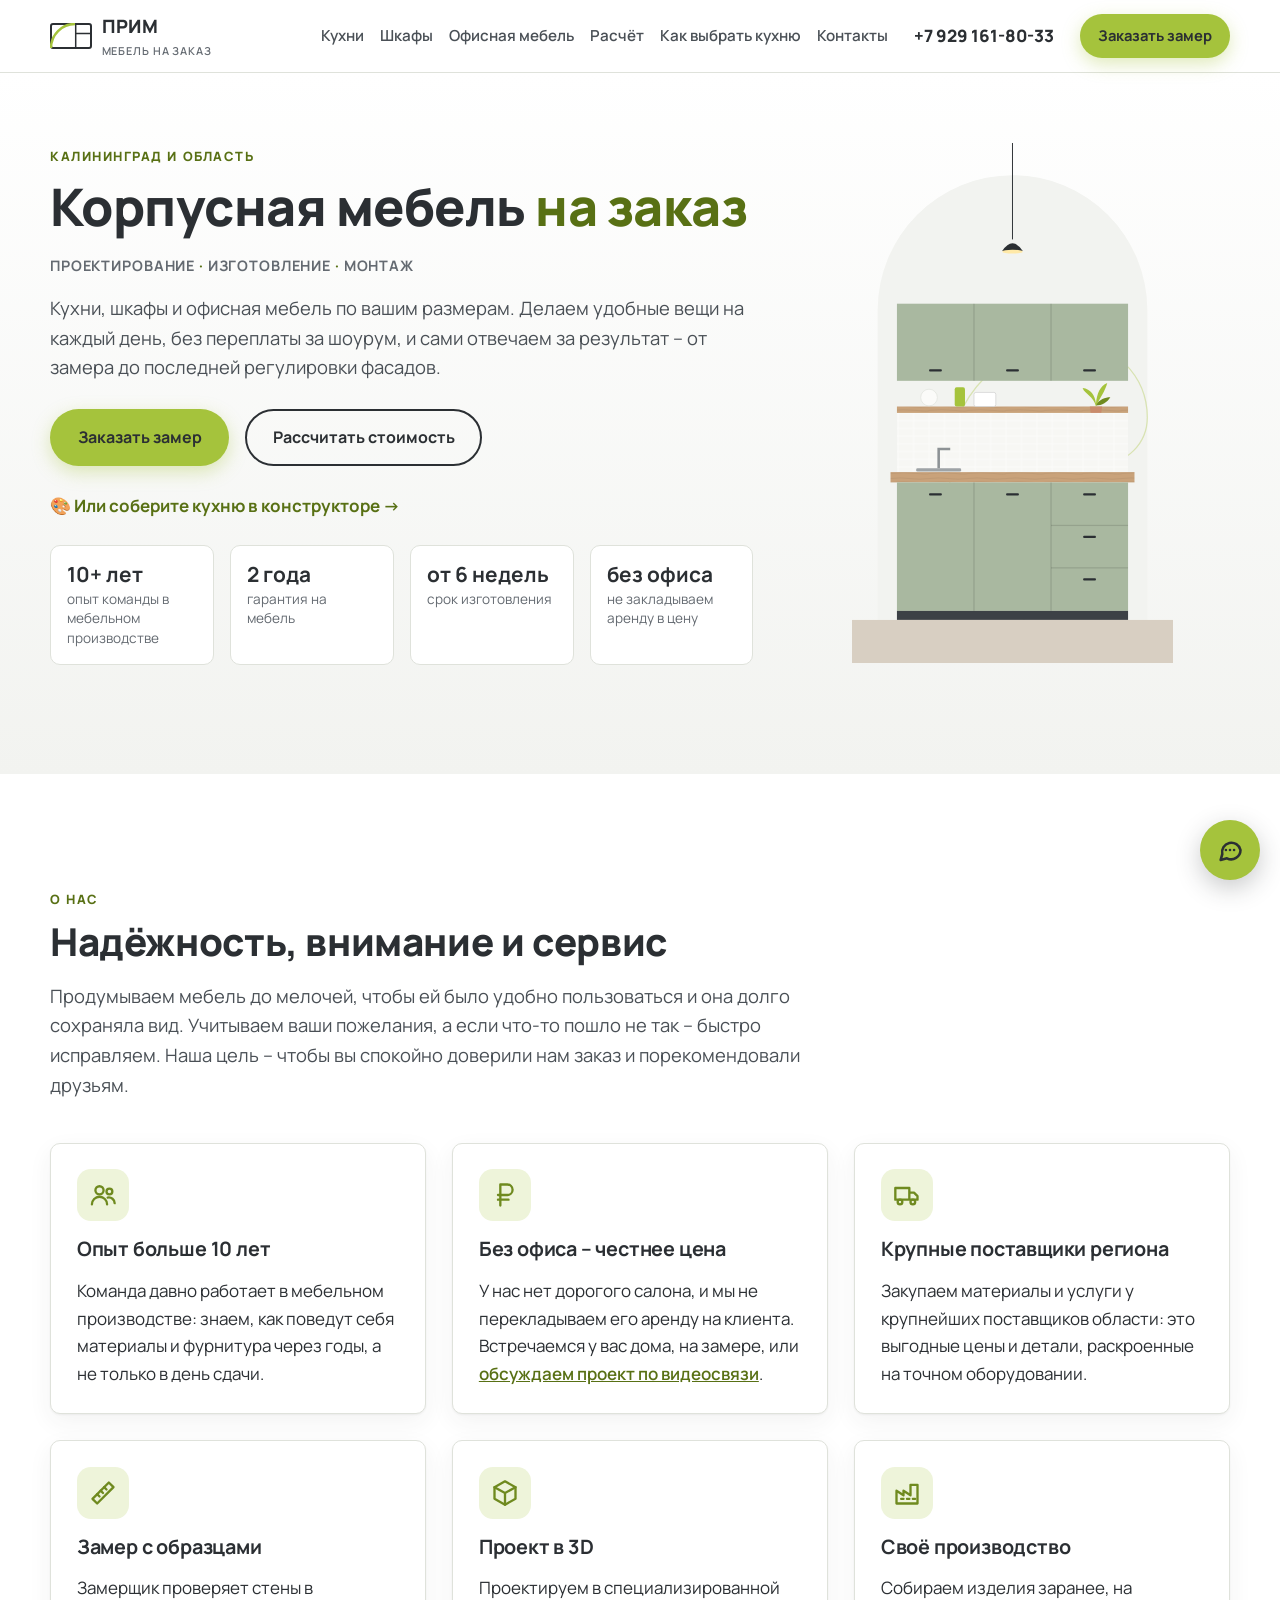
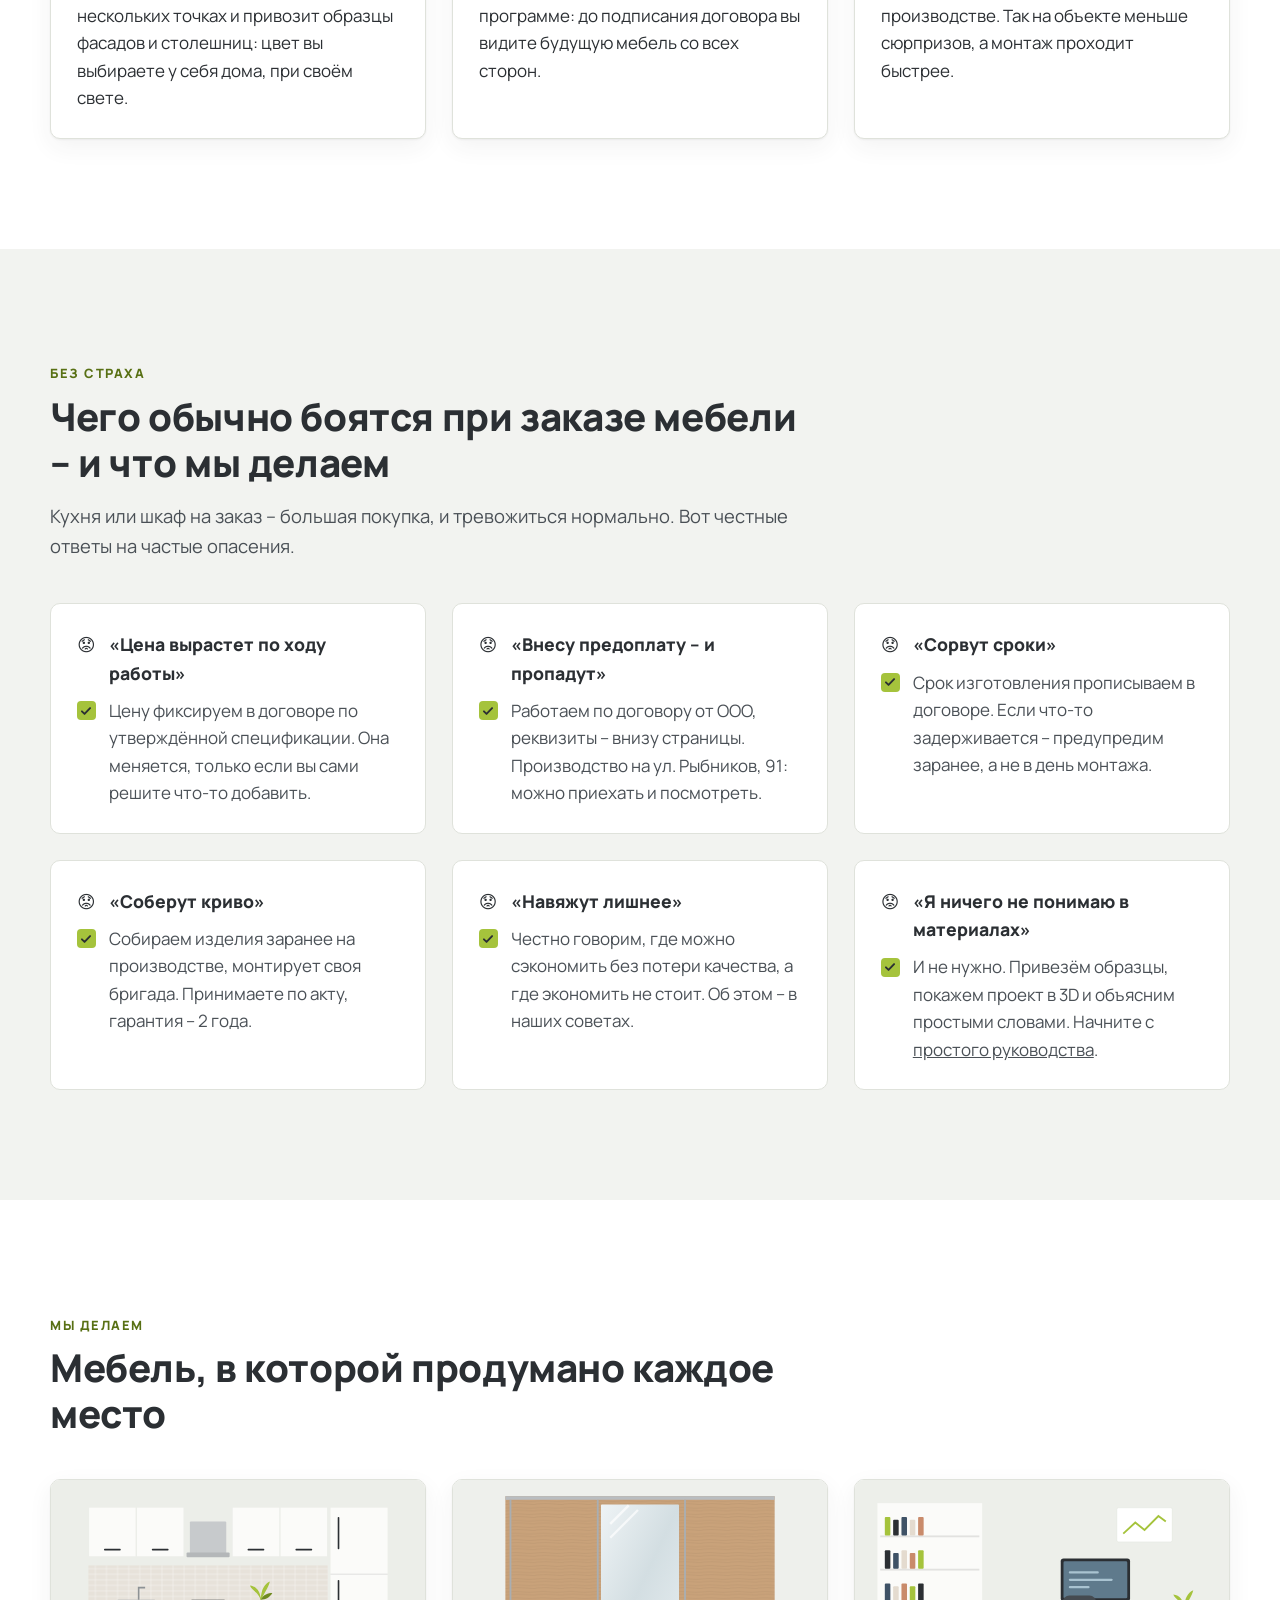
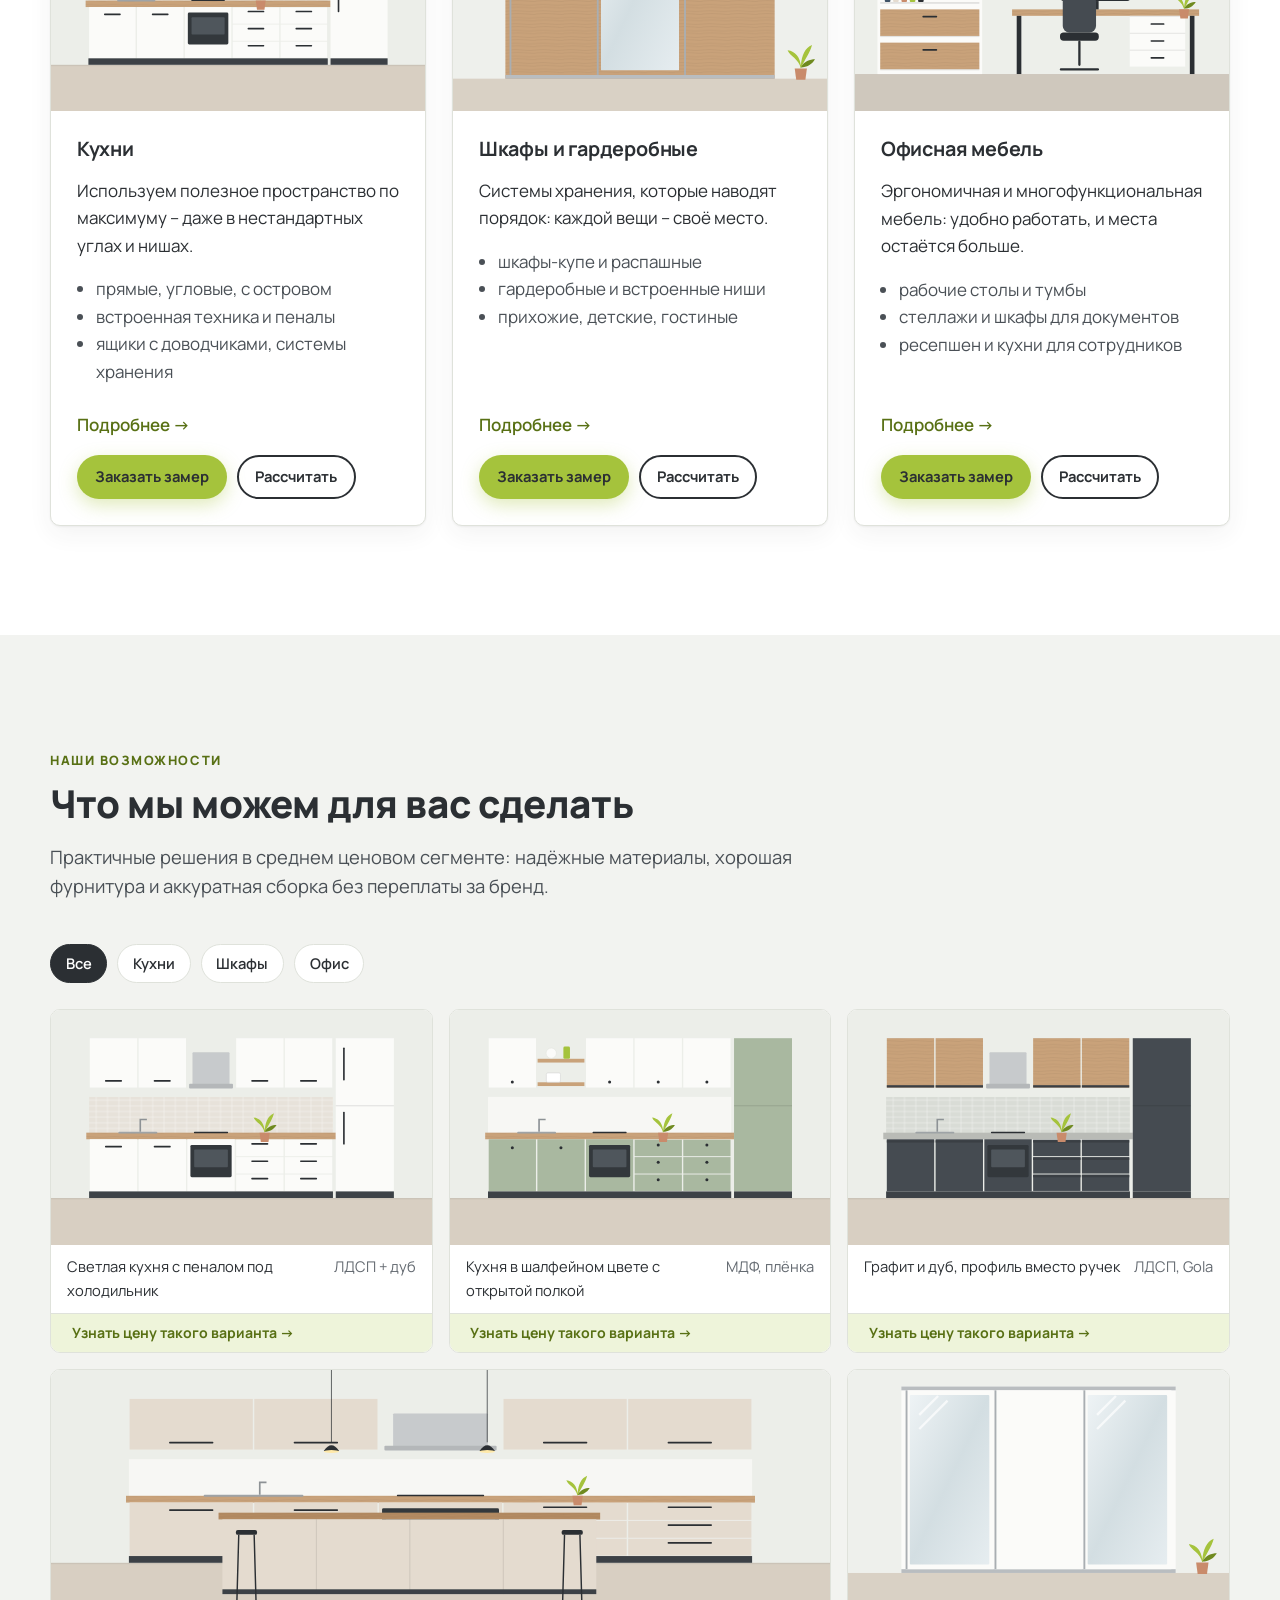
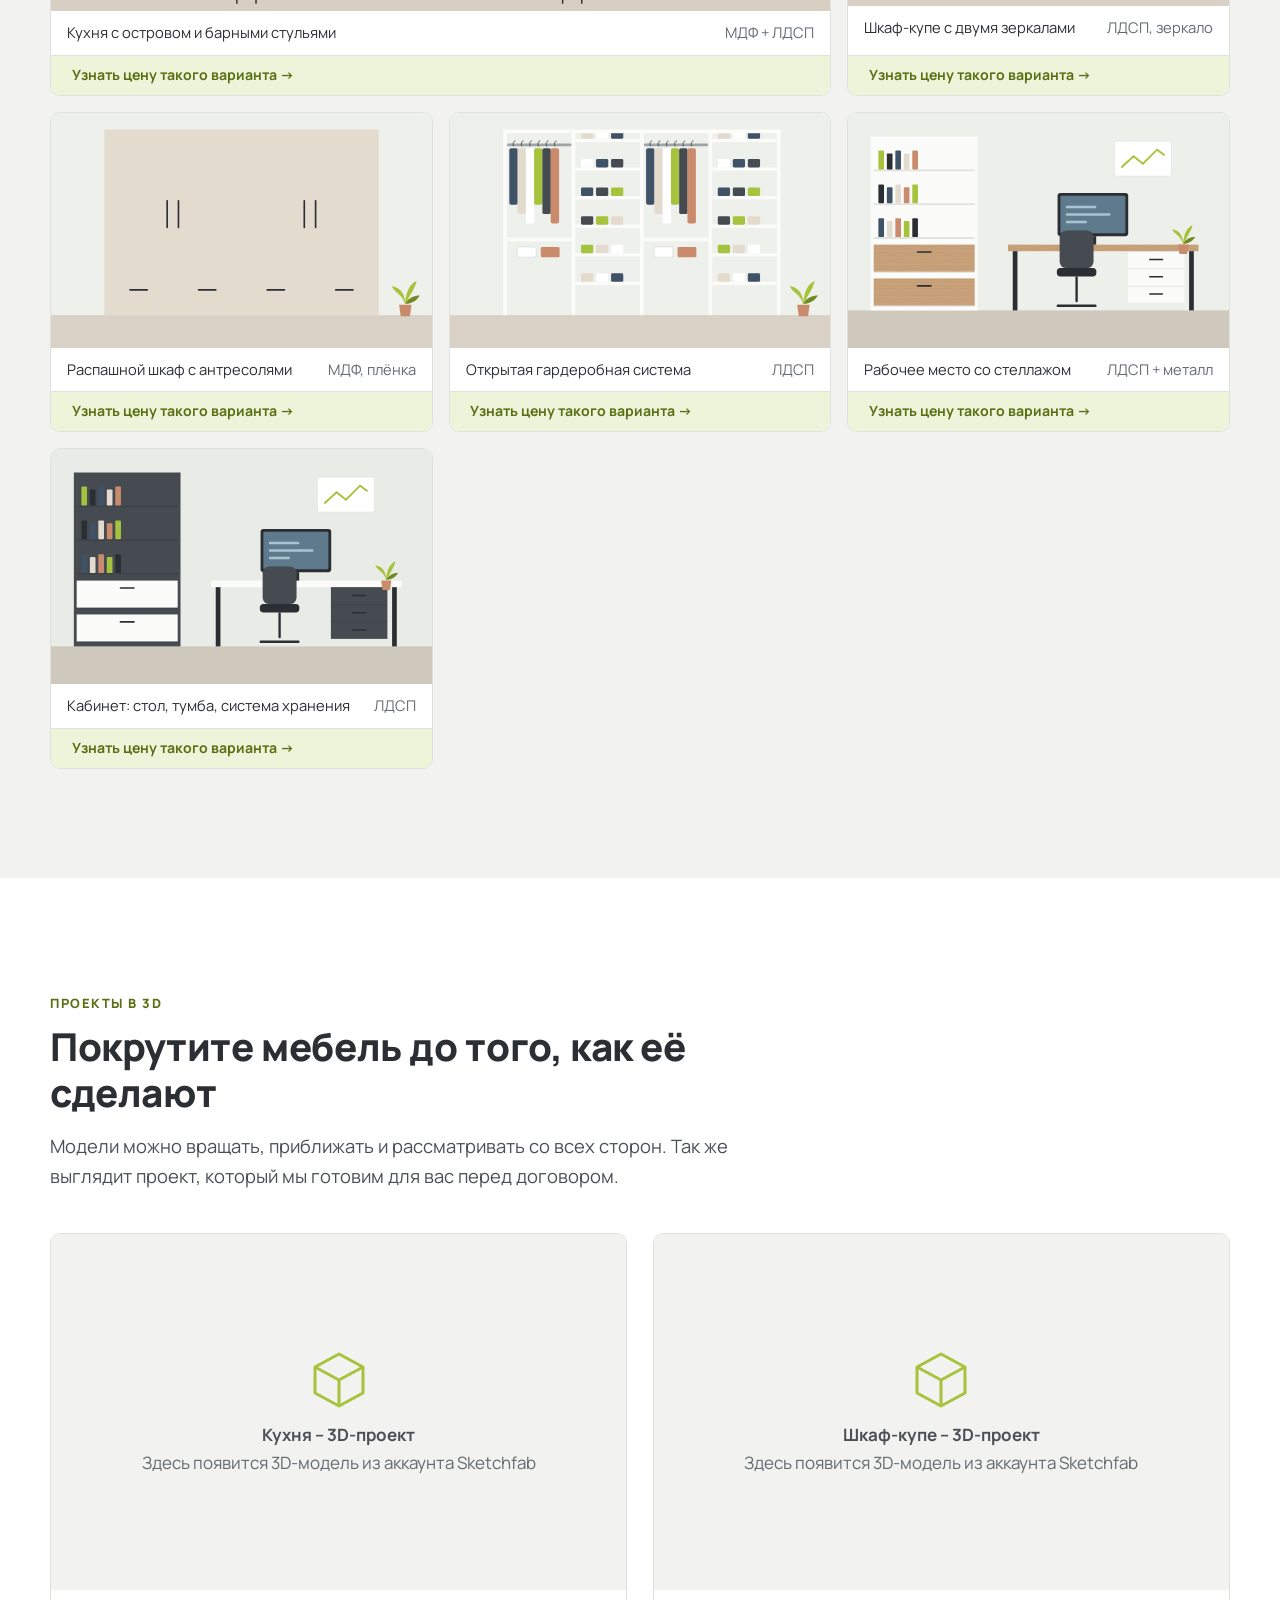
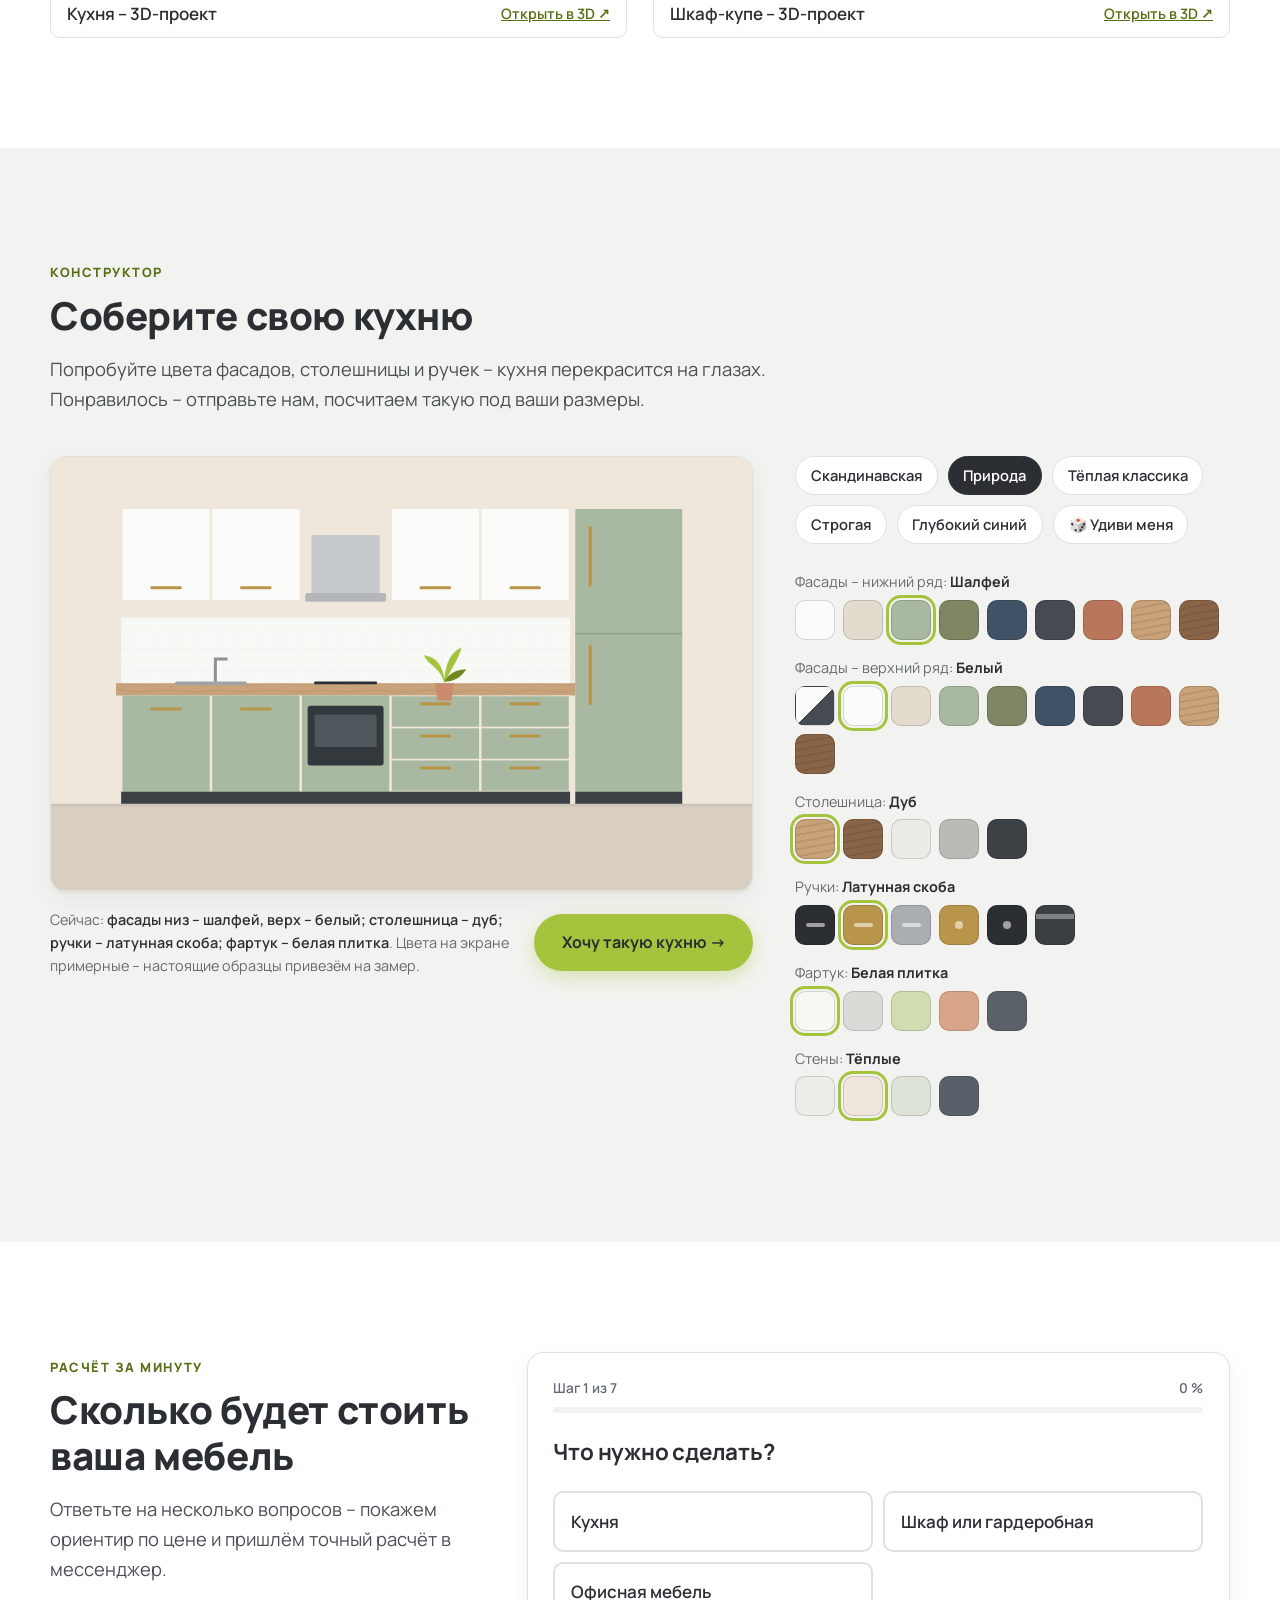
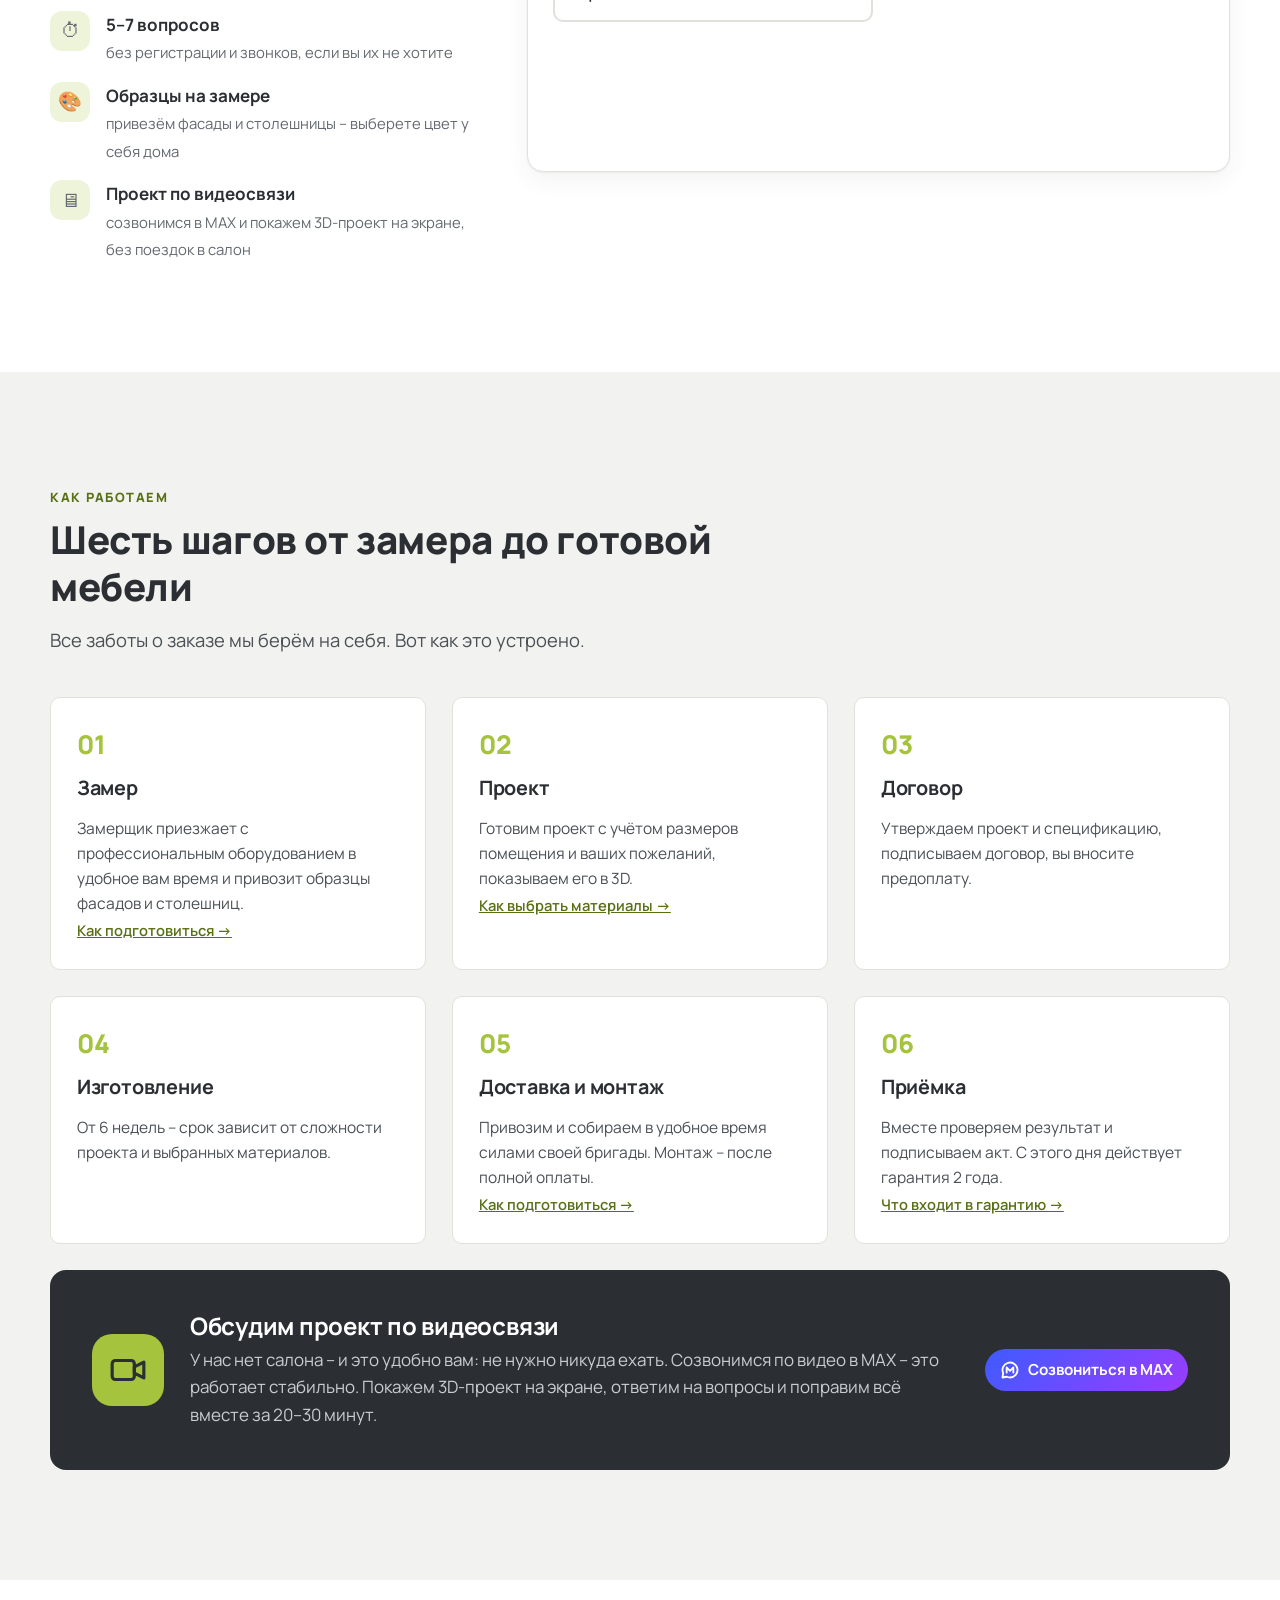
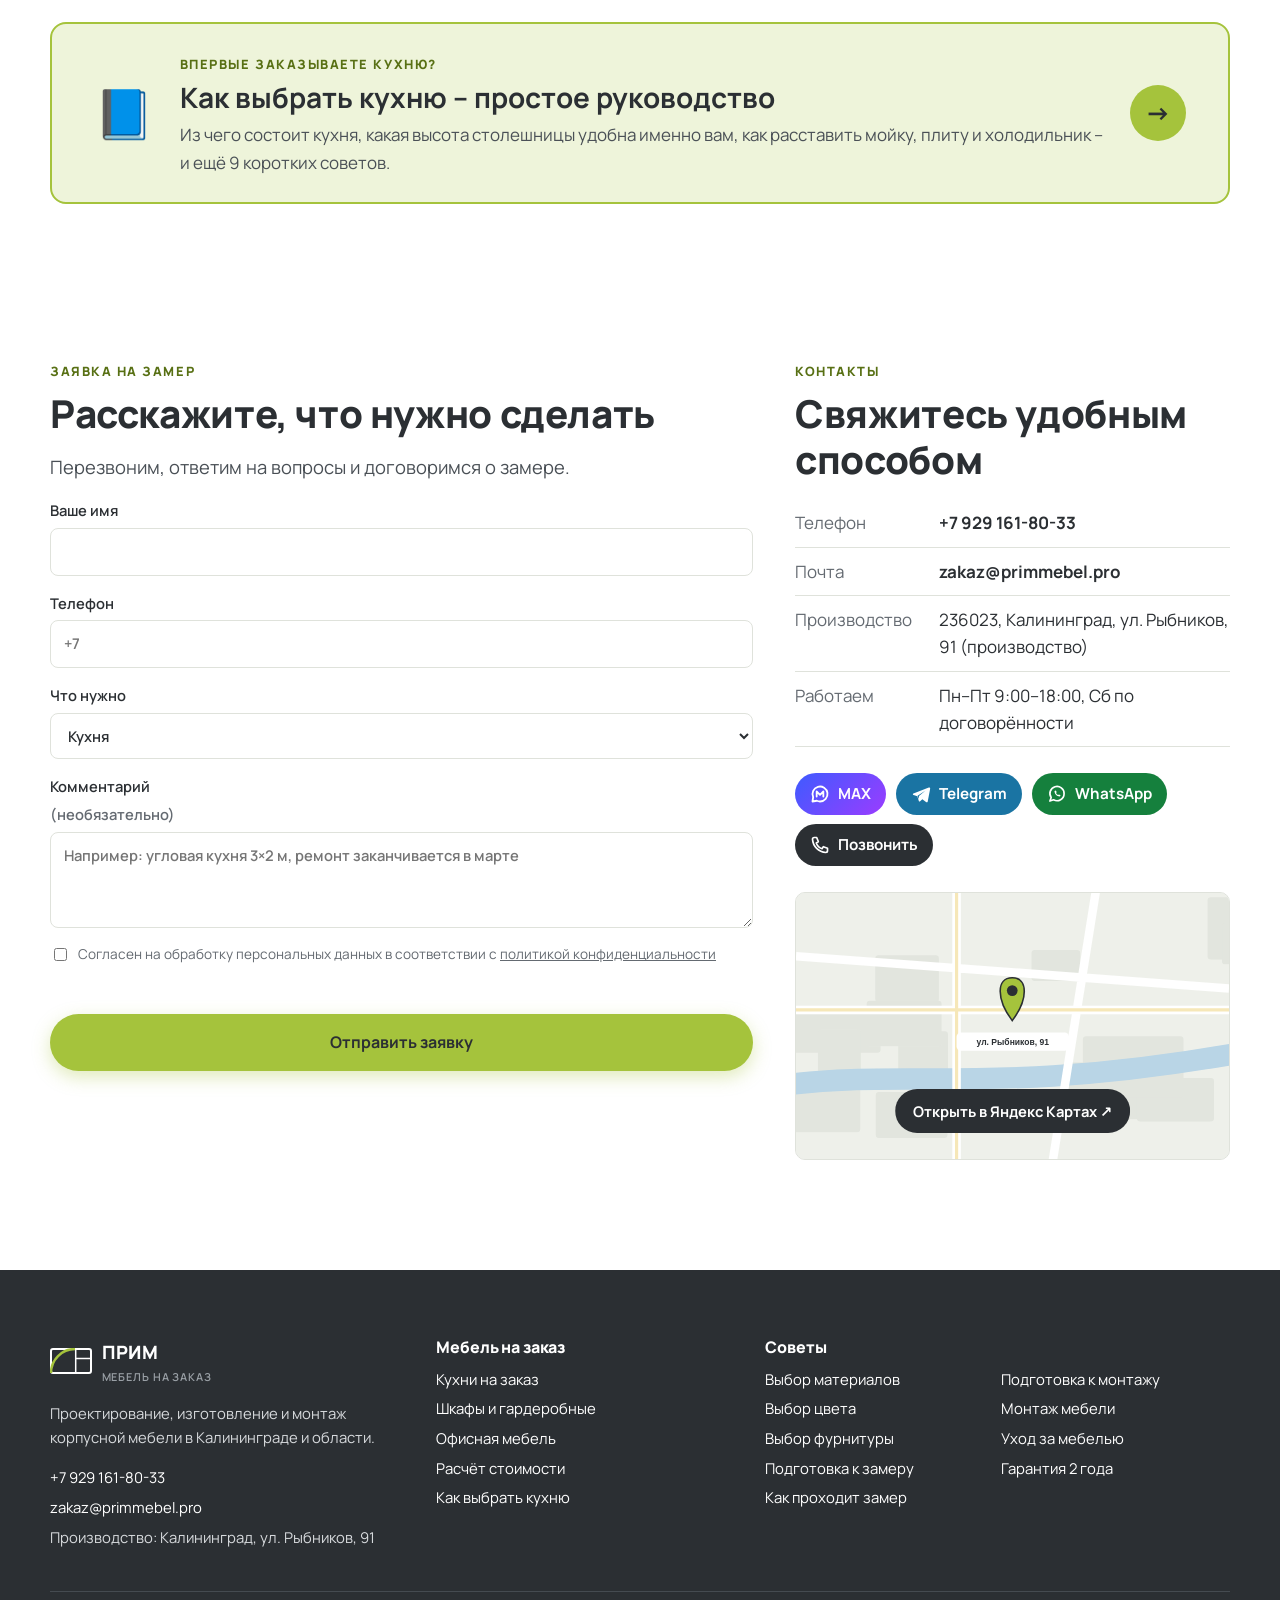
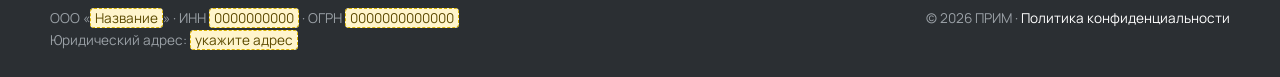
<file: index.html>
<!DOCTYPE html>
<html lang="ru">
<head>
<meta charset="utf-8">
<meta name="viewport" content="width=device-width, initial-scale=1">
<title>Кухни и шкафы на заказ в Калининграде – ПРИМ, корпусная мебель от производителя</title>
<meta name="description" content="Проектирование, изготовление и монтаж корпусной мебели в Калининграде и области: кухни, шкафы-купе, гардеробные, офисная мебель. Замер, 3D-проект, гарантия 2 года.">
<link rel="canonical" href="https://primmebel.pro/">
<meta property="og:type" content="website">
<meta property="og:locale" content="ru_RU">
<meta property="og:title" content="Кухни и шкафы на заказ в Калининграде – ПРИМ, корпусная мебель от производителя">
<meta property="og:description" content="Проектирование, изготовление и монтаж корпусной мебели в Калининграде и области: кухни, шкафы-купе, гардеробные, офисная мебель. Замер, 3D-проект, гарантия 2 года.">
<meta property="og:url" content="https://primmebel.pro/">
<meta name="theme-color" content="#A5C33C">
<!-- Подтверждение прав в Яндекс Вебмастере: <meta name="yandex-verification" content="КОД"> -->
<link rel="icon" href="img/favicon.svg" type="image/svg+xml">
<link rel="preconnect" href="https://fonts.googleapis.com">
<link rel="preconnect" href="https://fonts.gstatic.com" crossorigin>
<link href="https://fonts.googleapis.com/css2?family=Manrope:wght@400;600;700;800&display=swap" rel="stylesheet">
<link rel="stylesheet" href="css/style.css?v=b181d864">
<script type="application/ld+json">{"@context": "https://schema.org", "@type": "FurnitureStore", "name": "ПРИМ – мебель на заказ", "url": "https://primmebel.pro/", "telephone": "+7 929 161-80-33", "email": "zakaz@primmebel.pro", "description": "Проектирование, изготовление и монтаж корпусной мебели на заказ: кухни, шкафы, офисная мебель.", "address": {"@type": "PostalAddress", "streetAddress": "ул. Рыбников, 91", "addressLocality": "Калининград", "postalCode": "236023", "addressCountry": "RU"}, "areaServed": ["Калининград", "Калининградская область"], "sameAs": ["https://t.me/primmpro"]}</script>
</head>
<body>
<a class="skip" href="#main">Перейти к содержимому</a>
<header class="header">
  <div class="container">
    <a class="logo" href="index.html"><svg viewBox="0 0 42 26" aria-hidden="true"><rect x="1" y="1" width="40" height="24" rx="2" fill="none" stroke="#2B2F33" stroke-width="2"/><path d="M25.7 1v24M25.7 10.5h15.3" stroke="#2B2F33" stroke-width="1.5"/><path d="M1 25A24 24 0 0 1 25 1" fill="none" stroke="#A5C33C" stroke-width="2.5"/></svg><span>ПРИМ<small>мебель на заказ</small></span></a>
    <nav class="nav" id="nav" aria-label="Основное меню"><a href="kuhni.html">Кухни</a><a href="shkafy.html">Шкафы</a><a href="ofisnaya-mebel.html">Офисная мебель</a><a href="#raschet">Расчёт</a><a href="kak-vybrat-kuhnyu.html">Как выбрать кухню</a><a href="#kontakty">Контакты</a></nav>
    <a class="header-phone" data-phone href="tel:+79291618033">+7 929 161-80-33</a>
    <a class="btn btn-primary btn-sm" href="#zayavka" data-goal="zamer_click">Заказать замер</a>
    <button class="burger" type="button" aria-label="Меню" aria-expanded="false" aria-controls="nav"><span></span><span></span><span></span></button>
  </div>
</header>

<main id="main">
<section class="hero">
  <div class="container">
    <div class="hero-grid">
      <div>
        <span class="eyebrow">Калининград и область</span>
        <h1>Корпусная мебель <span>на заказ</span></h1>
        <p class="tagline">Проектирование <b>·</b> Изготовление <b>·</b> Монтаж</p>
        <p class="lead">Кухни, шкафы и офисная мебель по вашим размерам. Делаем удобные вещи на каждый день, без переплаты за шоурум, и сами отвечаем за результат – от замера до последней регулировки фасадов.</p>
        <div class="hero-actions">
          <a class="btn btn-primary" href="#zayavka" data-product="Кухня">Заказать замер</a>
          <a class="btn btn-ghost" href="#raschet" data-quiz='{"product":"kitchen"}'>Рассчитать стоимость</a>
        </div>
        <p class="hero-play"><a href="#konstruktor">🎨 Или соберите кухню в конструкторе →</a></p>
        <div class="facts">
          <div class="fact"><b>10+ лет</b><span>опыт команды в мебельном производстве</span></div>
          <div class="fact"><b>2 года</b><span>гарантия на мебель</span></div>
          <div class="fact"><b>от 6 недель</b><span>срок изготовления</span></div>
          <div class="fact"><b>без офиса</b><span>не закладываем аренду в цену</span></div>
        </div>
      </div>
      <div class="hero-art"><img src="img/hero.svg" alt="Кухня в шалфейном цвете с дубовой столешницей"></div>
    </div>
  </div>
</section>

<section class="section" id="o-nas">
  <div class="container">
    <div class="section-head">
      <span class="eyebrow">О нас</span>
      <h2>Надёжность, внимание и сервис</h2>
      <p class="lead">Продумываем мебель до мелочей, чтобы ей было удобно пользоваться и она долго сохраняла вид. Учитываем ваши пожелания, а если что-то пошло не так – быстро исправляем. Наша цель – чтобы вы спокойно доверили нам заказ и порекомендовали друзьям.</p>
    </div>
    <div class="grid-3">
      <div class="card"><div class="icon"><svg viewBox="0 0 24 24" fill="none" stroke="#6F8A1F" stroke-width="2" stroke-linecap="round" stroke-linejoin="round" aria-hidden="true"><circle cx="9" cy="8" r="3.5"/><path d="M2.5 20a6.5 6.5 0 0 1 13 0"/><circle cx="17.5" cy="9" r="2.5"/><path d="M16 14.2a5 5 0 0 1 6 4.8"/></svg></div><h3>Опыт больше 10 лет</h3><p>Команда давно работает в мебельном производстве: знаем, как поведут себя материалы и фурнитура через годы, а не только в день сдачи.</p></div>
      <div class="card"><div class="icon"><svg viewBox="0 0 24 24" fill="none" stroke="#6F8A1F" stroke-width="2" stroke-linecap="round" stroke-linejoin="round" aria-hidden="true"><path d="M8 21V3h6a4.5 4.5 0 0 1 0 9H6M6 16h9"/></svg></div><h3>Без офиса – честнее цена</h3><p>У нас нет дорогого салона, и мы не перекладываем его аренду на клиента. Встречаемся у вас дома, на замере, или <a href="#video">обсуждаем проект по видеосвязи</a>.</p></div>
      <div class="card"><div class="icon"><svg viewBox="0 0 24 24" fill="none" stroke="#6F8A1F" stroke-width="2" stroke-linecap="round" stroke-linejoin="round" aria-hidden="true"><path d="M2 6h12v10H2zM14 10h4l3 3v3h-7"/><circle cx="6" cy="18" r="2"/><circle cx="17" cy="18" r="2"/></svg></div><h3>Крупные поставщики региона</h3><p>Закупаем материалы и услуги у крупнейших поставщиков области: это выгодные цены и детали, раскроенные на точном оборудовании.</p></div>
      <div class="card"><div class="icon"><svg viewBox="0 0 24 24" fill="none" stroke="#6F8A1F" stroke-width="2" stroke-linecap="round" stroke-linejoin="round" aria-hidden="true"><path d="M3 17 17 3l4 4L7 21z"/><path d="M7 13l2 2M10 10l2 2M13 7l2 2"/></svg></div><h3>Замер с образцами</h3><p>Замерщик проверяет стены в нескольких точках и привозит образцы фасадов и столешниц: цвет вы выбираете у себя дома, при своём свете.</p></div>
      <div class="card"><div class="icon"><svg viewBox="0 0 24 24" fill="none" stroke="#6F8A1F" stroke-width="2" stroke-linecap="round" stroke-linejoin="round" aria-hidden="true"><path d="M12 2 21 7v10l-9 5-9-5V7z"/><path d="M3 7l9 5 9-5M12 12v10"/></svg></div><h3>Проект в 3D</h3><p>Проектируем в специализированной программе: до подписания договора вы видите будущую мебель со всех сторон.</p></div>
      <div class="card"><div class="icon"><svg viewBox="0 0 24 24" fill="none" stroke="#6F8A1F" stroke-width="2" stroke-linecap="round" stroke-linejoin="round" aria-hidden="true"><path d="M3 21V10l6 4V10l6 4V5h6v16z"/><path d="M7 17h2M12 17h2M17 17h2"/></svg></div><h3>Своё производство</h3><p>Собираем изделия заранее, на производстве. Так на объекте меньше сюрпризов, а монтаж проходит быстрее.</p></div>
    </div>
  </div>
</section>

<section class="section alt" id="bez-straha">
  <div class="container">
    <div class="section-head">
      <span class="eyebrow">Без страха</span>
      <h2>Чего обычно боятся при заказе мебели – и что мы делаем</h2>
      <p class="lead">Кухня или шкаф на заказ – большая покупка, и тревожиться нормально. Вот честные ответы на частые опасения.</p>
    </div>
    <div class="fears"><div class="fear"><p class="fear-q">«Цена вырастет по ходу работы»</p><p class="fear-a">Цену фиксируем в договоре по утверждённой спецификации. Она меняется, только если вы сами решите что-то добавить.</p></div><div class="fear"><p class="fear-q">«Внесу предоплату – и пропадут»</p><p class="fear-a">Работаем по договору от ООО, реквизиты – внизу страницы. Производство на ул. Рыбников, 91: можно приехать и посмотреть.</p></div><div class="fear"><p class="fear-q">«Сорвут сроки»</p><p class="fear-a">Срок изготовления прописываем в договоре. Если что-то задерживается – предупредим заранее, а не в день монтажа.</p></div><div class="fear"><p class="fear-q">«Соберут криво»</p><p class="fear-a">Собираем изделия заранее на производстве, монтирует своя бригада. Принимаете по акту, гарантия – 2 года.</p></div><div class="fear"><p class="fear-q">«Навяжут лишнее»</p><p class="fear-a">Честно говорим, где можно сэкономить без потери качества, а где экономить не стоит. Об этом – в наших советах.</p></div><div class="fear"><p class="fear-q">«Я ничего не понимаю в материалах»</p><p class="fear-a">И не нужно. Привезём образцы, покажем проект в 3D и объясним простыми словами. Начните с <a href="kak-vybrat-kuhnyu.html">простого руководства</a>.</p></div></div>
  </div>
</section>

<section class="section" id="my-delaem">
  <div class="container">
    <div class="section-head">
      <span class="eyebrow">Мы делаем</span>
      <h2>Мебель, в которой продумано каждое место</h2>
    </div>
    <div class="grid-3">
      <article class="card product">
        <div class="pic"><img src="img/kuhni.svg" alt="Кухня на заказ" loading="lazy"></div>
        <div class="body"><h3>Кухни</h3>
          <p>Используем полезное пространство по максимуму – даже в нестандартных углах и нишах.</p>
          <ul><li>прямые, угловые, с островом</li><li>встроенная техника и пеналы</li><li>ящики с доводчиками, системы хранения</li></ul>
          <p class="more-wrap"><a class="more" href="kuhni.html">Подробнее →</a></p><div class="actions"><a class="btn btn-primary btn-sm" href="#zayavka" data-product="Кухня">Заказать замер</a><a class="btn btn-ghost btn-sm" href="#raschet" data-quiz='{"product":"kitchen"}'>Рассчитать</a></div></div>
      </article>
      <article class="card product">
        <div class="pic"><img src="img/shkafy.svg" alt="Шкаф-купе на заказ" loading="lazy"></div>
        <div class="body"><h3>Шкафы и гардеробные</h3>
          <p>Системы хранения, которые наводят порядок: каждой вещи – своё место.</p>
          <ul><li>шкафы-купе и распашные</li><li>гардеробные и встроенные ниши</li><li>прихожие, детские, гостиные</li></ul>
          <p class="more-wrap"><a class="more" href="shkafy.html">Подробнее →</a></p><div class="actions"><a class="btn btn-primary btn-sm" href="#zayavka" data-product="Шкаф или гардеробная">Заказать замер</a><a class="btn btn-ghost btn-sm" href="#raschet" data-quiz='{"product":"wardrobe"}'>Рассчитать</a></div></div>
      </article>
      <article class="card product">
        <div class="pic"><img src="img/ofis.svg" alt="Офисная мебель на заказ" loading="lazy"></div>
        <div class="body"><h3>Офисная мебель</h3>
          <p>Эргономичная и многофункциональная мебель: удобно работать, и места остаётся больше.</p>
          <ul><li>рабочие столы и тумбы</li><li>стеллажи и шкафы для документов</li><li>ресепшен и кухни для сотрудников</li></ul>
          <p class="more-wrap"><a class="more" href="ofisnaya-mebel.html">Подробнее →</a></p><div class="actions"><a class="btn btn-primary btn-sm" href="#zayavka" data-product="Офисная мебель">Заказать замер</a><a class="btn btn-ghost btn-sm" href="#raschet" data-quiz='{"product":"office"}'>Рассчитать</a></div></div>
      </article>
    </div>
  </div>
</section>

<section class="section alt" id="vozmozhnosti">
  <div class="container">
    <div class="section-head">
      <span class="eyebrow">Наши возможности</span>
      <h2>Что мы можем для вас сделать</h2>
      <p class="lead">Практичные решения в среднем ценовом сегменте: надёжные материалы, хорошая фурнитура и аккуратная сборка без переплаты за бренд.</p>
    </div>
    <div class="filters" role="group" aria-label="Фильтр">
      <button class="chip" type="button" data-filter="all" aria-pressed="true">Все</button>
      <button class="chip" type="button" data-filter="kitchen" aria-pressed="false">Кухни</button>
      <button class="chip" type="button" data-filter="wardrobe" aria-pressed="false">Шкафы</button>
      <button class="chip" type="button" data-filter="office" aria-pressed="false">Офис</button>
    </div>
    <!-- Иллюстрации можно заменить фотографиями: положите .jpg в img/ и поменяйте src -->
    <div class="gallery"><figure data-cat="kitchen"><div class="ph"><img src="img/v-kuhnya-1.svg" alt="Светлая кухня с пеналом под холодильник" loading="lazy"></div><figcaption><span class="cap">Светлая кухня с пеналом под холодильник<span>ЛДСП + дуб</span></span><button type="button" class="est" data-estimate="{&quot;product&quot;: &quot;kitchen&quot;, &quot;shape&quot;: &quot;straight&quot;, &quot;length&quot;: 3.2, &quot;facade&quot;: &quot;ldsp&quot;, &quot;worktop&quot;: &quot;ldsp&quot;}"><u>Узнать цену такого варианта →</u></button></figcaption></figure><figure data-cat="kitchen"><div class="ph"><img src="img/v-kuhnya-2.svg" alt="Кухня в шалфейном цвете с открытой полкой" loading="lazy"></div><figcaption><span class="cap">Кухня в шалфейном цвете с открытой полкой<span>МДФ, плёнка</span></span><button type="button" class="est" data-estimate="{&quot;product&quot;: &quot;kitchen&quot;, &quot;shape&quot;: &quot;straight&quot;, &quot;length&quot;: 3.2, &quot;facade&quot;: &quot;mdf_film&quot;, &quot;worktop&quot;: &quot;ldsp&quot;}"><u>Узнать цену такого варианта →</u></button></figcaption></figure><figure data-cat="kitchen"><div class="ph"><img src="img/v-kuhnya-3.svg" alt="Графит и дуб, профиль вместо ручек" loading="lazy"></div><figcaption><span class="cap">Графит и дуб, профиль вместо ручек<span>ЛДСП, Gola</span></span><button type="button" class="est" data-estimate="{&quot;product&quot;: &quot;kitchen&quot;, &quot;shape&quot;: &quot;straight&quot;, &quot;length&quot;: 3.2, &quot;facade&quot;: &quot;ldsp&quot;, &quot;worktop&quot;: &quot;hpl&quot;}"><u>Узнать цену такого варианта →</u></button></figcaption></figure><figure data-cat="kitchen" class="wide"><div class="ph"><img src="img/v-kuhnya-4.svg" alt="Кухня с островом и барными стульями" loading="lazy"></div><figcaption><span class="cap">Кухня с островом и барными стульями<span>МДФ + ЛДСП</span></span><button type="button" class="est" data-estimate="{&quot;product&quot;: &quot;kitchen&quot;, &quot;shape&quot;: &quot;island&quot;, &quot;length&quot;: 4.5, &quot;facade&quot;: &quot;mdf_film&quot;, &quot;worktop&quot;: &quot;ldsp&quot;}"><u>Узнать цену такого варианта →</u></button></figcaption></figure><figure data-cat="wardrobe"><div class="ph"><img src="img/v-shkaf-1.svg" alt="Шкаф-купе с двумя зеркалами" loading="lazy"></div><figcaption><span class="cap">Шкаф-купе с двумя зеркалами<span>ЛДСП, зеркало</span></span><button type="button" class="est" data-estimate="{&quot;product&quot;: &quot;wardrobe&quot;, &quot;wtype&quot;: &quot;kupe&quot;, &quot;width&quot;: 2.4, &quot;facade&quot;: &quot;mirror&quot;}"><u>Узнать цену такого варианта →</u></button></figcaption></figure><figure data-cat="wardrobe"><div class="ph"><img src="img/v-shkaf-2.svg" alt="Распашной шкаф с антресолями" loading="lazy"></div><figcaption><span class="cap">Распашной шкаф с антресолями<span>МДФ, плёнка</span></span><button type="button" class="est" data-estimate="{&quot;product&quot;: &quot;wardrobe&quot;, &quot;wtype&quot;: &quot;swing&quot;, &quot;width&quot;: 2.4, &quot;facade&quot;: &quot;mdf_film&quot;}"><u>Узнать цену такого варианта →</u></button></figcaption></figure><figure data-cat="wardrobe"><div class="ph"><img src="img/v-shkaf-3.svg" alt="Открытая гардеробная система" loading="lazy"></div><figcaption><span class="cap">Открытая гардеробная система<span>ЛДСП</span></span><button type="button" class="est" data-estimate="{&quot;product&quot;: &quot;wardrobe&quot;, &quot;wtype&quot;: &quot;walkin&quot;, &quot;width&quot;: 3.0, &quot;facade&quot;: &quot;ldsp&quot;}"><u>Узнать цену такого варианта →</u></button></figcaption></figure><figure data-cat="office"><div class="ph"><img src="img/v-ofis-1.svg" alt="Рабочее место со стеллажом" loading="lazy"></div><figcaption><span class="cap">Рабочее место со стеллажом<span>ЛДСП + металл</span></span><button type="button" class="est" data-estimate="{&quot;product&quot;: &quot;office&quot;, &quot;items&quot;: [&quot;desks&quot;, &quot;docs&quot;]}"><u>Узнать цену такого варианта →</u></button></figcaption></figure><figure data-cat="office"><div class="ph"><img src="img/v-ofis-2.svg" alt="Кабинет: стол, тумба, система хранения" loading="lazy"></div><figcaption><span class="cap">Кабинет: стол, тумба, система хранения<span>ЛДСП</span></span><button type="button" class="est" data-estimate="{&quot;product&quot;: &quot;office&quot;, &quot;items&quot;: [&quot;desks&quot;, &quot;pedestals&quot;, &quot;docs&quot;]}"><u>Узнать цену такого варианта →</u></button></figcaption></figure></div>
  </div>
</section>

<section class="section" id="proekty-3d">
  <div class="container">
    <div class="section-head">
      <span class="eyebrow">Проекты в 3D</span>
      <h2>Покрутите мебель до того, как её сделают</h2>
      <p class="lead">Модели можно вращать, приближать и рассматривать со всех сторон. Так же выглядит проект, который мы готовим для вас перед договором.</p>
    </div>
    <div class="models" id="models"></div>
  </div>
</section>

<section class="section alt" id="konstruktor">
  <div class="container">
    <div class="section-head">
      <span class="eyebrow">Конструктор</span>
      <h2>Соберите свою кухню</h2>
      <p class="lead">Попробуйте цвета фасадов, столешницы и ручек – кухня перекрасится на глазах. Понравилось – отправьте нам, посчитаем такую под ваши размеры.</p>
    </div>
    <div class="cfg" id="cfg">
      <div>
        <div class="cfg-art" data-h="bar"><svg class="cfg-svg" role="img" aria-label="Кухня, которую вы собираете" xmlns="http://www.w3.org/2000/svg" viewBox="0 0 809 500"><defs><pattern id="cfgwood" width="60" height="14" patternUnits="userSpaceOnUse"><path d="M0 4 Q15 2 30 4 T60 4 M0 10 Q20 8 40 10 T60 10" stroke="#000" stroke-opacity=".07" fill="none" stroke-width="1.2"/></pattern><pattern id="cfgtile" width="24" height="12" patternUnits="userSpaceOnUse"><rect width="24" height="12" fill="none" stroke="#fff" stroke-opacity=".7" stroke-width="1"/></pattern><linearGradient id="cfgglass" x1="0" y1="0" x2="1" y2="1"><stop offset="0" stop-color="#E8F0F2"/><stop offset="1" stop-color="#C9D6DA"/></linearGradient><linearGradient id="cfgmirror" x1="0" y1="0" x2="1" y2="1"><stop offset="0" stop-color="#EEF3F5"/><stop offset=".5" stop-color="#D3DEE2"/><stop offset="1" stop-color="#E6EDF0"/></linearGradient></defs><rect x="0.0" y="0.0" width="809.0" height="500.0" rx="0" data-v="cf-wall" style="fill:var(--cf-wall)" /><rect x="0.0" y="400.0" width="809.0" height="100.0" rx="0" fill="#D8CFC2" /><rect x="0.0" y="400.0" width="809.0" height="3.0" rx="0" fill="#000" fill-opacity=".06"/><rect x="80.9" y="185.0" width="517.8" height="90.0" rx="0" data-v="cf-bs" style="fill:var(--cf-bs)" /><rect x="80.9" y="185.0" width="517.8" height="90.0" rx="0" fill="url(#cfgtile)" /><rect x="82.4" y="60.0" width="100.6" height="105.0" rx="0" data-v="cf-up" style="fill:var(--cf-up)" /><rect x="82.4" y="60.0" width="100.6" height="105.0" rx="0" fill="url(#cfgwood)" style="opacity:var(--cf-up-wood,0)"/><g class="h-bar"><rect x="114.6" y="149.0" width="36.2" height="3.5" rx="1.5" data-v="cf-h" style="fill:var(--cf-h)" /></g><g class="h-knob"><circle cx="132.7" cy="153.0" r="3.4" style="fill:var(--cf-h)"/></g><g class="h-profile"><rect x="82.4" y="160.0" width="100.6" height="5.0" rx="0" fill="#3A3F44" /></g><rect x="186.0" y="60.0" width="100.6" height="105.0" rx="0" data-v="cf-up" style="fill:var(--cf-up)" /><rect x="186.0" y="60.0" width="100.6" height="105.0" rx="0" fill="url(#cfgwood)" style="opacity:var(--cf-up-wood,0)"/><g class="h-bar"><rect x="218.1" y="149.0" width="36.2" height="3.5" rx="1.5" data-v="cf-h" style="fill:var(--cf-h)" /></g><g class="h-knob"><circle cx="236.2" cy="153.0" r="3.4" style="fill:var(--cf-h)"/></g><g class="h-profile"><rect x="186.0" y="160.0" width="100.6" height="5.0" rx="0" fill="#3A3F44" /></g><rect x="300.4" y="90.0" width="78.7" height="75.0" rx="2" fill="#C7CACC" /><rect x="293.2" y="157.0" width="93.2" height="10.0" rx="2" fill="#B4B7B9" /><rect x="393.1" y="60.0" width="100.6" height="105.0" rx="0" data-v="cf-up" style="fill:var(--cf-up)" /><rect x="393.1" y="60.0" width="100.6" height="105.0" rx="0" fill="url(#cfgwood)" style="opacity:var(--cf-up-wood,0)"/><g class="h-bar"><rect x="425.2" y="149.0" width="36.2" height="3.5" rx="1.5" data-v="cf-h" style="fill:var(--cf-h)" /></g><g class="h-knob"><circle cx="443.3" cy="153.0" r="3.4" style="fill:var(--cf-h)"/></g><g class="h-profile"><rect x="393.1" y="160.0" width="100.6" height="5.0" rx="0" fill="#3A3F44" /></g><rect x="496.6" y="60.0" width="100.6" height="105.0" rx="0" data-v="cf-up" style="fill:var(--cf-up)" /><rect x="496.6" y="60.0" width="100.6" height="105.0" rx="0" fill="url(#cfgwood)" style="opacity:var(--cf-up-wood,0)"/><g class="h-bar"><rect x="528.8" y="149.0" width="36.2" height="3.5" rx="1.5" data-v="cf-h" style="fill:var(--cf-h)" /></g><g class="h-knob"><circle cx="546.9" cy="153.0" r="3.4" style="fill:var(--cf-h)"/></g><g class="h-profile"><rect x="496.6" y="160.0" width="100.6" height="5.0" rx="0" fill="#3A3F44" /></g><rect x="74.9" y="261.0" width="529.8" height="14.0" rx="0" data-v="cf-top" style="fill:var(--cf-top)" /><rect x="74.9" y="261.0" width="529.8" height="14.0" rx="0" fill="url(#cfgwood)" style="opacity:var(--cf-top-wood,0)"/><rect x="143.0" y="259.0" width="82.8" height="4.0" rx="2" fill="#9EA3A6" /><path d="M189.6 259.0 v-26 h14" stroke="#8D9295" stroke-width="3.5" fill="none"/><rect x="303.5" y="259.0" width="72.5" height="3.0" rx="1" fill="#2B2F33" /><rect x="82.4" y="275.0" width="100.6" height="111.0" rx="0" data-v="cf-low" style="fill:var(--cf-low)" /><rect x="82.4" y="275.0" width="100.6" height="111.0" rx="0" fill="url(#cfgwood)" style="opacity:var(--cf-low-wood,0)"/><g class="h-bar"><rect x="114.6" y="289.0" width="36.2" height="3.5" rx="1.5" data-v="cf-h" style="fill:var(--cf-h)" /></g><g class="h-knob"><circle cx="132.7" cy="293.0" r="3.4" style="fill:var(--cf-h)"/></g><g class="h-profile"><rect x="82.4" y="277.0" width="100.6" height="5.0" rx="0" fill="#3A3F44" /></g><rect x="186.0" y="275.0" width="100.6" height="111.0" rx="0" data-v="cf-low" style="fill:var(--cf-low)" /><rect x="186.0" y="275.0" width="100.6" height="111.0" rx="0" fill="url(#cfgwood)" style="opacity:var(--cf-low-wood,0)"/><g class="h-bar"><rect x="218.1" y="289.0" width="36.2" height="3.5" rx="1.5" data-v="cf-h" style="fill:var(--cf-h)" /></g><g class="h-knob"><circle cx="236.2" cy="293.0" r="3.4" style="fill:var(--cf-h)"/></g><g class="h-profile"><rect x="186.0" y="277.0" width="100.6" height="5.0" rx="0" fill="#3A3F44" /></g><rect x="289.5" y="275.0" width="100.6" height="111.0" rx="0" data-v="cf-low" style="fill:var(--cf-low)" /><rect x="289.5" y="275.0" width="100.6" height="111.0" rx="0" fill="url(#cfgwood)" style="opacity:var(--cf-low-wood,0)"/><rect x="296.0" y="287.0" width="87.6" height="68.8" rx="3" fill="#33383C" /><rect x="304.0" y="297.0" width="71.6" height="37.5" rx="2" fill="#4F565C" /><rect x="393.1" y="276.0" width="100.6" height="35.0" rx="0" data-v="cf-low" style="fill:var(--cf-low)" /><rect x="393.1" y="276.0" width="100.6" height="35.0" rx="0" fill="url(#cfgwood)" style="opacity:var(--cf-low-wood,0)"/><g class="h-bar"><rect x="425.2" y="283.0" width="36.2" height="3.5" rx="1.5" data-v="cf-h" style="fill:var(--cf-h)" /></g><g class="h-knob"><circle cx="443.3" cy="287.0" r="3.4" style="fill:var(--cf-h)"/></g><g class="h-profile"><rect x="393.1" y="277.0" width="100.6" height="5.0" rx="0" fill="#3A3F44" /></g><rect x="393.1" y="313.0" width="100.6" height="35.0" rx="0" data-v="cf-low" style="fill:var(--cf-low)" /><rect x="393.1" y="313.0" width="100.6" height="35.0" rx="0" fill="url(#cfgwood)" style="opacity:var(--cf-low-wood,0)"/><g class="h-bar"><rect x="425.2" y="320.0" width="36.2" height="3.5" rx="1.5" data-v="cf-h" style="fill:var(--cf-h)" /></g><g class="h-knob"><circle cx="443.3" cy="324.0" r="3.4" style="fill:var(--cf-h)"/></g><g class="h-profile"><rect x="393.1" y="314.0" width="100.6" height="5.0" rx="0" fill="#3A3F44" /></g><rect x="393.1" y="350.0" width="100.6" height="35.0" rx="0" data-v="cf-low" style="fill:var(--cf-low)" /><rect x="393.1" y="350.0" width="100.6" height="35.0" rx="0" fill="url(#cfgwood)" style="opacity:var(--cf-low-wood,0)"/><g class="h-bar"><rect x="425.2" y="357.0" width="36.2" height="3.5" rx="1.5" data-v="cf-h" style="fill:var(--cf-h)" /></g><g class="h-knob"><circle cx="443.3" cy="361.0" r="3.4" style="fill:var(--cf-h)"/></g><g class="h-profile"><rect x="393.1" y="351.0" width="100.6" height="5.0" rx="0" fill="#3A3F44" /></g><rect x="496.6" y="276.0" width="100.6" height="35.0" rx="0" data-v="cf-low" style="fill:var(--cf-low)" /><rect x="496.6" y="276.0" width="100.6" height="35.0" rx="0" fill="url(#cfgwood)" style="opacity:var(--cf-low-wood,0)"/><g class="h-bar"><rect x="528.8" y="283.0" width="36.2" height="3.5" rx="1.5" data-v="cf-h" style="fill:var(--cf-h)" /></g><g class="h-knob"><circle cx="546.9" cy="287.0" r="3.4" style="fill:var(--cf-h)"/></g><g class="h-profile"><rect x="496.6" y="277.0" width="100.6" height="5.0" rx="0" fill="#3A3F44" /></g><rect x="496.6" y="313.0" width="100.6" height="35.0" rx="0" data-v="cf-low" style="fill:var(--cf-low)" /><rect x="496.6" y="313.0" width="100.6" height="35.0" rx="0" fill="url(#cfgwood)" style="opacity:var(--cf-low-wood,0)"/><g class="h-bar"><rect x="528.8" y="320.0" width="36.2" height="3.5" rx="1.5" data-v="cf-h" style="fill:var(--cf-h)" /></g><g class="h-knob"><circle cx="546.9" cy="324.0" r="3.4" style="fill:var(--cf-h)"/></g><g class="h-profile"><rect x="496.6" y="314.0" width="100.6" height="5.0" rx="0" fill="#3A3F44" /></g><rect x="496.6" y="350.0" width="100.6" height="35.0" rx="0" data-v="cf-low" style="fill:var(--cf-low)" /><rect x="496.6" y="350.0" width="100.6" height="35.0" rx="0" fill="url(#cfgwood)" style="opacity:var(--cf-low-wood,0)"/><g class="h-bar"><rect x="528.8" y="357.0" width="36.2" height="3.5" rx="1.5" data-v="cf-h" style="fill:var(--cf-h)" /></g><g class="h-knob"><circle cx="546.9" cy="361.0" r="3.4" style="fill:var(--cf-h)"/></g><g class="h-profile"><rect x="496.6" y="351.0" width="100.6" height="5.0" rx="0" fill="#3A3F44" /></g><rect x="80.9" y="386.0" width="517.8" height="14.0" rx="0" fill="#3C4146" /><rect x="604.7" y="60.0" width="123.4" height="326.0" rx="0" data-v="cf-low" style="fill:var(--cf-low)" /><rect x="604.7" y="60.0" width="123.4" height="326.0" rx="0" fill="url(#cfgwood)" style="opacity:var(--cf-low-wood,0)"/><rect x="604.7" y="202.8" width="123.4" height="2.0" rx="0" fill="#000" fill-opacity=".12"/><g class="h-bar"><rect x="620.2" y="80.0" width="3.5" height="70.0" rx="1.5" data-v="cf-h" style="fill:var(--cf-h)" /></g><g class="h-knob"><circle cx="622.2" cy="115.0" r="3.4" style="fill:var(--cf-h)"/></g><g class="h-bar"><rect x="620.2" y="216.4" width="3.5" height="70.0" rx="1.5" data-v="cf-h" style="fill:var(--cf-h)" /></g><g class="h-knob"><circle cx="622.2" cy="251.4" r="3.4" style="fill:var(--cf-h)"/></g><rect x="604.7" y="386.0" width="123.4" height="14.0" rx="0" fill="#3C4146" /><g transform="translate(453.68719999999996,261.0) scale(0.9)"><path d="M-12 0 h24 l-3 22 h-18z" fill="#C98B6B"/><path d="M0 0 C-4 -20 -22 -24 -26 -36 C-10 -34 -2 -22 0 -6 C2 -26 8 -40 22 -46 C18 -30 8 -18 0 0z" fill="#A5C33C"/><path d="M0 -2 C6 -14 18 -18 28 -18 C22 -8 12 -2 0 -2z" fill="#6F8A1F"/></g></svg></div>
        <div class="cfg-bottom">
          <p class="cfg-note">Сейчас: <span class="cfg-sum"></span>. Цвета на экране примерные – настоящие образцы привезём на замер.</p>
          <button type="button" class="btn btn-primary cfg-want">Хочу такую кухню →</button>
        </div>
      </div>
      <div class="cfg-ctrl"><noscript>Конструктор работает с включённым JavaScript.</noscript></div>
    </div>
  </div>
</section>

<section class="section" id="raschet">
  <div class="container quiz-wrap">
    <div>
      <span class="eyebrow">Расчёт за минуту</span>
      <h2>Сколько будет стоить ваша мебель</h2>
      <p class="lead">Ответьте на несколько вопросов – покажем ориентир по цене и пришлём точный расчёт в мессенджер.</p>
      <ul class="quiz-perks">
        <li><span class="ico">⏱</span><div><b>5–7 вопросов</b><span>без регистрации и звонков, если вы их не хотите</span></div></li>
        <li><span class="ico">🎨</span><div><b>Образцы на замере</b><span>привезём фасады и столешницы – выберете цвет у себя дома</span></div></li>
        <li><span class="ico">🖥</span><div><b>Проект по видеосвязи</b><span>созвонимся в MAX и покажем 3D-проект на экране, без поездок в салон</span></div></li>
      </ul>
    </div>
    <div class="quiz" id="quiz" aria-live="polite">
      <noscript>Для расчёта включите JavaScript или позвоните: +7 929 161-80-33</noscript>
    </div>
  </div>
</section>

<section class="section alt" id="etapy">
  <div class="container">
    <div class="section-head">
      <span class="eyebrow">Как работаем</span>
      <h2>Шесть шагов от замера до готовой мебели</h2>
      <p class="lead">Все заботы о заказе мы берём на себя. Вот как это устроено.</p>
    </div>
    <ol class="steps">
      <li><h3>Замер</h3><p>Замерщик приезжает с профессиональным оборудованием в удобное вам время и привозит образцы фасадов и столешниц.</p><a href="sovety/podgotovka-k-zameru.html">Как подготовиться →</a></li>
      <li><h3>Проект</h3><p>Готовим проект с учётом размеров помещения и ваших пожеланий, показываем его в 3D.</p><a href="sovety/vybor-materialov.html">Как выбрать материалы →</a></li>
      <li><h3>Договор</h3><p>Утверждаем проект и спецификацию, подписываем договор, вы вносите предоплату.</p></li>
      <li><h3>Изготовление</h3><p>От 6 недель – срок зависит от сложности проекта и выбранных материалов.</p></li>
      <li><h3>Доставка и монтаж</h3><p>Привозим и собираем в удобное время силами своей бригады. Монтаж – после полной оплаты.</p><a href="sovety/podgotovka-k-montazhu.html">Как подготовиться →</a></li>
      <li><h3>Приёмка</h3><p>Вместе проверяем результат и подписываем акт. С этого дня действует гарантия 2 года.</p><a href="sovety/garantiya.html">Что входит в гарантию →</a></li>
    </ol>
  <div class="mt"><div class="video-band" id="video">
      <div class="cam"><svg viewBox="0 0 24 24" fill="none" stroke="#2B2F33" stroke-width="2" stroke-linecap="round" stroke-linejoin="round" aria-hidden="true"><rect x="2" y="6" width="14" height="12" rx="2"/><path d="m16 10 6-3v10l-6-3z"/></svg></div>
      <div>
        <h3>Обсудим проект по видеосвязи</h3>
        <p>У нас нет салона – и это удобно вам: не нужно никуда ехать. Созвонимся по видео в MAX – это работает стабильно. Покажем 3D-проект на экране, ответим на вопросы и поправим всё вместе за 20–30 минут.</p>
      </div>
      <div class="messengers">
        <a class="mbtn max" target="_blank" rel="noopener" data-goal="video_call" data-icon="max" data-link="max" href="https://max.ru/">Созвониться в MAX</a>
      </div>
    </div>
  </div>
  </div>
</section>

<section class="section guide-band" id="rukovodstvo">
  <div class="container">
    <a class="guide-card" href="kak-vybrat-kuhnyu.html">
      <span class="guide-ico" aria-hidden="true">📘</span>
      <span class="guide-txt"><span class="eyebrow">Впервые заказываете кухню?</span>
        <b>Как выбрать кухню – простое руководство</b>
        <span>Из чего состоит кухня, какая высота столешницы удобна именно вам, как расставить мойку, плиту и холодильник – и ещё 9 коротких советов.</span></span>
      <span class="guide-go" aria-hidden="true">→</span>
    </a>
  </div>
</section>

<section class="section" id="kontakty">
  <div class="container grid-2">
    <div id="zayavka">
      <span class="eyebrow">Заявка на замер</span>
      <h2>Расскажите, что нужно сделать</h2>
      <p class="lead">Перезвоним, ответим на вопросы и договоримся о замере.</p>
      <form class="form" id="lead-form" novalidate>
        <label>Ваше имя<input name="name" type="text" autocomplete="name" required></label>
        <label>Телефон<input name="phone" type="tel" autocomplete="tel" inputmode="tel" placeholder="+7" required></label>
        <label>Что нужно
          <select name="product"><option>Кухня</option><option>Шкаф или гардеробная</option><option>Офисная мебель</option><option>Другое</option></select>
        </label>
        <label>Комментарий <span class="muted">(необязательно)</span><textarea name="comment" placeholder="Например: угловая кухня 3×2 м, ремонт заканчивается в марте"></textarea></label>
        <label class="agree"><input type="checkbox" name="agree"> <span>Согласен на обработку персональных данных в соответствии с <a href="politika.html">политикой конфиденциальности</a></span></label>
        <p class="error" role="alert"></p>
        <button class="btn btn-primary" type="submit">Отправить заявку</button>
      </form>
      <div class="form-result" id="form-result" aria-live="polite">
        <b class="r-title"></b>
        <div class="r-messengers">
          <div class="messengers">
            <a class="mbtn wa r-wa" href="#" target="_blank" rel="noopener" data-icon="wa" data-goal="messenger_click">WhatsApp</a>
            <a class="mbtn tg" href="https://t.me/primmpro" data-link="telegram" target="_blank" rel="noopener" data-icon="tg" data-goal="messenger_click">Telegram</a>
            <a class="mbtn max" href="https://max.ru/" data-link="max" target="_blank" rel="noopener" data-icon="max" data-goal="messenger_click">MAX</a>
          </div>
          <p class="muted mt">В WhatsApp текст заявки подставится сам. Для Telegram и MAX скопируйте его:</p>
          <pre class="r-text" style="white-space:pre-wrap;font:inherit;background:#fff;padding:.6rem;border-radius:8px;margin:0 0 .6rem"></pre>
          <button class="btn btn-ghost btn-sm" type="button" id="copy-text">Скопировать текст</button>
        </div>
      </div>
    </div>
    <div>
      <span class="eyebrow">Контакты</span>
      <h2>Свяжитесь удобным способом</h2>
      <ul class="contact-list">
        <li><span>Телефон</span><a data-phone href="tel:+79291618033">+7 929 161-80-33</a></li>
        <li><span>Почта</span><a data-email href="mailto:zakaz@primmebel.pro">zakaz@primmebel.pro</a></li>
        <li><span>Производство</span><span data-text="addressFull">236023, Калининград, ул. Рыбников, 91</span></li>
        <li><span>Работаем</span><span data-text="workHours">Пн–Пт 9:00–18:00</span></li>
      </ul>
      <div class="messengers">
        <a class="mbtn max" href="https://max.ru/" data-link="max" target="_blank" rel="noopener" data-icon="max" data-goal="messenger_click">MAX</a>
        <a class="mbtn tg" href="https://t.me/primmpro" data-link="telegram" target="_blank" rel="noopener" data-icon="tg" data-goal="messenger_click">Telegram</a>
        <a class="mbtn wa" href="https://wa.me/79291618033" data-link="whatsapp" target="_blank" rel="noopener" data-icon="wa" data-goal="messenger_click">WhatsApp</a>
        <a class="mbtn ph" data-icon="ph" href="tel:+79291618033">Позвонить</a>
      </div>
      <div class="map" id="map">
        <div class="map-fallback"><img src="img/map.svg" alt="Схема проезда: Калининград, ул. Рыбников, 91" loading="lazy">
          <a class="btn btn-dark btn-sm" href="https://yandex.ru/maps/?text=%D0%9A%D0%B0%D0%BB%D0%B8%D0%BD%D0%B8%D0%BD%D0%B3%D1%80%D0%B0%D0%B4%2C%20%D1%83%D0%BB%D0%B8%D1%86%D0%B0%20%D0%A0%D1%8B%D0%B1%D0%BD%D0%B8%D0%BA%D0%BE%D0%B2%2C%2091" target="_blank" rel="noopener">Открыть в Яндекс Картах ↗</a></div>
      </div>
    </div>
  </div>
</section>
</main>
<footer class="footer">
  <div class="container">
    <div class="footer-grid">
      <div>
        <a class="logo" href="index.html"><svg viewBox="0 0 42 26" aria-hidden="true"><rect x="1" y="1" width="40" height="24" rx="2" fill="none" stroke="#FFFFFF" stroke-width="2"/><path d="M25.7 1v24M25.7 10.5h15.3" stroke="#FFFFFF" stroke-width="1.5"/><path d="M1 25A24 24 0 0 1 25 1" fill="none" stroke="#A5C33C" stroke-width="2.5"/></svg><span>ПРИМ<small>мебель на заказ</small></span></a>
        <p>Проектирование, изготовление и монтаж корпусной мебели в Калининграде и области.</p>
        <ul>
          <li><a data-phone href="tel:+79291618033">+7 929 161-80-33</a></li>
          <li><a data-email href="mailto:zakaz@primmebel.pro">zakaz@primmebel.pro</a></li>
          <li>Производство: <span data-text="address">Калининград, ул. Рыбников, 91</span></li>
        </ul>
      </div>
      <div><h2 class="footer-h">Мебель на заказ</h2><ul>
        <li><a href="kuhni.html">Кухни на заказ</a></li>
        <li><a href="shkafy.html">Шкафы и гардеробные</a></li>
        <li><a href="ofisnaya-mebel.html">Офисная мебель</a></li>
        <li><a href="#raschet">Расчёт стоимости</a></li>
        <li><a href="kak-vybrat-kuhnyu.html">Как выбрать кухню</a></li>
      </ul></div>
      <div><h2 class="footer-h">Советы</h2><ul class="footer-tips"><li><a href="sovety/vybor-materialov.html">Выбор материалов</a></li><li><a href="sovety/vybor-cveta.html">Выбор цвета</a></li><li><a href="sovety/vybor-furnitury.html">Выбор фурнитуры</a></li><li><a href="sovety/podgotovka-k-zameru.html">Подготовка к замеру</a></li><li><a href="sovety/zamer.html">Как проходит замер</a></li><li><a href="sovety/podgotovka-k-montazhu.html">Подготовка к монтажу</a></li><li><a href="sovety/montazh.html">Монтаж мебели</a></li><li><a href="sovety/uhod.html">Уход за мебелью</a></li><li><a href="sovety/garantiya.html">Гарантия 2 года</a></li></ul></div>
    </div>
    <div class="legal">
      <!-- ДАННЫЕ ООО: заполните реквизиты (обязательно для рекламы в Яндекс Директе) -->
      <div class="requisites">ООО «<span class="todo">Название</span>» · ИНН <span class="todo">0000000000</span> · ОГРН <span class="todo">0000000000000</span>
Юридический адрес: <span class="todo">укажите адрес</span></div>
      <div>© <span data-year>2026</span> ПРИМ · <a href="politika.html">Политика конфиденциальности</a></div>
    </div>
  </div>
</footer>
<script src="js/config.js?v=bb22349b"></script>
<script src="js/main.js?v=8854fcb7"></script>
<script src="js/quiz.js?v=50b12201"></script><script src="js/konfig.js?v=7b988159"></script>
</body>
</html>
</file>
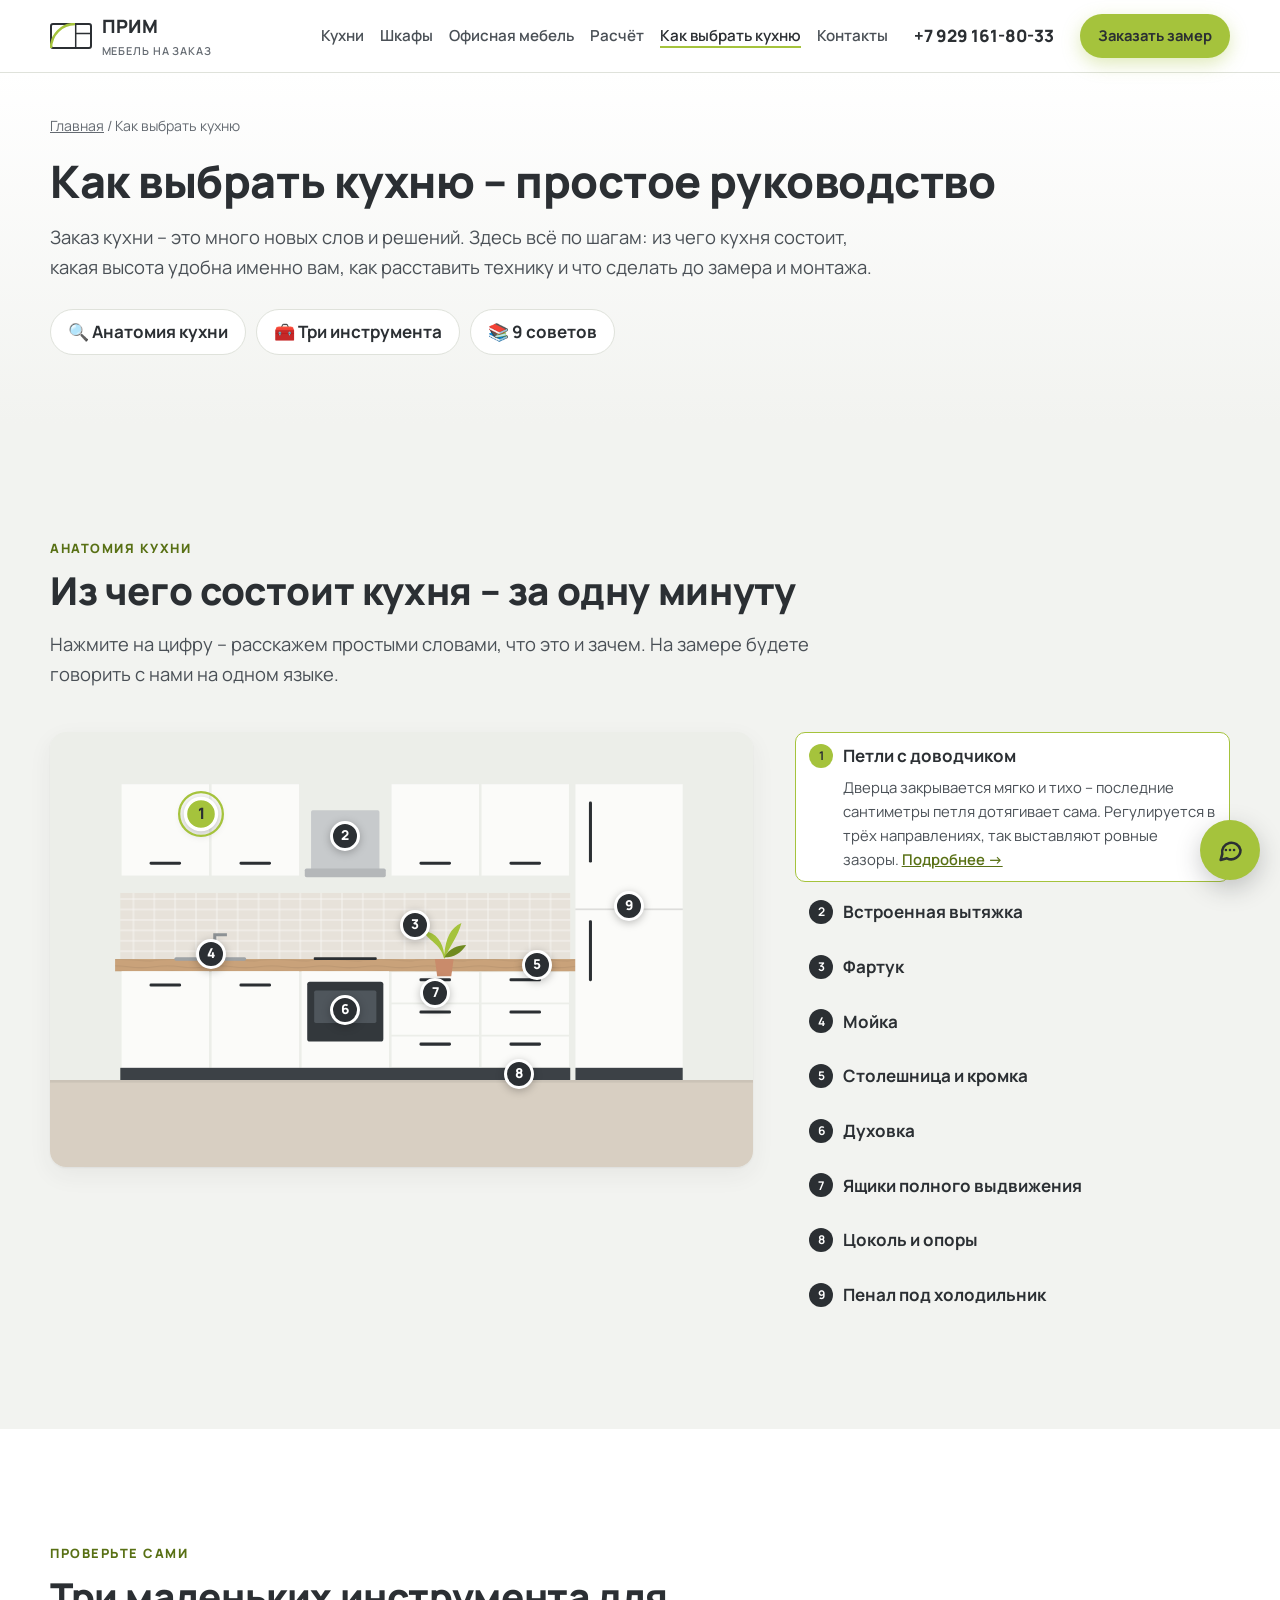
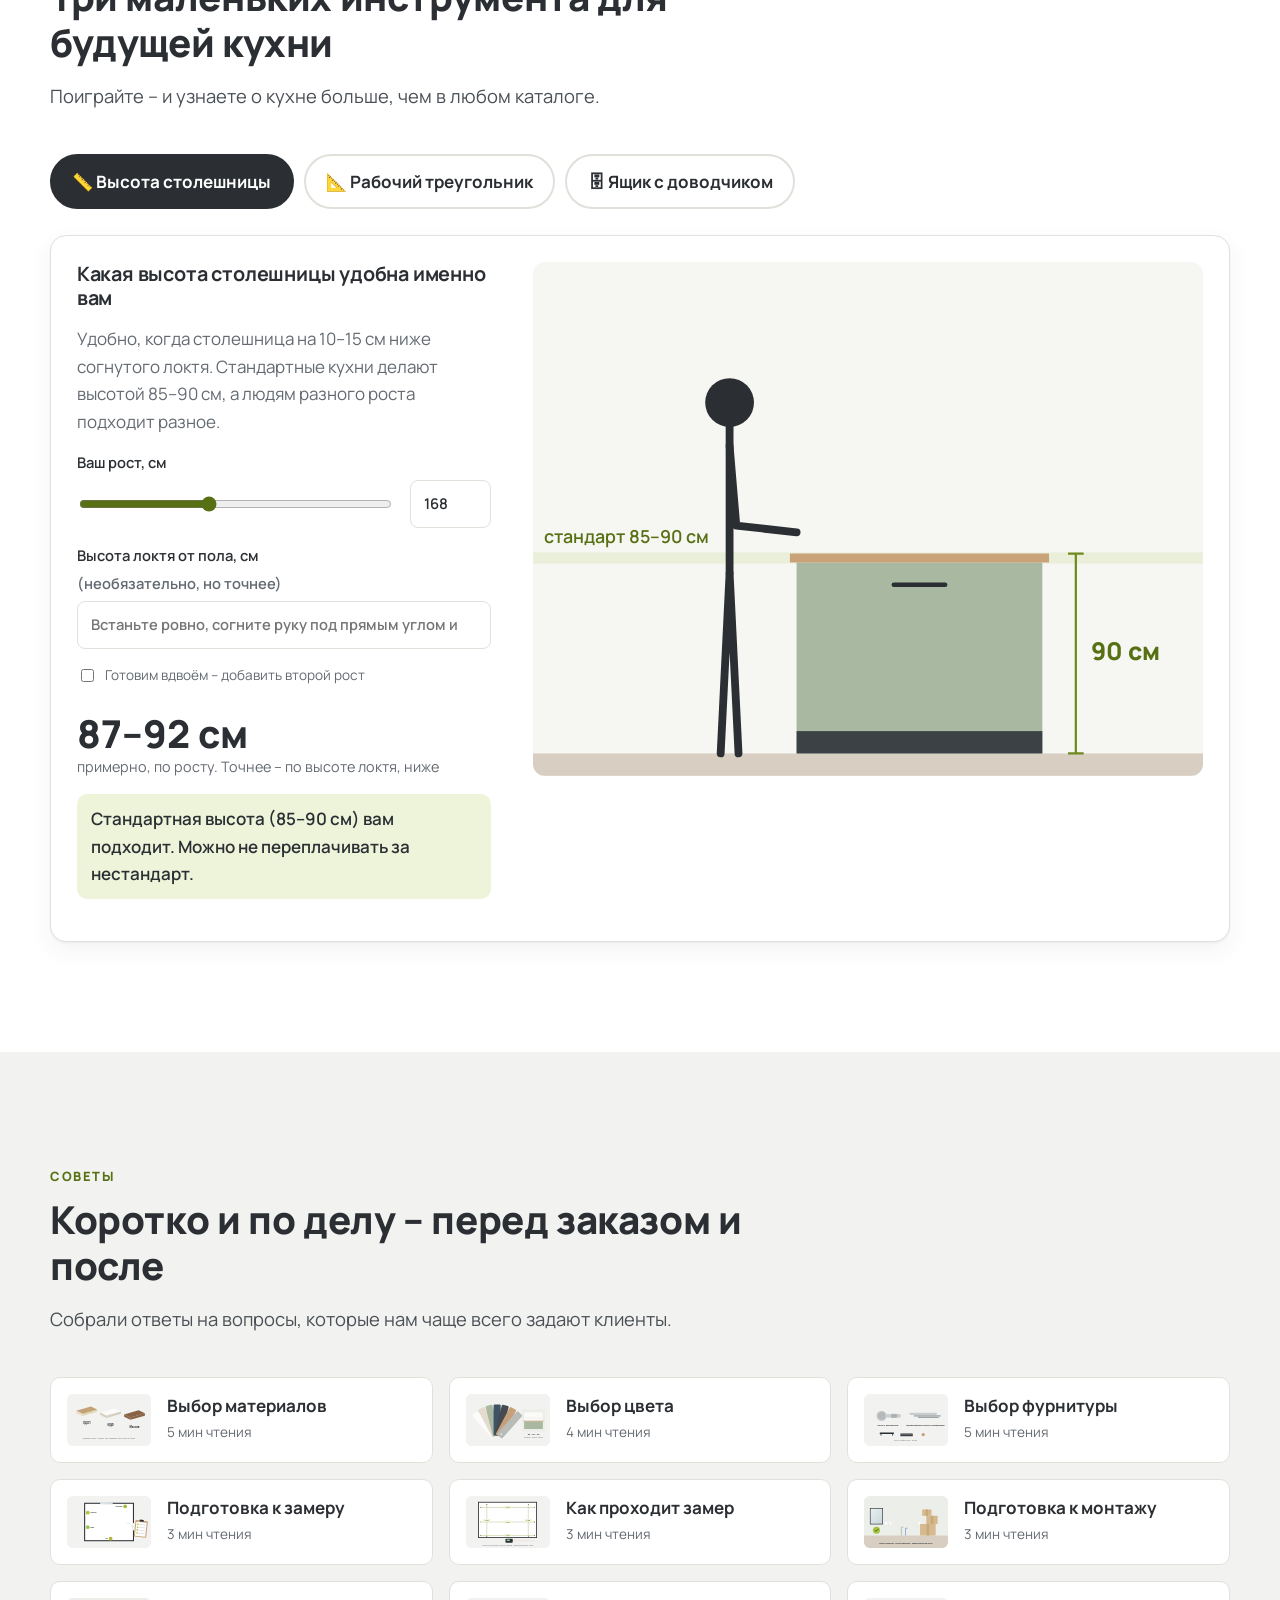
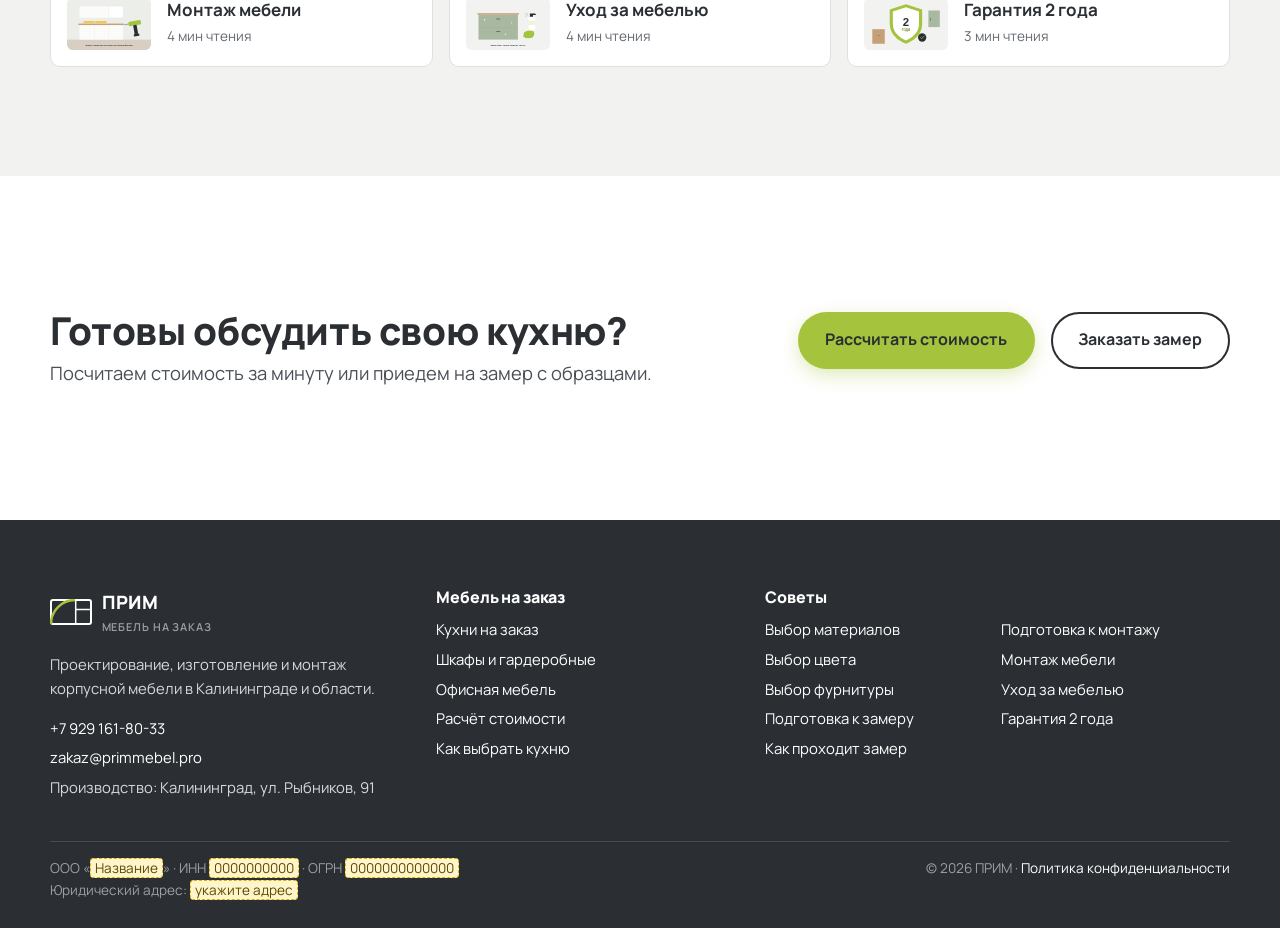
<file: kak-vybrat-kuhnyu.html>
<!DOCTYPE html>
<html lang="ru">
<head>
<meta charset="utf-8">
<meta name="viewport" content="width=device-width, initial-scale=1">
<title>Как выбрать кухню: простое руководство с инструментами – ПРИМ, Калининград</title>
<meta name="description" content="Из чего состоит кухня, какая высота столешницы удобна именно вам, как расставить мойку, плиту и холодильник. Интерактивные инструменты и 9 коротких советов перед заказом мебели.">
<link rel="canonical" href="https://primmebel.pro/kak-vybrat-kuhnyu.html">
<meta property="og:type" content="website">
<meta property="og:locale" content="ru_RU">
<meta property="og:title" content="Как выбрать кухню: простое руководство с инструментами – ПРИМ, Калининград">
<meta property="og:description" content="Из чего состоит кухня, какая высота столешницы удобна именно вам, как расставить мойку, плиту и холодильник. Интерактивные инструменты и 9 коротких советов перед заказом мебели.">
<meta property="og:url" content="https://primmebel.pro/kak-vybrat-kuhnyu.html">
<meta name="theme-color" content="#A5C33C">
<!-- Подтверждение прав в Яндекс Вебмастере: <meta name="yandex-verification" content="КОД"> -->
<link rel="icon" href="img/favicon.svg" type="image/svg+xml">
<link rel="preconnect" href="https://fonts.googleapis.com">
<link rel="preconnect" href="https://fonts.gstatic.com" crossorigin>
<link href="https://fonts.googleapis.com/css2?family=Manrope:wght@400;600;700;800&display=swap" rel="stylesheet">
<link rel="stylesheet" href="css/style.css?v=b181d864">

</head>
<body>
<a class="skip" href="#main">Перейти к содержимому</a>
<header class="header">
  <div class="container">
    <a class="logo" href="index.html"><svg viewBox="0 0 42 26" aria-hidden="true"><rect x="1" y="1" width="40" height="24" rx="2" fill="none" stroke="#2B2F33" stroke-width="2"/><path d="M25.7 1v24M25.7 10.5h15.3" stroke="#2B2F33" stroke-width="1.5"/><path d="M1 25A24 24 0 0 1 25 1" fill="none" stroke="#A5C33C" stroke-width="2.5"/></svg><span>ПРИМ<small>мебель на заказ</small></span></a>
    <nav class="nav" id="nav" aria-label="Основное меню"><a href="kuhni.html">Кухни</a><a href="shkafy.html">Шкафы</a><a href="ofisnaya-mebel.html">Офисная мебель</a><a href="index.html#raschet">Расчёт</a><a href="kak-vybrat-kuhnyu.html" aria-current="page">Как выбрать кухню</a><a href="index.html#kontakty">Контакты</a></nav>
    <a class="header-phone" data-phone href="tel:+79291618033">+7 929 161-80-33</a>
    <a class="btn btn-primary btn-sm" href="index.html#zayavka" data-goal="zamer_click">Заказать замер</a>
    <button class="burger" type="button" aria-label="Меню" aria-expanded="false" aria-controls="nav"><span></span><span></span><span></span></button>
  </div>
</header>

<main id="main">
<section class="hero page-hero">
  <div class="container">
    <p class="crumbs"><a href="index.html">Главная</a> / Как выбрать кухню</p>
    <h1>Как выбрать кухню – простое руководство</h1>
    <p class="lead">Заказ кухни – это много новых слов и решений. Здесь всё по шагам: из чего кухня состоит, какая высота удобна именно вам, как расставить технику и что сделать до замера и монтажа.</p>
    <nav class="guide-toc" aria-label="На этой странице"><a href="#anatomiya">🔍 Анатомия кухни</a><a href="#instrumenty">🧰 Три инструмента</a><a href="#sovety">📚 9 советов</a></nav>
  </div>
</section>
<section class="section alt" id="anatomiya">
  <div class="container">
    <div class="section-head">
      <span class="eyebrow">Анатомия кухни</span>
      <h2>Из чего состоит кухня – за одну минуту</h2>
      <p class="lead">Нажмите на цифру – расскажем простыми словами, что это и зачем. На замере будете говорить с нами на одном языке.</p>
    </div>
    <div class="anat">
      <div class="an-pic"><img src="img/v-kuhnya-1.svg" alt="Кухня с отмеченными частями" loading="lazy"><button type="button" class="an-dot" data-n="1" style="left:21.5%;top:19%" aria-label="1. Петли с доводчиком">1</button><button type="button" class="an-dot" data-n="2" style="left:41.9%;top:24%" aria-label="2. Встроенная вытяжка">2</button><button type="button" class="an-dot" data-n="3" style="left:51.9%;top:44.4%" aria-label="3. Фартук">3</button><button type="button" class="an-dot" data-n="4" style="left:22.9%;top:51%" aria-label="4. Мойка">4</button><button type="button" class="an-dot" data-n="5" style="left:69.2%;top:53.6%" aria-label="5. Столешница и кромка">5</button><button type="button" class="an-dot" data-n="6" style="left:41.9%;top:64%" aria-label="6. Духовка">6</button><button type="button" class="an-dot" data-n="7" style="left:54.8%;top:60%" aria-label="7. Ящики полного выдвижения">7</button><button type="button" class="an-dot" data-n="8" style="left:66.7%;top:78.6%" aria-label="8. Цоколь и опоры">8</button><button type="button" class="an-dot" data-n="9" style="left:82.3%;top:40%" aria-label="9. Пенал под холодильник">9</button></div>
      <ol class="an-list"><li data-n="1"><b><i>1</i>Петли с доводчиком</b><p>Дверца закрывается мягко и тихо – последние сантиметры петля дотягивает сама. Регулируется в трёх направлениях, так выставляют ровные зазоры. <a href="sovety/vybor-furnitury.html#petli">Подробнее →</a></p></li><li data-n="2"><b><i>2</i>Встроенная вытяжка</b><p>Прячется в шкафу за фасадом. Включайте её, когда готовите: пар со временем портит верхние шкафы. <a href="sovety/uhod.html#voda">Подробнее →</a></p></li><li data-n="3"><b><i>3</i>Фартук</b><p>Стена между столешницей и верхними шкафами. Плитку обычно кладут после монтажа кухни – по месту. <a href="sovety/podgotovka-k-montazhu.html#remont">Подробнее →</a></p></li><li data-n="4"><b><i>4</i>Мойка</b><p>Самое «мокрое» место. Вырез под мойку обязательно герметизируют, иначе вода попадёт в плиту столешницы. <a href="sovety/montazh.html#poryadok">Подробнее →</a></p></li><li data-n="5"><b><i>5</i>Столешница и кромка</b><p>Рабочая поверхность кухни. Кромка защищает срез от влаги, поэтому на видимых торцах она толще. <a href="sovety/vybor-materialov.html#stoleshnica">Подробнее →</a></p></li><li data-n="6"><b><i>6</i>Духовка</b><p>Встраивается в нижний модуль. Рядом с фасадами в плёнке ставят термоэкран, чтобы покрытие не страдало от жара. <a href="sovety/vybor-materialov.html#fasady">Подробнее →</a></p></li><li data-n="7"><b><i>7</i>Ящики полного выдвижения</b><p>Открываются целиком – видно всё, что внутри. В нижнем ряду они удобнее полок: не нужно наклоняться. <a href="sovety/vybor-furnitury.html#yashchiki">Подробнее →</a></p></li><li data-n="8"><b><i>8</i>Цоколь и опоры</b><p>Планка внизу закрывает регулируемые ножки. Ножками кухню выставляют по уровню, даже если пол неровный. <a href="sovety/montazh.html#poryadok">Подробнее →</a></p></li><li data-n="9"><b><i>9</i>Пенал под холодильник</b><p>Высокий шкаф до потолка: встроенный холодильник прячется за фасадом, и кухня выглядит цельной.</p></li></ol>
    </div>
  </div>
</section>
<section class="section" id="instrumenty">
  <div class="container">
    <div class="section-head">
      <span class="eyebrow">Проверьте сами</span>
      <h2>Три маленьких инструмента для будущей кухни</h2>
      <p class="lead">Поиграйте – и узнаете о кухне больше, чем в любом каталоге.</p>
    </div>
    <div class="tool-tabs" role="tablist" aria-label="Инструменты">
      <button type="button" class="tool-tab" role="tab" id="tab-height" data-tab="height" aria-controls="tool-height" aria-selected="true">📏 Высота столешницы</button>
      <button type="button" class="tool-tab" role="tab" id="tab-triangle" data-tab="triangle" aria-controls="tool-triangle" aria-selected="false" tabindex="-1">📐 Рабочий треугольник</button>
      <button type="button" class="tool-tab" role="tab" id="tab-drawer" data-tab="drawer" aria-controls="tool-drawer" aria-selected="false" tabindex="-1">🗄 Ящик с доводчиком</button>
    </div>

    <div class="tool-panel" id="tool-height" role="tabpanel" aria-labelledby="tab-height">
      <div class="tool-grid">
        <div>
          <h3>Какая высота столешницы удобна именно вам</h3>
          <p class="muted">Удобно, когда столешница на 10–15 см ниже согнутого локтя. Стандартные кухни делают высотой 85–90 см, а людям разного роста подходит разное.</p>
          <div class="form">
            <div class="h-field"><label for="h1">Ваш рост, см</label>
              <div class="h-row"><input type="range" name="h1r" min="140" max="210" step="1" value="168" aria-label="Рост, ползунок"><input id="h1" name="h1" type="number" inputmode="numeric" min="140" max="210" value="168"></div>
            </div>
            <label>Высота локтя от пола, см <span class="muted">(необязательно, но точнее)</span>
              <input name="elbow" type="number" inputmode="numeric" min="80" max="140" placeholder="Встаньте ровно, согните руку под прямым углом и измерьте до пола">
            </label>
            <label class="agree"><input type="checkbox" name="two"> <span>Готовим вдвоём – добавить второй рост</span></label>
            <label class="h2-wrap" hidden>Рост второго человека, см<input name="h2" type="number" inputmode="numeric" min="140" max="210" value="160"></label>
          </div>
          <div class="height-out" aria-live="polite"></div>
        </div>
        <div class="height-art"></div>
      </div>
    </div>

    <div class="tool-panel" id="tool-triangle" role="tabpanel" aria-labelledby="tab-triangle" hidden>
      <div class="tool-grid">
        <div class="tri-plan">
          <svg viewBox="-20 -20 440 360" role="application" aria-label="План кухни: перетаскивайте мойку, плиту и холодильник вдоль столешницы">
            <rect x="0" y="0" width="400" height="320" fill="#FBFBF9"/>
            <path d="M0 0 H400 V320 H0 Z" fill="none" stroke="#2B2F33" stroke-width="8"/>
            <rect x="150" y="-6" width="120" height="12" fill="#CFE0EA" stroke="#2B2F33" stroke-width="2"/>
            <text x="210" y="-10" text-anchor="middle" class="tri-note">окно</text>
            <path d="M400 230 a80 80 0 0 0 -80 80" fill="none" stroke="#9AA0A6" stroke-width="2" stroke-dasharray="5 5"/>
            <rect x="396" y="230" width="8" height="80" fill="#FBFBF9"/>
            <text x="360" y="300" text-anchor="middle" class="tri-note">дверь</text>
            <path d="M0 0 H400 V60 H60 V320 H0 Z" fill="#E9E2D8" stroke="#C9BBA8" stroke-width="1.5"/>
            
            <g class="tri-legs"></g><g class="tri-items"></g>
          </svg>
          <p class="tri-legend"><span><i style="background:#5B8FC9"></i>Мойка</span><span><i style="background:#E07B39"></i>Плита</span><span><i style="background:#6F8A1F"></i>Холодильник</span></p><p class="muted tri-kb">Перетаскивайте технику вдоль столешницы. С клавиатуры: Tab – выбрать, стрелки – двигать.</p>
        </div>
        <div>
          <h3>Мойка, плита, холодильник</h3>
          <p class="muted">Правило проектировщиков: между этими тремя точками – от 1,2 до 2,7 м, а всего – не больше 7,9 м. Ближе – тесно, дальше – много лишних шагов.</p>
          <div class="tri-info" aria-live="polite"></div>
          <div class="tri-actions"><button type="button" class="btn btn-ghost btn-sm tri-good">Показать удачный вариант</button><button type="button" class="btn btn-ghost btn-sm tri-reset">Сначала</button></div>
          <p class="mt"><a class="btn btn-primary btn-sm" href="index.html#raschet">Спроектируем вашу кухню →</a></p>
        </div>
      </div>
    </div>

    <div class="tool-panel" id="tool-drawer" role="tabpanel" aria-labelledby="tab-drawer" hidden>
      <h3>Откройте и закройте – почувствуйте разницу</h3>
      <p class="muted">Слева обычный ящик, справа – с доводчиком: последние сантиметры он дотягивает сам, мягко и тихо. <button type="button" class="linkish dr-sound" aria-pressed="false">🔈 Включить звук</button></p>
      <div class="dr-row">
        <div class="dr" data-kind="slam">
          <p class="dr-title">Обычный ящик</p>
          <div class="dr-stage"><div class="dr-cab"></div><div class="dr-drawer" aria-hidden="true"><i class="plate p1"></i><i class="plate p2"></i><i class="cup"></i><span class="dr-knob"></span></div><span class="dr-said" aria-live="polite"></span></div>
          <button type="button" class="btn btn-ghost btn-sm dr-btn" aria-label="Открыть обычный ящик">Открыть</button>
        </div>
        <div class="dr" data-kind="soft">
          <p class="dr-title">С доводчиком</p>
          <div class="dr-stage"><div class="dr-cab"></div><div class="dr-drawer" aria-hidden="true"><i class="plate p1"></i><i class="plate p2"></i><i class="cup"></i><span class="dr-knob"></span></div><span class="dr-said" aria-live="polite"></span></div>
          <button type="button" class="btn btn-primary btn-sm dr-btn" aria-label="Открыть ящик с доводчиком">Открыть</button>
        </div>
      </div>
      <p class="muted center mt">Доводчики на ящиках и петлях – в каждой нашей кухне. <a href="sovety/vybor-furnitury.html">Подробнее о фурнитуре →</a></p>
    </div>
  </div>
</section>
<section class="section alt" id="sovety">
  <div class="container">
    <div class="section-head">
      <span class="eyebrow">Советы</span>
      <h2>Коротко и по делу – перед заказом и после</h2>
      <p class="lead">Собрали ответы на вопросы, которые нам чаще всего задают клиенты.</p>
    </div>
    <div class="tips"><a class="tip" href="sovety/vybor-materialov.html"><img src="img/s-materialy.svg" alt="" loading="lazy"><div><b>Выбор материалов</b><span>5 мин чтения</span></div></a><a class="tip" href="sovety/vybor-cveta.html"><img src="img/s-cvet.svg" alt="" loading="lazy"><div><b>Выбор цвета</b><span>4 мин чтения</span></div></a><a class="tip" href="sovety/vybor-furnitury.html"><img src="img/s-furnitura.svg" alt="" loading="lazy"><div><b>Выбор фурнитуры</b><span>5 мин чтения</span></div></a><a class="tip" href="sovety/podgotovka-k-zameru.html"><img src="img/s-podgotovka-k-zameru.svg" alt="" loading="lazy"><div><b>Подготовка к замеру</b><span>3 мин чтения</span></div></a><a class="tip" href="sovety/zamer.html"><img src="img/s-zamer.svg" alt="" loading="lazy"><div><b>Как проходит замер</b><span>3 мин чтения</span></div></a><a class="tip" href="sovety/podgotovka-k-montazhu.html"><img src="img/s-podgotovka-k-montazhu.svg" alt="" loading="lazy"><div><b>Подготовка к монтажу</b><span>3 мин чтения</span></div></a><a class="tip" href="sovety/montazh.html"><img src="img/s-montazh.svg" alt="" loading="lazy"><div><b>Монтаж мебели</b><span>4 мин чтения</span></div></a><a class="tip" href="sovety/uhod.html"><img src="img/s-uhod.svg" alt="" loading="lazy"><div><b>Уход за мебелью</b><span>4 мин чтения</span></div></a><a class="tip" href="sovety/garantiya.html"><img src="img/s-garantiya.svg" alt="" loading="lazy"><div><b>Гарантия 2 года</b><span>3 мин чтения</span></div></a></div>
  </div>
</section>
<section class="section">
  <div class="container contact-strip">
    <div><h2>Готовы обсудить свою кухню?</h2><p class="lead">Посчитаем стоимость за минуту или приедем на замер с образцами.</p></div>
    <div class="hero-actions"><a class="btn btn-primary" href="index.html#raschet">Рассчитать стоимость</a><a class="btn btn-ghost" href="index.html#zayavka">Заказать замер</a></div>
  </div>
</section>
</main>
<footer class="footer">
  <div class="container">
    <div class="footer-grid">
      <div>
        <a class="logo" href="index.html"><svg viewBox="0 0 42 26" aria-hidden="true"><rect x="1" y="1" width="40" height="24" rx="2" fill="none" stroke="#FFFFFF" stroke-width="2"/><path d="M25.7 1v24M25.7 10.5h15.3" stroke="#FFFFFF" stroke-width="1.5"/><path d="M1 25A24 24 0 0 1 25 1" fill="none" stroke="#A5C33C" stroke-width="2.5"/></svg><span>ПРИМ<small>мебель на заказ</small></span></a>
        <p>Проектирование, изготовление и монтаж корпусной мебели в Калининграде и области.</p>
        <ul>
          <li><a data-phone href="tel:+79291618033">+7 929 161-80-33</a></li>
          <li><a data-email href="mailto:zakaz@primmebel.pro">zakaz@primmebel.pro</a></li>
          <li>Производство: <span data-text="address">Калининград, ул. Рыбников, 91</span></li>
        </ul>
      </div>
      <div><h2 class="footer-h">Мебель на заказ</h2><ul>
        <li><a href="kuhni.html">Кухни на заказ</a></li>
        <li><a href="shkafy.html">Шкафы и гардеробные</a></li>
        <li><a href="ofisnaya-mebel.html">Офисная мебель</a></li>
        <li><a href="index.html#raschet">Расчёт стоимости</a></li>
        <li><a href="kak-vybrat-kuhnyu.html">Как выбрать кухню</a></li>
      </ul></div>
      <div><h2 class="footer-h">Советы</h2><ul class="footer-tips"><li><a href="sovety/vybor-materialov.html">Выбор материалов</a></li><li><a href="sovety/vybor-cveta.html">Выбор цвета</a></li><li><a href="sovety/vybor-furnitury.html">Выбор фурнитуры</a></li><li><a href="sovety/podgotovka-k-zameru.html">Подготовка к замеру</a></li><li><a href="sovety/zamer.html">Как проходит замер</a></li><li><a href="sovety/podgotovka-k-montazhu.html">Подготовка к монтажу</a></li><li><a href="sovety/montazh.html">Монтаж мебели</a></li><li><a href="sovety/uhod.html">Уход за мебелью</a></li><li><a href="sovety/garantiya.html">Гарантия 2 года</a></li></ul></div>
    </div>
    <div class="legal">
      <!-- ДАННЫЕ ООО: заполните реквизиты (обязательно для рекламы в Яндекс Директе) -->
      <div class="requisites">ООО «<span class="todo">Название</span>» · ИНН <span class="todo">0000000000</span> · ОГРН <span class="todo">0000000000000</span>
Юридический адрес: <span class="todo">укажите адрес</span></div>
      <div>© <span data-year>2026</span> ПРИМ · <a href="politika.html">Политика конфиденциальности</a></div>
    </div>
  </div>
</footer>
<script src="js/config.js?v=bb22349b"></script>
<script src="js/main.js?v=8854fcb7"></script>
<script src="js/anat.js?v=122bb084"></script><script src="js/tools.js?v=f73c2b1b"></script>
</body>
</html>
</file>
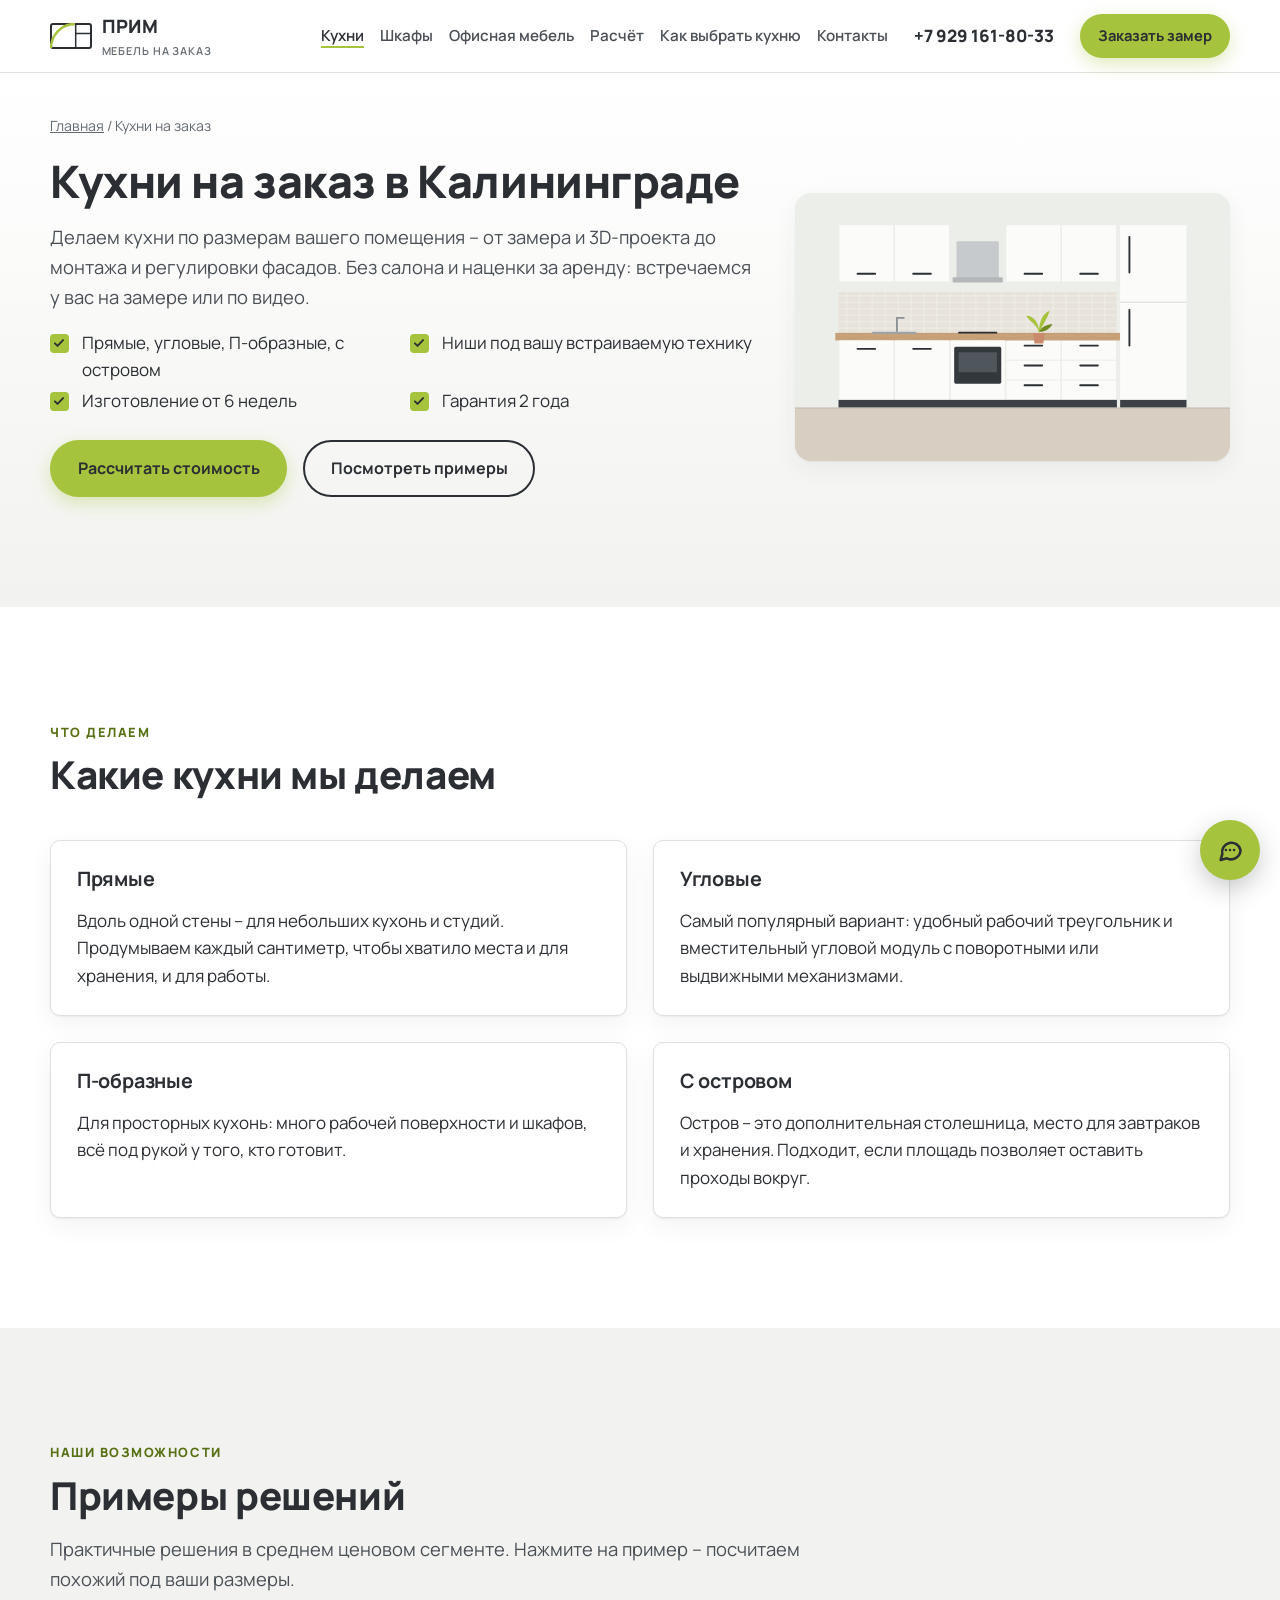
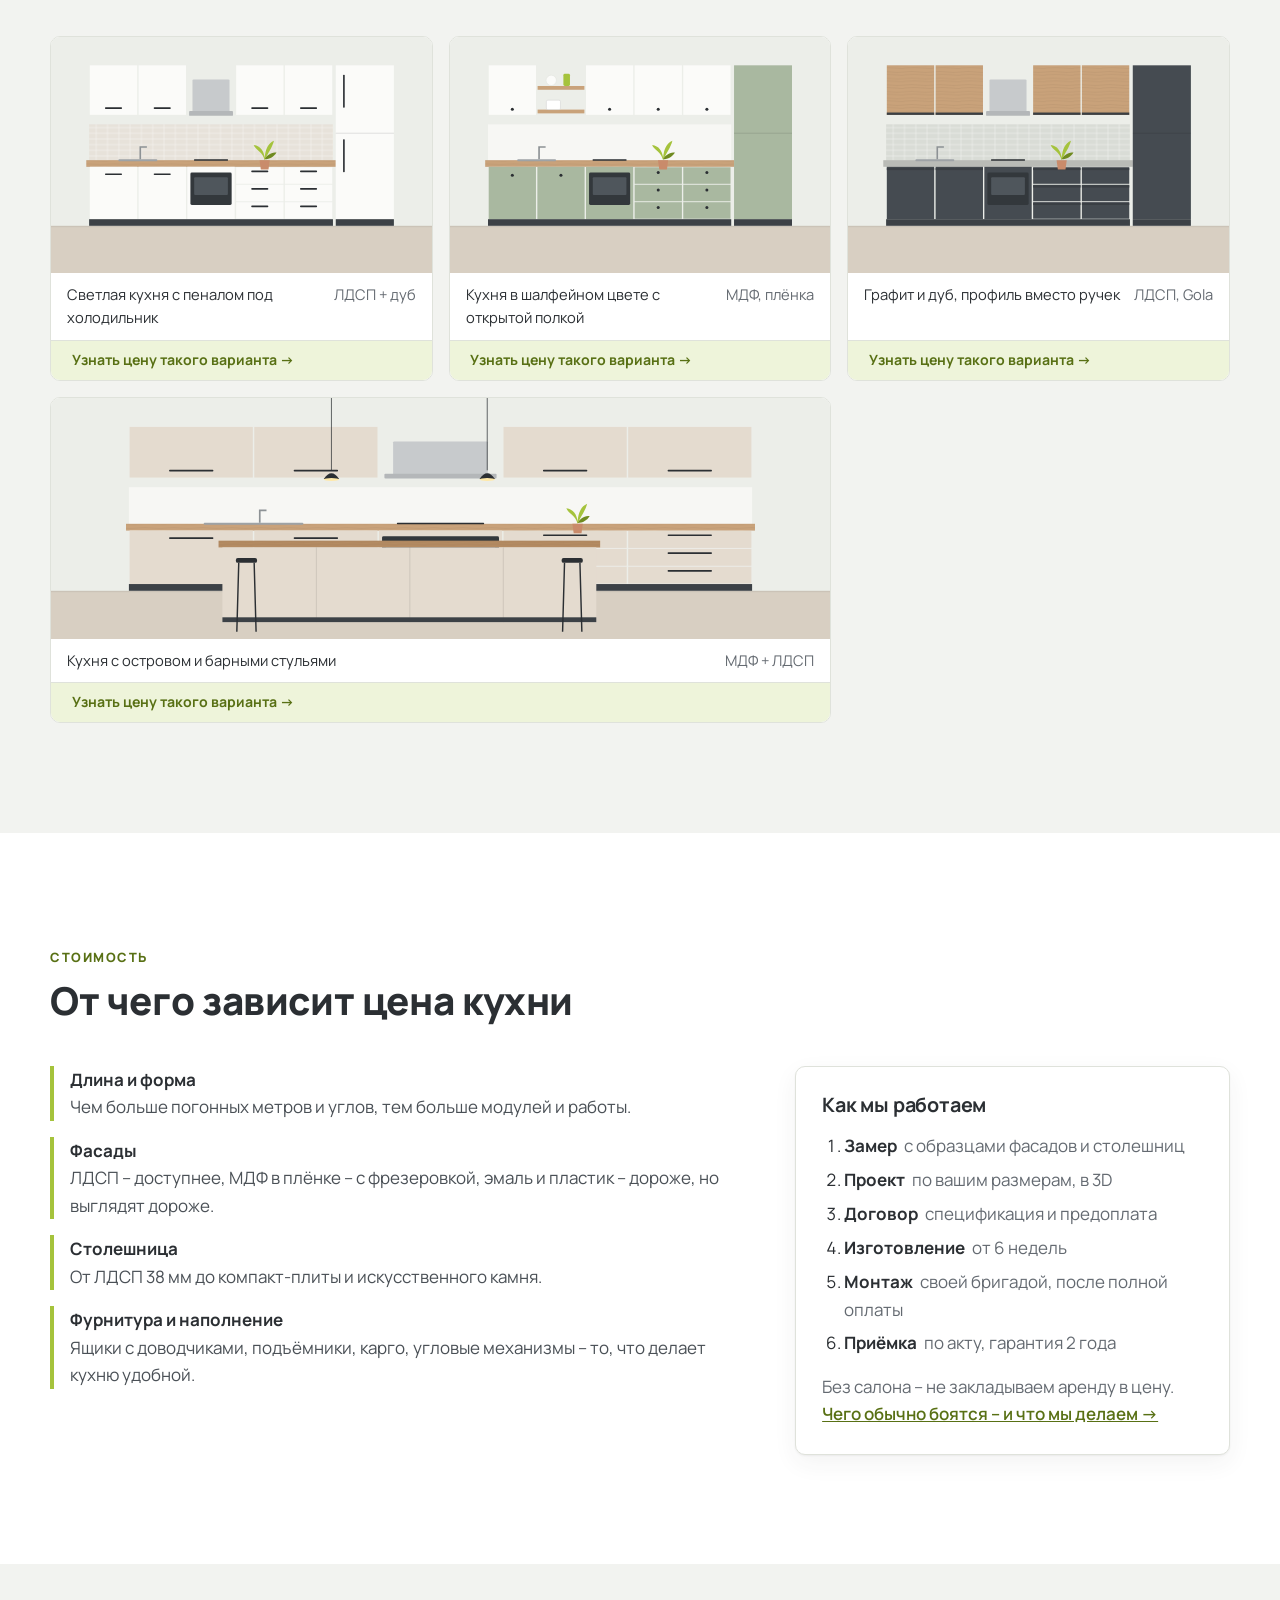
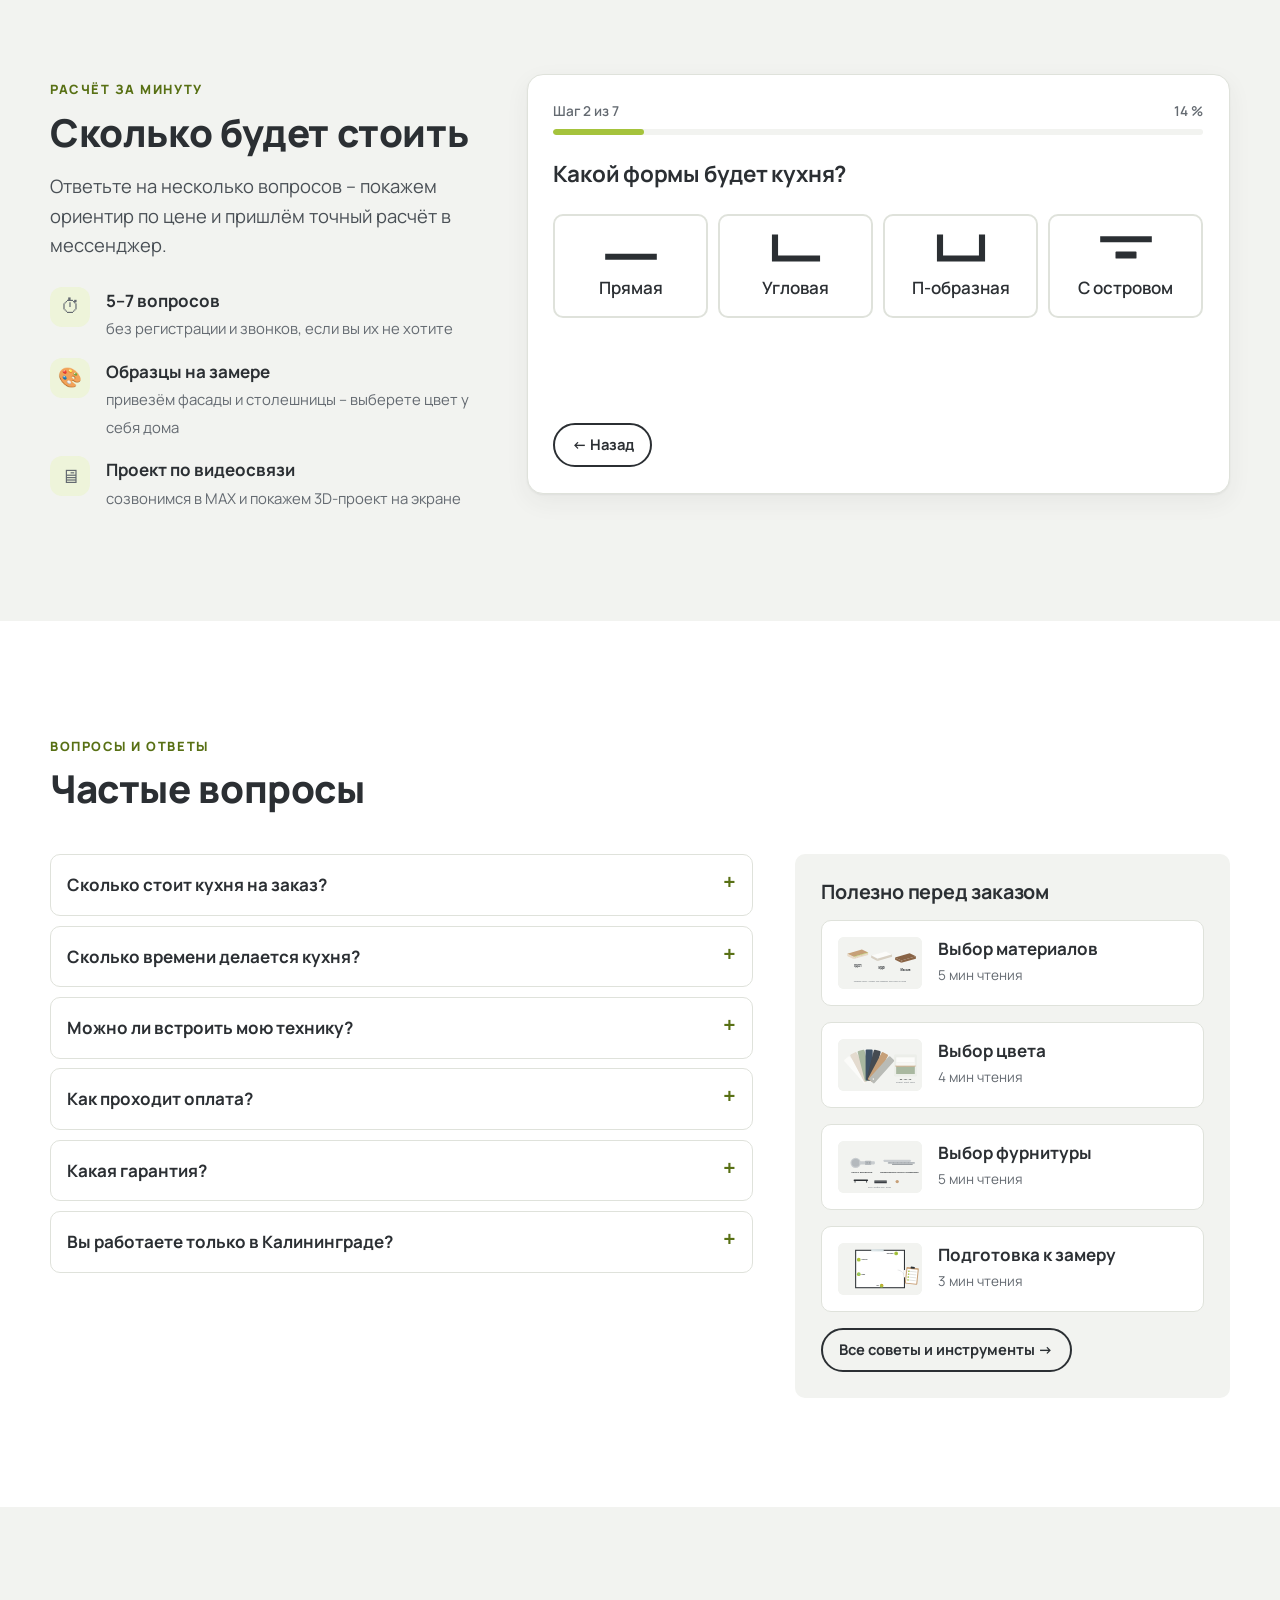
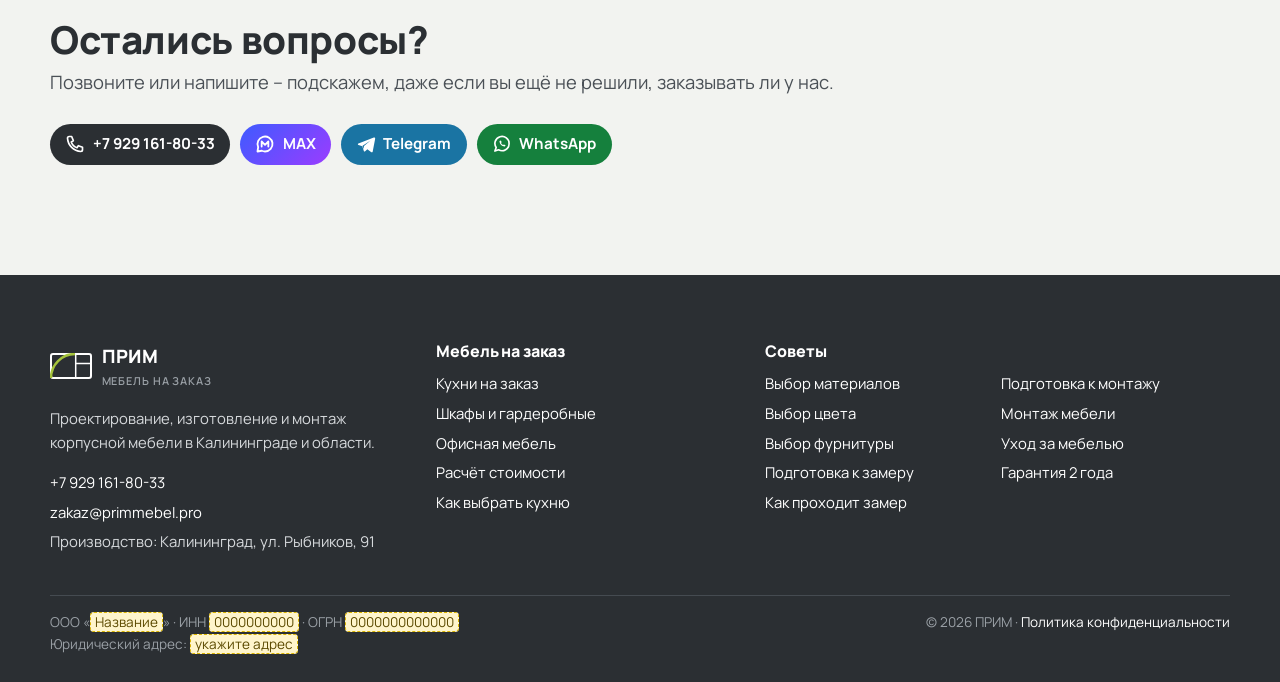
<file: kuhni.html>
<!DOCTYPE html>
<html lang="ru">
<head>
<meta charset="utf-8">
<meta name="viewport" content="width=device-width, initial-scale=1">
<title>Кухни на заказ в Калининграде – по вашим размерам, от производителя | ПРИМ</title>
<meta name="description" content="Кухни на заказ в Калининграде и области: прямые, угловые, П-образные и с островом. Замер с образцами, 3D-проект, своё производство, монтаж, гарантия 2 года. Рассчитайте стоимость онлайн.">
<link rel="canonical" href="https://primmebel.pro/kuhni.html">
<meta property="og:type" content="website">
<meta property="og:locale" content="ru_RU">
<meta property="og:title" content="Кухни на заказ в Калининграде – по вашим размерам, от производителя | ПРИМ">
<meta property="og:description" content="Кухни на заказ в Калининграде и области: прямые, угловые, П-образные и с островом. Замер с образцами, 3D-проект, своё производство, монтаж, гарантия 2 года. Рассчитайте стоимость онлайн.">
<meta property="og:url" content="https://primmebel.pro/kuhni.html">
<meta name="theme-color" content="#A5C33C">
<!-- Подтверждение прав в Яндекс Вебмастере: <meta name="yandex-verification" content="КОД"> -->
<link rel="icon" href="img/favicon.svg" type="image/svg+xml">
<link rel="preconnect" href="https://fonts.googleapis.com">
<link rel="preconnect" href="https://fonts.gstatic.com" crossorigin>
<link href="https://fonts.googleapis.com/css2?family=Manrope:wght@400;600;700;800&display=swap" rel="stylesheet">
<link rel="stylesheet" href="css/style.css?v=b181d864">
<script type="application/ld+json">{"@context": "https://schema.org", "@type": "FAQPage", "mainEntity": [{"@type": "Question", "name": "Сколько стоит кухня на заказ?", "acceptedAnswer": {"@type": "Answer", "text": "Цена зависит от длины кухни, материала фасадов и столешницы, фурнитуры. Ориентир можно получить за минуту в расчёте на этой странице, а точную цену назовём после замера – по вашим размерам."}}, {"@type": "Question", "name": "Сколько времени делается кухня?", "acceptedAnswer": {"@type": "Answer", "text": "Изготовление – от 6 недель. Срок зависит от сложности проекта и выбранных материалов и прописывается в договоре."}}, {"@type": "Question", "name": "Можно ли встроить мою технику?", "acceptedAnswer": {"@type": "Answer", "text": "Да. Проектируем ниши под конкретные модели духовки, посудомойки, холодильника и варочной панели – поэтому технику лучше выбрать до замера. Объём работ по установке техники согласуем заранее."}}, {"@type": "Question", "name": "Как проходит оплата?", "acceptedAnswer": {"@type": "Answer", "text": "При подписании договора вносится предоплата, оставшаяся сумма – перед доставкой и монтажом."}}, {"@type": "Question", "name": "Какая гарантия?", "acceptedAnswer": {"@type": "Answer", "text": "2 года с даты подписания акта приёмки. Что входит в гарантию – в отдельном совете."}}, {"@type": "Question", "name": "Вы работаете только в Калининграде?", "acceptedAnswer": {"@type": "Answer", "text": "Нет, делаем кухни для Калининграда и Калининградской области."}}]}</script><script type="application/ld+json">{"@context": "https://schema.org", "@type": "BreadcrumbList", "itemListElement": [{"@type": "ListItem", "position": 1, "name": "Главная", "item": "https://primmebel.pro/"}, {"@type": "ListItem", "position": 2, "name": "Кухни на заказ в Калининграде", "item": "https://primmebel.pro/kuhni.html"}]}</script>
</head>
<body>
<a class="skip" href="#main">Перейти к содержимому</a>
<header class="header">
  <div class="container">
    <a class="logo" href="index.html"><svg viewBox="0 0 42 26" aria-hidden="true"><rect x="1" y="1" width="40" height="24" rx="2" fill="none" stroke="#2B2F33" stroke-width="2"/><path d="M25.7 1v24M25.7 10.5h15.3" stroke="#2B2F33" stroke-width="1.5"/><path d="M1 25A24 24 0 0 1 25 1" fill="none" stroke="#A5C33C" stroke-width="2.5"/></svg><span>ПРИМ<small>мебель на заказ</small></span></a>
    <nav class="nav" id="nav" aria-label="Основное меню"><a href="kuhni.html" aria-current="page">Кухни</a><a href="shkafy.html">Шкафы</a><a href="ofisnaya-mebel.html">Офисная мебель</a><a href="index.html#raschet">Расчёт</a><a href="kak-vybrat-kuhnyu.html">Как выбрать кухню</a><a href="index.html#kontakty">Контакты</a></nav>
    <a class="header-phone" data-phone href="tel:+79291618033">+7 929 161-80-33</a>
    <a class="btn btn-primary btn-sm" href="index.html#zayavka" data-goal="zamer_click">Заказать замер</a>
    <button class="burger" type="button" aria-label="Меню" aria-expanded="false" aria-controls="nav"><span></span><span></span><span></span></button>
  </div>
</header>

<main id="main">
<section class="hero page-hero">
  <div class="container hero-grid">
    <div>
      <p class="crumbs"><a href="index.html">Главная</a> / Кухни на заказ</p>
      <h1>Кухни на заказ в Калининграде</h1>
      <p class="lead">Делаем кухни по размерам вашего помещения – от замера и 3D-проекта до монтажа и регулировки фасадов. Без салона и наценки за аренду: встречаемся у вас на замере или по видео.</p>
      <ul class="checklist hero-list"><li>Прямые, угловые, П-образные, с островом</li><li>Ниши под вашу встраиваемую технику</li><li>Изготовление от 6 недель</li><li>Гарантия 2 года</li></ul>
      <div class="hero-actions">
        <a class="btn btn-primary" href="#raschet">Рассчитать стоимость</a>
        <a class="btn btn-ghost" href="#primery">Посмотреть примеры</a>
      </div>
    </div>
    <div class="page-hero-art"><img src="img/kuhni.svg" alt="Кухни на заказ в Калининграде"></div>
  </div>
</section>

<section class="section" id="vidy">
  <div class="container">
    <div class="section-head"><span class="eyebrow">Что делаем</span><h2>Какие кухни мы делаем</h2></div>
    <div class="grid-2x2"><div class="card"><h3>Прямые</h3><p>Вдоль одной стены – для небольших кухонь и студий. Продумываем каждый сантиметр, чтобы хватило места и для хранения, и для работы.</p></div><div class="card"><h3>Угловые</h3><p>Самый популярный вариант: удобный рабочий треугольник и вместительный угловой модуль с поворотными или выдвижными механизмами.</p></div><div class="card"><h3>П-образные</h3><p>Для просторных кухонь: много рабочей поверхности и шкафов, всё под рукой у того, кто готовит.</p></div><div class="card"><h3>С островом</h3><p>Остров – это дополнительная столешница, место для завтраков и хранения. Подходит, если площадь позволяет оставить проходы вокруг.</p></div></div>
  </div>
</section>

<section class="section alt" id="primery">
  <div class="container">
    <div class="section-head"><span class="eyebrow">Наши возможности</span><h2>Примеры решений</h2>
      <p class="lead">Практичные решения в среднем ценовом сегменте. Нажмите на пример – посчитаем похожий под ваши размеры.</p></div>
    <div class="gallery"><figure data-cat="kitchen"><div class="ph"><img src="img/v-kuhnya-1.svg" alt="Светлая кухня с пеналом под холодильник" loading="lazy"></div><figcaption><span class="cap">Светлая кухня с пеналом под холодильник<span>ЛДСП + дуб</span></span><button type="button" class="est" data-estimate="{&quot;product&quot;: &quot;kitchen&quot;, &quot;shape&quot;: &quot;straight&quot;, &quot;length&quot;: 3.2, &quot;facade&quot;: &quot;ldsp&quot;, &quot;worktop&quot;: &quot;ldsp&quot;}"><u>Узнать цену такого варианта →</u></button></figcaption></figure><figure data-cat="kitchen"><div class="ph"><img src="img/v-kuhnya-2.svg" alt="Кухня в шалфейном цвете с открытой полкой" loading="lazy"></div><figcaption><span class="cap">Кухня в шалфейном цвете с открытой полкой<span>МДФ, плёнка</span></span><button type="button" class="est" data-estimate="{&quot;product&quot;: &quot;kitchen&quot;, &quot;shape&quot;: &quot;straight&quot;, &quot;length&quot;: 3.2, &quot;facade&quot;: &quot;mdf_film&quot;, &quot;worktop&quot;: &quot;ldsp&quot;}"><u>Узнать цену такого варианта →</u></button></figcaption></figure><figure data-cat="kitchen"><div class="ph"><img src="img/v-kuhnya-3.svg" alt="Графит и дуб, профиль вместо ручек" loading="lazy"></div><figcaption><span class="cap">Графит и дуб, профиль вместо ручек<span>ЛДСП, Gola</span></span><button type="button" class="est" data-estimate="{&quot;product&quot;: &quot;kitchen&quot;, &quot;shape&quot;: &quot;straight&quot;, &quot;length&quot;: 3.2, &quot;facade&quot;: &quot;ldsp&quot;, &quot;worktop&quot;: &quot;hpl&quot;}"><u>Узнать цену такого варианта →</u></button></figcaption></figure><figure data-cat="kitchen" class="wide"><div class="ph"><img src="img/v-kuhnya-4.svg" alt="Кухня с островом и барными стульями" loading="lazy"></div><figcaption><span class="cap">Кухня с островом и барными стульями<span>МДФ + ЛДСП</span></span><button type="button" class="est" data-estimate="{&quot;product&quot;: &quot;kitchen&quot;, &quot;shape&quot;: &quot;island&quot;, &quot;length&quot;: 4.5, &quot;facade&quot;: &quot;mdf_film&quot;, &quot;worktop&quot;: &quot;ldsp&quot;}"><u>Узнать цену такого варианта →</u></button></figcaption></figure></div>
  </div>
</section>

<section class="section" id="cena">
  <div class="container">
    <div class="section-head"><span class="eyebrow">Стоимость</span><h2>От чего зависит цена кухни</h2></div>
    <div class="grid-2 align-stretch">
    <ul class="price-factors"><li><b>Длина и форма</b><span>Чем больше погонных метров и углов, тем больше модулей и работы.</span></li><li><b>Фасады</b><span>ЛДСП – доступнее, МДФ в плёнке – с фрезеровкой, эмаль и пластик – дороже, но выглядят дороже.</span></li><li><b>Столешница</b><span>От ЛДСП 38 мм до компакт-плиты и искусственного камня.</span></li><li><b>Фурнитура и наполнение</b><span>Ящики с доводчиками, подъёмники, карго, угловые механизмы – то, что делает кухню удобной.</span></li></ul>
    <div class="card">
      <h3>Как мы работаем</h3>
      <ol class="steps-short"><li><b>Замер</b><span>с образцами фасадов и столешниц</span></li><li><b>Проект</b><span>по вашим размерам, в 3D</span></li><li><b>Договор</b><span>спецификация и предоплата</span></li><li><b>Изготовление</b><span>от 6 недель</span></li><li><b>Монтаж</b><span>своей бригадой, после полной оплаты</span></li><li><b>Приёмка</b><span>по акту, гарантия 2 года</span></li></ol>
      <p class="muted">Без салона – не закладываем аренду в цену. <a href="index.html#bez-straha">Чего обычно боятся – и что мы делаем →</a></p>
    </div>
    </div>
  </div>
</section>

<section class="section alt" id="raschet">
  <div class="container quiz-wrap">
    <div>
      <span class="eyebrow">Расчёт за минуту</span>
      <h2>Сколько будет стоить</h2>
      <p class="lead">Ответьте на несколько вопросов – покажем ориентир по цене и пришлём точный расчёт в мессенджер.</p>
      <ul class="quiz-perks">
        <li><span class="ico">⏱</span><div><b>5–7 вопросов</b><span>без регистрации и звонков, если вы их не хотите</span></div></li>
        <li><span class="ico">🎨</span><div><b>Образцы на замере</b><span>привезём фасады и столешницы – выберете цвет у себя дома</span></div></li>
        <li><span class="ico">🖥</span><div><b>Проект по видеосвязи</b><span>созвонимся в MAX и покажем 3D-проект на экране</span></div></li>
      </ul>
    </div>
    <div class="quiz" id="quiz" data-pre='{"product": "kitchen"}' aria-live="polite"><noscript>Для расчёта включите JavaScript или позвоните: +7 929 161-80-33</noscript></div>
  </div>
</section>

<section class="section" id="voprosy">
  <div class="container">
    <div class="section-head"><span class="eyebrow">Вопросы и ответы</span><h2>Частые вопросы</h2></div>
    <div class="grid-2 align-stretch">
      <div class="faqs"><details class="faq"><summary>Сколько стоит кухня на заказ?</summary><p>Цена зависит от длины кухни, материала фасадов и столешницы, фурнитуры. Ориентир можно получить за минуту в расчёте на этой странице, а точную цену назовём после замера – по вашим размерам.</p></details><details class="faq"><summary>Сколько времени делается кухня?</summary><p>Изготовление – от 6 недель. Срок зависит от сложности проекта и выбранных материалов и прописывается в договоре.</p></details><details class="faq"><summary>Можно ли встроить мою технику?</summary><p>Да. Проектируем ниши под конкретные модели духовки, посудомойки, холодильника и варочной панели – поэтому технику лучше выбрать до замера. Объём работ по установке техники согласуем заранее.</p></details><details class="faq"><summary>Как проходит оплата?</summary><p>При подписании договора вносится предоплата, оставшаяся сумма – перед доставкой и монтажом.</p></details><details class="faq"><summary>Какая гарантия?</summary><p>2 года с даты подписания акта приёмки. Что входит в гарантию – в отдельном совете.</p></details><details class="faq"><summary>Вы работаете только в Калининграде?</summary><p>Нет, делаем кухни для Калининграда и Калининградской области.</p></details></div>
      <aside class="side-card">
        <h3>Полезно перед заказом</h3>
        <div class="tips tips-col"><a class="tip" href="sovety/vybor-materialov.html"><img src="img/s-materialy.svg" alt="" loading="lazy"><div><b>Выбор материалов</b><span>5 мин чтения</span></div></a><a class="tip" href="sovety/vybor-cveta.html"><img src="img/s-cvet.svg" alt="" loading="lazy"><div><b>Выбор цвета</b><span>4 мин чтения</span></div></a><a class="tip" href="sovety/vybor-furnitury.html"><img src="img/s-furnitura.svg" alt="" loading="lazy"><div><b>Выбор фурнитуры</b><span>5 мин чтения</span></div></a><a class="tip" href="sovety/podgotovka-k-zameru.html"><img src="img/s-podgotovka-k-zameru.svg" alt="" loading="lazy"><div><b>Подготовка к замеру</b><span>3 мин чтения</span></div></a></div>
        <a class="btn btn-ghost btn-sm" href="kak-vybrat-kuhnyu.html">Все советы и инструменты →</a>
      </aside>
    </div>
  </div>
</section>

<section class="section alt" id="kontakty">
  <div class="container contact-strip">
    <div><h2>Остались вопросы?</h2><p class="lead">Позвоните или напишите – подскажем, даже если вы ещё не решили, заказывать ли у нас.</p></div>
    <div class="messengers">
      <a class="mbtn ph" data-icon="ph" data-phone href="tel:+79291618033">+7 929 161-80-33</a>
      <a class="mbtn max" href="https://max.ru/" data-link="max" target="_blank" rel="noopener" data-icon="max" data-goal="messenger_click">MAX</a>
      <a class="mbtn tg" href="https://t.me/primmpro" data-link="telegram" target="_blank" rel="noopener" data-icon="tg" data-goal="messenger_click">Telegram</a>
      <a class="mbtn wa" href="https://wa.me/79291618033" data-link="whatsapp" target="_blank" rel="noopener" data-icon="wa" data-goal="messenger_click">WhatsApp</a>
    </div>
  </div>
</section>
</main>
<footer class="footer">
  <div class="container">
    <div class="footer-grid">
      <div>
        <a class="logo" href="index.html"><svg viewBox="0 0 42 26" aria-hidden="true"><rect x="1" y="1" width="40" height="24" rx="2" fill="none" stroke="#FFFFFF" stroke-width="2"/><path d="M25.7 1v24M25.7 10.5h15.3" stroke="#FFFFFF" stroke-width="1.5"/><path d="M1 25A24 24 0 0 1 25 1" fill="none" stroke="#A5C33C" stroke-width="2.5"/></svg><span>ПРИМ<small>мебель на заказ</small></span></a>
        <p>Проектирование, изготовление и монтаж корпусной мебели в Калининграде и области.</p>
        <ul>
          <li><a data-phone href="tel:+79291618033">+7 929 161-80-33</a></li>
          <li><a data-email href="mailto:zakaz@primmebel.pro">zakaz@primmebel.pro</a></li>
          <li>Производство: <span data-text="address">Калининград, ул. Рыбников, 91</span></li>
        </ul>
      </div>
      <div><h2 class="footer-h">Мебель на заказ</h2><ul>
        <li><a href="kuhni.html">Кухни на заказ</a></li>
        <li><a href="shkafy.html">Шкафы и гардеробные</a></li>
        <li><a href="ofisnaya-mebel.html">Офисная мебель</a></li>
        <li><a href="index.html#raschet">Расчёт стоимости</a></li>
        <li><a href="kak-vybrat-kuhnyu.html">Как выбрать кухню</a></li>
      </ul></div>
      <div><h2 class="footer-h">Советы</h2><ul class="footer-tips"><li><a href="sovety/vybor-materialov.html">Выбор материалов</a></li><li><a href="sovety/vybor-cveta.html">Выбор цвета</a></li><li><a href="sovety/vybor-furnitury.html">Выбор фурнитуры</a></li><li><a href="sovety/podgotovka-k-zameru.html">Подготовка к замеру</a></li><li><a href="sovety/zamer.html">Как проходит замер</a></li><li><a href="sovety/podgotovka-k-montazhu.html">Подготовка к монтажу</a></li><li><a href="sovety/montazh.html">Монтаж мебели</a></li><li><a href="sovety/uhod.html">Уход за мебелью</a></li><li><a href="sovety/garantiya.html">Гарантия 2 года</a></li></ul></div>
    </div>
    <div class="legal">
      <!-- ДАННЫЕ ООО: заполните реквизиты (обязательно для рекламы в Яндекс Директе) -->
      <div class="requisites">ООО «<span class="todo">Название</span>» · ИНН <span class="todo">0000000000</span> · ОГРН <span class="todo">0000000000000</span>
Юридический адрес: <span class="todo">укажите адрес</span></div>
      <div>© <span data-year>2026</span> ПРИМ · <a href="politika.html">Политика конфиденциальности</a></div>
    </div>
  </div>
</footer>
<script src="js/config.js?v=bb22349b"></script>
<script src="js/main.js?v=8854fcb7"></script>
<script src="js/quiz.js?v=50b12201"></script>
</body>
</html>
</file>
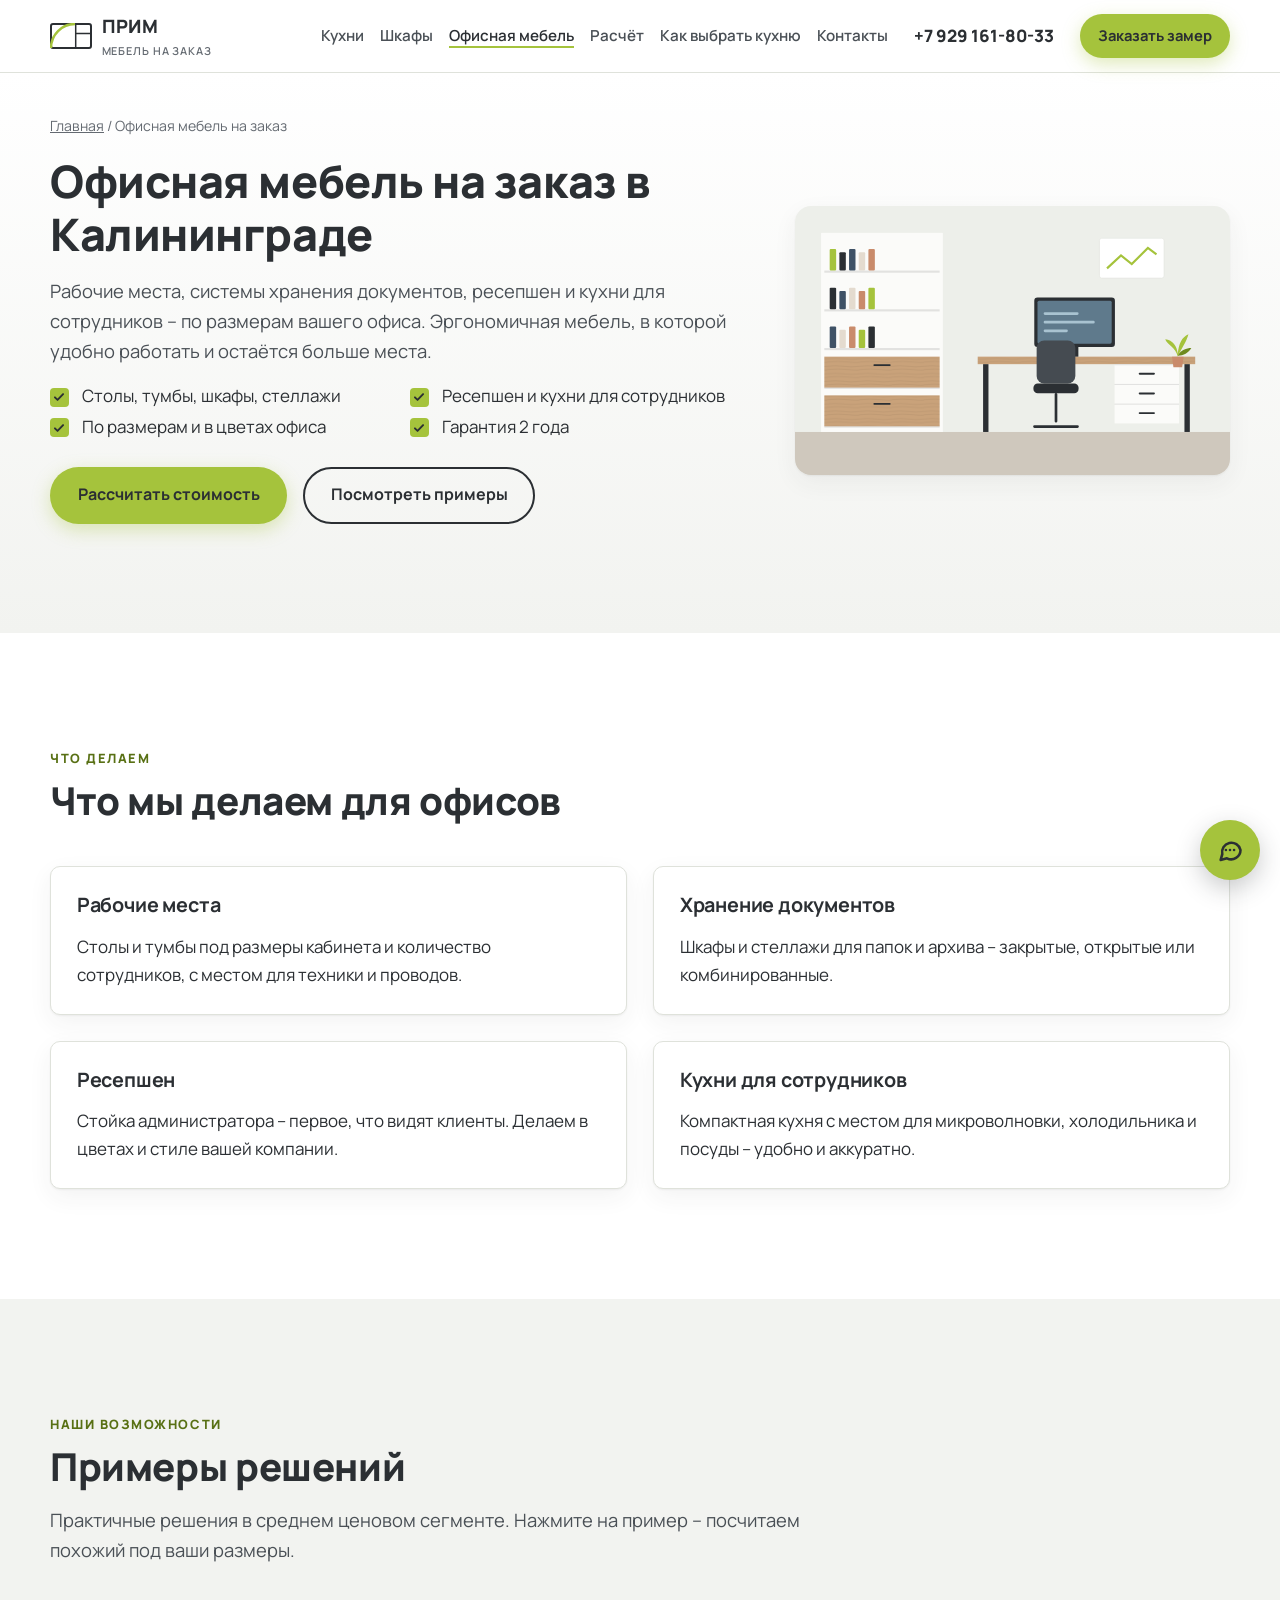
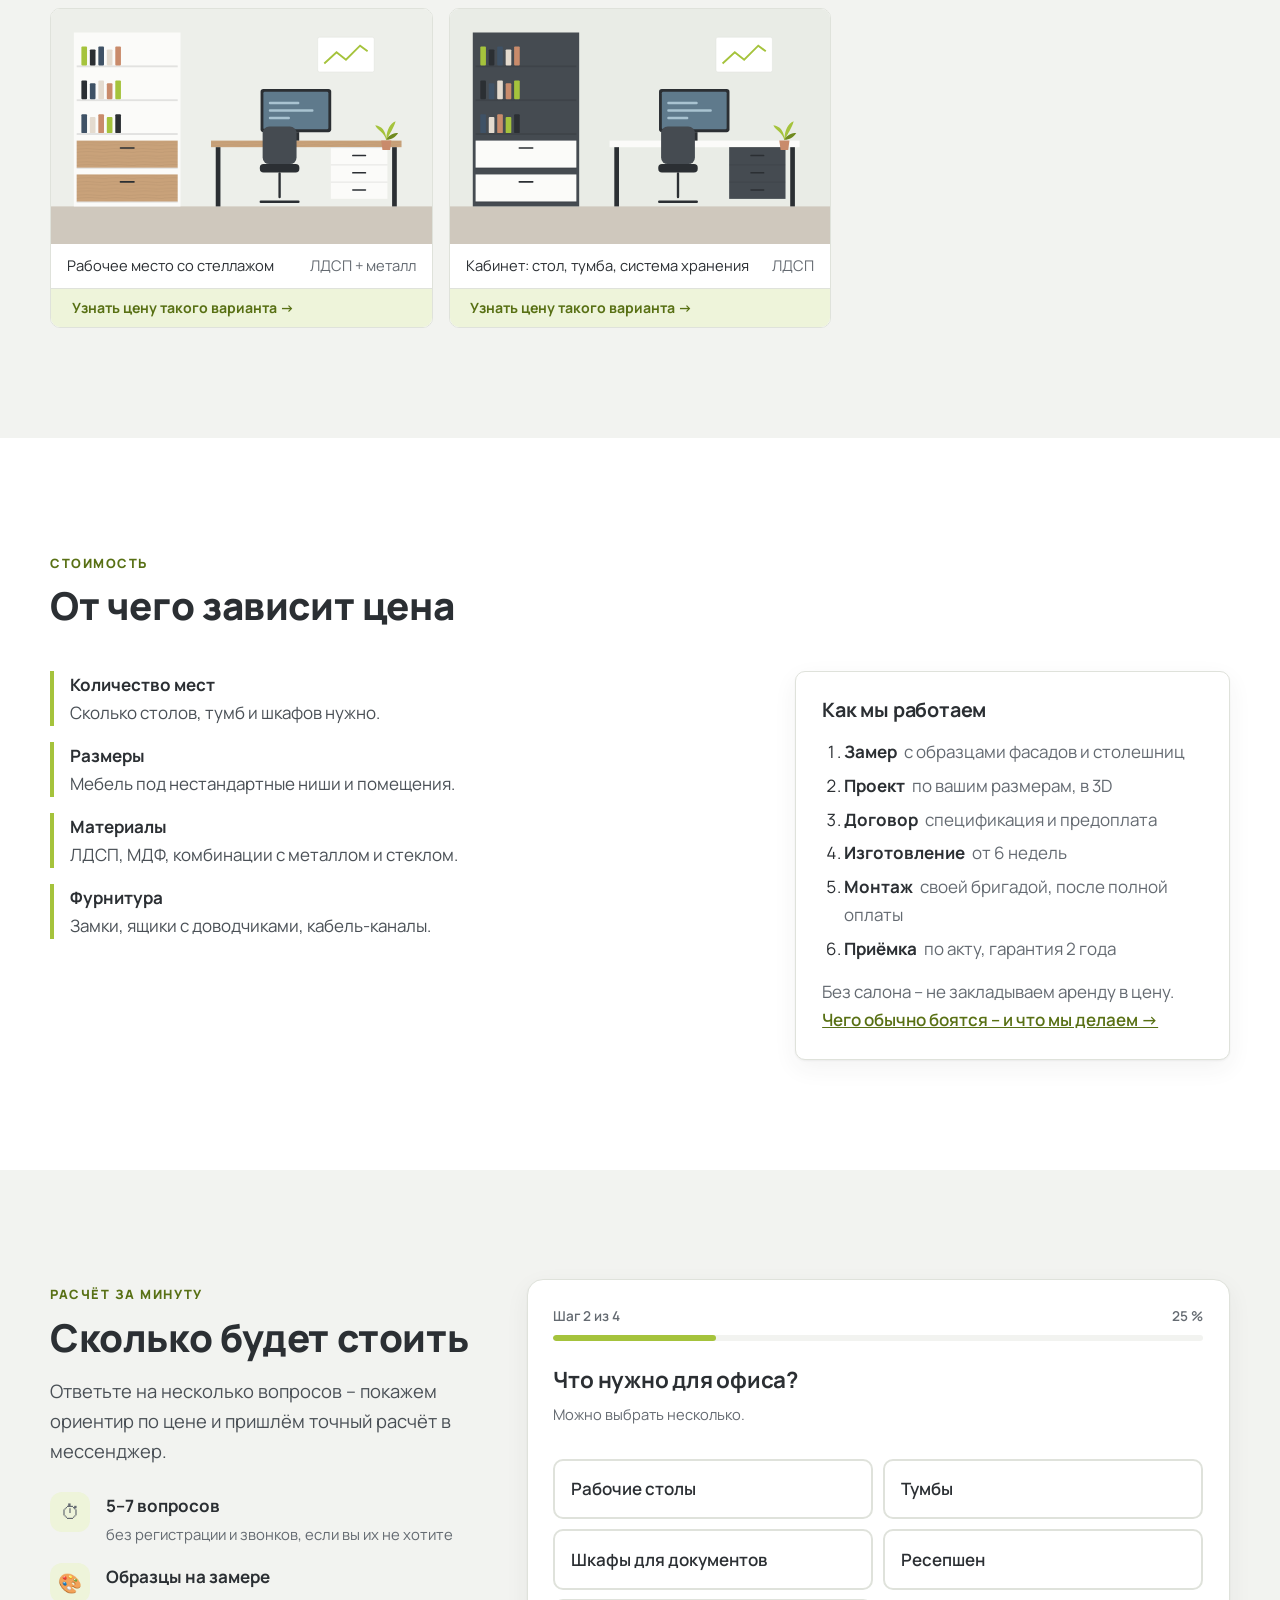
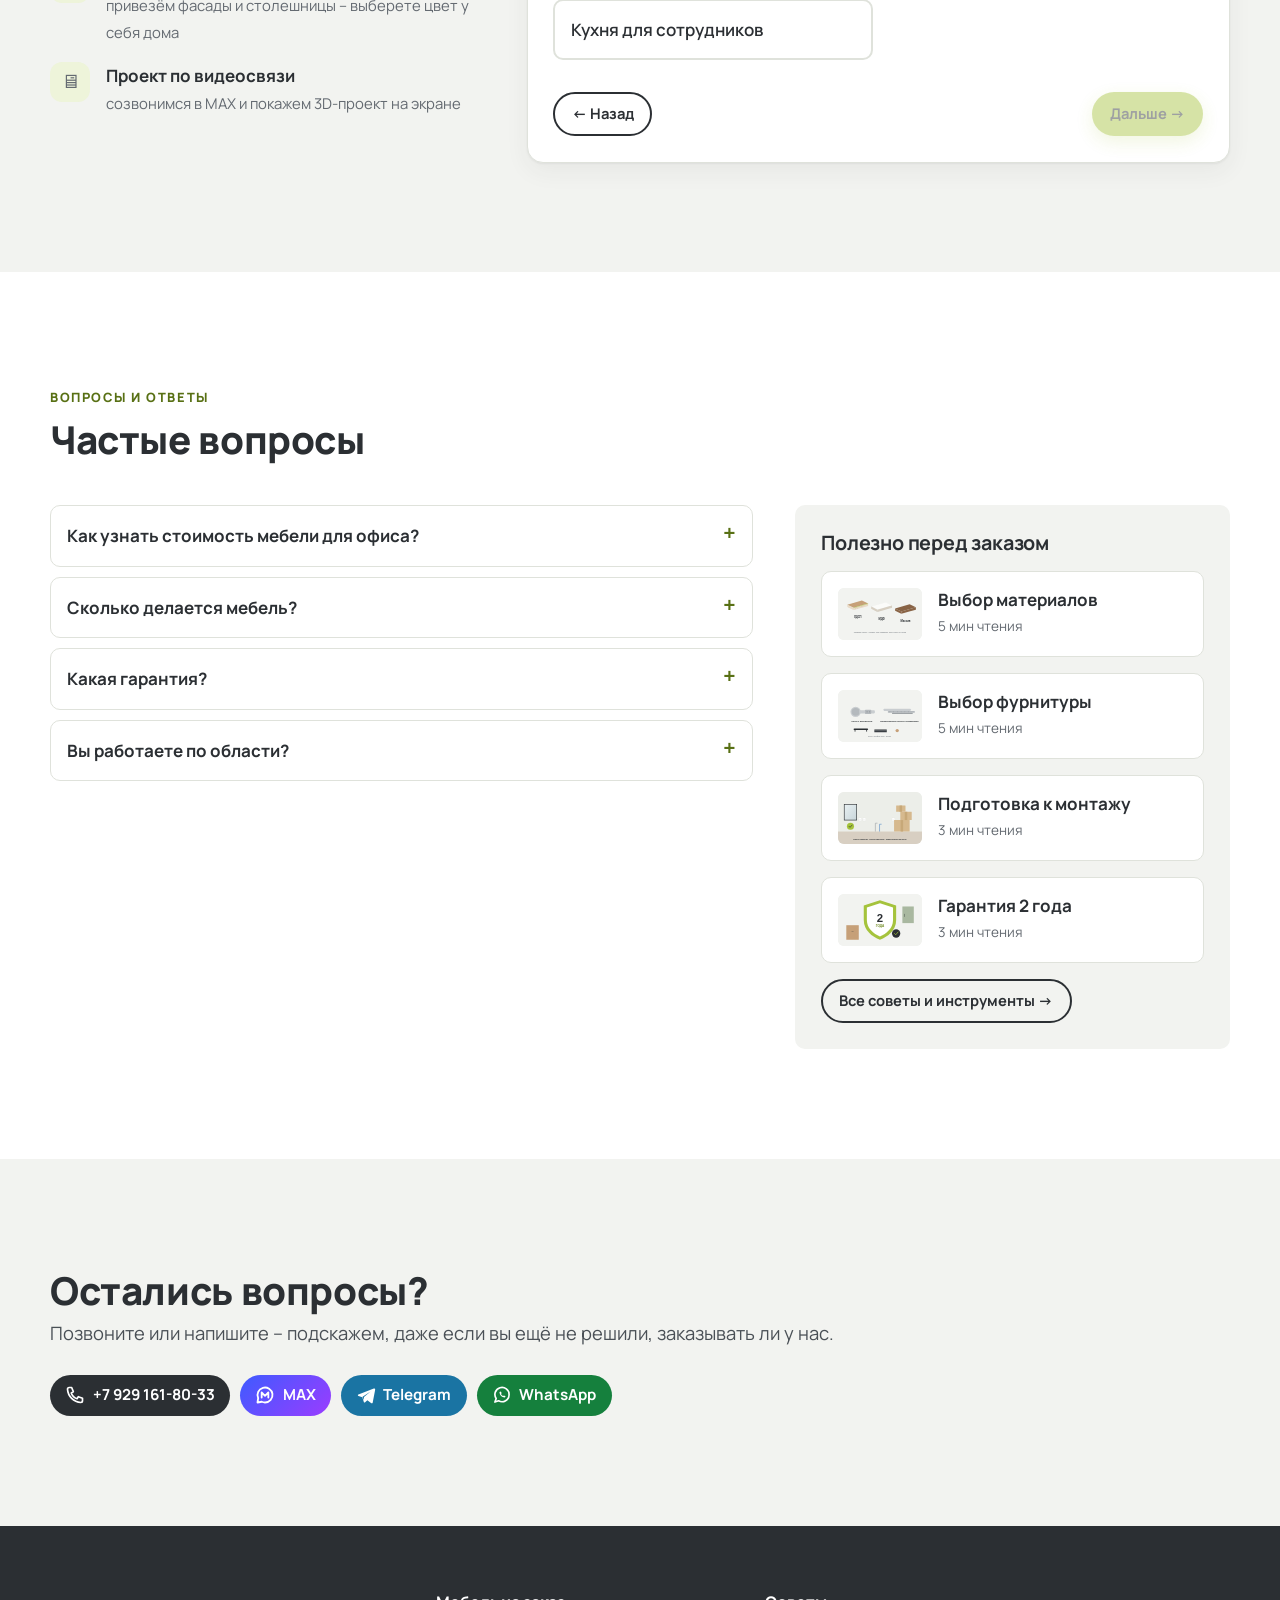
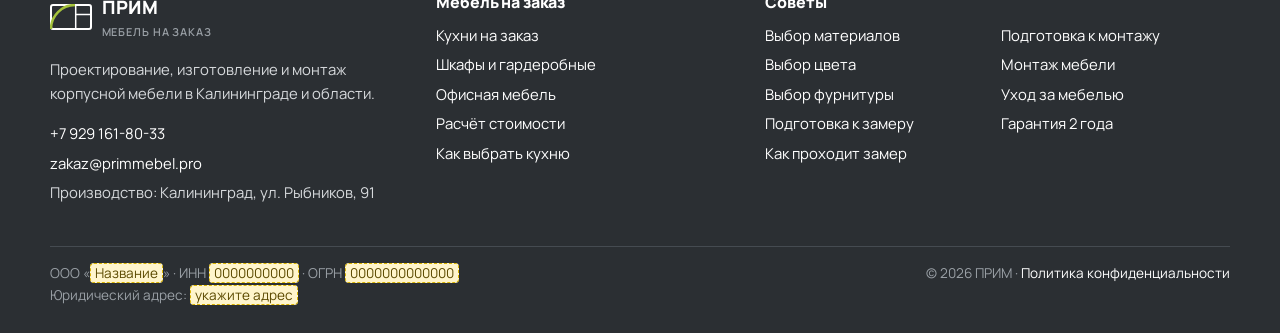
<file: ofisnaya-mebel.html>
<!DOCTYPE html>
<html lang="ru">
<head>
<meta charset="utf-8">
<meta name="viewport" content="width=device-width, initial-scale=1">
<title>Офисная мебель на заказ в Калининграде – столы, шкафы, ресепшен | ПРИМ</title>
<meta name="description" content="Офисная мебель на заказ в Калининграде и области: рабочие столы, тумбы, шкафы для документов, стеллажи, ресепшен и кухни для сотрудников. По размерам офиса, с монтажом и гарантией 2 года.">
<link rel="canonical" href="https://primmebel.pro/ofisnaya-mebel.html">
<meta property="og:type" content="website">
<meta property="og:locale" content="ru_RU">
<meta property="og:title" content="Офисная мебель на заказ в Калининграде – столы, шкафы, ресепшен | ПРИМ">
<meta property="og:description" content="Офисная мебель на заказ в Калининграде и области: рабочие столы, тумбы, шкафы для документов, стеллажи, ресепшен и кухни для сотрудников. По размерам офиса, с монтажом и гарантией 2 года.">
<meta property="og:url" content="https://primmebel.pro/ofisnaya-mebel.html">
<meta name="theme-color" content="#A5C33C">
<!-- Подтверждение прав в Яндекс Вебмастере: <meta name="yandex-verification" content="КОД"> -->
<link rel="icon" href="img/favicon.svg" type="image/svg+xml">
<link rel="preconnect" href="https://fonts.googleapis.com">
<link rel="preconnect" href="https://fonts.gstatic.com" crossorigin>
<link href="https://fonts.googleapis.com/css2?family=Manrope:wght@400;600;700;800&display=swap" rel="stylesheet">
<link rel="stylesheet" href="css/style.css?v=b181d864">
<script type="application/ld+json">{"@context": "https://schema.org", "@type": "FAQPage", "mainEntity": [{"@type": "Question", "name": "Как узнать стоимость мебели для офиса?", "acceptedAnswer": {"@type": "Answer", "text": "Офисную мебель считаем по списку: пришлите, что нужно и сколько рабочих мест, – или пройдите расчёт на этой странице. Точную цену назовём после замера."}}, {"@type": "Question", "name": "Сколько делается мебель?", "acceptedAnswer": {"@type": "Answer", "text": "Изготовление – от 6 недель, срок зависит от объёма и прописывается в договоре."}}, {"@type": "Question", "name": "Какая гарантия?", "acceptedAnswer": {"@type": "Answer", "text": "2 года с даты подписания акта приёмки."}}, {"@type": "Question", "name": "Вы работаете по области?", "acceptedAnswer": {"@type": "Answer", "text": "Да, по Калининграду и Калининградской области."}}]}</script><script type="application/ld+json">{"@context": "https://schema.org", "@type": "BreadcrumbList", "itemListElement": [{"@type": "ListItem", "position": 1, "name": "Главная", "item": "https://primmebel.pro/"}, {"@type": "ListItem", "position": 2, "name": "Офисная мебель на заказ в Калининграде", "item": "https://primmebel.pro/ofisnaya-mebel.html"}]}</script>
</head>
<body>
<a class="skip" href="#main">Перейти к содержимому</a>
<header class="header">
  <div class="container">
    <a class="logo" href="index.html"><svg viewBox="0 0 42 26" aria-hidden="true"><rect x="1" y="1" width="40" height="24" rx="2" fill="none" stroke="#2B2F33" stroke-width="2"/><path d="M25.7 1v24M25.7 10.5h15.3" stroke="#2B2F33" stroke-width="1.5"/><path d="M1 25A24 24 0 0 1 25 1" fill="none" stroke="#A5C33C" stroke-width="2.5"/></svg><span>ПРИМ<small>мебель на заказ</small></span></a>
    <nav class="nav" id="nav" aria-label="Основное меню"><a href="kuhni.html">Кухни</a><a href="shkafy.html">Шкафы</a><a href="ofisnaya-mebel.html" aria-current="page">Офисная мебель</a><a href="index.html#raschet">Расчёт</a><a href="kak-vybrat-kuhnyu.html">Как выбрать кухню</a><a href="index.html#kontakty">Контакты</a></nav>
    <a class="header-phone" data-phone href="tel:+79291618033">+7 929 161-80-33</a>
    <a class="btn btn-primary btn-sm" href="index.html#zayavka" data-goal="zamer_click">Заказать замер</a>
    <button class="burger" type="button" aria-label="Меню" aria-expanded="false" aria-controls="nav"><span></span><span></span><span></span></button>
  </div>
</header>

<main id="main">
<section class="hero page-hero">
  <div class="container hero-grid">
    <div>
      <p class="crumbs"><a href="index.html">Главная</a> / Офисная мебель на заказ</p>
      <h1>Офисная мебель на заказ в Калининграде</h1>
      <p class="lead">Рабочие места, системы хранения документов, ресепшен и кухни для сотрудников – по размерам вашего офиса. Эргономичная мебель, в которой удобно работать и остаётся больше места.</p>
      <ul class="checklist hero-list"><li>Столы, тумбы, шкафы, стеллажи</li><li>Ресепшен и кухни для сотрудников</li><li>По размерам и в цветах офиса</li><li>Гарантия 2 года</li></ul>
      <div class="hero-actions">
        <a class="btn btn-primary" href="#raschet">Рассчитать стоимость</a>
        <a class="btn btn-ghost" href="#primery">Посмотреть примеры</a>
      </div>
    </div>
    <div class="page-hero-art"><img src="img/ofis.svg" alt="Офисная мебель на заказ в Калининграде"></div>
  </div>
</section>

<section class="section" id="vidy">
  <div class="container">
    <div class="section-head"><span class="eyebrow">Что делаем</span><h2>Что мы делаем для офисов</h2></div>
    <div class="grid-2x2"><div class="card"><h3>Рабочие места</h3><p>Столы и тумбы под размеры кабинета и количество сотрудников, с местом для техники и проводов.</p></div><div class="card"><h3>Хранение документов</h3><p>Шкафы и стеллажи для папок и архива – закрытые, открытые или комбинированные.</p></div><div class="card"><h3>Ресепшен</h3><p>Стойка администратора – первое, что видят клиенты. Делаем в цветах и стиле вашей компании.</p></div><div class="card"><h3>Кухни для сотрудников</h3><p>Компактная кухня с местом для микроволновки, холодильника и посуды – удобно и аккуратно.</p></div></div>
  </div>
</section>

<section class="section alt" id="primery">
  <div class="container">
    <div class="section-head"><span class="eyebrow">Наши возможности</span><h2>Примеры решений</h2>
      <p class="lead">Практичные решения в среднем ценовом сегменте. Нажмите на пример – посчитаем похожий под ваши размеры.</p></div>
    <div class="gallery"><figure data-cat="office"><div class="ph"><img src="img/v-ofis-1.svg" alt="Рабочее место со стеллажом" loading="lazy"></div><figcaption><span class="cap">Рабочее место со стеллажом<span>ЛДСП + металл</span></span><button type="button" class="est" data-estimate="{&quot;product&quot;: &quot;office&quot;, &quot;items&quot;: [&quot;desks&quot;, &quot;docs&quot;]}"><u>Узнать цену такого варианта →</u></button></figcaption></figure><figure data-cat="office"><div class="ph"><img src="img/v-ofis-2.svg" alt="Кабинет: стол, тумба, система хранения" loading="lazy"></div><figcaption><span class="cap">Кабинет: стол, тумба, система хранения<span>ЛДСП</span></span><button type="button" class="est" data-estimate="{&quot;product&quot;: &quot;office&quot;, &quot;items&quot;: [&quot;desks&quot;, &quot;pedestals&quot;, &quot;docs&quot;]}"><u>Узнать цену такого варианта →</u></button></figcaption></figure></div>
  </div>
</section>

<section class="section" id="cena">
  <div class="container">
    <div class="section-head"><span class="eyebrow">Стоимость</span><h2>От чего зависит цена</h2></div>
    <div class="grid-2 align-stretch">
    <ul class="price-factors"><li><b>Количество мест</b><span>Сколько столов, тумб и шкафов нужно.</span></li><li><b>Размеры</b><span>Мебель под нестандартные ниши и помещения.</span></li><li><b>Материалы</b><span>ЛДСП, МДФ, комбинации с металлом и стеклом.</span></li><li><b>Фурнитура</b><span>Замки, ящики с доводчиками, кабель-каналы.</span></li></ul>
    <div class="card">
      <h3>Как мы работаем</h3>
      <ol class="steps-short"><li><b>Замер</b><span>с образцами фасадов и столешниц</span></li><li><b>Проект</b><span>по вашим размерам, в 3D</span></li><li><b>Договор</b><span>спецификация и предоплата</span></li><li><b>Изготовление</b><span>от 6 недель</span></li><li><b>Монтаж</b><span>своей бригадой, после полной оплаты</span></li><li><b>Приёмка</b><span>по акту, гарантия 2 года</span></li></ol>
      <p class="muted">Без салона – не закладываем аренду в цену. <a href="index.html#bez-straha">Чего обычно боятся – и что мы делаем →</a></p>
    </div>
    </div>
  </div>
</section>

<section class="section alt" id="raschet">
  <div class="container quiz-wrap">
    <div>
      <span class="eyebrow">Расчёт за минуту</span>
      <h2>Сколько будет стоить</h2>
      <p class="lead">Ответьте на несколько вопросов – покажем ориентир по цене и пришлём точный расчёт в мессенджер.</p>
      <ul class="quiz-perks">
        <li><span class="ico">⏱</span><div><b>5–7 вопросов</b><span>без регистрации и звонков, если вы их не хотите</span></div></li>
        <li><span class="ico">🎨</span><div><b>Образцы на замере</b><span>привезём фасады и столешницы – выберете цвет у себя дома</span></div></li>
        <li><span class="ico">🖥</span><div><b>Проект по видеосвязи</b><span>созвонимся в MAX и покажем 3D-проект на экране</span></div></li>
      </ul>
    </div>
    <div class="quiz" id="quiz" data-pre='{"product": "office"}' aria-live="polite"><noscript>Для расчёта включите JavaScript или позвоните: +7 929 161-80-33</noscript></div>
  </div>
</section>

<section class="section" id="voprosy">
  <div class="container">
    <div class="section-head"><span class="eyebrow">Вопросы и ответы</span><h2>Частые вопросы</h2></div>
    <div class="grid-2 align-stretch">
      <div class="faqs"><details class="faq"><summary>Как узнать стоимость мебели для офиса?</summary><p>Офисную мебель считаем по списку: пришлите, что нужно и сколько рабочих мест, – или пройдите расчёт на этой странице. Точную цену назовём после замера.</p></details><details class="faq"><summary>Сколько делается мебель?</summary><p>Изготовление – от 6 недель, срок зависит от объёма и прописывается в договоре.</p></details><details class="faq"><summary>Какая гарантия?</summary><p>2 года с даты подписания акта приёмки.</p></details><details class="faq"><summary>Вы работаете по области?</summary><p>Да, по Калининграду и Калининградской области.</p></details></div>
      <aside class="side-card">
        <h3>Полезно перед заказом</h3>
        <div class="tips tips-col"><a class="tip" href="sovety/vybor-materialov.html"><img src="img/s-materialy.svg" alt="" loading="lazy"><div><b>Выбор материалов</b><span>5 мин чтения</span></div></a><a class="tip" href="sovety/vybor-furnitury.html"><img src="img/s-furnitura.svg" alt="" loading="lazy"><div><b>Выбор фурнитуры</b><span>5 мин чтения</span></div></a><a class="tip" href="sovety/podgotovka-k-montazhu.html"><img src="img/s-podgotovka-k-montazhu.svg" alt="" loading="lazy"><div><b>Подготовка к монтажу</b><span>3 мин чтения</span></div></a><a class="tip" href="sovety/garantiya.html"><img src="img/s-garantiya.svg" alt="" loading="lazy"><div><b>Гарантия 2 года</b><span>3 мин чтения</span></div></a></div>
        <a class="btn btn-ghost btn-sm" href="kak-vybrat-kuhnyu.html">Все советы и инструменты →</a>
      </aside>
    </div>
  </div>
</section>

<section class="section alt" id="kontakty">
  <div class="container contact-strip">
    <div><h2>Остались вопросы?</h2><p class="lead">Позвоните или напишите – подскажем, даже если вы ещё не решили, заказывать ли у нас.</p></div>
    <div class="messengers">
      <a class="mbtn ph" data-icon="ph" data-phone href="tel:+79291618033">+7 929 161-80-33</a>
      <a class="mbtn max" href="https://max.ru/" data-link="max" target="_blank" rel="noopener" data-icon="max" data-goal="messenger_click">MAX</a>
      <a class="mbtn tg" href="https://t.me/primmpro" data-link="telegram" target="_blank" rel="noopener" data-icon="tg" data-goal="messenger_click">Telegram</a>
      <a class="mbtn wa" href="https://wa.me/79291618033" data-link="whatsapp" target="_blank" rel="noopener" data-icon="wa" data-goal="messenger_click">WhatsApp</a>
    </div>
  </div>
</section>
</main>
<footer class="footer">
  <div class="container">
    <div class="footer-grid">
      <div>
        <a class="logo" href="index.html"><svg viewBox="0 0 42 26" aria-hidden="true"><rect x="1" y="1" width="40" height="24" rx="2" fill="none" stroke="#FFFFFF" stroke-width="2"/><path d="M25.7 1v24M25.7 10.5h15.3" stroke="#FFFFFF" stroke-width="1.5"/><path d="M1 25A24 24 0 0 1 25 1" fill="none" stroke="#A5C33C" stroke-width="2.5"/></svg><span>ПРИМ<small>мебель на заказ</small></span></a>
        <p>Проектирование, изготовление и монтаж корпусной мебели в Калининграде и области.</p>
        <ul>
          <li><a data-phone href="tel:+79291618033">+7 929 161-80-33</a></li>
          <li><a data-email href="mailto:zakaz@primmebel.pro">zakaz@primmebel.pro</a></li>
          <li>Производство: <span data-text="address">Калининград, ул. Рыбников, 91</span></li>
        </ul>
      </div>
      <div><h2 class="footer-h">Мебель на заказ</h2><ul>
        <li><a href="kuhni.html">Кухни на заказ</a></li>
        <li><a href="shkafy.html">Шкафы и гардеробные</a></li>
        <li><a href="ofisnaya-mebel.html">Офисная мебель</a></li>
        <li><a href="index.html#raschet">Расчёт стоимости</a></li>
        <li><a href="kak-vybrat-kuhnyu.html">Как выбрать кухню</a></li>
      </ul></div>
      <div><h2 class="footer-h">Советы</h2><ul class="footer-tips"><li><a href="sovety/vybor-materialov.html">Выбор материалов</a></li><li><a href="sovety/vybor-cveta.html">Выбор цвета</a></li><li><a href="sovety/vybor-furnitury.html">Выбор фурнитуры</a></li><li><a href="sovety/podgotovka-k-zameru.html">Подготовка к замеру</a></li><li><a href="sovety/zamer.html">Как проходит замер</a></li><li><a href="sovety/podgotovka-k-montazhu.html">Подготовка к монтажу</a></li><li><a href="sovety/montazh.html">Монтаж мебели</a></li><li><a href="sovety/uhod.html">Уход за мебелью</a></li><li><a href="sovety/garantiya.html">Гарантия 2 года</a></li></ul></div>
    </div>
    <div class="legal">
      <!-- ДАННЫЕ ООО: заполните реквизиты (обязательно для рекламы в Яндекс Директе) -->
      <div class="requisites">ООО «<span class="todo">Название</span>» · ИНН <span class="todo">0000000000</span> · ОГРН <span class="todo">0000000000000</span>
Юридический адрес: <span class="todo">укажите адрес</span></div>
      <div>© <span data-year>2026</span> ПРИМ · <a href="politika.html">Политика конфиденциальности</a></div>
    </div>
  </div>
</footer>
<script src="js/config.js?v=bb22349b"></script>
<script src="js/main.js?v=8854fcb7"></script>
<script src="js/quiz.js?v=50b12201"></script>
</body>
</html>
</file>
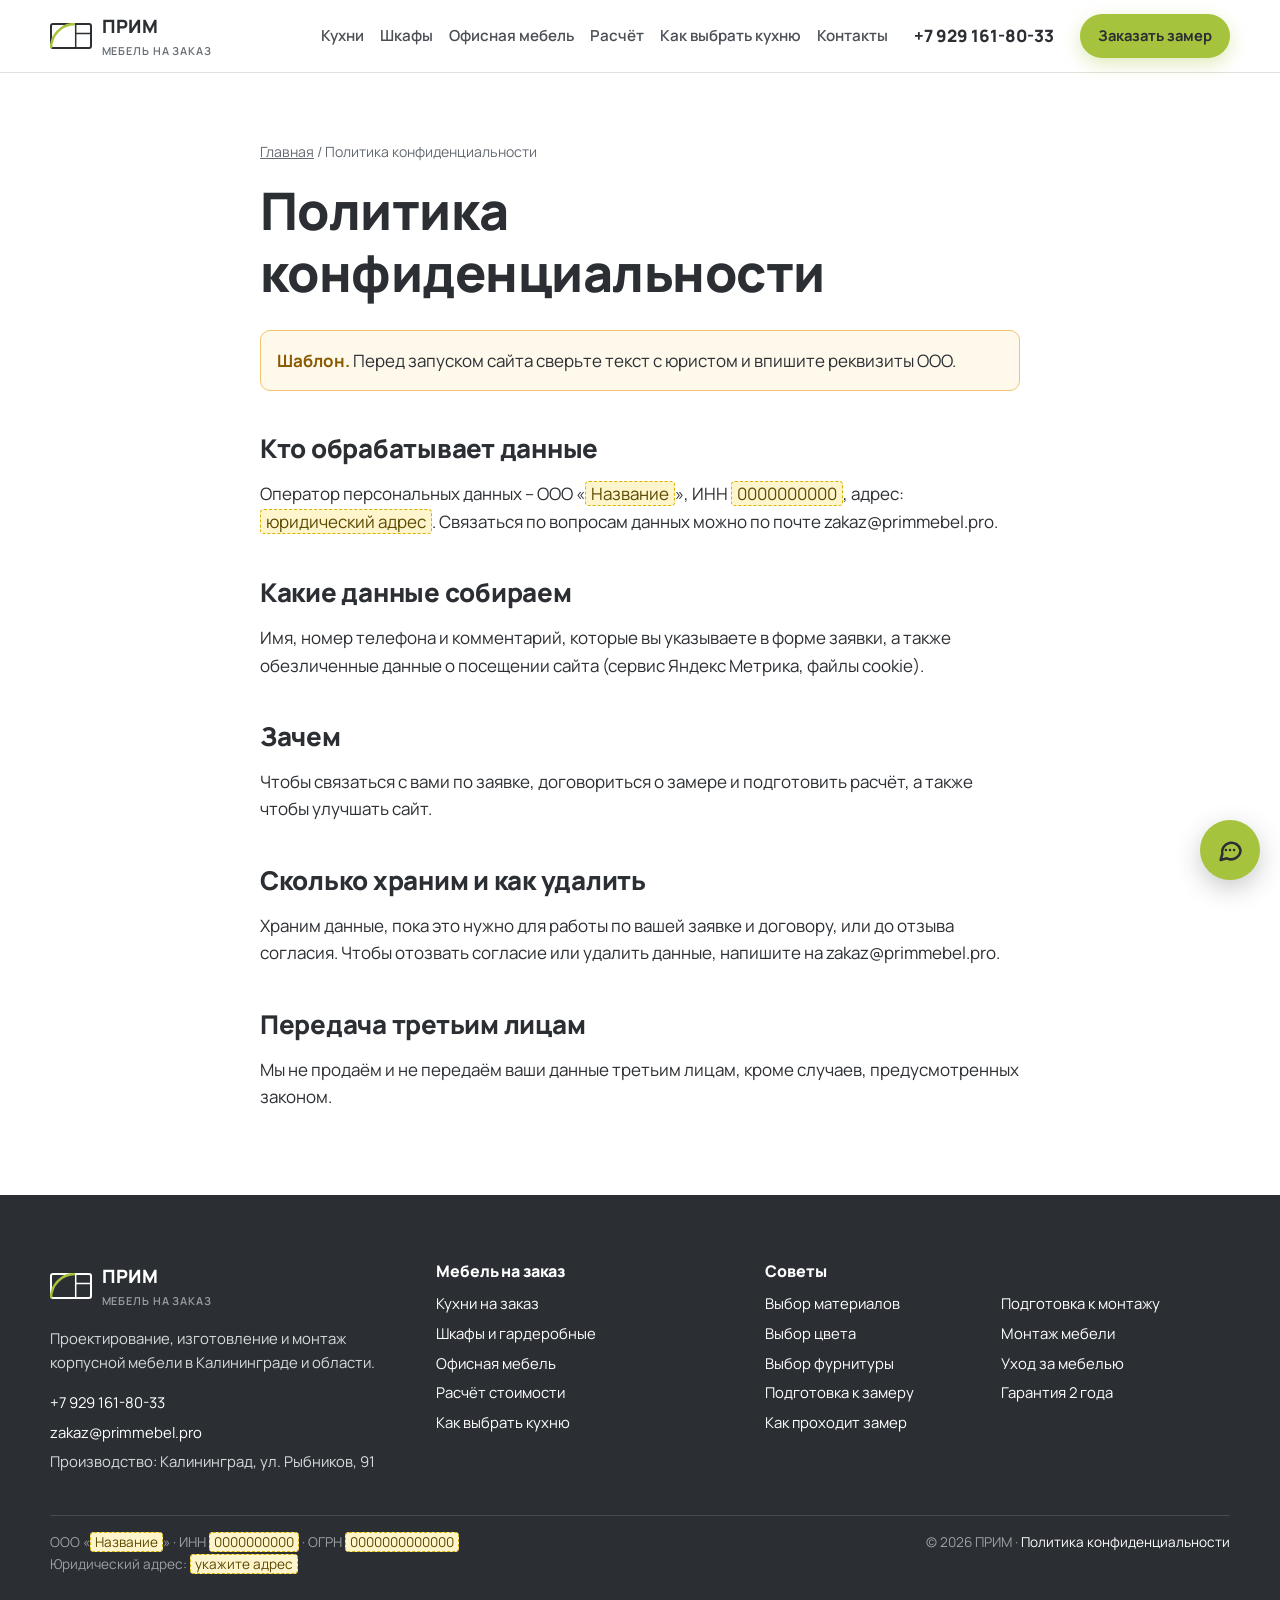
<file: politika.html>
<!DOCTYPE html>
<html lang="ru">
<head>
<meta charset="utf-8">
<meta name="viewport" content="width=device-width, initial-scale=1">
<title>Политика конфиденциальности – ПРИМ</title>
<meta name="description" content="Как ПРИМ обрабатывает персональные данные посетителей сайта.">
<link rel="canonical" href="https://primmebel.pro/politika.html">
<meta property="og:type" content="website">
<meta property="og:locale" content="ru_RU">
<meta property="og:title" content="Политика конфиденциальности – ПРИМ">
<meta property="og:description" content="Как ПРИМ обрабатывает персональные данные посетителей сайта.">
<meta property="og:url" content="https://primmebel.pro/politika.html">
<meta name="theme-color" content="#A5C33C">
<!-- Подтверждение прав в Яндекс Вебмастере: <meta name="yandex-verification" content="КОД"> -->
<link rel="icon" href="img/favicon.svg" type="image/svg+xml">
<link rel="preconnect" href="https://fonts.googleapis.com">
<link rel="preconnect" href="https://fonts.gstatic.com" crossorigin>
<link href="https://fonts.googleapis.com/css2?family=Manrope:wght@400;600;700;800&display=swap" rel="stylesheet">
<link rel="stylesheet" href="css/style.css?v=b181d864">

</head>
<body>
<a class="skip" href="#main">Перейти к содержимому</a>
<header class="header">
  <div class="container">
    <a class="logo" href="index.html"><svg viewBox="0 0 42 26" aria-hidden="true"><rect x="1" y="1" width="40" height="24" rx="2" fill="none" stroke="#2B2F33" stroke-width="2"/><path d="M25.7 1v24M25.7 10.5h15.3" stroke="#2B2F33" stroke-width="1.5"/><path d="M1 25A24 24 0 0 1 25 1" fill="none" stroke="#A5C33C" stroke-width="2.5"/></svg><span>ПРИМ<small>мебель на заказ</small></span></a>
    <nav class="nav" id="nav" aria-label="Основное меню"><a href="kuhni.html">Кухни</a><a href="shkafy.html">Шкафы</a><a href="ofisnaya-mebel.html">Офисная мебель</a><a href="index.html#raschet">Расчёт</a><a href="kak-vybrat-kuhnyu.html">Как выбрать кухню</a><a href="index.html#kontakty">Контакты</a></nav>
    <a class="header-phone" data-phone href="tel:+79291618033">+7 929 161-80-33</a>
    <a class="btn btn-primary btn-sm" href="index.html#zayavka" data-goal="zamer_click">Заказать замер</a>
    <button class="burger" type="button" aria-label="Меню" aria-expanded="false" aria-controls="nav"><span></span><span></span><span></span></button>
  </div>
</header>

<main id="main"><section class="article"><div class="container article-body">
<p class="crumbs"><a href="index.html">Главная</a> / Политика конфиденциальности</p>
<h1>Политика конфиденциальности</h1>
<p class="note warn"><span><b>Шаблон.</b> Перед запуском сайта сверьте текст с юристом и впишите реквизиты ООО.</span></p>
<h2 id="kto">Кто обрабатывает данные</h2>
<p>Оператор персональных данных – ООО «<span class="todo">Название</span>», ИНН <span class="todo">0000000000</span>, адрес: <span class="todo">юридический адрес</span>. Связаться по вопросам данных можно по почте zakaz@primmebel.pro.</p>
<h2 id="chto">Какие данные собираем</h2>
<p>Имя, номер телефона и комментарий, которые вы указываете в форме заявки, а также обезличенные данные о посещении сайта (сервис Яндекс Метрика, файлы cookie).</p>
<h2 id="zachem">Зачем</h2>
<p>Чтобы связаться с вами по заявке, договориться о замере и подготовить расчёт, а также чтобы улучшать сайт.</p>
<h2 id="srok">Сколько храним и как удалить</h2>
<p>Храним данные, пока это нужно для работы по вашей заявке и договору, или до отзыва согласия. Чтобы отозвать согласие или удалить данные, напишите на zakaz@primmebel.pro.</p>
<h2 id="peredacha">Передача третьим лицам</h2>
<p>Мы не продаём и не передаём ваши данные третьим лицам, кроме случаев, предусмотренных законом.</p>
</div></section></main>
<footer class="footer">
  <div class="container">
    <div class="footer-grid">
      <div>
        <a class="logo" href="index.html"><svg viewBox="0 0 42 26" aria-hidden="true"><rect x="1" y="1" width="40" height="24" rx="2" fill="none" stroke="#FFFFFF" stroke-width="2"/><path d="M25.7 1v24M25.7 10.5h15.3" stroke="#FFFFFF" stroke-width="1.5"/><path d="M1 25A24 24 0 0 1 25 1" fill="none" stroke="#A5C33C" stroke-width="2.5"/></svg><span>ПРИМ<small>мебель на заказ</small></span></a>
        <p>Проектирование, изготовление и монтаж корпусной мебели в Калининграде и области.</p>
        <ul>
          <li><a data-phone href="tel:+79291618033">+7 929 161-80-33</a></li>
          <li><a data-email href="mailto:zakaz@primmebel.pro">zakaz@primmebel.pro</a></li>
          <li>Производство: <span data-text="address">Калининград, ул. Рыбников, 91</span></li>
        </ul>
      </div>
      <div><h2 class="footer-h">Мебель на заказ</h2><ul>
        <li><a href="kuhni.html">Кухни на заказ</a></li>
        <li><a href="shkafy.html">Шкафы и гардеробные</a></li>
        <li><a href="ofisnaya-mebel.html">Офисная мебель</a></li>
        <li><a href="index.html#raschet">Расчёт стоимости</a></li>
        <li><a href="kak-vybrat-kuhnyu.html">Как выбрать кухню</a></li>
      </ul></div>
      <div><h2 class="footer-h">Советы</h2><ul class="footer-tips"><li><a href="sovety/vybor-materialov.html">Выбор материалов</a></li><li><a href="sovety/vybor-cveta.html">Выбор цвета</a></li><li><a href="sovety/vybor-furnitury.html">Выбор фурнитуры</a></li><li><a href="sovety/podgotovka-k-zameru.html">Подготовка к замеру</a></li><li><a href="sovety/zamer.html">Как проходит замер</a></li><li><a href="sovety/podgotovka-k-montazhu.html">Подготовка к монтажу</a></li><li><a href="sovety/montazh.html">Монтаж мебели</a></li><li><a href="sovety/uhod.html">Уход за мебелью</a></li><li><a href="sovety/garantiya.html">Гарантия 2 года</a></li></ul></div>
    </div>
    <div class="legal">
      <!-- ДАННЫЕ ООО: заполните реквизиты (обязательно для рекламы в Яндекс Директе) -->
      <div class="requisites">ООО «<span class="todo">Название</span>» · ИНН <span class="todo">0000000000</span> · ОГРН <span class="todo">0000000000000</span>
Юридический адрес: <span class="todo">укажите адрес</span></div>
      <div>© <span data-year>2026</span> ПРИМ · <a href="politika.html">Политика конфиденциальности</a></div>
    </div>
  </div>
</footer>
<script src="js/config.js?v=bb22349b"></script>
<script src="js/main.js?v=8854fcb7"></script>

</body>
</html>
</file>
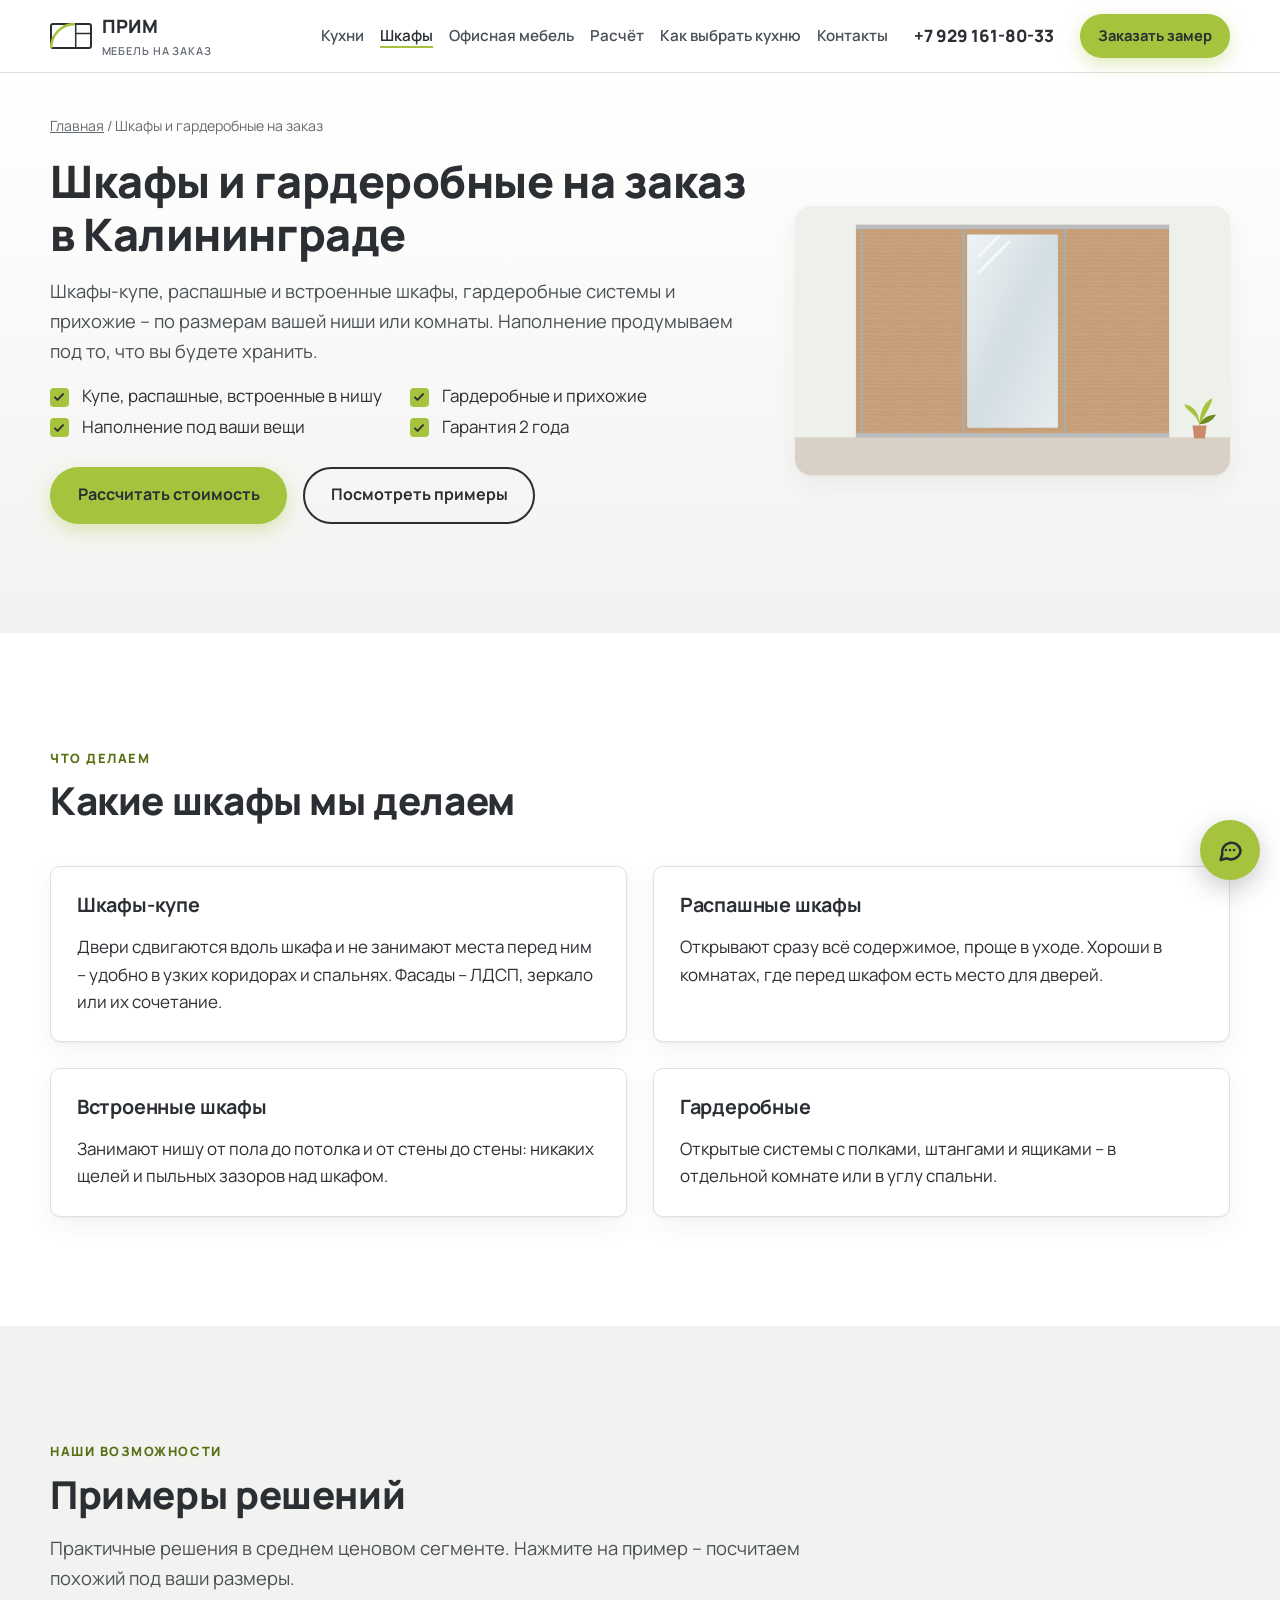
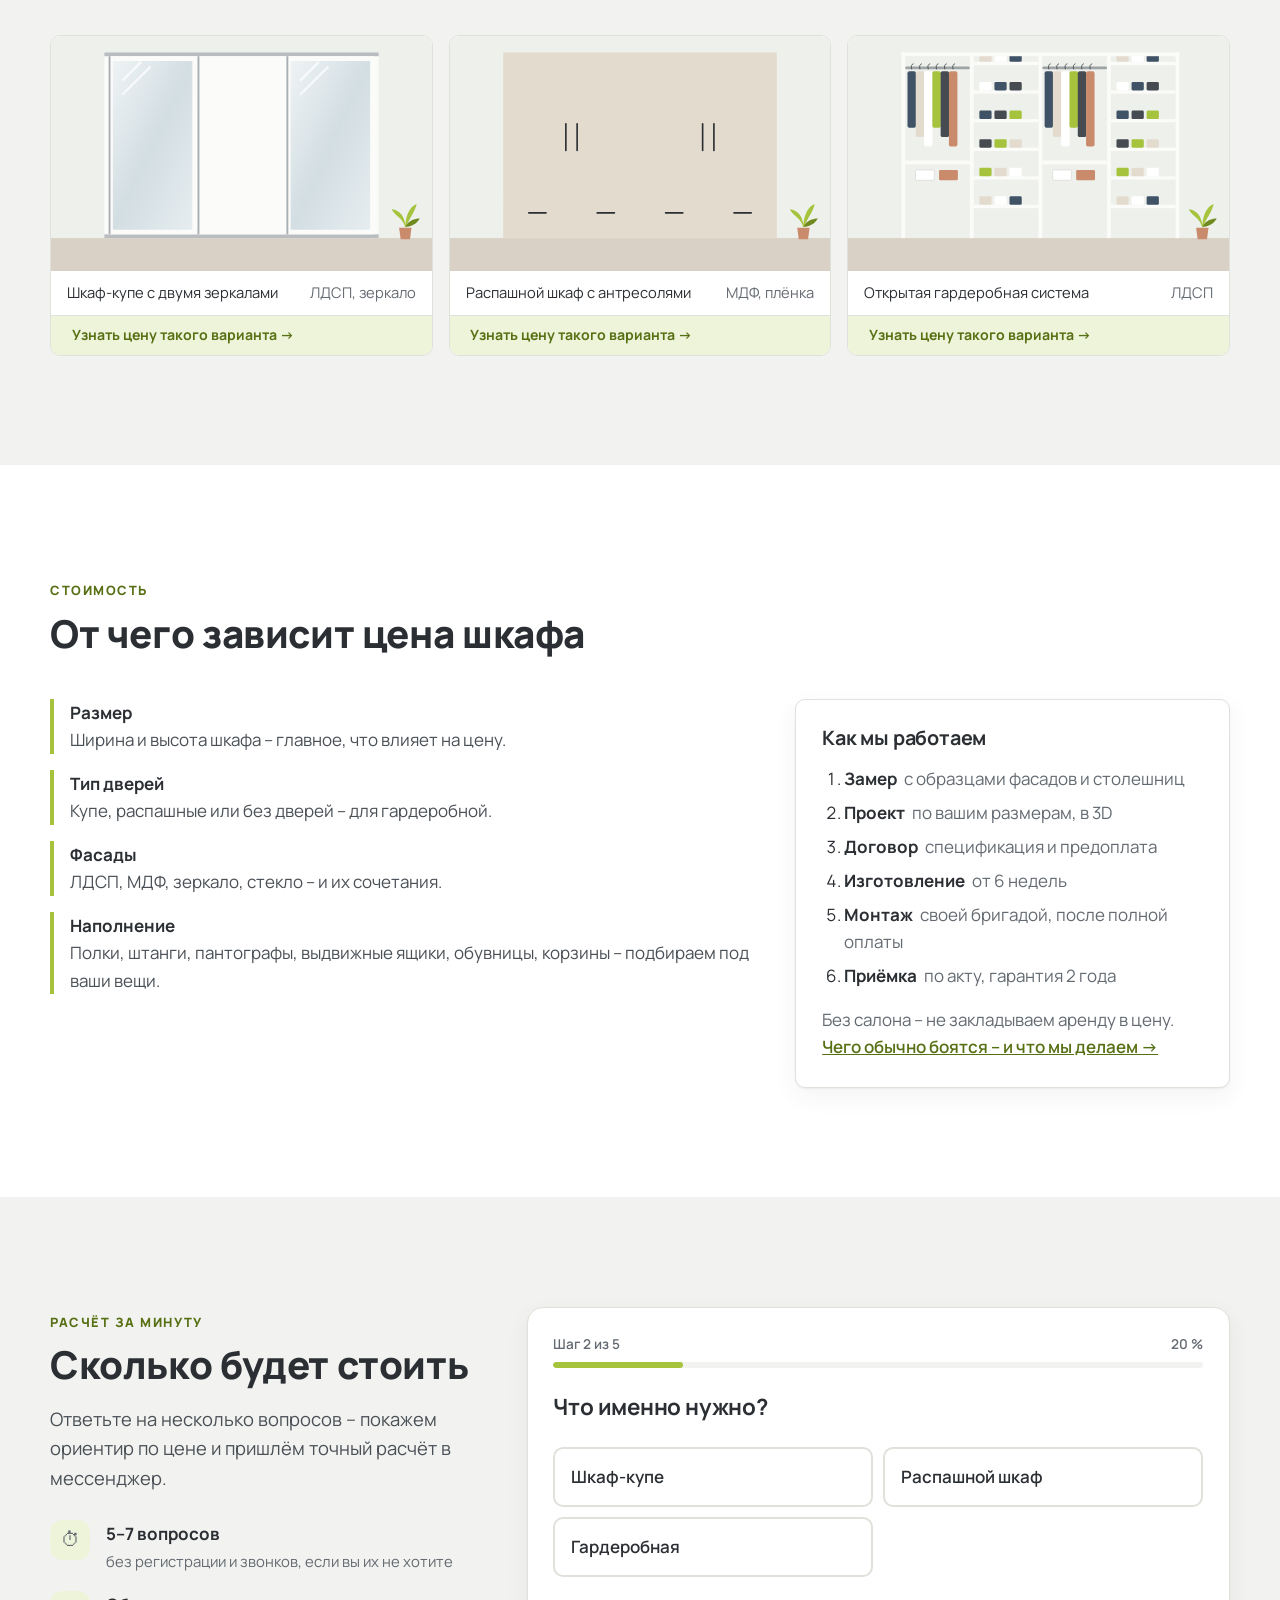
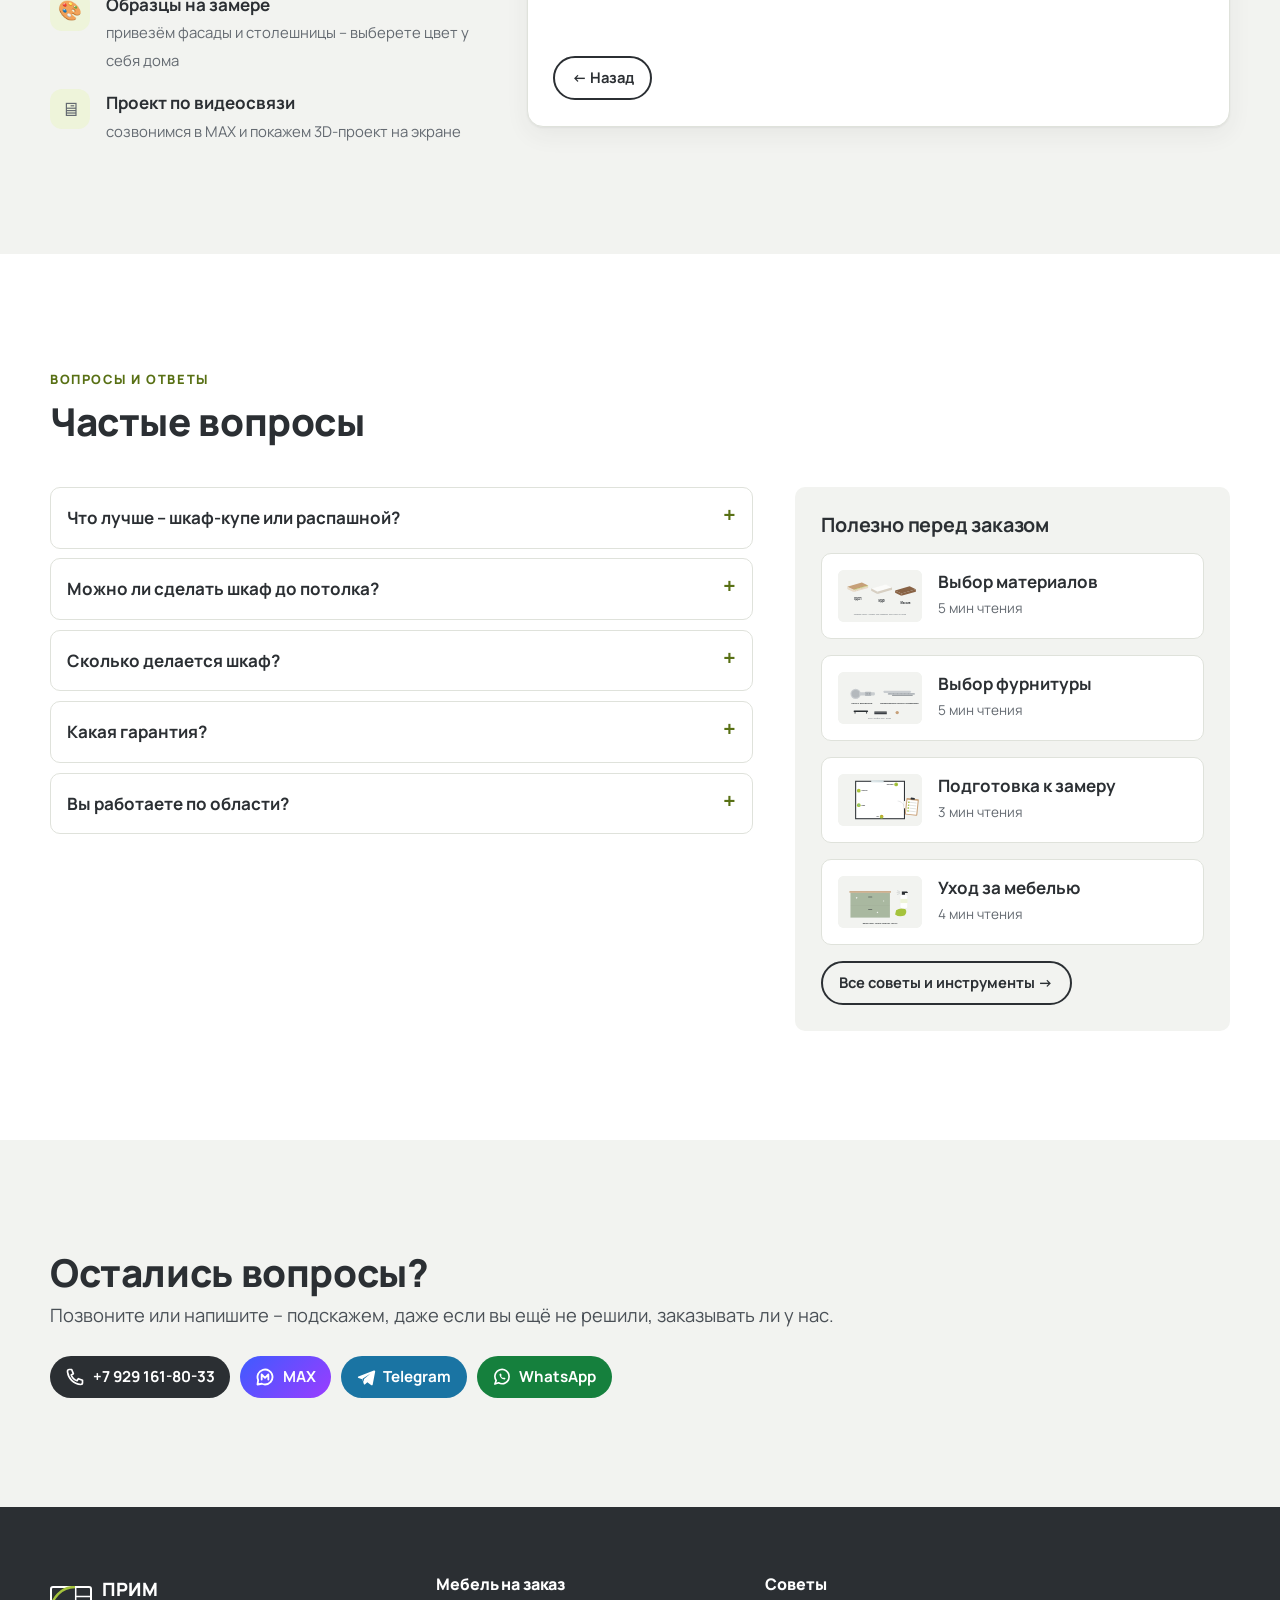
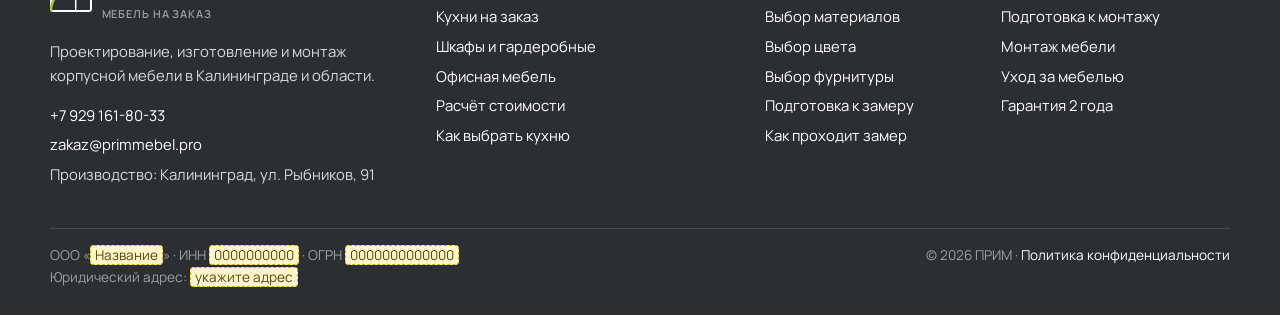
<file: shkafy.html>
<!DOCTYPE html>
<html lang="ru">
<head>
<meta charset="utf-8">
<meta name="viewport" content="width=device-width, initial-scale=1">
<title>Шкафы-купе и гардеробные на заказ в Калининграде – встроенные и корпусные | ПРИМ</title>
<meta name="description" content="Шкафы-купе, распашные и встроенные шкафы, гардеробные и прихожие на заказ в Калининграде и области. Наполнение под ваши вещи, замер, 3D-проект, монтаж, гарантия 2 года.">
<link rel="canonical" href="https://primmebel.pro/shkafy.html">
<meta property="og:type" content="website">
<meta property="og:locale" content="ru_RU">
<meta property="og:title" content="Шкафы-купе и гардеробные на заказ в Калининграде – встроенные и корпусные | ПРИМ">
<meta property="og:description" content="Шкафы-купе, распашные и встроенные шкафы, гардеробные и прихожие на заказ в Калининграде и области. Наполнение под ваши вещи, замер, 3D-проект, монтаж, гарантия 2 года.">
<meta property="og:url" content="https://primmebel.pro/shkafy.html">
<meta name="theme-color" content="#A5C33C">
<!-- Подтверждение прав в Яндекс Вебмастере: <meta name="yandex-verification" content="КОД"> -->
<link rel="icon" href="img/favicon.svg" type="image/svg+xml">
<link rel="preconnect" href="https://fonts.googleapis.com">
<link rel="preconnect" href="https://fonts.gstatic.com" crossorigin>
<link href="https://fonts.googleapis.com/css2?family=Manrope:wght@400;600;700;800&display=swap" rel="stylesheet">
<link rel="stylesheet" href="css/style.css?v=b181d864">
<script type="application/ld+json">{"@context": "https://schema.org", "@type": "FAQPage", "mainEntity": [{"@type": "Question", "name": "Что лучше – шкаф-купе или распашной?", "acceptedAnswer": {"@type": "Answer", "text": "Купе экономит место перед шкафом – его двери едут вдоль фасада. Распашной открывает всё содержимое сразу. В узком коридоре обычно выигрывает купе, в просторной спальне – по вкусу."}}, {"@type": "Question", "name": "Можно ли сделать шкаф до потолка?", "acceptedAnswer": {"@type": "Answer", "text": "Да, встроенный шкаф от пола до потолка – одно из главных преимуществ мебели на заказ. На замере проверим высоту потолка в нескольких точках."}}, {"@type": "Question", "name": "Сколько делается шкаф?", "acceptedAnswer": {"@type": "Answer", "text": "Изготовление – от 6 недель, точный срок зависит от проекта и прописывается в договоре."}}, {"@type": "Question", "name": "Какая гарантия?", "acceptedAnswer": {"@type": "Answer", "text": "2 года с даты подписания акта приёмки."}}, {"@type": "Question", "name": "Вы работаете по области?", "acceptedAnswer": {"@type": "Answer", "text": "Да, по Калининграду и Калининградской области."}}]}</script><script type="application/ld+json">{"@context": "https://schema.org", "@type": "BreadcrumbList", "itemListElement": [{"@type": "ListItem", "position": 1, "name": "Главная", "item": "https://primmebel.pro/"}, {"@type": "ListItem", "position": 2, "name": "Шкафы и гардеробные на заказ в Калининграде", "item": "https://primmebel.pro/shkafy.html"}]}</script>
</head>
<body>
<a class="skip" href="#main">Перейти к содержимому</a>
<header class="header">
  <div class="container">
    <a class="logo" href="index.html"><svg viewBox="0 0 42 26" aria-hidden="true"><rect x="1" y="1" width="40" height="24" rx="2" fill="none" stroke="#2B2F33" stroke-width="2"/><path d="M25.7 1v24M25.7 10.5h15.3" stroke="#2B2F33" stroke-width="1.5"/><path d="M1 25A24 24 0 0 1 25 1" fill="none" stroke="#A5C33C" stroke-width="2.5"/></svg><span>ПРИМ<small>мебель на заказ</small></span></a>
    <nav class="nav" id="nav" aria-label="Основное меню"><a href="kuhni.html">Кухни</a><a href="shkafy.html" aria-current="page">Шкафы</a><a href="ofisnaya-mebel.html">Офисная мебель</a><a href="index.html#raschet">Расчёт</a><a href="kak-vybrat-kuhnyu.html">Как выбрать кухню</a><a href="index.html#kontakty">Контакты</a></nav>
    <a class="header-phone" data-phone href="tel:+79291618033">+7 929 161-80-33</a>
    <a class="btn btn-primary btn-sm" href="index.html#zayavka" data-goal="zamer_click">Заказать замер</a>
    <button class="burger" type="button" aria-label="Меню" aria-expanded="false" aria-controls="nav"><span></span><span></span><span></span></button>
  </div>
</header>

<main id="main">
<section class="hero page-hero">
  <div class="container hero-grid">
    <div>
      <p class="crumbs"><a href="index.html">Главная</a> / Шкафы и гардеробные на заказ</p>
      <h1>Шкафы и гардеробные на заказ в Калининграде</h1>
      <p class="lead">Шкафы-купе, распашные и встроенные шкафы, гардеробные системы и прихожие – по размерам вашей ниши или комнаты. Наполнение продумываем под то, что вы будете хранить.</p>
      <ul class="checklist hero-list"><li>Купе, распашные, встроенные в нишу</li><li>Гардеробные и прихожие</li><li>Наполнение под ваши вещи</li><li>Гарантия 2 года</li></ul>
      <div class="hero-actions">
        <a class="btn btn-primary" href="#raschet">Рассчитать стоимость</a>
        <a class="btn btn-ghost" href="#primery">Посмотреть примеры</a>
      </div>
    </div>
    <div class="page-hero-art"><img src="img/shkafy.svg" alt="Шкафы и гардеробные на заказ в Калининграде"></div>
  </div>
</section>

<section class="section" id="vidy">
  <div class="container">
    <div class="section-head"><span class="eyebrow">Что делаем</span><h2>Какие шкафы мы делаем</h2></div>
    <div class="grid-2x2"><div class="card"><h3>Шкафы-купе</h3><p>Двери сдвигаются вдоль шкафа и не занимают места перед ним – удобно в узких коридорах и спальнях. Фасады – ЛДСП, зеркало или их сочетание.</p></div><div class="card"><h3>Распашные шкафы</h3><p>Открывают сразу всё содержимое, проще в уходе. Хороши в комнатах, где перед шкафом есть место для дверей.</p></div><div class="card"><h3>Встроенные шкафы</h3><p>Занимают нишу от пола до потолка и от стены до стены: никаких щелей и пыльных зазоров над шкафом.</p></div><div class="card"><h3>Гардеробные</h3><p>Открытые системы с полками, штангами и ящиками – в отдельной комнате или в углу спальни.</p></div></div>
  </div>
</section>

<section class="section alt" id="primery">
  <div class="container">
    <div class="section-head"><span class="eyebrow">Наши возможности</span><h2>Примеры решений</h2>
      <p class="lead">Практичные решения в среднем ценовом сегменте. Нажмите на пример – посчитаем похожий под ваши размеры.</p></div>
    <div class="gallery"><figure data-cat="wardrobe"><div class="ph"><img src="img/v-shkaf-1.svg" alt="Шкаф-купе с двумя зеркалами" loading="lazy"></div><figcaption><span class="cap">Шкаф-купе с двумя зеркалами<span>ЛДСП, зеркало</span></span><button type="button" class="est" data-estimate="{&quot;product&quot;: &quot;wardrobe&quot;, &quot;wtype&quot;: &quot;kupe&quot;, &quot;width&quot;: 2.4, &quot;facade&quot;: &quot;mirror&quot;}"><u>Узнать цену такого варианта →</u></button></figcaption></figure><figure data-cat="wardrobe"><div class="ph"><img src="img/v-shkaf-2.svg" alt="Распашной шкаф с антресолями" loading="lazy"></div><figcaption><span class="cap">Распашной шкаф с антресолями<span>МДФ, плёнка</span></span><button type="button" class="est" data-estimate="{&quot;product&quot;: &quot;wardrobe&quot;, &quot;wtype&quot;: &quot;swing&quot;, &quot;width&quot;: 2.4, &quot;facade&quot;: &quot;mdf_film&quot;}"><u>Узнать цену такого варианта →</u></button></figcaption></figure><figure data-cat="wardrobe"><div class="ph"><img src="img/v-shkaf-3.svg" alt="Открытая гардеробная система" loading="lazy"></div><figcaption><span class="cap">Открытая гардеробная система<span>ЛДСП</span></span><button type="button" class="est" data-estimate="{&quot;product&quot;: &quot;wardrobe&quot;, &quot;wtype&quot;: &quot;walkin&quot;, &quot;width&quot;: 3.0, &quot;facade&quot;: &quot;ldsp&quot;}"><u>Узнать цену такого варианта →</u></button></figcaption></figure></div>
  </div>
</section>

<section class="section" id="cena">
  <div class="container">
    <div class="section-head"><span class="eyebrow">Стоимость</span><h2>От чего зависит цена шкафа</h2></div>
    <div class="grid-2 align-stretch">
    <ul class="price-factors"><li><b>Размер</b><span>Ширина и высота шкафа – главное, что влияет на цену.</span></li><li><b>Тип дверей</b><span>Купе, распашные или без дверей – для гардеробной.</span></li><li><b>Фасады</b><span>ЛДСП, МДФ, зеркало, стекло – и их сочетания.</span></li><li><b>Наполнение</b><span>Полки, штанги, пантографы, выдвижные ящики, обувницы, корзины – подбираем под ваши вещи.</span></li></ul>
    <div class="card">
      <h3>Как мы работаем</h3>
      <ol class="steps-short"><li><b>Замер</b><span>с образцами фасадов и столешниц</span></li><li><b>Проект</b><span>по вашим размерам, в 3D</span></li><li><b>Договор</b><span>спецификация и предоплата</span></li><li><b>Изготовление</b><span>от 6 недель</span></li><li><b>Монтаж</b><span>своей бригадой, после полной оплаты</span></li><li><b>Приёмка</b><span>по акту, гарантия 2 года</span></li></ol>
      <p class="muted">Без салона – не закладываем аренду в цену. <a href="index.html#bez-straha">Чего обычно боятся – и что мы делаем →</a></p>
    </div>
    </div>
  </div>
</section>

<section class="section alt" id="raschet">
  <div class="container quiz-wrap">
    <div>
      <span class="eyebrow">Расчёт за минуту</span>
      <h2>Сколько будет стоить</h2>
      <p class="lead">Ответьте на несколько вопросов – покажем ориентир по цене и пришлём точный расчёт в мессенджер.</p>
      <ul class="quiz-perks">
        <li><span class="ico">⏱</span><div><b>5–7 вопросов</b><span>без регистрации и звонков, если вы их не хотите</span></div></li>
        <li><span class="ico">🎨</span><div><b>Образцы на замере</b><span>привезём фасады и столешницы – выберете цвет у себя дома</span></div></li>
        <li><span class="ico">🖥</span><div><b>Проект по видеосвязи</b><span>созвонимся в MAX и покажем 3D-проект на экране</span></div></li>
      </ul>
    </div>
    <div class="quiz" id="quiz" data-pre='{"product": "wardrobe"}' aria-live="polite"><noscript>Для расчёта включите JavaScript или позвоните: +7 929 161-80-33</noscript></div>
  </div>
</section>

<section class="section" id="voprosy">
  <div class="container">
    <div class="section-head"><span class="eyebrow">Вопросы и ответы</span><h2>Частые вопросы</h2></div>
    <div class="grid-2 align-stretch">
      <div class="faqs"><details class="faq"><summary>Что лучше – шкаф-купе или распашной?</summary><p>Купе экономит место перед шкафом – его двери едут вдоль фасада. Распашной открывает всё содержимое сразу. В узком коридоре обычно выигрывает купе, в просторной спальне – по вкусу.</p></details><details class="faq"><summary>Можно ли сделать шкаф до потолка?</summary><p>Да, встроенный шкаф от пола до потолка – одно из главных преимуществ мебели на заказ. На замере проверим высоту потолка в нескольких точках.</p></details><details class="faq"><summary>Сколько делается шкаф?</summary><p>Изготовление – от 6 недель, точный срок зависит от проекта и прописывается в договоре.</p></details><details class="faq"><summary>Какая гарантия?</summary><p>2 года с даты подписания акта приёмки.</p></details><details class="faq"><summary>Вы работаете по области?</summary><p>Да, по Калининграду и Калининградской области.</p></details></div>
      <aside class="side-card">
        <h3>Полезно перед заказом</h3>
        <div class="tips tips-col"><a class="tip" href="sovety/vybor-materialov.html"><img src="img/s-materialy.svg" alt="" loading="lazy"><div><b>Выбор материалов</b><span>5 мин чтения</span></div></a><a class="tip" href="sovety/vybor-furnitury.html"><img src="img/s-furnitura.svg" alt="" loading="lazy"><div><b>Выбор фурнитуры</b><span>5 мин чтения</span></div></a><a class="tip" href="sovety/podgotovka-k-zameru.html"><img src="img/s-podgotovka-k-zameru.svg" alt="" loading="lazy"><div><b>Подготовка к замеру</b><span>3 мин чтения</span></div></a><a class="tip" href="sovety/uhod.html"><img src="img/s-uhod.svg" alt="" loading="lazy"><div><b>Уход за мебелью</b><span>4 мин чтения</span></div></a></div>
        <a class="btn btn-ghost btn-sm" href="kak-vybrat-kuhnyu.html">Все советы и инструменты →</a>
      </aside>
    </div>
  </div>
</section>

<section class="section alt" id="kontakty">
  <div class="container contact-strip">
    <div><h2>Остались вопросы?</h2><p class="lead">Позвоните или напишите – подскажем, даже если вы ещё не решили, заказывать ли у нас.</p></div>
    <div class="messengers">
      <a class="mbtn ph" data-icon="ph" data-phone href="tel:+79291618033">+7 929 161-80-33</a>
      <a class="mbtn max" href="https://max.ru/" data-link="max" target="_blank" rel="noopener" data-icon="max" data-goal="messenger_click">MAX</a>
      <a class="mbtn tg" href="https://t.me/primmpro" data-link="telegram" target="_blank" rel="noopener" data-icon="tg" data-goal="messenger_click">Telegram</a>
      <a class="mbtn wa" href="https://wa.me/79291618033" data-link="whatsapp" target="_blank" rel="noopener" data-icon="wa" data-goal="messenger_click">WhatsApp</a>
    </div>
  </div>
</section>
</main>
<footer class="footer">
  <div class="container">
    <div class="footer-grid">
      <div>
        <a class="logo" href="index.html"><svg viewBox="0 0 42 26" aria-hidden="true"><rect x="1" y="1" width="40" height="24" rx="2" fill="none" stroke="#FFFFFF" stroke-width="2"/><path d="M25.7 1v24M25.7 10.5h15.3" stroke="#FFFFFF" stroke-width="1.5"/><path d="M1 25A24 24 0 0 1 25 1" fill="none" stroke="#A5C33C" stroke-width="2.5"/></svg><span>ПРИМ<small>мебель на заказ</small></span></a>
        <p>Проектирование, изготовление и монтаж корпусной мебели в Калининграде и области.</p>
        <ul>
          <li><a data-phone href="tel:+79291618033">+7 929 161-80-33</a></li>
          <li><a data-email href="mailto:zakaz@primmebel.pro">zakaz@primmebel.pro</a></li>
          <li>Производство: <span data-text="address">Калининград, ул. Рыбников, 91</span></li>
        </ul>
      </div>
      <div><h2 class="footer-h">Мебель на заказ</h2><ul>
        <li><a href="kuhni.html">Кухни на заказ</a></li>
        <li><a href="shkafy.html">Шкафы и гардеробные</a></li>
        <li><a href="ofisnaya-mebel.html">Офисная мебель</a></li>
        <li><a href="index.html#raschet">Расчёт стоимости</a></li>
        <li><a href="kak-vybrat-kuhnyu.html">Как выбрать кухню</a></li>
      </ul></div>
      <div><h2 class="footer-h">Советы</h2><ul class="footer-tips"><li><a href="sovety/vybor-materialov.html">Выбор материалов</a></li><li><a href="sovety/vybor-cveta.html">Выбор цвета</a></li><li><a href="sovety/vybor-furnitury.html">Выбор фурнитуры</a></li><li><a href="sovety/podgotovka-k-zameru.html">Подготовка к замеру</a></li><li><a href="sovety/zamer.html">Как проходит замер</a></li><li><a href="sovety/podgotovka-k-montazhu.html">Подготовка к монтажу</a></li><li><a href="sovety/montazh.html">Монтаж мебели</a></li><li><a href="sovety/uhod.html">Уход за мебелью</a></li><li><a href="sovety/garantiya.html">Гарантия 2 года</a></li></ul></div>
    </div>
    <div class="legal">
      <!-- ДАННЫЕ ООО: заполните реквизиты (обязательно для рекламы в Яндекс Директе) -->
      <div class="requisites">ООО «<span class="todo">Название</span>» · ИНН <span class="todo">0000000000</span> · ОГРН <span class="todo">0000000000000</span>
Юридический адрес: <span class="todo">укажите адрес</span></div>
      <div>© <span data-year>2026</span> ПРИМ · <a href="politika.html">Политика конфиденциальности</a></div>
    </div>
  </div>
</footer>
<script src="js/config.js?v=bb22349b"></script>
<script src="js/main.js?v=8854fcb7"></script>
<script src="js/quiz.js?v=50b12201"></script>
</body>
</html>
</file>
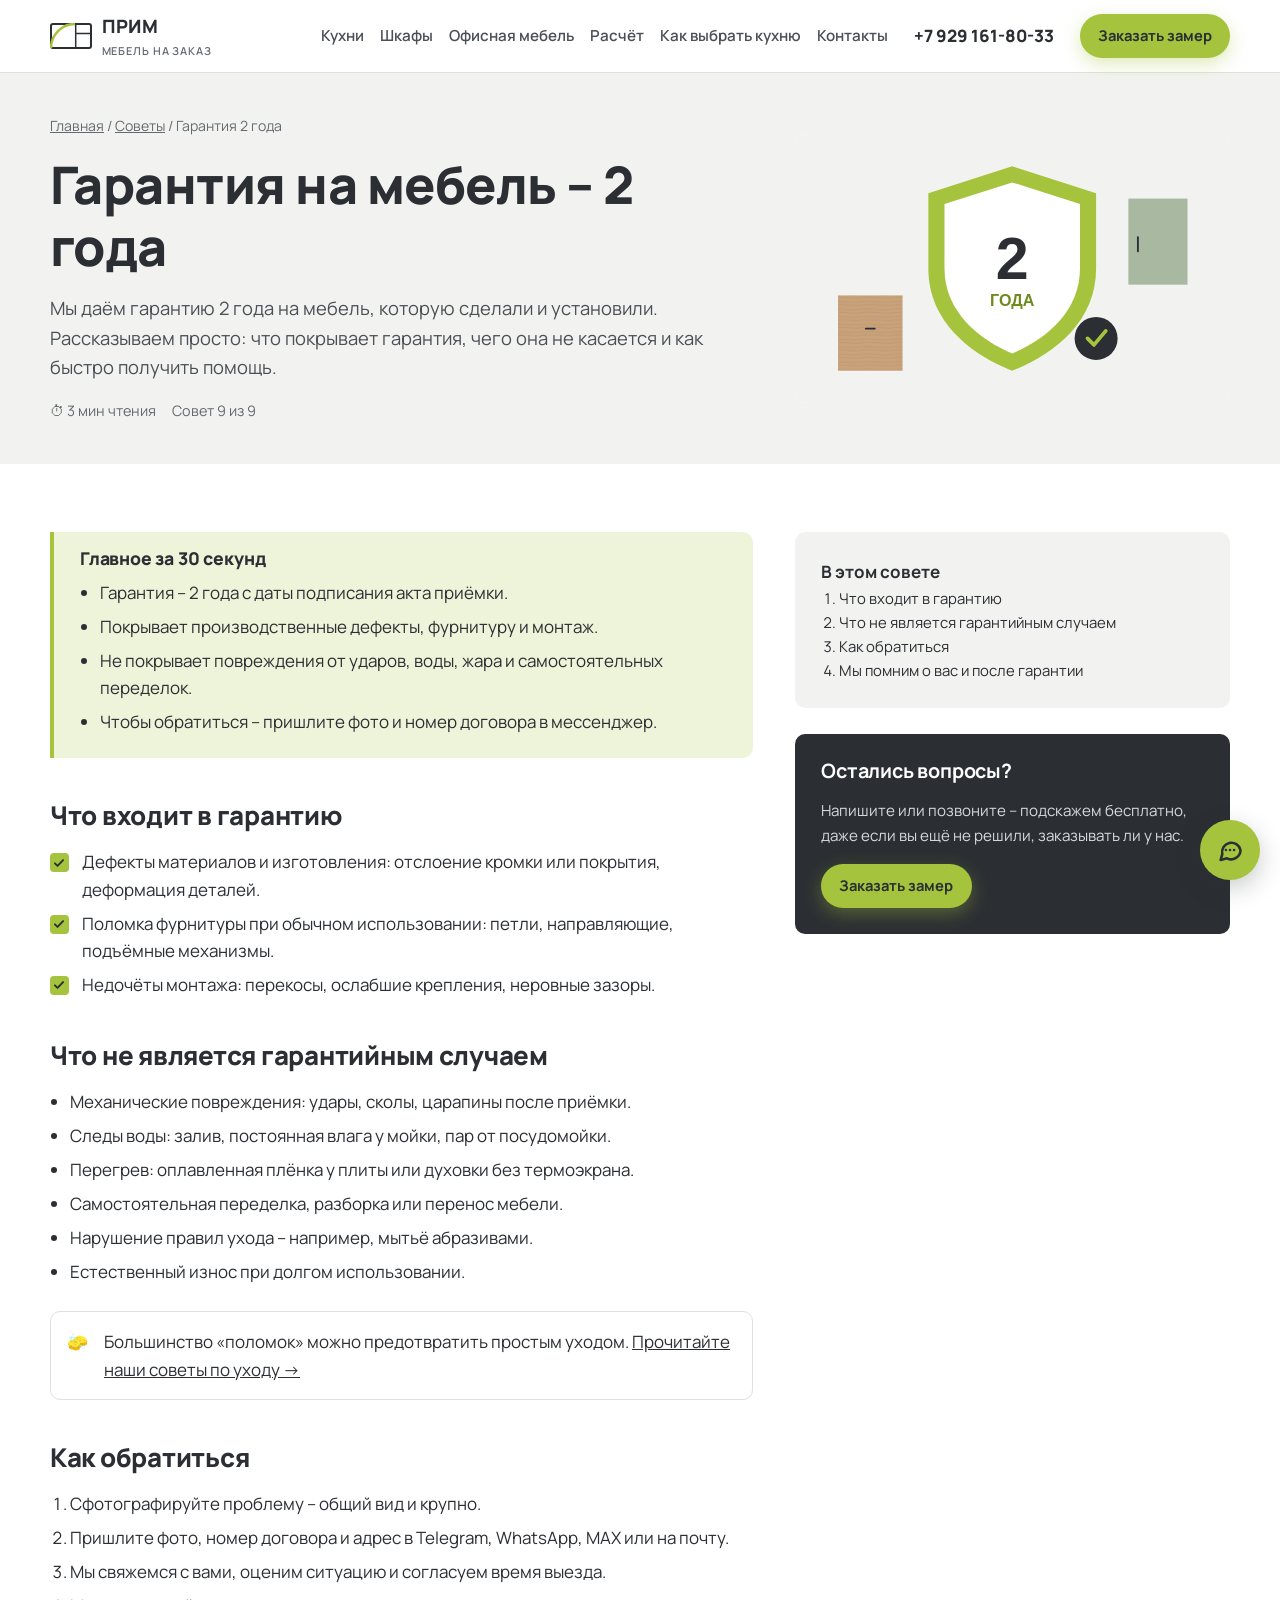
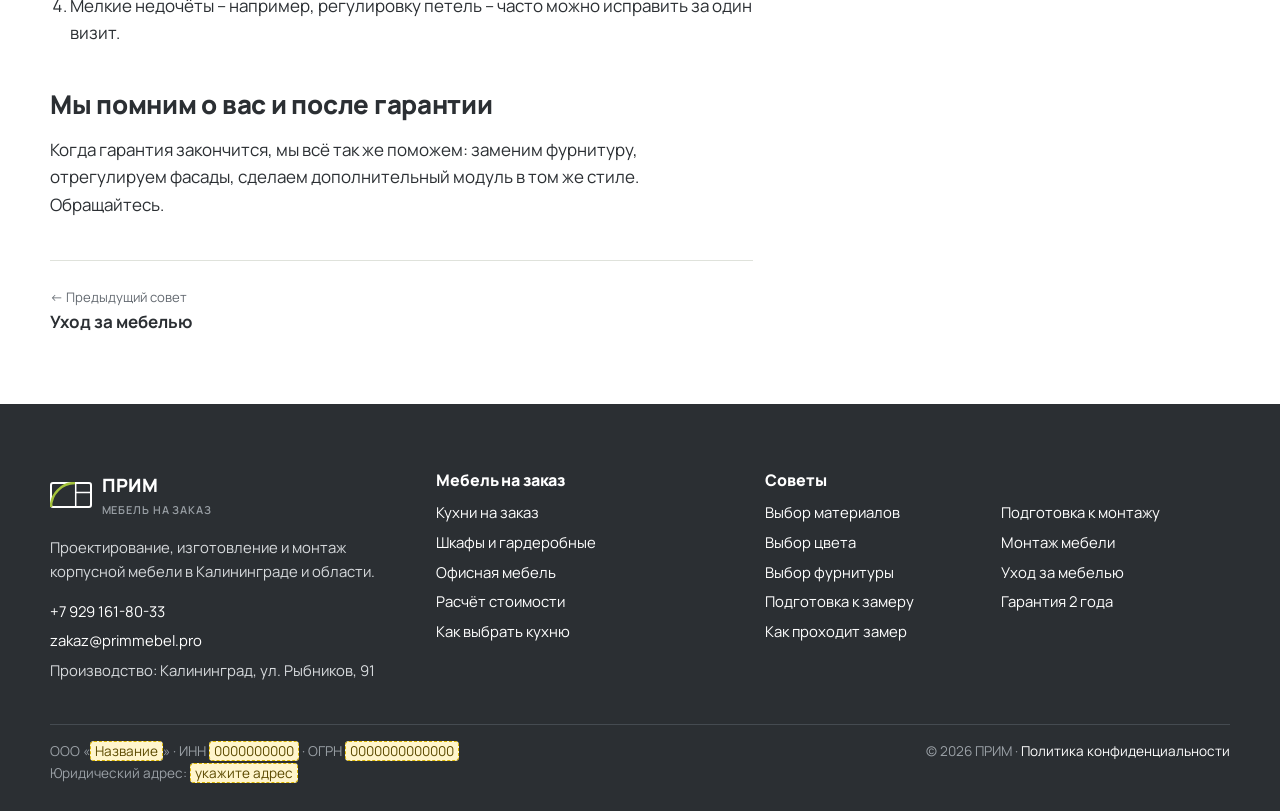
<file: sovety/garantiya.html>
<!DOCTYPE html>
<html lang="ru">
<head>
<meta charset="utf-8">
<meta name="viewport" content="width=device-width, initial-scale=1">
<title>Гарантия на мебель – 2 года – советы ПРИМ</title>
<meta name="description" content="Что входит в гарантию ПРИМ на корпусную мебель, когда она начинается, что не считается гарантийным случаем и как к нам обратиться.">
<link rel="canonical" href="https://primmebel.pro/sovety/garantiya.html">
<meta property="og:type" content="website">
<meta property="og:locale" content="ru_RU">
<meta property="og:title" content="Гарантия на мебель – 2 года – советы ПРИМ">
<meta property="og:description" content="Что входит в гарантию ПРИМ на корпусную мебель, когда она начинается, что не считается гарантийным случаем и как к нам обратиться.">
<meta property="og:url" content="https://primmebel.pro/sovety/garantiya.html">
<meta name="theme-color" content="#A5C33C">
<!-- Подтверждение прав в Яндекс Вебмастере: <meta name="yandex-verification" content="КОД"> -->
<link rel="icon" href="../img/favicon.svg" type="image/svg+xml">
<link rel="preconnect" href="https://fonts.googleapis.com">
<link rel="preconnect" href="https://fonts.gstatic.com" crossorigin>
<link href="https://fonts.googleapis.com/css2?family=Manrope:wght@400;600;700;800&display=swap" rel="stylesheet">
<link rel="stylesheet" href="../css/style.css?v=b181d864">

</head>
<body>
<a class="skip" href="#main">Перейти к содержимому</a>
<header class="header">
  <div class="container">
    <a class="logo" href="../index.html"><svg viewBox="0 0 42 26" aria-hidden="true"><rect x="1" y="1" width="40" height="24" rx="2" fill="none" stroke="#2B2F33" stroke-width="2"/><path d="M25.7 1v24M25.7 10.5h15.3" stroke="#2B2F33" stroke-width="1.5"/><path d="M1 25A24 24 0 0 1 25 1" fill="none" stroke="#A5C33C" stroke-width="2.5"/></svg><span>ПРИМ<small>мебель на заказ</small></span></a>
    <nav class="nav" id="nav" aria-label="Основное меню"><a href="../kuhni.html">Кухни</a><a href="../shkafy.html">Шкафы</a><a href="../ofisnaya-mebel.html">Офисная мебель</a><a href="../index.html#raschet">Расчёт</a><a href="../kak-vybrat-kuhnyu.html">Как выбрать кухню</a><a href="../index.html#kontakty">Контакты</a></nav>
    <a class="header-phone" data-phone href="tel:+79291618033">+7 929 161-80-33</a>
    <a class="btn btn-primary btn-sm" href="../index.html#zayavka" data-goal="zamer_click">Заказать замер</a>
    <button class="burger" type="button" aria-label="Меню" aria-expanded="false" aria-controls="nav"><span></span><span></span><span></span></button>
  </div>
</header>

<main id="main">
<section class="article-hero">
  <div class="container grid-2">
    <div>
      <p class="crumbs"><a href="../index.html">Главная</a> / <a href="../kak-vybrat-kuhnyu.html#sovety">Советы</a> / Гарантия 2 года</p>
      <h1>Гарантия на мебель – 2 года</h1>
      <p class="lead">Мы даём гарантию 2 года на мебель, которую сделали и установили. Рассказываем просто: что покрывает гарантия, чего она не касается и как быстро получить помощь.</p>
      <div class="meta"><span>⏱ 3 мин чтения</span><span>Совет 9 из 9</span></div>
    </div>
    <div class="pic"><img src="../img/s-garantiya.svg" alt="Щит с надписью «2 года»"></div>
  </div>
</section>
<section class="article">
  <div class="container article-layout">
    <article class="article-body">
      <div class="tldr"><h2>Главное за 30 секунд</h2><ul><li>Гарантия – 2 года с даты подписания акта приёмки.</li><li>Покрывает производственные дефекты, фурнитуру и монтаж.</li><li>Не покрывает повреждения от ударов, воды, жара и самостоятельных переделок.</li><li>Чтобы обратиться – пришлите фото и номер договора в мессенджер.</li></ul></div>
      
<h2 id="vhodit">Что входит в гарантию</h2>
<ul class="checklist">
  <li>Дефекты материалов и изготовления: отслоение кромки или покрытия, деформация деталей.</li>
  <li>Поломка фурнитуры при обычном использовании: петли, направляющие, подъёмные механизмы.</li>
  <li>Недочёты монтажа: перекосы, ослабшие крепления, неровные зазоры.</li>
</ul>

<h2 id="ne-vhodit">Что не является гарантийным случаем</h2>
<ul>
  <li>Механические повреждения: удары, сколы, царапины после приёмки.</li>
  <li>Следы воды: залив, постоянная влага у мойки, пар от посудомойки.</li>
  <li>Перегрев: оплавленная плёнка у плиты или духовки без термоэкрана.</li>
  <li>Самостоятельная переделка, разборка или перенос мебели.</li>
  <li>Нарушение правил ухода – например, мытьё абразивами.</li>
  <li>Естественный износ при долгом использовании.</li>
</ul>
<div class="note"><span>🧽</span><span>Большинство «поломок» можно предотвратить простым уходом. <a href="uhod.html">Прочитайте наши советы по уходу →</a></span></div>

<h2 id="kak-obratitsya">Как обратиться</h2>
<ol>
  <li>Сфотографируйте проблему – общий вид и крупно.</li>
  <li>Пришлите фото, номер договора и адрес в Telegram, WhatsApp, MAX или на почту.</li>
  <li>Мы свяжемся с вами, оценим ситуацию и согласуем время выезда.</li>
  <li>Мелкие недочёты – например, регулировку петель – часто можно исправить за один визит.</li>
</ol>

<h2 id="pomnim">Мы помним о вас и после гарантии</h2>
<p>Когда гарантия закончится, мы всё так же поможем: заменим фурнитуру, отрегулируем фасады, сделаем дополнительный модуль в том же стиле. Обращайтесь.</p>

      <nav class="pager" aria-label="Другие советы"><a href="uhod.html"><span>← Предыдущий совет</span><b>Уход за мебелью</b></a><span></span></nav>
    </article>
    <aside class="article-side">
      <div class="toc"><b>В этом совете</b><ol><li><a href="#vhodit">Что входит в гарантию</a></li><li><a href="#ne-vhodit">Что не является гарантийным случаем</a></li><li><a href="#kak-obratitsya">Как обратиться</a></li><li><a href="#pomnim">Мы помним о вас и после гарантии</a></li></ol></div>
      <div class="cta-box">
        <h3>Остались вопросы?</h3>
        <p>Напишите или позвоните – подскажем бесплатно, даже если вы ещё не решили, заказывать ли у нас.</p>
        <a class="btn btn-primary btn-sm" href="../index.html#zayavka" data-goal="zamer_click">Заказать замер</a>
      </div>
    </aside>
  </div>
</section>
</main>
<footer class="footer">
  <div class="container">
    <div class="footer-grid">
      <div>
        <a class="logo" href="../index.html"><svg viewBox="0 0 42 26" aria-hidden="true"><rect x="1" y="1" width="40" height="24" rx="2" fill="none" stroke="#FFFFFF" stroke-width="2"/><path d="M25.7 1v24M25.7 10.5h15.3" stroke="#FFFFFF" stroke-width="1.5"/><path d="M1 25A24 24 0 0 1 25 1" fill="none" stroke="#A5C33C" stroke-width="2.5"/></svg><span>ПРИМ<small>мебель на заказ</small></span></a>
        <p>Проектирование, изготовление и монтаж корпусной мебели в Калининграде и области.</p>
        <ul>
          <li><a data-phone href="tel:+79291618033">+7 929 161-80-33</a></li>
          <li><a data-email href="mailto:zakaz@primmebel.pro">zakaz@primmebel.pro</a></li>
          <li>Производство: <span data-text="address">Калининград, ул. Рыбников, 91</span></li>
        </ul>
      </div>
      <div><h2 class="footer-h">Мебель на заказ</h2><ul>
        <li><a href="../kuhni.html">Кухни на заказ</a></li>
        <li><a href="../shkafy.html">Шкафы и гардеробные</a></li>
        <li><a href="../ofisnaya-mebel.html">Офисная мебель</a></li>
        <li><a href="../index.html#raschet">Расчёт стоимости</a></li>
        <li><a href="../kak-vybrat-kuhnyu.html">Как выбрать кухню</a></li>
      </ul></div>
      <div><h2 class="footer-h">Советы</h2><ul class="footer-tips"><li><a href="../sovety/vybor-materialov.html">Выбор материалов</a></li><li><a href="../sovety/vybor-cveta.html">Выбор цвета</a></li><li><a href="../sovety/vybor-furnitury.html">Выбор фурнитуры</a></li><li><a href="../sovety/podgotovka-k-zameru.html">Подготовка к замеру</a></li><li><a href="../sovety/zamer.html">Как проходит замер</a></li><li><a href="../sovety/podgotovka-k-montazhu.html">Подготовка к монтажу</a></li><li><a href="../sovety/montazh.html">Монтаж мебели</a></li><li><a href="../sovety/uhod.html">Уход за мебелью</a></li><li><a href="../sovety/garantiya.html">Гарантия 2 года</a></li></ul></div>
    </div>
    <div class="legal">
      <!-- ДАННЫЕ ООО: заполните реквизиты (обязательно для рекламы в Яндекс Директе) -->
      <div class="requisites">ООО «<span class="todo">Название</span>» · ИНН <span class="todo">0000000000</span> · ОГРН <span class="todo">0000000000000</span>
Юридический адрес: <span class="todo">укажите адрес</span></div>
      <div>© <span data-year>2026</span> ПРИМ · <a href="../politika.html">Политика конфиденциальности</a></div>
    </div>
  </div>
</footer>
<script src="../js/config.js?v=bb22349b"></script>
<script src="../js/main.js?v=8854fcb7"></script>

</body>
</html>
</file>
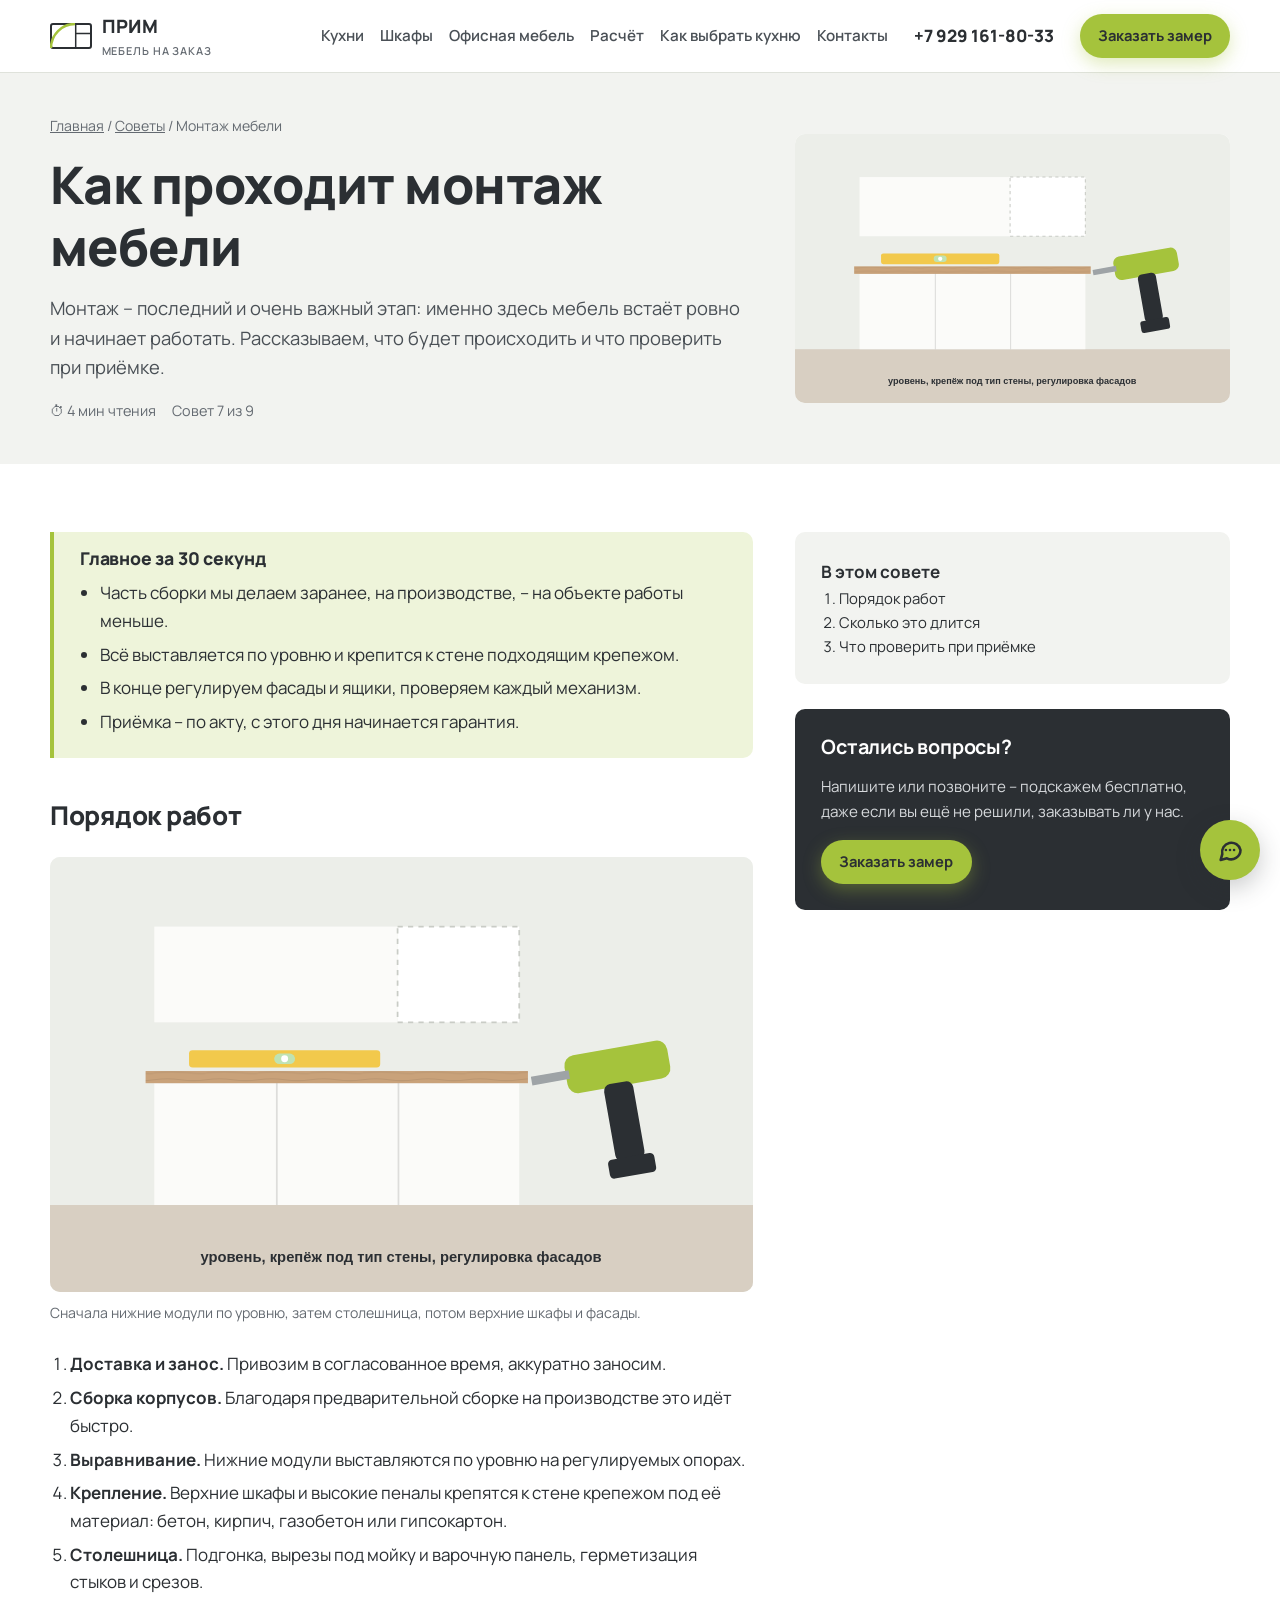
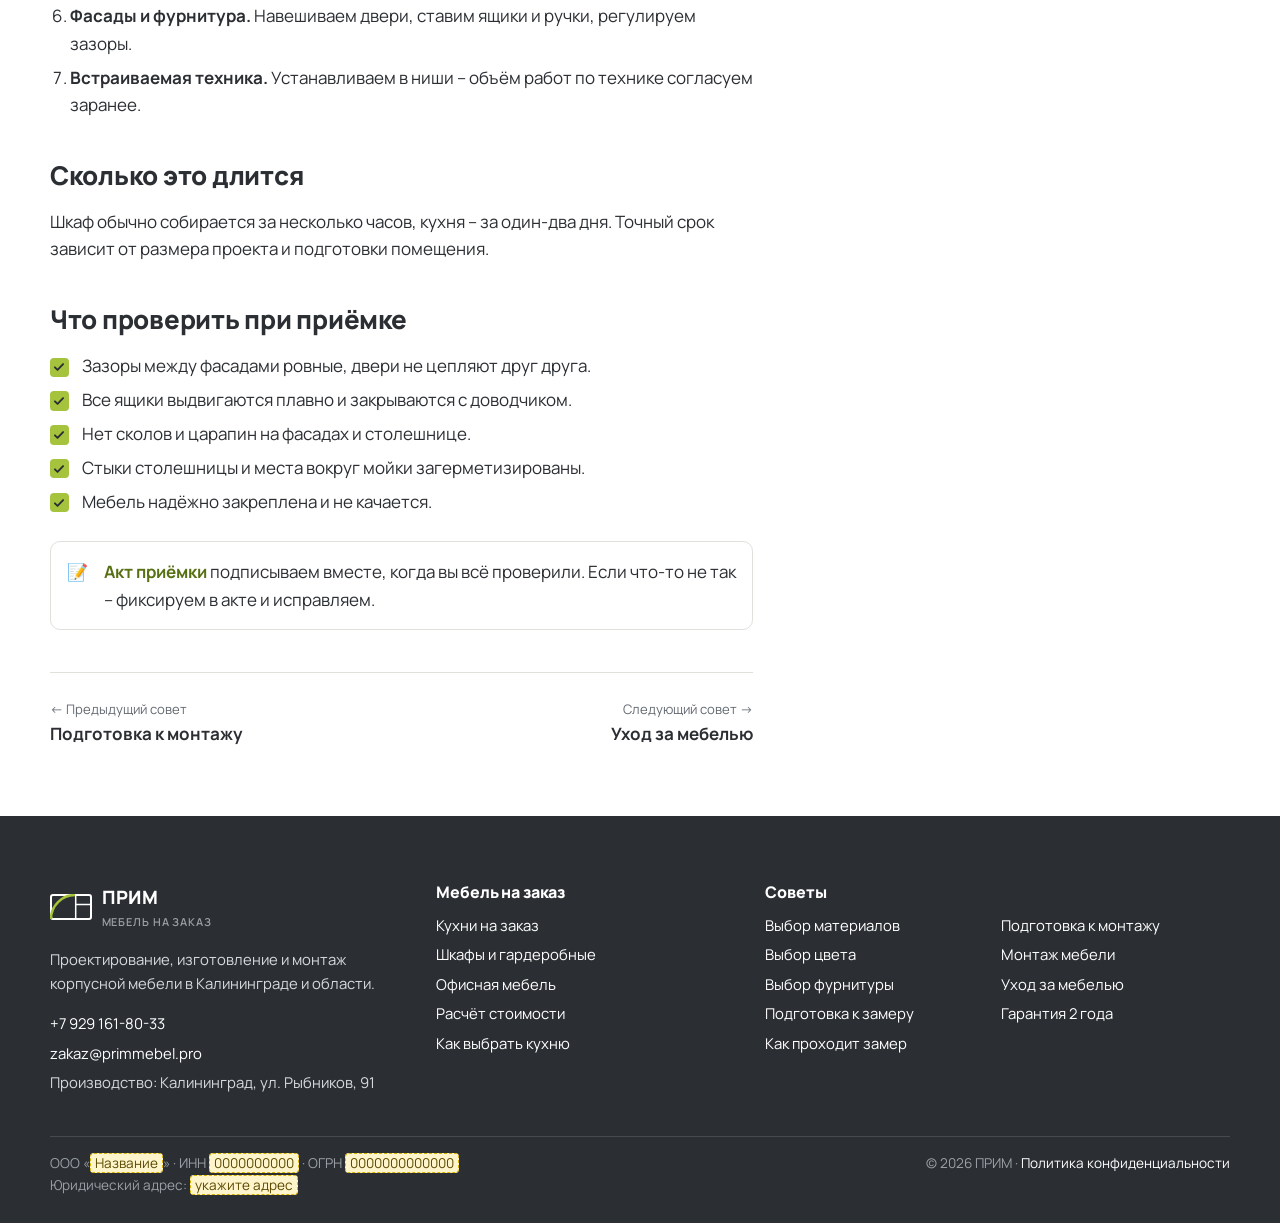
<file: sovety/montazh.html>
<!DOCTYPE html>
<html lang="ru">
<head>
<meta charset="utf-8">
<meta name="viewport" content="width=device-width, initial-scale=1">
<title>Как проходит монтаж мебели – советы ПРИМ</title>
<meta name="description" content="Этапы монтажа корпусной мебели: доставка, сборка, выравнивание по уровню, крепление, столешница, регулировка фасадов и приёмка с актом.">
<link rel="canonical" href="https://primmebel.pro/sovety/montazh.html">
<meta property="og:type" content="website">
<meta property="og:locale" content="ru_RU">
<meta property="og:title" content="Как проходит монтаж мебели – советы ПРИМ">
<meta property="og:description" content="Этапы монтажа корпусной мебели: доставка, сборка, выравнивание по уровню, крепление, столешница, регулировка фасадов и приёмка с актом.">
<meta property="og:url" content="https://primmebel.pro/sovety/montazh.html">
<meta name="theme-color" content="#A5C33C">
<!-- Подтверждение прав в Яндекс Вебмастере: <meta name="yandex-verification" content="КОД"> -->
<link rel="icon" href="../img/favicon.svg" type="image/svg+xml">
<link rel="preconnect" href="https://fonts.googleapis.com">
<link rel="preconnect" href="https://fonts.gstatic.com" crossorigin>
<link href="https://fonts.googleapis.com/css2?family=Manrope:wght@400;600;700;800&display=swap" rel="stylesheet">
<link rel="stylesheet" href="../css/style.css?v=b181d864">

</head>
<body>
<a class="skip" href="#main">Перейти к содержимому</a>
<header class="header">
  <div class="container">
    <a class="logo" href="../index.html"><svg viewBox="0 0 42 26" aria-hidden="true"><rect x="1" y="1" width="40" height="24" rx="2" fill="none" stroke="#2B2F33" stroke-width="2"/><path d="M25.7 1v24M25.7 10.5h15.3" stroke="#2B2F33" stroke-width="1.5"/><path d="M1 25A24 24 0 0 1 25 1" fill="none" stroke="#A5C33C" stroke-width="2.5"/></svg><span>ПРИМ<small>мебель на заказ</small></span></a>
    <nav class="nav" id="nav" aria-label="Основное меню"><a href="../kuhni.html">Кухни</a><a href="../shkafy.html">Шкафы</a><a href="../ofisnaya-mebel.html">Офисная мебель</a><a href="../index.html#raschet">Расчёт</a><a href="../kak-vybrat-kuhnyu.html">Как выбрать кухню</a><a href="../index.html#kontakty">Контакты</a></nav>
    <a class="header-phone" data-phone href="tel:+79291618033">+7 929 161-80-33</a>
    <a class="btn btn-primary btn-sm" href="../index.html#zayavka" data-goal="zamer_click">Заказать замер</a>
    <button class="burger" type="button" aria-label="Меню" aria-expanded="false" aria-controls="nav"><span></span><span></span><span></span></button>
  </div>
</header>

<main id="main">
<section class="article-hero">
  <div class="container grid-2">
    <div>
      <p class="crumbs"><a href="../index.html">Главная</a> / <a href="../kak-vybrat-kuhnyu.html#sovety">Советы</a> / Монтаж мебели</p>
      <h1>Как проходит монтаж мебели</h1>
      <p class="lead">Монтаж – последний и очень важный этап: именно здесь мебель встаёт ровно и начинает работать. Рассказываем, что будет происходить и что проверить при приёмке.</p>
      <div class="meta"><span>⏱ 4 мин чтения</span><span>Совет 7 из 9</span></div>
    </div>
    <div class="pic"><img src="../img/s-montazh.svg" alt="Монтаж кухни: уровень и шуруповёрт"></div>
  </div>
</section>
<section class="article">
  <div class="container article-layout">
    <article class="article-body">
      <div class="tldr"><h2>Главное за 30 секунд</h2><ul><li>Часть сборки мы делаем заранее, на производстве, – на объекте работы меньше.</li><li>Всё выставляется по уровню и крепится к стене подходящим крепежом.</li><li>В конце регулируем фасады и ящики, проверяем каждый механизм.</li><li>Приёмка – по акту, с этого дня начинается гарантия.</li></ul></div>
      
<h2 id="poryadok">Порядок работ</h2>
<figure class="figure"><img src="../img/s-montazh.svg" alt="Сборка и выравнивание кухонных модулей" loading="lazy"><figcaption>Сначала нижние модули по уровню, затем столешница, потом верхние шкафы и фасады.</figcaption></figure>
<ol>
  <li><b>Доставка и занос.</b> Привозим в согласованное время, аккуратно заносим.</li>
  <li><b>Сборка корпусов.</b> Благодаря предварительной сборке на производстве это идёт быстро.</li>
  <li><b>Выравнивание.</b> Нижние модули выставляются по уровню на регулируемых опорах.</li>
  <li><b>Крепление.</b> Верхние шкафы и высокие пеналы крепятся к стене крепежом под её материал: бетон, кирпич, газобетон или гипсокартон.</li>
  <li><b>Столешница.</b> Подгонка, вырезы под мойку и варочную панель, герметизация стыков и срезов.</li>
  <li><b>Фасады и фурнитура.</b> Навешиваем двери, ставим ящики и ручки, регулируем зазоры.</li>
  <li><b>Встраиваемая техника.</b> Устанавливаем в ниши – объём работ по технике согласуем заранее.</li>
</ol>

<h2 id="srok">Сколько это длится</h2>
<p>Шкаф обычно собирается за несколько часов, кухня – за один-два дня. Точный срок зависит от размера проекта и подготовки помещения.</p>

<h2 id="priemka">Что проверить при приёмке</h2>
<ul class="checklist">
  <li>Зазоры между фасадами ровные, двери не цепляют друг друга.</li>
  <li>Все ящики выдвигаются плавно и закрываются с доводчиком.</li>
  <li>Нет сколов и царапин на фасадах и столешнице.</li>
  <li>Стыки столешницы и места вокруг мойки загерметизированы.</li>
  <li>Мебель надёжно закреплена и не качается.</li>
</ul>
<div class="note"><span>📝</span><span><b>Акт приёмки</b> подписываем вместе, когда вы всё проверили. Если что-то не так – фиксируем в акте и исправляем.</span></div>

      <nav class="pager" aria-label="Другие советы"><a href="podgotovka-k-montazhu.html"><span>← Предыдущий совет</span><b>Подготовка к монтажу</b></a><a href="uhod.html" style="text-align:right"><span>Следующий совет →</span><b>Уход за мебелью</b></a></nav>
    </article>
    <aside class="article-side">
      <div class="toc"><b>В этом совете</b><ol><li><a href="#poryadok">Порядок работ</a></li><li><a href="#srok">Сколько это длится</a></li><li><a href="#priemka">Что проверить при приёмке</a></li></ol></div>
      <div class="cta-box">
        <h3>Остались вопросы?</h3>
        <p>Напишите или позвоните – подскажем бесплатно, даже если вы ещё не решили, заказывать ли у нас.</p>
        <a class="btn btn-primary btn-sm" href="../index.html#zayavka" data-goal="zamer_click">Заказать замер</a>
      </div>
    </aside>
  </div>
</section>
</main>
<footer class="footer">
  <div class="container">
    <div class="footer-grid">
      <div>
        <a class="logo" href="../index.html"><svg viewBox="0 0 42 26" aria-hidden="true"><rect x="1" y="1" width="40" height="24" rx="2" fill="none" stroke="#FFFFFF" stroke-width="2"/><path d="M25.7 1v24M25.7 10.5h15.3" stroke="#FFFFFF" stroke-width="1.5"/><path d="M1 25A24 24 0 0 1 25 1" fill="none" stroke="#A5C33C" stroke-width="2.5"/></svg><span>ПРИМ<small>мебель на заказ</small></span></a>
        <p>Проектирование, изготовление и монтаж корпусной мебели в Калининграде и области.</p>
        <ul>
          <li><a data-phone href="tel:+79291618033">+7 929 161-80-33</a></li>
          <li><a data-email href="mailto:zakaz@primmebel.pro">zakaz@primmebel.pro</a></li>
          <li>Производство: <span data-text="address">Калининград, ул. Рыбников, 91</span></li>
        </ul>
      </div>
      <div><h2 class="footer-h">Мебель на заказ</h2><ul>
        <li><a href="../kuhni.html">Кухни на заказ</a></li>
        <li><a href="../shkafy.html">Шкафы и гардеробные</a></li>
        <li><a href="../ofisnaya-mebel.html">Офисная мебель</a></li>
        <li><a href="../index.html#raschet">Расчёт стоимости</a></li>
        <li><a href="../kak-vybrat-kuhnyu.html">Как выбрать кухню</a></li>
      </ul></div>
      <div><h2 class="footer-h">Советы</h2><ul class="footer-tips"><li><a href="../sovety/vybor-materialov.html">Выбор материалов</a></li><li><a href="../sovety/vybor-cveta.html">Выбор цвета</a></li><li><a href="../sovety/vybor-furnitury.html">Выбор фурнитуры</a></li><li><a href="../sovety/podgotovka-k-zameru.html">Подготовка к замеру</a></li><li><a href="../sovety/zamer.html">Как проходит замер</a></li><li><a href="../sovety/podgotovka-k-montazhu.html">Подготовка к монтажу</a></li><li><a href="../sovety/montazh.html">Монтаж мебели</a></li><li><a href="../sovety/uhod.html">Уход за мебелью</a></li><li><a href="../sovety/garantiya.html">Гарантия 2 года</a></li></ul></div>
    </div>
    <div class="legal">
      <!-- ДАННЫЕ ООО: заполните реквизиты (обязательно для рекламы в Яндекс Директе) -->
      <div class="requisites">ООО «<span class="todo">Название</span>» · ИНН <span class="todo">0000000000</span> · ОГРН <span class="todo">0000000000000</span>
Юридический адрес: <span class="todo">укажите адрес</span></div>
      <div>© <span data-year>2026</span> ПРИМ · <a href="../politika.html">Политика конфиденциальности</a></div>
    </div>
  </div>
</footer>
<script src="../js/config.js?v=bb22349b"></script>
<script src="../js/main.js?v=8854fcb7"></script>

</body>
</html>
</file>
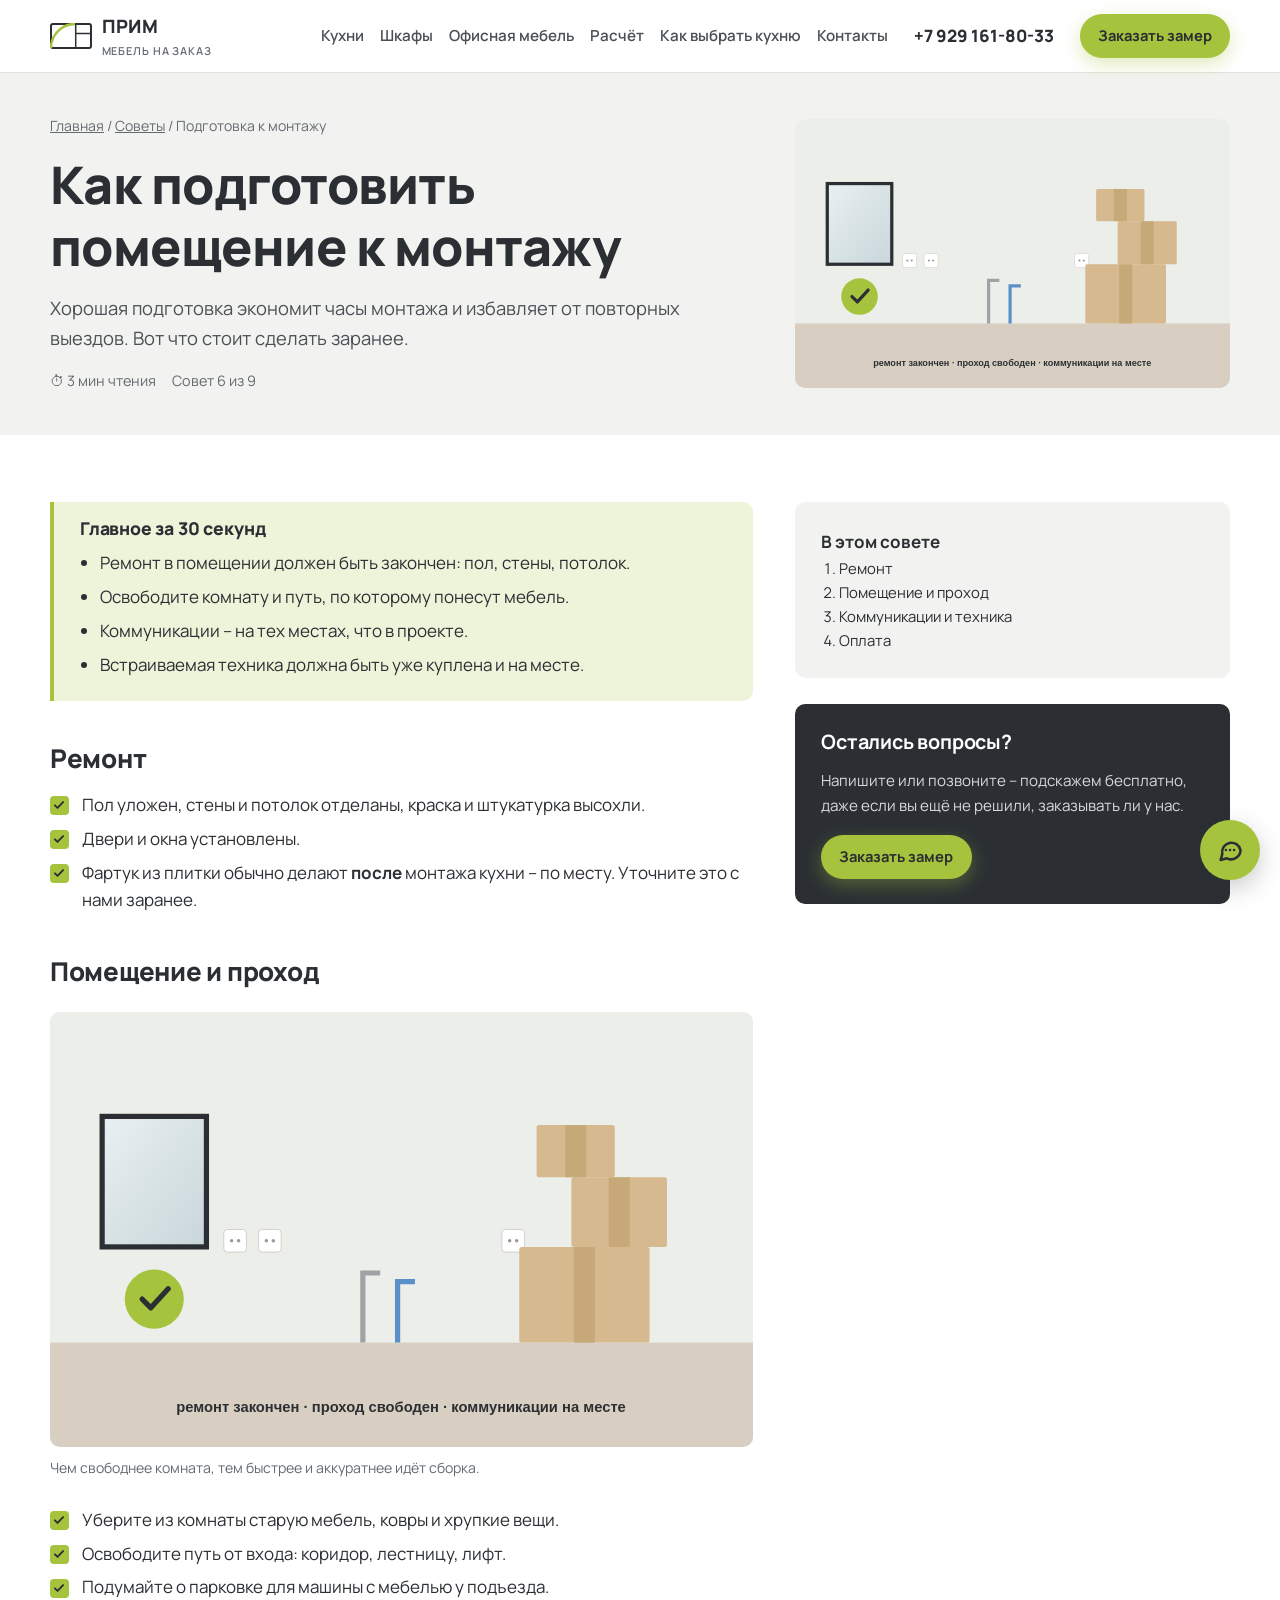
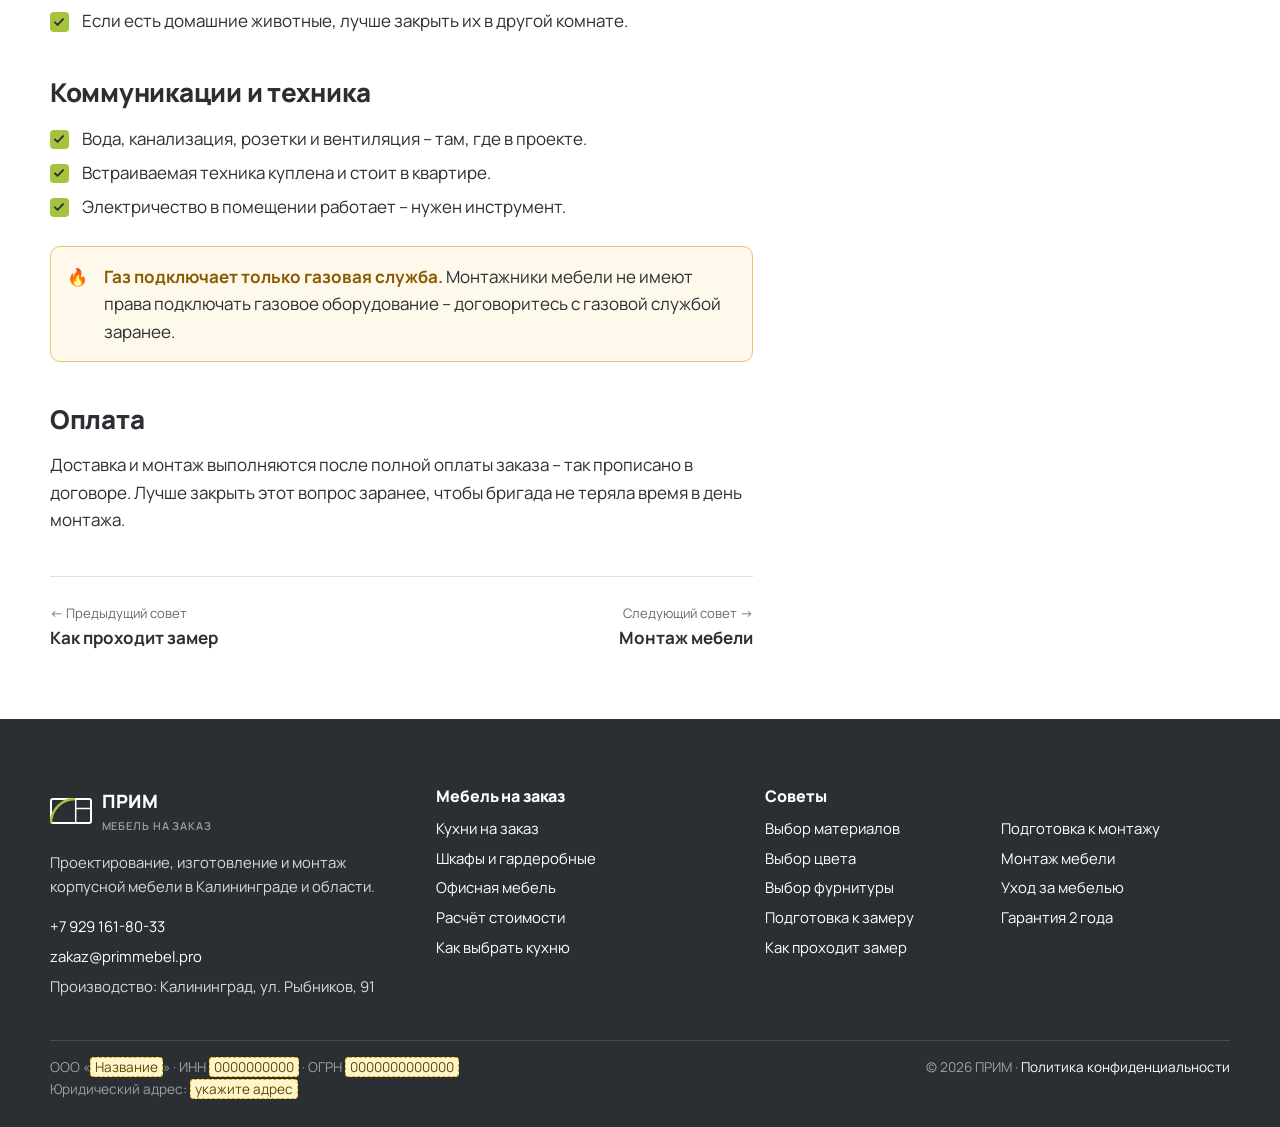
<file: sovety/podgotovka-k-montazhu.html>
<!DOCTYPE html>
<html lang="ru">
<head>
<meta charset="utf-8">
<meta name="viewport" content="width=device-width, initial-scale=1">
<title>Как подготовить помещение к монтажу – советы ПРИМ</title>
<meta name="description" content="Что сделать до приезда монтажников: закончить ремонт, освободить проход, подготовить коммуникации и технику. Чек-лист перед монтажом мебели.">
<link rel="canonical" href="https://primmebel.pro/sovety/podgotovka-k-montazhu.html">
<meta property="og:type" content="website">
<meta property="og:locale" content="ru_RU">
<meta property="og:title" content="Как подготовить помещение к монтажу – советы ПРИМ">
<meta property="og:description" content="Что сделать до приезда монтажников: закончить ремонт, освободить проход, подготовить коммуникации и технику. Чек-лист перед монтажом мебели.">
<meta property="og:url" content="https://primmebel.pro/sovety/podgotovka-k-montazhu.html">
<meta name="theme-color" content="#A5C33C">
<!-- Подтверждение прав в Яндекс Вебмастере: <meta name="yandex-verification" content="КОД"> -->
<link rel="icon" href="../img/favicon.svg" type="image/svg+xml">
<link rel="preconnect" href="https://fonts.googleapis.com">
<link rel="preconnect" href="https://fonts.gstatic.com" crossorigin>
<link href="https://fonts.googleapis.com/css2?family=Manrope:wght@400;600;700;800&display=swap" rel="stylesheet">
<link rel="stylesheet" href="../css/style.css?v=b181d864">

</head>
<body>
<a class="skip" href="#main">Перейти к содержимому</a>
<header class="header">
  <div class="container">
    <a class="logo" href="../index.html"><svg viewBox="0 0 42 26" aria-hidden="true"><rect x="1" y="1" width="40" height="24" rx="2" fill="none" stroke="#2B2F33" stroke-width="2"/><path d="M25.7 1v24M25.7 10.5h15.3" stroke="#2B2F33" stroke-width="1.5"/><path d="M1 25A24 24 0 0 1 25 1" fill="none" stroke="#A5C33C" stroke-width="2.5"/></svg><span>ПРИМ<small>мебель на заказ</small></span></a>
    <nav class="nav" id="nav" aria-label="Основное меню"><a href="../kuhni.html">Кухни</a><a href="../shkafy.html">Шкафы</a><a href="../ofisnaya-mebel.html">Офисная мебель</a><a href="../index.html#raschet">Расчёт</a><a href="../kak-vybrat-kuhnyu.html">Как выбрать кухню</a><a href="../index.html#kontakty">Контакты</a></nav>
    <a class="header-phone" data-phone href="tel:+79291618033">+7 929 161-80-33</a>
    <a class="btn btn-primary btn-sm" href="../index.html#zayavka" data-goal="zamer_click">Заказать замер</a>
    <button class="burger" type="button" aria-label="Меню" aria-expanded="false" aria-controls="nav"><span></span><span></span><span></span></button>
  </div>
</header>

<main id="main">
<section class="article-hero">
  <div class="container grid-2">
    <div>
      <p class="crumbs"><a href="../index.html">Главная</a> / <a href="../kak-vybrat-kuhnyu.html#sovety">Советы</a> / Подготовка к монтажу</p>
      <h1>Как подготовить помещение к монтажу</h1>
      <p class="lead">Хорошая подготовка экономит часы монтажа и избавляет от повторных выездов. Вот что стоит сделать заранее.</p>
      <div class="meta"><span>⏱ 3 мин чтения</span><span>Совет 6 из 9</span></div>
    </div>
    <div class="pic"><img src="../img/s-podgotovka-k-montazhu.svg" alt="Готовое к монтажу помещение с коробками мебели"></div>
  </div>
</section>
<section class="article">
  <div class="container article-layout">
    <article class="article-body">
      <div class="tldr"><h2>Главное за 30 секунд</h2><ul><li>Ремонт в помещении должен быть закончен: пол, стены, потолок.</li><li>Освободите комнату и путь, по которому понесут мебель.</li><li>Коммуникации – на тех местах, что в проекте.</li><li>Встраиваемая техника должна быть уже куплена и на месте.</li></ul></div>
      
<h2 id="remont">Ремонт</h2>
<ul class="checklist">
  <li>Пол уложен, стены и потолок отделаны, краска и штукатурка высохли.</li>
  <li>Двери и окна установлены.</li>
  <li>Фартук из плитки обычно делают <b>после</b> монтажа кухни – по месту. Уточните это с нами заранее.</li>
</ul>

<h2 id="pomeshchenie">Помещение и проход</h2>
<figure class="figure"><img src="../img/s-podgotovka-k-montazhu.svg" alt="Освобождённое помещение перед монтажом" loading="lazy"><figcaption>Чем свободнее комната, тем быстрее и аккуратнее идёт сборка.</figcaption></figure>
<ul class="checklist">
  <li>Уберите из комнаты старую мебель, ковры и хрупкие вещи.</li>
  <li>Освободите путь от входа: коридор, лестницу, лифт.</li>
  <li>Подумайте о парковке для машины с мебелью у подъезда.</li>
  <li>Если есть домашние животные, лучше закрыть их в другой комнате.</li>
</ul>

<h2 id="kommunikacii">Коммуникации и техника</h2>
<ul class="checklist">
  <li>Вода, канализация, розетки и вентиляция – там, где в проекте.</li>
  <li>Встраиваемая техника куплена и стоит в квартире.</li>
  <li>Электричество в помещении работает – нужен инструмент.</li>
</ul>
<div class="note warn"><span>🔥</span><span><b>Газ подключает только газовая служба.</b> Монтажники мебели не имеют права подключать газовое оборудование – договоритесь с газовой службой заранее.</span></div>

<h2 id="oplata">Оплата</h2>
<p>Доставка и монтаж выполняются после полной оплаты заказа – так прописано в договоре. Лучше закрыть этот вопрос заранее, чтобы бригада не теряла время в день монтажа.</p>

      <nav class="pager" aria-label="Другие советы"><a href="zamer.html"><span>← Предыдущий совет</span><b>Как проходит замер</b></a><a href="montazh.html" style="text-align:right"><span>Следующий совет →</span><b>Монтаж мебели</b></a></nav>
    </article>
    <aside class="article-side">
      <div class="toc"><b>В этом совете</b><ol><li><a href="#remont">Ремонт</a></li><li><a href="#pomeshchenie">Помещение и проход</a></li><li><a href="#kommunikacii">Коммуникации и техника</a></li><li><a href="#oplata">Оплата</a></li></ol></div>
      <div class="cta-box">
        <h3>Остались вопросы?</h3>
        <p>Напишите или позвоните – подскажем бесплатно, даже если вы ещё не решили, заказывать ли у нас.</p>
        <a class="btn btn-primary btn-sm" href="../index.html#zayavka" data-goal="zamer_click">Заказать замер</a>
      </div>
    </aside>
  </div>
</section>
</main>
<footer class="footer">
  <div class="container">
    <div class="footer-grid">
      <div>
        <a class="logo" href="../index.html"><svg viewBox="0 0 42 26" aria-hidden="true"><rect x="1" y="1" width="40" height="24" rx="2" fill="none" stroke="#FFFFFF" stroke-width="2"/><path d="M25.7 1v24M25.7 10.5h15.3" stroke="#FFFFFF" stroke-width="1.5"/><path d="M1 25A24 24 0 0 1 25 1" fill="none" stroke="#A5C33C" stroke-width="2.5"/></svg><span>ПРИМ<small>мебель на заказ</small></span></a>
        <p>Проектирование, изготовление и монтаж корпусной мебели в Калининграде и области.</p>
        <ul>
          <li><a data-phone href="tel:+79291618033">+7 929 161-80-33</a></li>
          <li><a data-email href="mailto:zakaz@primmebel.pro">zakaz@primmebel.pro</a></li>
          <li>Производство: <span data-text="address">Калининград, ул. Рыбников, 91</span></li>
        </ul>
      </div>
      <div><h2 class="footer-h">Мебель на заказ</h2><ul>
        <li><a href="../kuhni.html">Кухни на заказ</a></li>
        <li><a href="../shkafy.html">Шкафы и гардеробные</a></li>
        <li><a href="../ofisnaya-mebel.html">Офисная мебель</a></li>
        <li><a href="../index.html#raschet">Расчёт стоимости</a></li>
        <li><a href="../kak-vybrat-kuhnyu.html">Как выбрать кухню</a></li>
      </ul></div>
      <div><h2 class="footer-h">Советы</h2><ul class="footer-tips"><li><a href="../sovety/vybor-materialov.html">Выбор материалов</a></li><li><a href="../sovety/vybor-cveta.html">Выбор цвета</a></li><li><a href="../sovety/vybor-furnitury.html">Выбор фурнитуры</a></li><li><a href="../sovety/podgotovka-k-zameru.html">Подготовка к замеру</a></li><li><a href="../sovety/zamer.html">Как проходит замер</a></li><li><a href="../sovety/podgotovka-k-montazhu.html">Подготовка к монтажу</a></li><li><a href="../sovety/montazh.html">Монтаж мебели</a></li><li><a href="../sovety/uhod.html">Уход за мебелью</a></li><li><a href="../sovety/garantiya.html">Гарантия 2 года</a></li></ul></div>
    </div>
    <div class="legal">
      <!-- ДАННЫЕ ООО: заполните реквизиты (обязательно для рекламы в Яндекс Директе) -->
      <div class="requisites">ООО «<span class="todo">Название</span>» · ИНН <span class="todo">0000000000</span> · ОГРН <span class="todo">0000000000000</span>
Юридический адрес: <span class="todo">укажите адрес</span></div>
      <div>© <span data-year>2026</span> ПРИМ · <a href="../politika.html">Политика конфиденциальности</a></div>
    </div>
  </div>
</footer>
<script src="../js/config.js?v=bb22349b"></script>
<script src="../js/main.js?v=8854fcb7"></script>

</body>
</html>
</file>
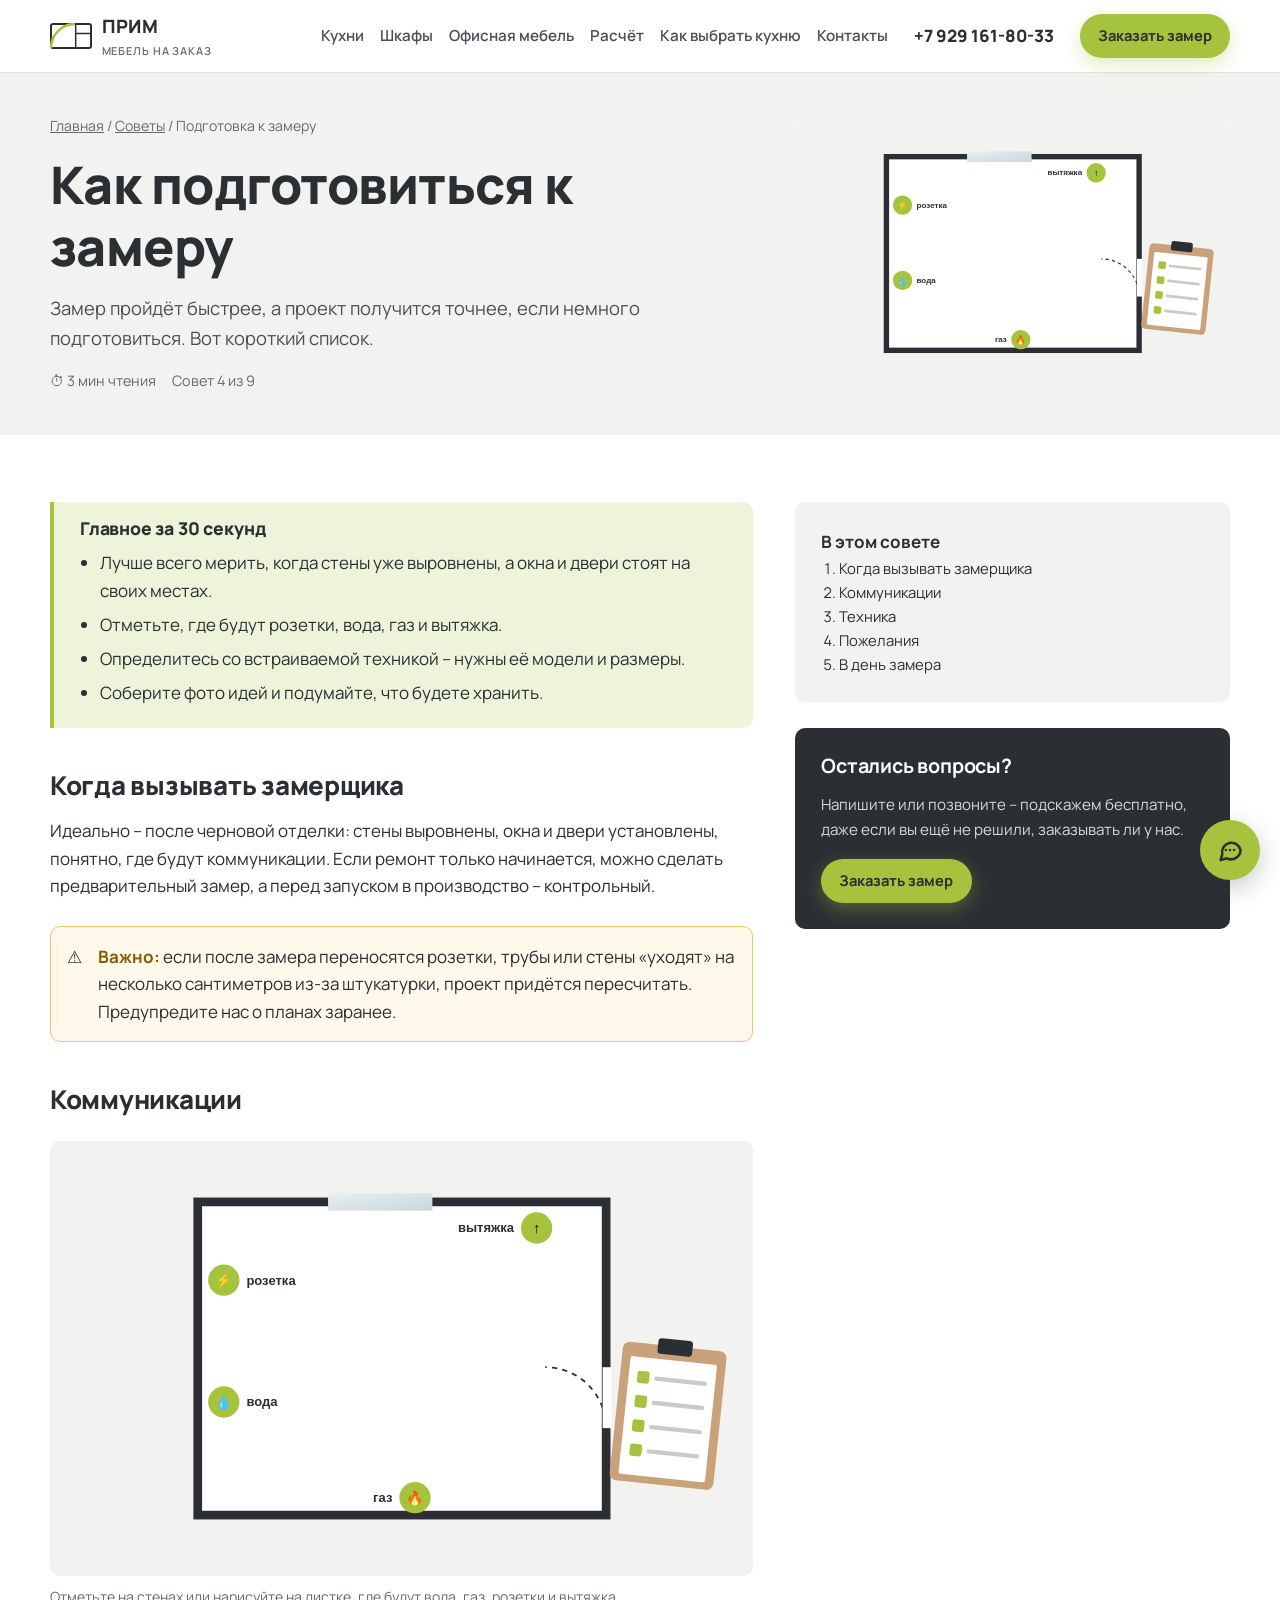
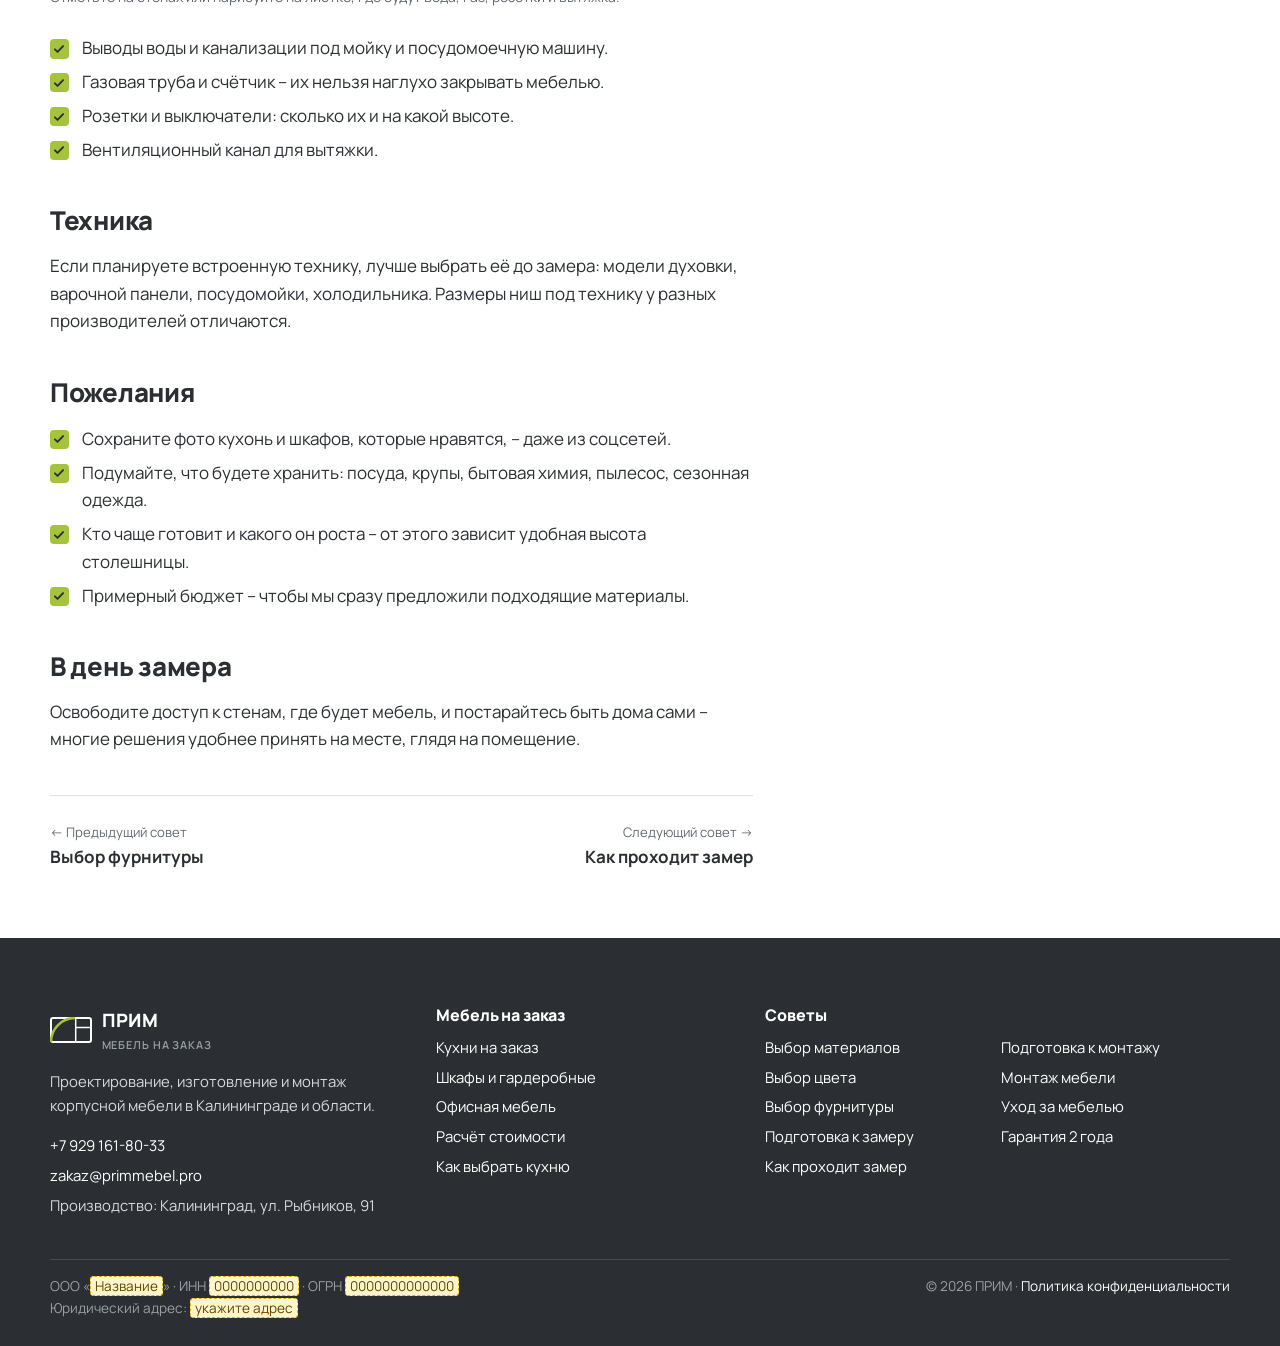
<file: sovety/podgotovka-k-zameru.html>
<!DOCTYPE html>
<html lang="ru">
<head>
<meta charset="utf-8">
<meta name="viewport" content="width=device-width, initial-scale=1">
<title>Как подготовиться к замеру – советы ПРИМ</title>
<meta name="description" content="Что сделать до приезда замерщика: этап ремонта, коммуникации, техника, список вещей для хранения. Чек-лист перед замером мебели.">
<link rel="canonical" href="https://primmebel.pro/sovety/podgotovka-k-zameru.html">
<meta property="og:type" content="website">
<meta property="og:locale" content="ru_RU">
<meta property="og:title" content="Как подготовиться к замеру – советы ПРИМ">
<meta property="og:description" content="Что сделать до приезда замерщика: этап ремонта, коммуникации, техника, список вещей для хранения. Чек-лист перед замером мебели.">
<meta property="og:url" content="https://primmebel.pro/sovety/podgotovka-k-zameru.html">
<meta name="theme-color" content="#A5C33C">
<!-- Подтверждение прав в Яндекс Вебмастере: <meta name="yandex-verification" content="КОД"> -->
<link rel="icon" href="../img/favicon.svg" type="image/svg+xml">
<link rel="preconnect" href="https://fonts.googleapis.com">
<link rel="preconnect" href="https://fonts.gstatic.com" crossorigin>
<link href="https://fonts.googleapis.com/css2?family=Manrope:wght@400;600;700;800&display=swap" rel="stylesheet">
<link rel="stylesheet" href="../css/style.css?v=b181d864">

</head>
<body>
<a class="skip" href="#main">Перейти к содержимому</a>
<header class="header">
  <div class="container">
    <a class="logo" href="../index.html"><svg viewBox="0 0 42 26" aria-hidden="true"><rect x="1" y="1" width="40" height="24" rx="2" fill="none" stroke="#2B2F33" stroke-width="2"/><path d="M25.7 1v24M25.7 10.5h15.3" stroke="#2B2F33" stroke-width="1.5"/><path d="M1 25A24 24 0 0 1 25 1" fill="none" stroke="#A5C33C" stroke-width="2.5"/></svg><span>ПРИМ<small>мебель на заказ</small></span></a>
    <nav class="nav" id="nav" aria-label="Основное меню"><a href="../kuhni.html">Кухни</a><a href="../shkafy.html">Шкафы</a><a href="../ofisnaya-mebel.html">Офисная мебель</a><a href="../index.html#raschet">Расчёт</a><a href="../kak-vybrat-kuhnyu.html">Как выбрать кухню</a><a href="../index.html#kontakty">Контакты</a></nav>
    <a class="header-phone" data-phone href="tel:+79291618033">+7 929 161-80-33</a>
    <a class="btn btn-primary btn-sm" href="../index.html#zayavka" data-goal="zamer_click">Заказать замер</a>
    <button class="burger" type="button" aria-label="Меню" aria-expanded="false" aria-controls="nav"><span></span><span></span><span></span></button>
  </div>
</header>

<main id="main">
<section class="article-hero">
  <div class="container grid-2">
    <div>
      <p class="crumbs"><a href="../index.html">Главная</a> / <a href="../kak-vybrat-kuhnyu.html#sovety">Советы</a> / Подготовка к замеру</p>
      <h1>Как подготовиться к замеру</h1>
      <p class="lead">Замер пройдёт быстрее, а проект получится точнее, если немного подготовиться. Вот короткий список.</p>
      <div class="meta"><span>⏱ 3 мин чтения</span><span>Совет 4 из 9</span></div>
    </div>
    <div class="pic"><img src="../img/s-podgotovka-k-zameru.svg" alt="План комнаты с отмеченными розетками, водой и газом"></div>
  </div>
</section>
<section class="article">
  <div class="container article-layout">
    <article class="article-body">
      <div class="tldr"><h2>Главное за 30 секунд</h2><ul><li>Лучше всего мерить, когда стены уже выровнены, а окна и двери стоят на своих местах.</li><li>Отметьте, где будут розетки, вода, газ и вытяжка.</li><li>Определитесь со встраиваемой техникой – нужны её модели и размеры.</li><li>Соберите фото идей и подумайте, что будете хранить.</li></ul></div>
      
<h2 id="kogda">Когда вызывать замерщика</h2>
<p>Идеально – после черновой отделки: стены выровнены, окна и двери установлены, понятно, где будут коммуникации. Если ремонт только начинается, можно сделать предварительный замер, а перед запуском в производство – контрольный.</p>
<div class="note warn"><span>⚠️</span><span><b>Важно:</b> если после замера переносятся розетки, трубы или стены «уходят» на несколько сантиметров из-за штукатурки, проект придётся пересчитать. Предупредите нас о планах заранее.</span></div>

<h2 id="kommunikacii">Коммуникации</h2>
<figure class="figure"><img src="../img/s-podgotovka-k-zameru.svg" alt="Схема помещения с отметками коммуникаций" loading="lazy"><figcaption>Отметьте на стенах или нарисуйте на листке, где будут вода, газ, розетки и вытяжка.</figcaption></figure>
<ul class="checklist">
  <li>Выводы воды и канализации под мойку и посудомоечную машину.</li>
  <li>Газовая труба и счётчик – их нельзя наглухо закрывать мебелью.</li>
  <li>Розетки и выключатели: сколько их и на какой высоте.</li>
  <li>Вентиляционный канал для вытяжки.</li>
</ul>

<h2 id="tehnika">Техника</h2>
<p>Если планируете встроенную технику, лучше выбрать её до замера: модели духовки, варочной панели, посудомойки, холодильника. Размеры ниш под технику у разных производителей отличаются.</p>

<h2 id="pozhelaniya">Пожелания</h2>
<ul class="checklist">
  <li>Сохраните фото кухонь и шкафов, которые нравятся, – даже из соцсетей.</li>
  <li>Подумайте, что будете хранить: посуда, крупы, бытовая химия, пылесос, сезонная одежда.</li>
  <li>Кто чаще готовит и какого он роста – от этого зависит удобная высота столешницы.</li>
  <li>Примерный бюджет – чтобы мы сразу предложили подходящие материалы.</li>
</ul>

<h2 id="v-den">В день замера</h2>
<p>Освободите доступ к стенам, где будет мебель, и постарайтесь быть дома сами – многие решения удобнее принять на месте, глядя на помещение.</p>

      <nav class="pager" aria-label="Другие советы"><a href="vybor-furnitury.html"><span>← Предыдущий совет</span><b>Выбор фурнитуры</b></a><a href="zamer.html" style="text-align:right"><span>Следующий совет →</span><b>Как проходит замер</b></a></nav>
    </article>
    <aside class="article-side">
      <div class="toc"><b>В этом совете</b><ol><li><a href="#kogda">Когда вызывать замерщика</a></li><li><a href="#kommunikacii">Коммуникации</a></li><li><a href="#tehnika">Техника</a></li><li><a href="#pozhelaniya">Пожелания</a></li><li><a href="#v-den">В день замера</a></li></ol></div>
      <div class="cta-box">
        <h3>Остались вопросы?</h3>
        <p>Напишите или позвоните – подскажем бесплатно, даже если вы ещё не решили, заказывать ли у нас.</p>
        <a class="btn btn-primary btn-sm" href="../index.html#zayavka" data-goal="zamer_click">Заказать замер</a>
      </div>
    </aside>
  </div>
</section>
</main>
<footer class="footer">
  <div class="container">
    <div class="footer-grid">
      <div>
        <a class="logo" href="../index.html"><svg viewBox="0 0 42 26" aria-hidden="true"><rect x="1" y="1" width="40" height="24" rx="2" fill="none" stroke="#FFFFFF" stroke-width="2"/><path d="M25.7 1v24M25.7 10.5h15.3" stroke="#FFFFFF" stroke-width="1.5"/><path d="M1 25A24 24 0 0 1 25 1" fill="none" stroke="#A5C33C" stroke-width="2.5"/></svg><span>ПРИМ<small>мебель на заказ</small></span></a>
        <p>Проектирование, изготовление и монтаж корпусной мебели в Калининграде и области.</p>
        <ul>
          <li><a data-phone href="tel:+79291618033">+7 929 161-80-33</a></li>
          <li><a data-email href="mailto:zakaz@primmebel.pro">zakaz@primmebel.pro</a></li>
          <li>Производство: <span data-text="address">Калининград, ул. Рыбников, 91</span></li>
        </ul>
      </div>
      <div><h2 class="footer-h">Мебель на заказ</h2><ul>
        <li><a href="../kuhni.html">Кухни на заказ</a></li>
        <li><a href="../shkafy.html">Шкафы и гардеробные</a></li>
        <li><a href="../ofisnaya-mebel.html">Офисная мебель</a></li>
        <li><a href="../index.html#raschet">Расчёт стоимости</a></li>
        <li><a href="../kak-vybrat-kuhnyu.html">Как выбрать кухню</a></li>
      </ul></div>
      <div><h2 class="footer-h">Советы</h2><ul class="footer-tips"><li><a href="../sovety/vybor-materialov.html">Выбор материалов</a></li><li><a href="../sovety/vybor-cveta.html">Выбор цвета</a></li><li><a href="../sovety/vybor-furnitury.html">Выбор фурнитуры</a></li><li><a href="../sovety/podgotovka-k-zameru.html">Подготовка к замеру</a></li><li><a href="../sovety/zamer.html">Как проходит замер</a></li><li><a href="../sovety/podgotovka-k-montazhu.html">Подготовка к монтажу</a></li><li><a href="../sovety/montazh.html">Монтаж мебели</a></li><li><a href="../sovety/uhod.html">Уход за мебелью</a></li><li><a href="../sovety/garantiya.html">Гарантия 2 года</a></li></ul></div>
    </div>
    <div class="legal">
      <!-- ДАННЫЕ ООО: заполните реквизиты (обязательно для рекламы в Яндекс Директе) -->
      <div class="requisites">ООО «<span class="todo">Название</span>» · ИНН <span class="todo">0000000000</span> · ОГРН <span class="todo">0000000000000</span>
Юридический адрес: <span class="todo">укажите адрес</span></div>
      <div>© <span data-year>2026</span> ПРИМ · <a href="../politika.html">Политика конфиденциальности</a></div>
    </div>
  </div>
</footer>
<script src="../js/config.js?v=bb22349b"></script>
<script src="../js/main.js?v=8854fcb7"></script>

</body>
</html>
</file>
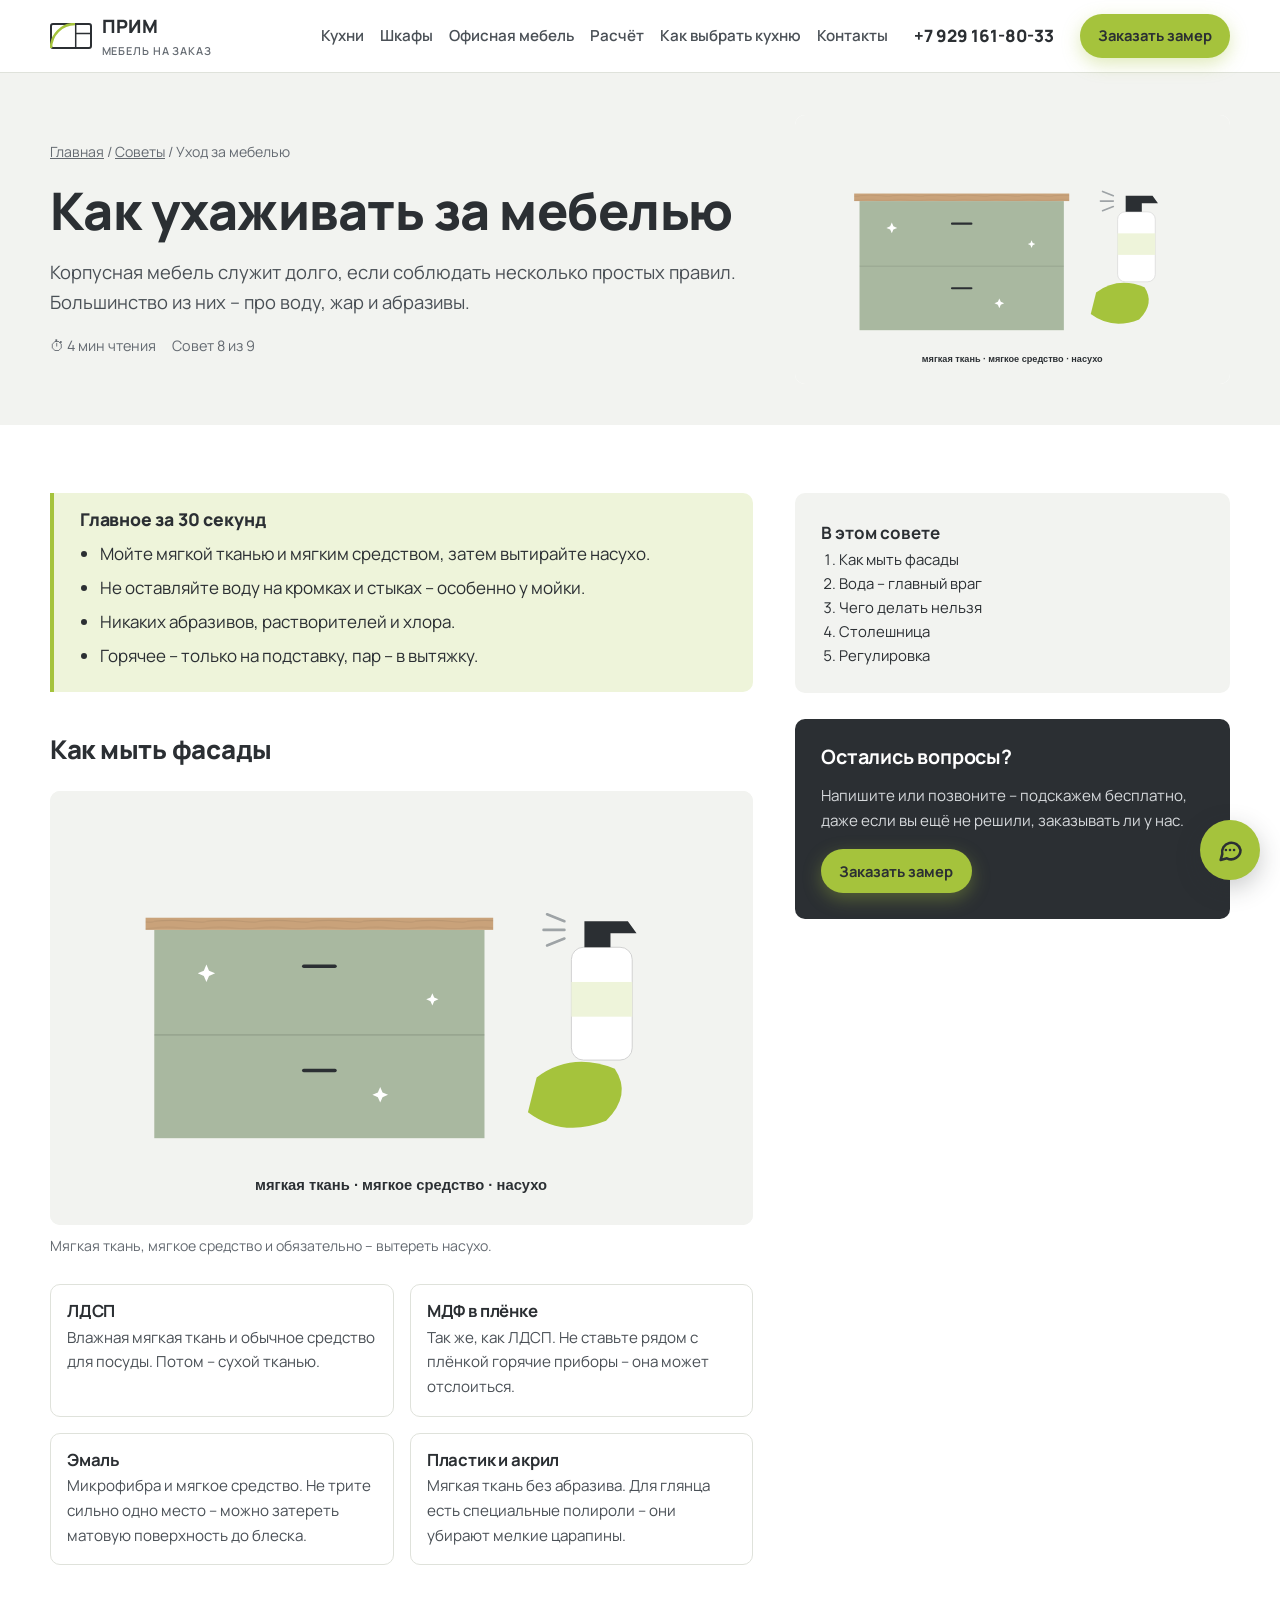
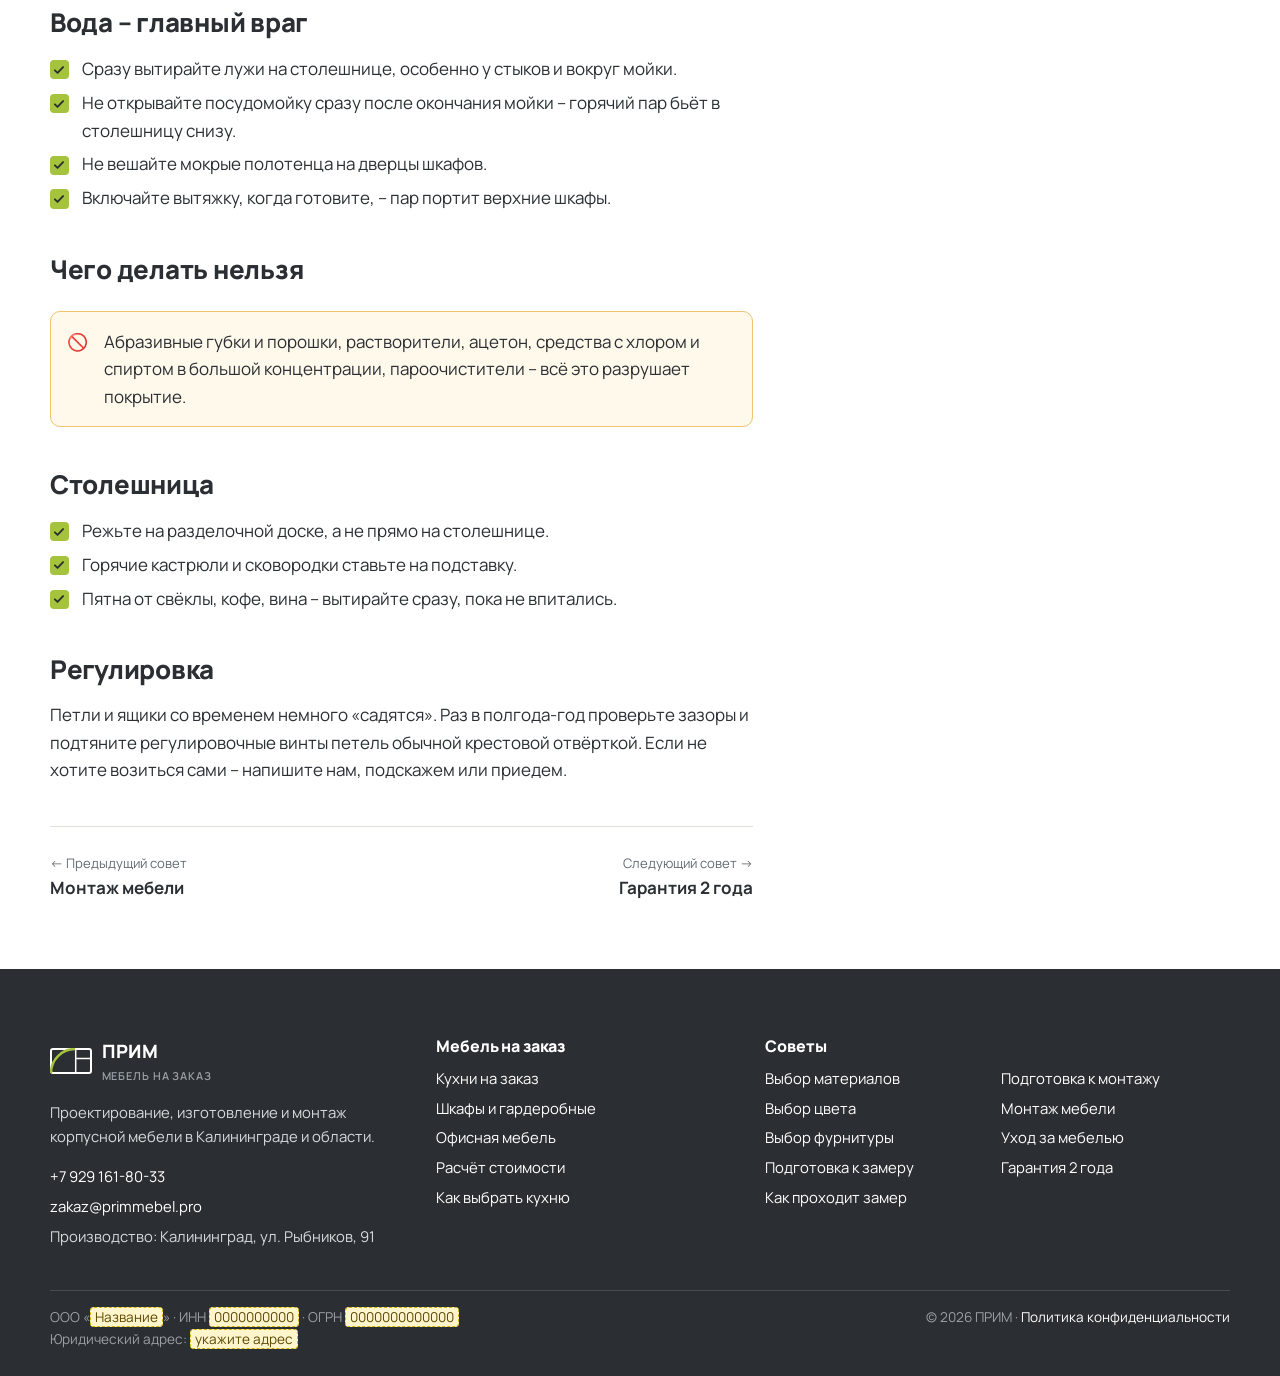
<file: sovety/uhod.html>
<!DOCTYPE html>
<html lang="ru">
<head>
<meta charset="utf-8">
<meta name="viewport" content="width=device-width, initial-scale=1">
<title>Как ухаживать за мебелью – советы ПРИМ</title>
<meta name="description" content="Как мыть фасады из ЛДСП, МДФ, эмали и пластика, беречь столешницу от воды и жара и регулировать петли. Простые правила ухода за кухней и шкафами.">
<link rel="canonical" href="https://primmebel.pro/sovety/uhod.html">
<meta property="og:type" content="website">
<meta property="og:locale" content="ru_RU">
<meta property="og:title" content="Как ухаживать за мебелью – советы ПРИМ">
<meta property="og:description" content="Как мыть фасады из ЛДСП, МДФ, эмали и пластика, беречь столешницу от воды и жара и регулировать петли. Простые правила ухода за кухней и шкафами.">
<meta property="og:url" content="https://primmebel.pro/sovety/uhod.html">
<meta name="theme-color" content="#A5C33C">
<!-- Подтверждение прав в Яндекс Вебмастере: <meta name="yandex-verification" content="КОД"> -->
<link rel="icon" href="../img/favicon.svg" type="image/svg+xml">
<link rel="preconnect" href="https://fonts.googleapis.com">
<link rel="preconnect" href="https://fonts.gstatic.com" crossorigin>
<link href="https://fonts.googleapis.com/css2?family=Manrope:wght@400;600;700;800&display=swap" rel="stylesheet">
<link rel="stylesheet" href="../css/style.css?v=b181d864">

</head>
<body>
<a class="skip" href="#main">Перейти к содержимому</a>
<header class="header">
  <div class="container">
    <a class="logo" href="../index.html"><svg viewBox="0 0 42 26" aria-hidden="true"><rect x="1" y="1" width="40" height="24" rx="2" fill="none" stroke="#2B2F33" stroke-width="2"/><path d="M25.7 1v24M25.7 10.5h15.3" stroke="#2B2F33" stroke-width="1.5"/><path d="M1 25A24 24 0 0 1 25 1" fill="none" stroke="#A5C33C" stroke-width="2.5"/></svg><span>ПРИМ<small>мебель на заказ</small></span></a>
    <nav class="nav" id="nav" aria-label="Основное меню"><a href="../kuhni.html">Кухни</a><a href="../shkafy.html">Шкафы</a><a href="../ofisnaya-mebel.html">Офисная мебель</a><a href="../index.html#raschet">Расчёт</a><a href="../kak-vybrat-kuhnyu.html">Как выбрать кухню</a><a href="../index.html#kontakty">Контакты</a></nav>
    <a class="header-phone" data-phone href="tel:+79291618033">+7 929 161-80-33</a>
    <a class="btn btn-primary btn-sm" href="../index.html#zayavka" data-goal="zamer_click">Заказать замер</a>
    <button class="burger" type="button" aria-label="Меню" aria-expanded="false" aria-controls="nav"><span></span><span></span><span></span></button>
  </div>
</header>

<main id="main">
<section class="article-hero">
  <div class="container grid-2">
    <div>
      <p class="crumbs"><a href="../index.html">Главная</a> / <a href="../kak-vybrat-kuhnyu.html#sovety">Советы</a> / Уход за мебелью</p>
      <h1>Как ухаживать за мебелью</h1>
      <p class="lead">Корпусная мебель служит долго, если соблюдать несколько простых правил. Большинство из них – про воду, жар и абразивы.</p>
      <div class="meta"><span>⏱ 4 мин чтения</span><span>Совет 8 из 9</span></div>
    </div>
    <div class="pic"><img src="../img/s-uhod.svg" alt="Фасад кухни, салфетка и мягкое моющее средство"></div>
  </div>
</section>
<section class="article">
  <div class="container article-layout">
    <article class="article-body">
      <div class="tldr"><h2>Главное за 30 секунд</h2><ul><li>Мойте мягкой тканью и мягким средством, затем вытирайте насухо.</li><li>Не оставляйте воду на кромках и стыках – особенно у мойки.</li><li>Никаких абразивов, растворителей и хлора.</li><li>Горячее – только на подставку, пар – в вытяжку.</li></ul></div>
      
<h2 id="mytyo">Как мыть фасады</h2>
<figure class="figure"><img src="../img/s-uhod.svg" alt="Мягкая салфетка и средство для ухода" loading="lazy"><figcaption>Мягкая ткань, мягкое средство и обязательно – вытереть насухо.</figcaption></figure>
<div class="cards-mini">
  <div><h3>ЛДСП</h3><p>Влажная мягкая ткань и обычное средство для посуды. Потом – сухой тканью.</p></div>
  <div><h3>МДФ в плёнке</h3><p>Так же, как ЛДСП. Не ставьте рядом с плёнкой горячие приборы – она может отслоиться.</p></div>
  <div><h3>Эмаль</h3><p>Микрофибра и мягкое средство. Не трите сильно одно место – можно затереть матовую поверхность до блеска.</p></div>
  <div><h3>Пластик и акрил</h3><p>Мягкая ткань без абразива. Для глянца есть специальные полироли – они убирают мелкие царапины.</p></div>
</div>

<h2 id="voda">Вода – главный враг</h2>
<ul class="checklist">
  <li>Сразу вытирайте лужи на столешнице, особенно у стыков и вокруг мойки.</li>
  <li>Не открывайте посудомойку сразу после окончания мойки – горячий пар бьёт в столешницу снизу.</li>
  <li>Не вешайте мокрые полотенца на дверцы шкафов.</li>
  <li>Включайте вытяжку, когда готовите, – пар портит верхние шкафы.</li>
</ul>

<h2 id="nelzya">Чего делать нельзя</h2>
<div class="note warn"><span>🚫</span><span>Абразивные губки и порошки, растворители, ацетон, средства с хлором и спиртом в большой концентрации, пароочистители – всё это разрушает покрытие.</span></div>

<h2 id="stoleshnica">Столешница</h2>
<ul class="checklist">
  <li>Режьте на разделочной доске, а не прямо на столешнице.</li>
  <li>Горячие кастрюли и сковородки ставьте на подставку.</li>
  <li>Пятна от свёклы, кофе, вина – вытирайте сразу, пока не впитались.</li>
</ul>

<h2 id="regulirovka">Регулировка</h2>
<p>Петли и ящики со временем немного «садятся». Раз в полгода-год проверьте зазоры и подтяните регулировочные винты петель обычной крестовой отвёрткой. Если не хотите возиться сами – напишите нам, подскажем или приедем.</p>

      <nav class="pager" aria-label="Другие советы"><a href="montazh.html"><span>← Предыдущий совет</span><b>Монтаж мебели</b></a><a href="garantiya.html" style="text-align:right"><span>Следующий совет →</span><b>Гарантия 2 года</b></a></nav>
    </article>
    <aside class="article-side">
      <div class="toc"><b>В этом совете</b><ol><li><a href="#mytyo">Как мыть фасады</a></li><li><a href="#voda">Вода – главный враг</a></li><li><a href="#nelzya">Чего делать нельзя</a></li><li><a href="#stoleshnica">Столешница</a></li><li><a href="#regulirovka">Регулировка</a></li></ol></div>
      <div class="cta-box">
        <h3>Остались вопросы?</h3>
        <p>Напишите или позвоните – подскажем бесплатно, даже если вы ещё не решили, заказывать ли у нас.</p>
        <a class="btn btn-primary btn-sm" href="../index.html#zayavka" data-goal="zamer_click">Заказать замер</a>
      </div>
    </aside>
  </div>
</section>
</main>
<footer class="footer">
  <div class="container">
    <div class="footer-grid">
      <div>
        <a class="logo" href="../index.html"><svg viewBox="0 0 42 26" aria-hidden="true"><rect x="1" y="1" width="40" height="24" rx="2" fill="none" stroke="#FFFFFF" stroke-width="2"/><path d="M25.7 1v24M25.7 10.5h15.3" stroke="#FFFFFF" stroke-width="1.5"/><path d="M1 25A24 24 0 0 1 25 1" fill="none" stroke="#A5C33C" stroke-width="2.5"/></svg><span>ПРИМ<small>мебель на заказ</small></span></a>
        <p>Проектирование, изготовление и монтаж корпусной мебели в Калининграде и области.</p>
        <ul>
          <li><a data-phone href="tel:+79291618033">+7 929 161-80-33</a></li>
          <li><a data-email href="mailto:zakaz@primmebel.pro">zakaz@primmebel.pro</a></li>
          <li>Производство: <span data-text="address">Калининград, ул. Рыбников, 91</span></li>
        </ul>
      </div>
      <div><h2 class="footer-h">Мебель на заказ</h2><ul>
        <li><a href="../kuhni.html">Кухни на заказ</a></li>
        <li><a href="../shkafy.html">Шкафы и гардеробные</a></li>
        <li><a href="../ofisnaya-mebel.html">Офисная мебель</a></li>
        <li><a href="../index.html#raschet">Расчёт стоимости</a></li>
        <li><a href="../kak-vybrat-kuhnyu.html">Как выбрать кухню</a></li>
      </ul></div>
      <div><h2 class="footer-h">Советы</h2><ul class="footer-tips"><li><a href="../sovety/vybor-materialov.html">Выбор материалов</a></li><li><a href="../sovety/vybor-cveta.html">Выбор цвета</a></li><li><a href="../sovety/vybor-furnitury.html">Выбор фурнитуры</a></li><li><a href="../sovety/podgotovka-k-zameru.html">Подготовка к замеру</a></li><li><a href="../sovety/zamer.html">Как проходит замер</a></li><li><a href="../sovety/podgotovka-k-montazhu.html">Подготовка к монтажу</a></li><li><a href="../sovety/montazh.html">Монтаж мебели</a></li><li><a href="../sovety/uhod.html">Уход за мебелью</a></li><li><a href="../sovety/garantiya.html">Гарантия 2 года</a></li></ul></div>
    </div>
    <div class="legal">
      <!-- ДАННЫЕ ООО: заполните реквизиты (обязательно для рекламы в Яндекс Директе) -->
      <div class="requisites">ООО «<span class="todo">Название</span>» · ИНН <span class="todo">0000000000</span> · ОГРН <span class="todo">0000000000000</span>
Юридический адрес: <span class="todo">укажите адрес</span></div>
      <div>© <span data-year>2026</span> ПРИМ · <a href="../politika.html">Политика конфиденциальности</a></div>
    </div>
  </div>
</footer>
<script src="../js/config.js?v=bb22349b"></script>
<script src="../js/main.js?v=8854fcb7"></script>

</body>
</html>
</file>
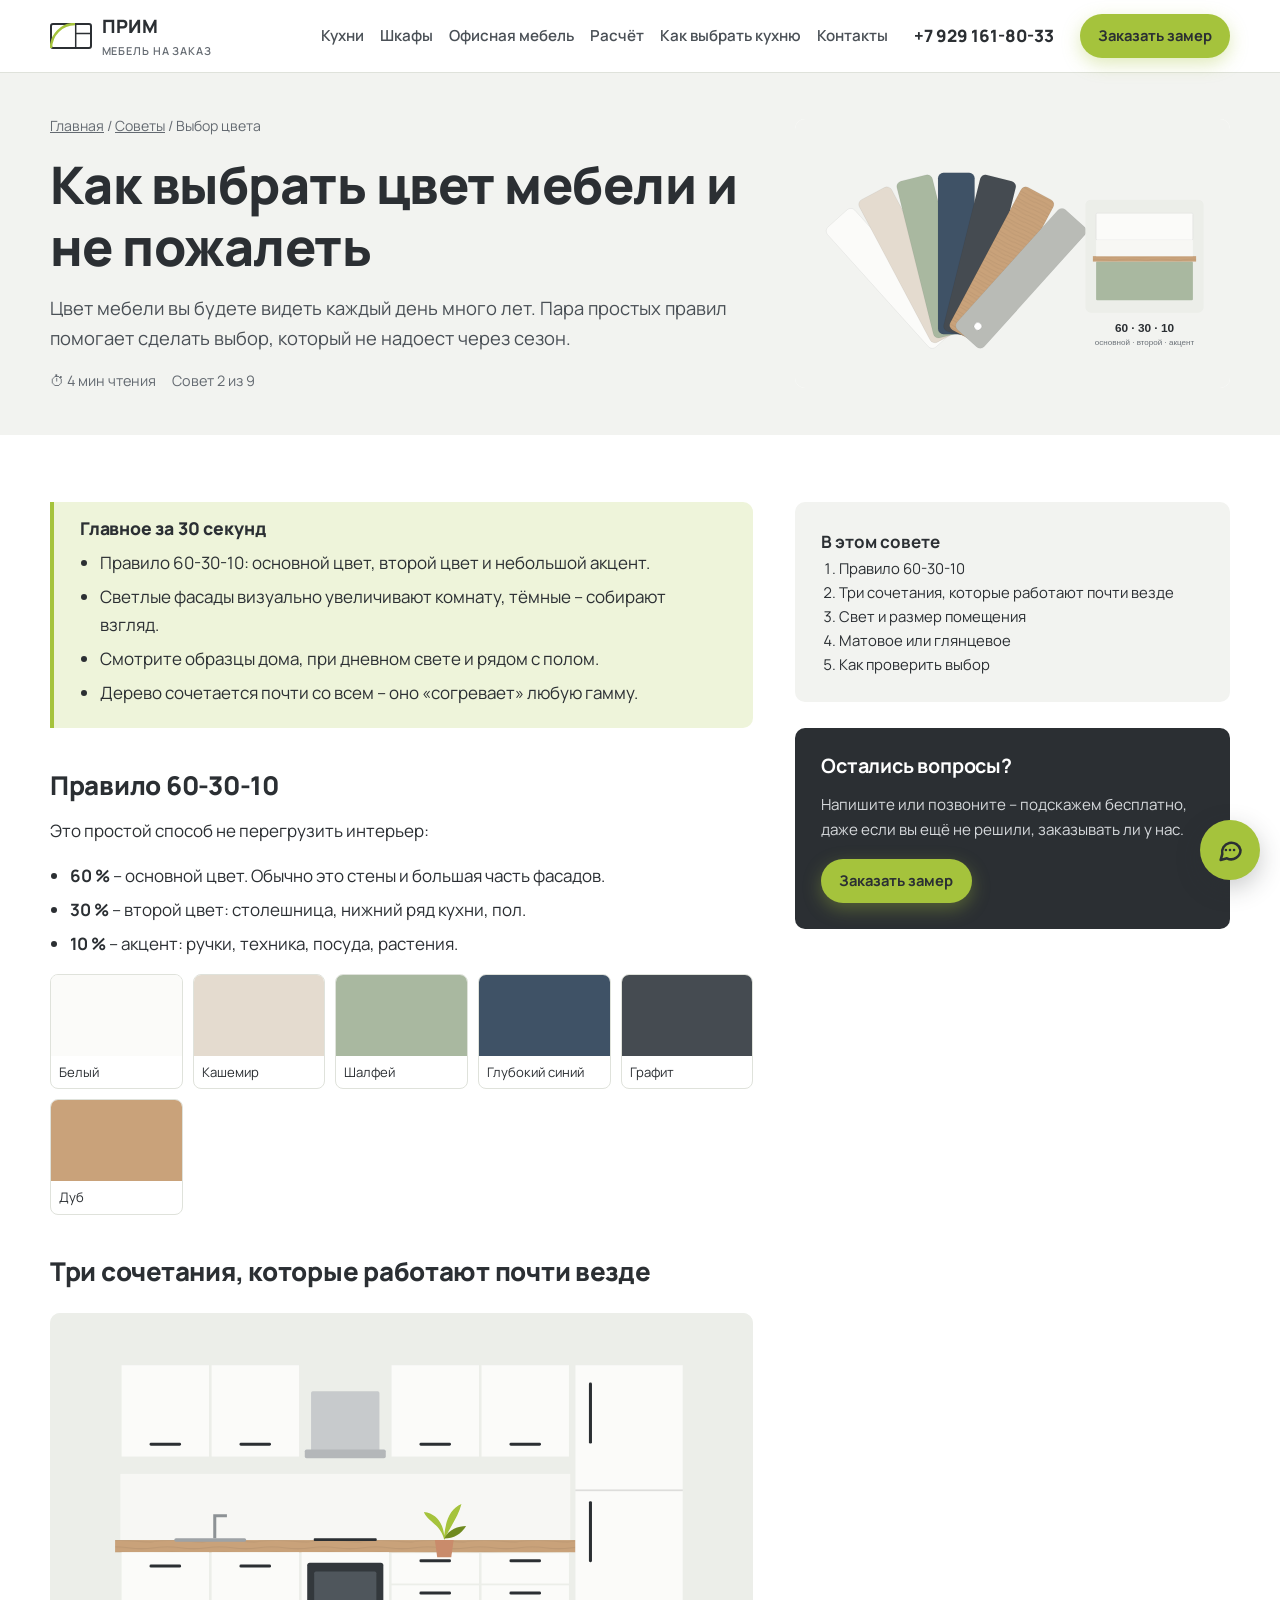
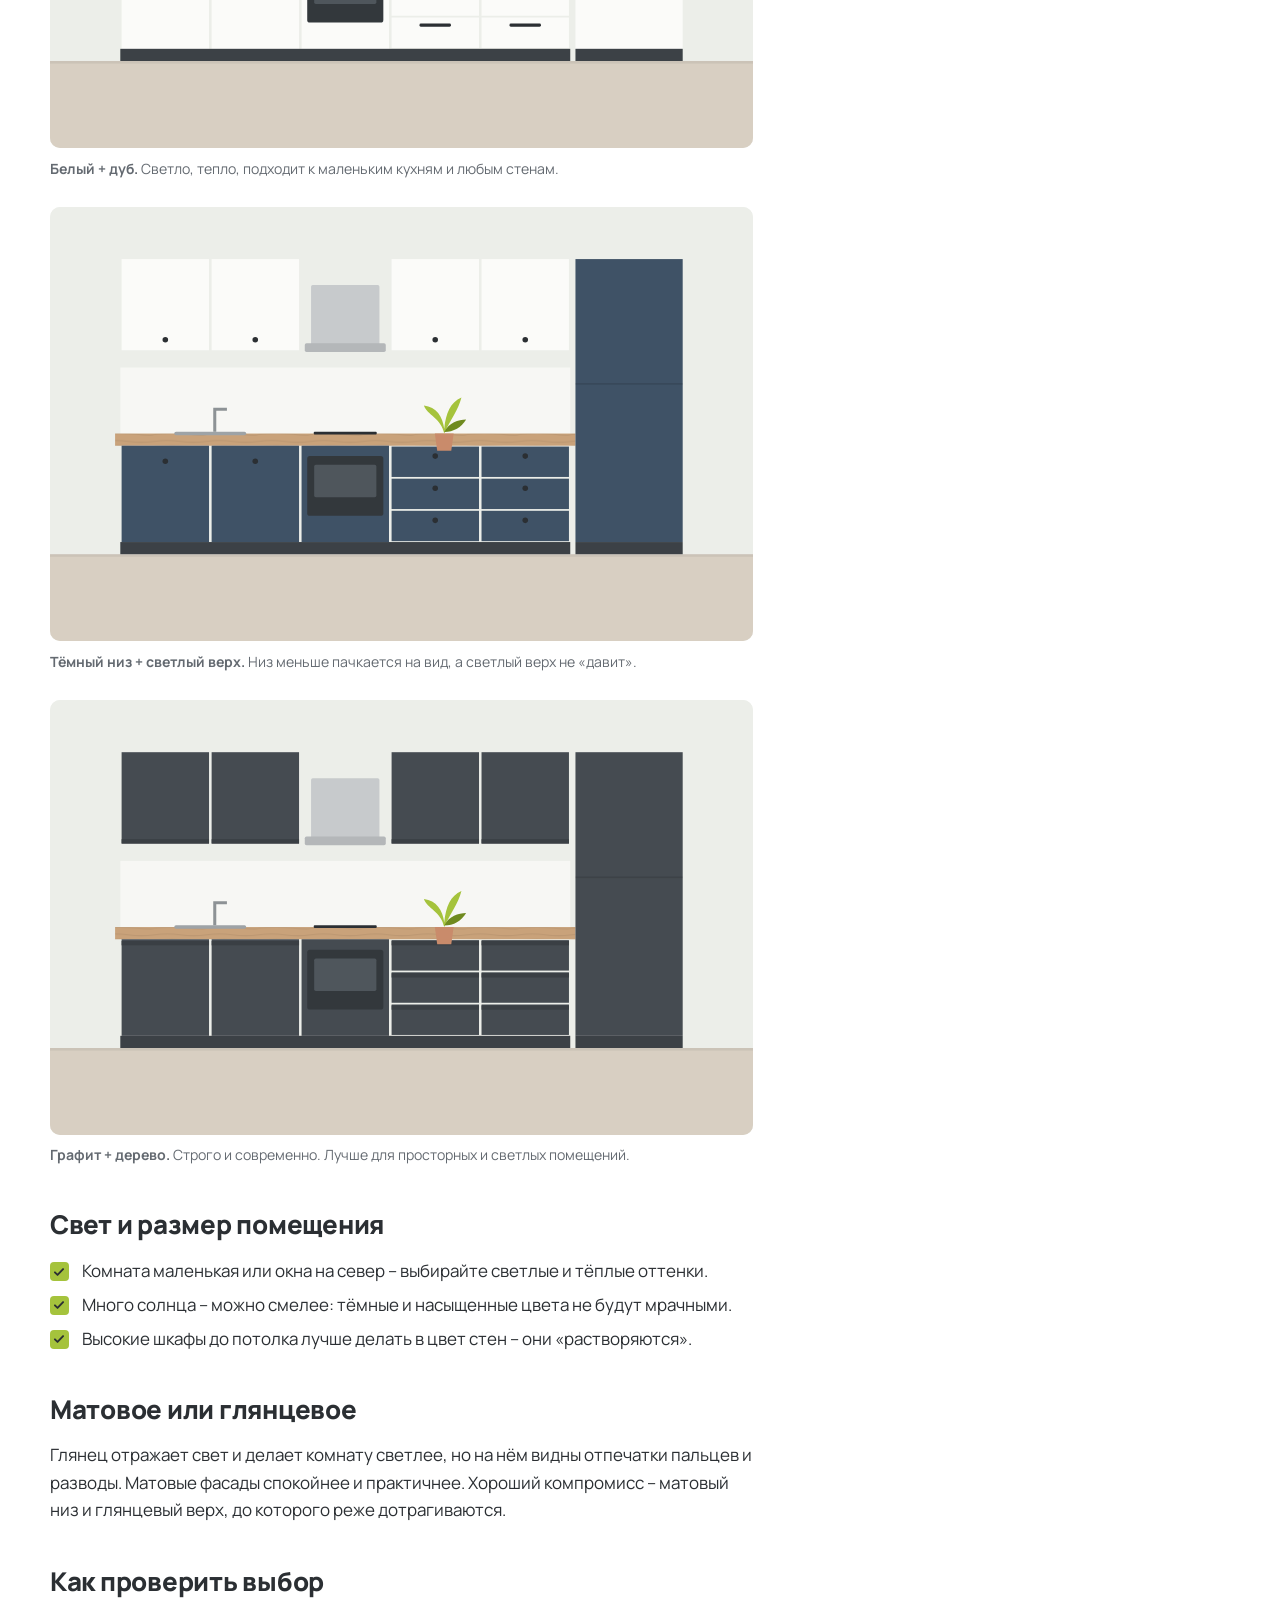
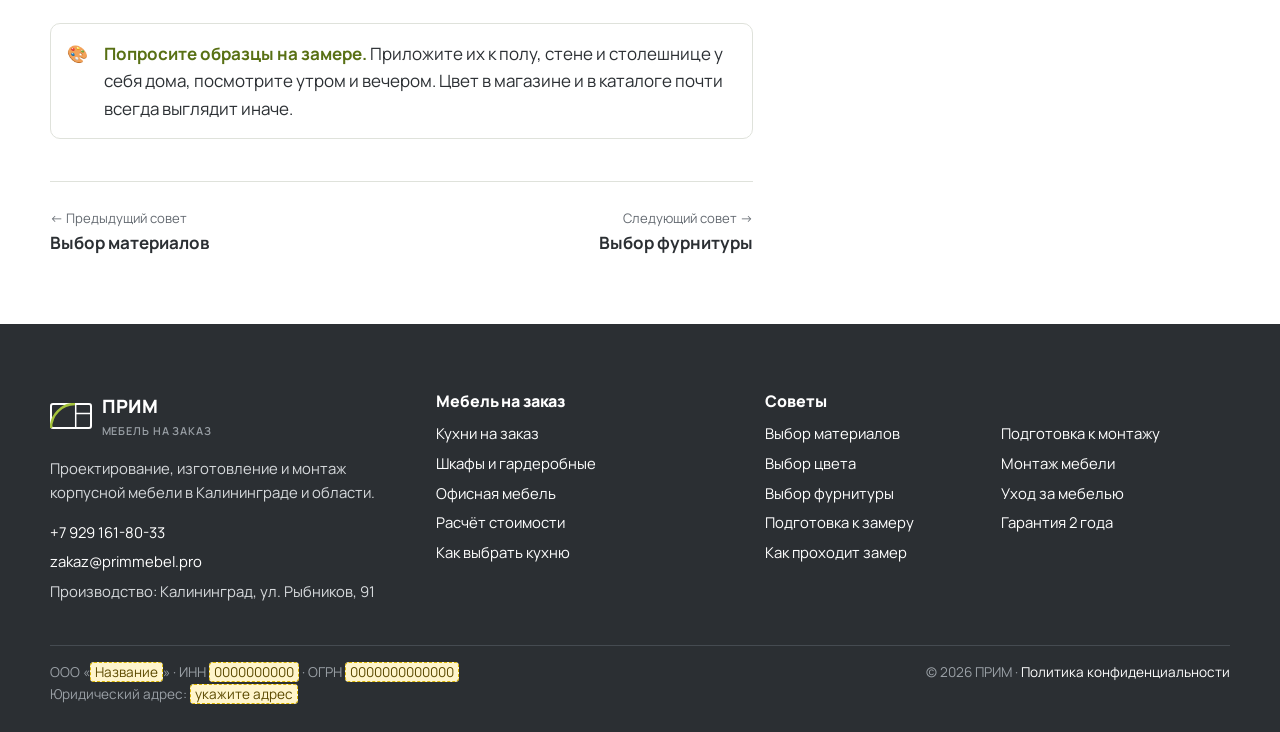
<file: sovety/vybor-cveta.html>
<!DOCTYPE html>
<html lang="ru">
<head>
<meta charset="utf-8">
<meta name="viewport" content="width=device-width, initial-scale=1">
<title>Как выбрать цвет мебели и не пожалеть – советы ПРИМ</title>
<meta name="description" content="Как подобрать цвет кухни или шкафа к интерьеру: правило 60-30-10, светлые и тёмные фасады, матовые и глянцевые поверхности.">
<link rel="canonical" href="https://primmebel.pro/sovety/vybor-cveta.html">
<meta property="og:type" content="website">
<meta property="og:locale" content="ru_RU">
<meta property="og:title" content="Как выбрать цвет мебели и не пожалеть – советы ПРИМ">
<meta property="og:description" content="Как подобрать цвет кухни или шкафа к интерьеру: правило 60-30-10, светлые и тёмные фасады, матовые и глянцевые поверхности.">
<meta property="og:url" content="https://primmebel.pro/sovety/vybor-cveta.html">
<meta name="theme-color" content="#A5C33C">
<!-- Подтверждение прав в Яндекс Вебмастере: <meta name="yandex-verification" content="КОД"> -->
<link rel="icon" href="../img/favicon.svg" type="image/svg+xml">
<link rel="preconnect" href="https://fonts.googleapis.com">
<link rel="preconnect" href="https://fonts.gstatic.com" crossorigin>
<link href="https://fonts.googleapis.com/css2?family=Manrope:wght@400;600;700;800&display=swap" rel="stylesheet">
<link rel="stylesheet" href="../css/style.css?v=b181d864">

</head>
<body>
<a class="skip" href="#main">Перейти к содержимому</a>
<header class="header">
  <div class="container">
    <a class="logo" href="../index.html"><svg viewBox="0 0 42 26" aria-hidden="true"><rect x="1" y="1" width="40" height="24" rx="2" fill="none" stroke="#2B2F33" stroke-width="2"/><path d="M25.7 1v24M25.7 10.5h15.3" stroke="#2B2F33" stroke-width="1.5"/><path d="M1 25A24 24 0 0 1 25 1" fill="none" stroke="#A5C33C" stroke-width="2.5"/></svg><span>ПРИМ<small>мебель на заказ</small></span></a>
    <nav class="nav" id="nav" aria-label="Основное меню"><a href="../kuhni.html">Кухни</a><a href="../shkafy.html">Шкафы</a><a href="../ofisnaya-mebel.html">Офисная мебель</a><a href="../index.html#raschet">Расчёт</a><a href="../kak-vybrat-kuhnyu.html">Как выбрать кухню</a><a href="../index.html#kontakty">Контакты</a></nav>
    <a class="header-phone" data-phone href="tel:+79291618033">+7 929 161-80-33</a>
    <a class="btn btn-primary btn-sm" href="../index.html#zayavka" data-goal="zamer_click">Заказать замер</a>
    <button class="burger" type="button" aria-label="Меню" aria-expanded="false" aria-controls="nav"><span></span><span></span><span></span></button>
  </div>
</header>

<main id="main">
<section class="article-hero">
  <div class="container grid-2">
    <div>
      <p class="crumbs"><a href="../index.html">Главная</a> / <a href="../kak-vybrat-kuhnyu.html#sovety">Советы</a> / Выбор цвета</p>
      <h1>Как выбрать цвет мебели и не пожалеть</h1>
      <p class="lead">Цвет мебели вы будете видеть каждый день много лет. Пара простых правил помогает сделать выбор, который не надоест через сезон.</p>
      <div class="meta"><span>⏱ 4 мин чтения</span><span>Совет 2 из 9</span></div>
    </div>
    <div class="pic"><img src="../img/s-cvet.svg" alt="Веер образцов цвета фасадов"></div>
  </div>
</section>
<section class="article">
  <div class="container article-layout">
    <article class="article-body">
      <div class="tldr"><h2>Главное за 30 секунд</h2><ul><li>Правило 60-30-10: основной цвет, второй цвет и небольшой акцент.</li><li>Светлые фасады визуально увеличивают комнату, тёмные – собирают взгляд.</li><li>Смотрите образцы дома, при дневном свете и рядом с полом.</li><li>Дерево сочетается почти со всем – оно «согревает» любую гамму.</li></ul></div>
      
<h2 id="pravilo">Правило 60-30-10</h2>
<p>Это простой способ не перегрузить интерьер:</p>
<ul>
  <li><b>60 %</b> – основной цвет. Обычно это стены и большая часть фасадов.</li>
  <li><b>30 %</b> – второй цвет: столешница, нижний ряд кухни, пол.</li>
  <li><b>10 %</b> – акцент: ручки, техника, посуда, растения.</li>
</ul>
<div class="swatches">
  <div class="swatch"><i style="background:#FBFBF9"></i><span>Белый</span></div>
  <div class="swatch"><i style="background:#E4DBCF"></i><span>Кашемир</span></div>
  <div class="swatch"><i style="background:#A9B8A0"></i><span>Шалфей</span></div>
  <div class="swatch"><i style="background:#3F5266"></i><span>Глубокий синий</span></div>
  <div class="swatch"><i style="background:#454B51"></i><span>Графит</span></div>
  <div class="swatch"><i style="background:#C9A27A"></i><span>Дуб</span></div>
</div>

<h2 id="sochetaniya">Три сочетания, которые работают почти везде</h2>
<figure class="figure"><img src="../img/s-cvet-1.svg" alt="Белая кухня с дубовой столешницей" loading="lazy"><figcaption><b>Белый + дуб.</b> Светло, тепло, подходит к маленьким кухням и любым стенам.</figcaption></figure>
<figure class="figure"><img src="../img/s-cvet-2.svg" alt="Кухня: синий низ, белый верх" loading="lazy"><figcaption><b>Тёмный низ + светлый верх.</b> Низ меньше пачкается на вид, а светлый верх не «давит».</figcaption></figure>
<figure class="figure"><img src="../img/s-cvet-3.svg" alt="Графитовая кухня с деревом" loading="lazy"><figcaption><b>Графит + дерево.</b> Строго и современно. Лучше для просторных и светлых помещений.</figcaption></figure>

<h2 id="svet">Свет и размер помещения</h2>
<ul class="checklist">
  <li>Комната маленькая или окна на север – выбирайте светлые и тёплые оттенки.</li>
  <li>Много солнца – можно смелее: тёмные и насыщенные цвета не будут мрачными.</li>
  <li>Высокие шкафы до потолка лучше делать в цвет стен – они «растворяются».</li>
</ul>

<h2 id="poverhnost">Матовое или глянцевое</h2>
<p>Глянец отражает свет и делает комнату светлее, но на нём видны отпечатки пальцев и разводы. Матовые фасады спокойнее и практичнее. Хороший компромисс – матовый низ и глянцевый верх, до которого реже дотрагиваются.</p>

<h2 id="obrazcy">Как проверить выбор</h2>
<div class="note"><span>🎨</span><span><b>Попросите образцы на замере.</b> Приложите их к полу, стене и столешнице у себя дома, посмотрите утром и вечером. Цвет в магазине и в каталоге почти всегда выглядит иначе.</span></div>

      <nav class="pager" aria-label="Другие советы"><a href="vybor-materialov.html"><span>← Предыдущий совет</span><b>Выбор материалов</b></a><a href="vybor-furnitury.html" style="text-align:right"><span>Следующий совет →</span><b>Выбор фурнитуры</b></a></nav>
    </article>
    <aside class="article-side">
      <div class="toc"><b>В этом совете</b><ol><li><a href="#pravilo">Правило 60-30-10</a></li><li><a href="#sochetaniya">Три сочетания, которые работают почти везде</a></li><li><a href="#svet">Свет и размер помещения</a></li><li><a href="#poverhnost">Матовое или глянцевое</a></li><li><a href="#obrazcy">Как проверить выбор</a></li></ol></div>
      <div class="cta-box">
        <h3>Остались вопросы?</h3>
        <p>Напишите или позвоните – подскажем бесплатно, даже если вы ещё не решили, заказывать ли у нас.</p>
        <a class="btn btn-primary btn-sm" href="../index.html#zayavka" data-goal="zamer_click">Заказать замер</a>
      </div>
    </aside>
  </div>
</section>
</main>
<footer class="footer">
  <div class="container">
    <div class="footer-grid">
      <div>
        <a class="logo" href="../index.html"><svg viewBox="0 0 42 26" aria-hidden="true"><rect x="1" y="1" width="40" height="24" rx="2" fill="none" stroke="#FFFFFF" stroke-width="2"/><path d="M25.7 1v24M25.7 10.5h15.3" stroke="#FFFFFF" stroke-width="1.5"/><path d="M1 25A24 24 0 0 1 25 1" fill="none" stroke="#A5C33C" stroke-width="2.5"/></svg><span>ПРИМ<small>мебель на заказ</small></span></a>
        <p>Проектирование, изготовление и монтаж корпусной мебели в Калининграде и области.</p>
        <ul>
          <li><a data-phone href="tel:+79291618033">+7 929 161-80-33</a></li>
          <li><a data-email href="mailto:zakaz@primmebel.pro">zakaz@primmebel.pro</a></li>
          <li>Производство: <span data-text="address">Калининград, ул. Рыбников, 91</span></li>
        </ul>
      </div>
      <div><h2 class="footer-h">Мебель на заказ</h2><ul>
        <li><a href="../kuhni.html">Кухни на заказ</a></li>
        <li><a href="../shkafy.html">Шкафы и гардеробные</a></li>
        <li><a href="../ofisnaya-mebel.html">Офисная мебель</a></li>
        <li><a href="../index.html#raschet">Расчёт стоимости</a></li>
        <li><a href="../kak-vybrat-kuhnyu.html">Как выбрать кухню</a></li>
      </ul></div>
      <div><h2 class="footer-h">Советы</h2><ul class="footer-tips"><li><a href="../sovety/vybor-materialov.html">Выбор материалов</a></li><li><a href="../sovety/vybor-cveta.html">Выбор цвета</a></li><li><a href="../sovety/vybor-furnitury.html">Выбор фурнитуры</a></li><li><a href="../sovety/podgotovka-k-zameru.html">Подготовка к замеру</a></li><li><a href="../sovety/zamer.html">Как проходит замер</a></li><li><a href="../sovety/podgotovka-k-montazhu.html">Подготовка к монтажу</a></li><li><a href="../sovety/montazh.html">Монтаж мебели</a></li><li><a href="../sovety/uhod.html">Уход за мебелью</a></li><li><a href="../sovety/garantiya.html">Гарантия 2 года</a></li></ul></div>
    </div>
    <div class="legal">
      <!-- ДАННЫЕ ООО: заполните реквизиты (обязательно для рекламы в Яндекс Директе) -->
      <div class="requisites">ООО «<span class="todo">Название</span>» · ИНН <span class="todo">0000000000</span> · ОГРН <span class="todo">0000000000000</span>
Юридический адрес: <span class="todo">укажите адрес</span></div>
      <div>© <span data-year>2026</span> ПРИМ · <a href="../politika.html">Политика конфиденциальности</a></div>
    </div>
  </div>
</footer>
<script src="../js/config.js?v=bb22349b"></script>
<script src="../js/main.js?v=8854fcb7"></script>

</body>
</html>
</file>
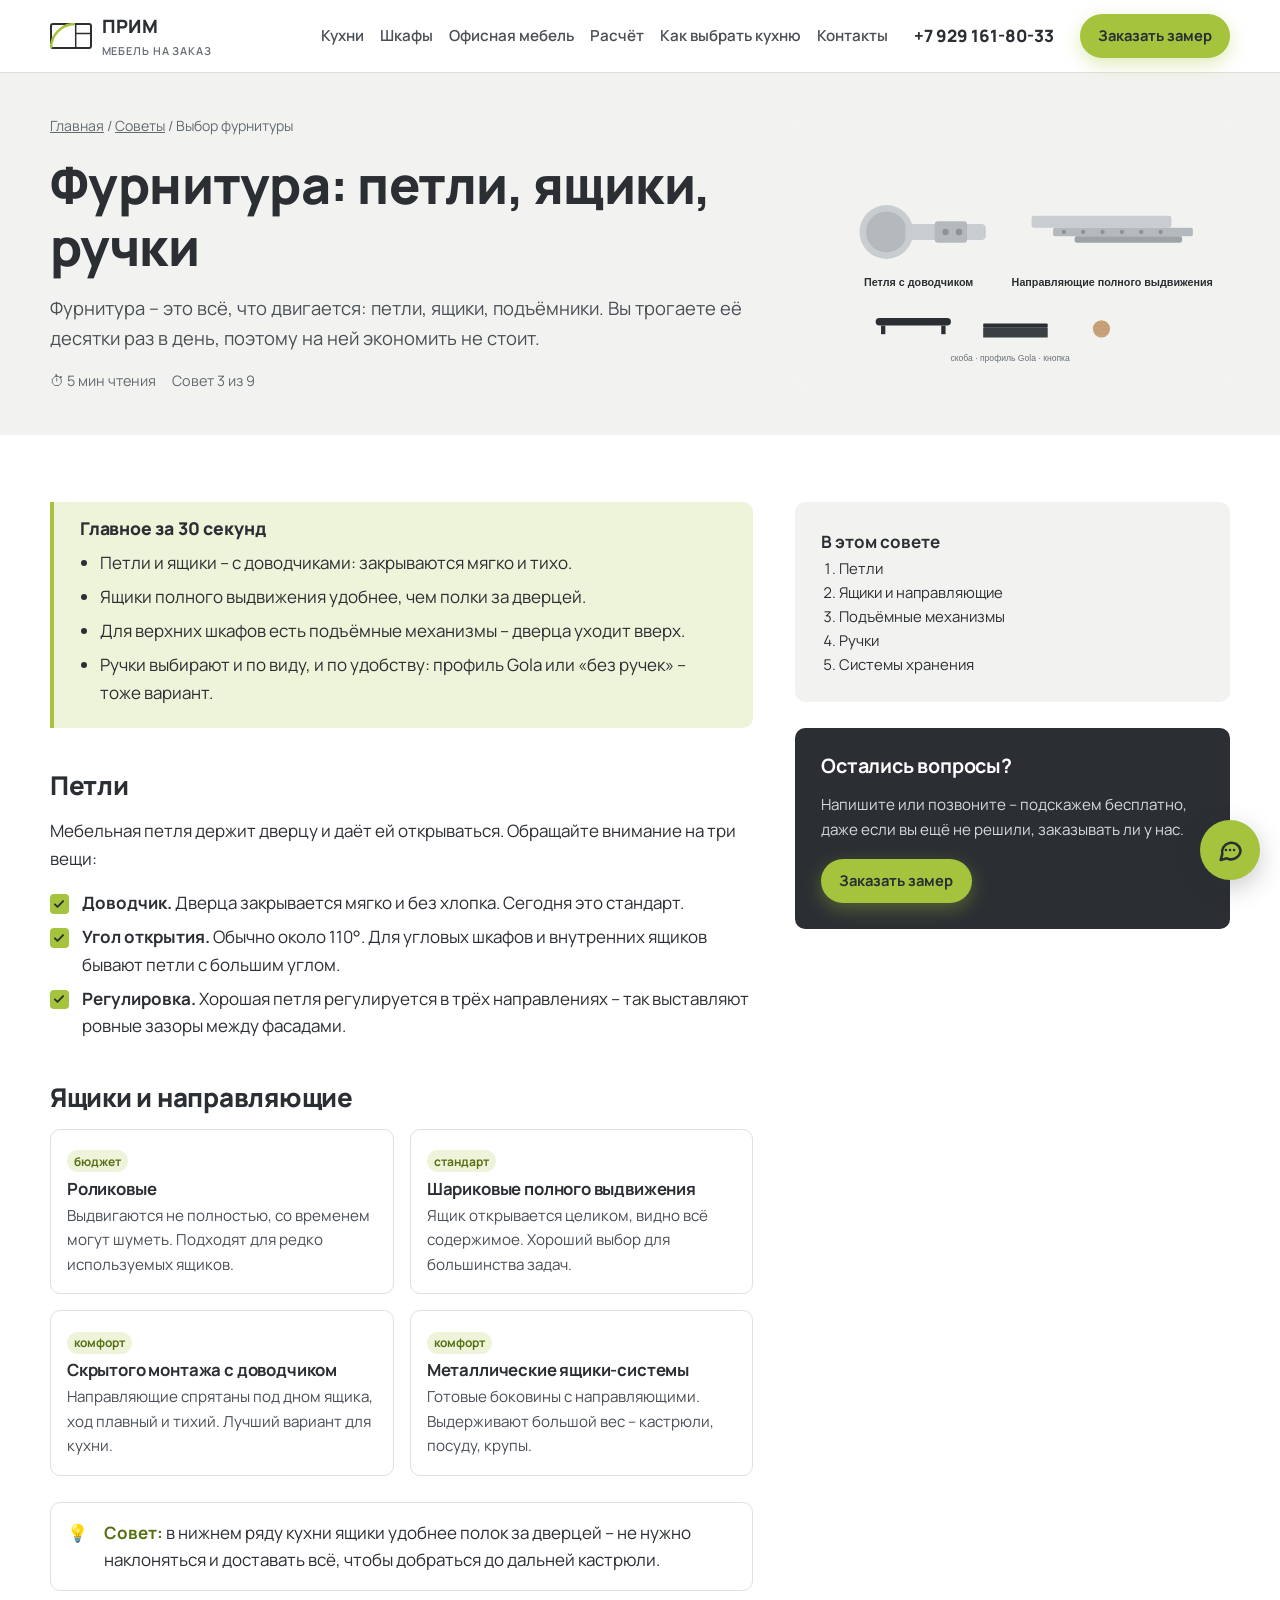
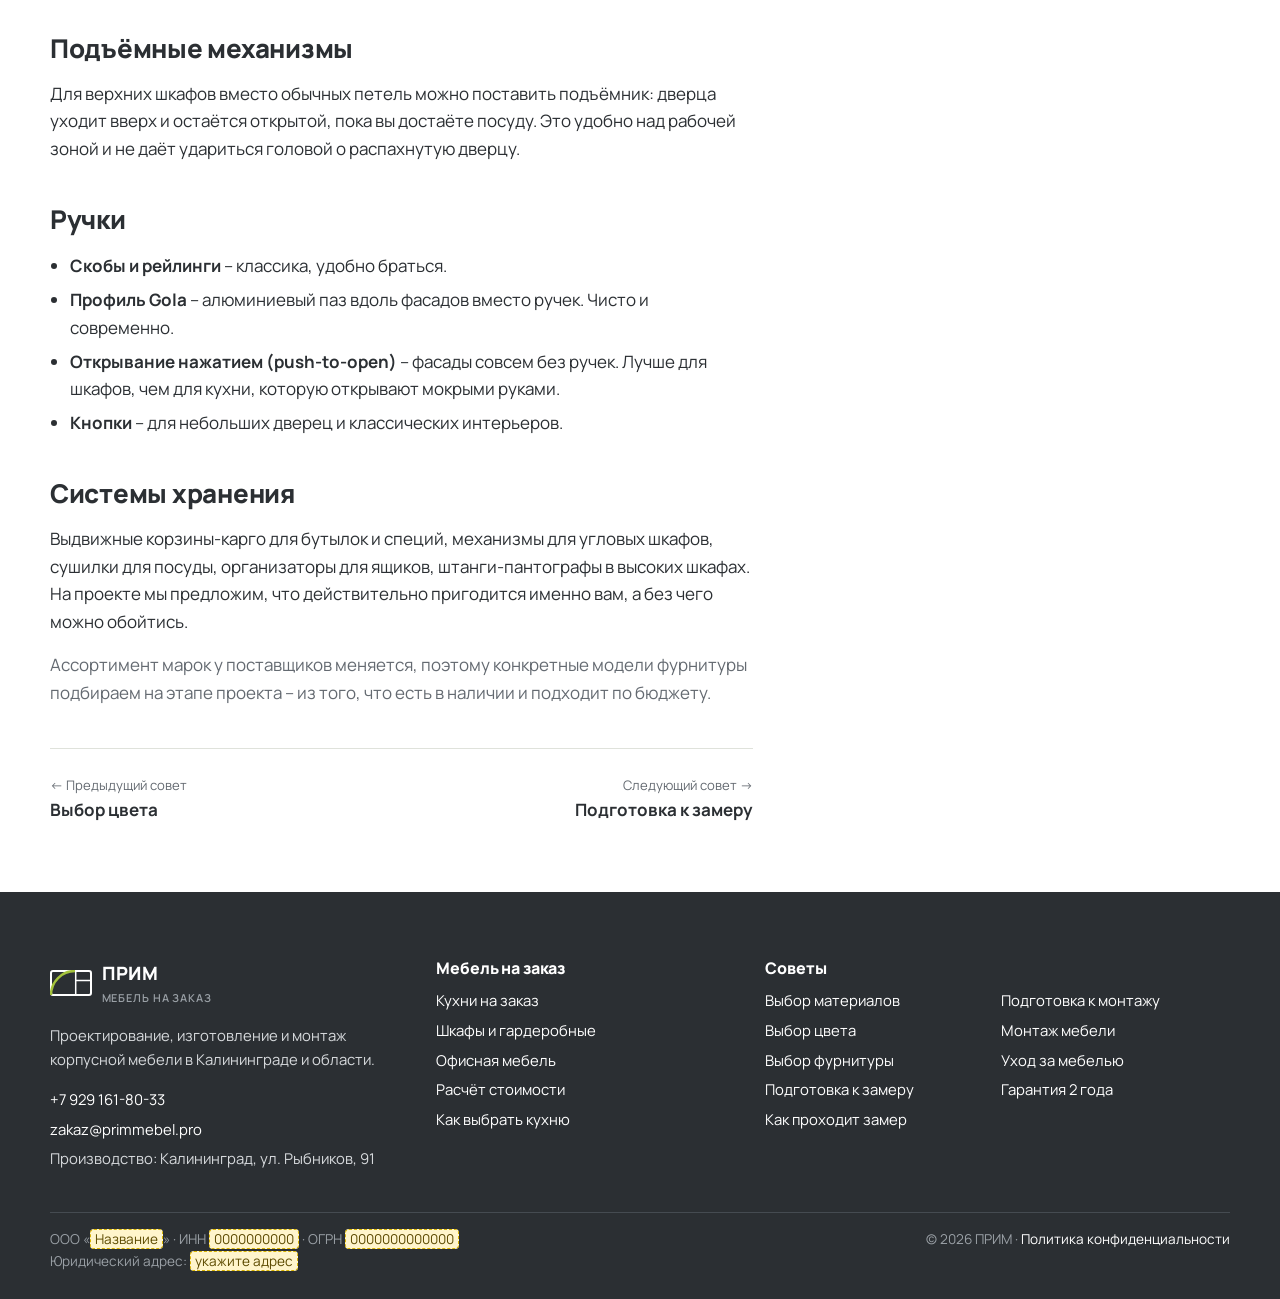
<file: sovety/vybor-furnitury.html>
<!DOCTYPE html>
<html lang="ru">
<head>
<meta charset="utf-8">
<meta name="viewport" content="width=device-width, initial-scale=1">
<title>Фурнитура: петли, ящики, ручки – советы ПРИМ</title>
<meta name="description" content="Как выбрать фурнитуру для кухни и шкафа: петли с доводчиком, направляющие для ящиков, подъёмные механизмы, ручки и системы хранения.">
<link rel="canonical" href="https://primmebel.pro/sovety/vybor-furnitury.html">
<meta property="og:type" content="website">
<meta property="og:locale" content="ru_RU">
<meta property="og:title" content="Фурнитура: петли, ящики, ручки – советы ПРИМ">
<meta property="og:description" content="Как выбрать фурнитуру для кухни и шкафа: петли с доводчиком, направляющие для ящиков, подъёмные механизмы, ручки и системы хранения.">
<meta property="og:url" content="https://primmebel.pro/sovety/vybor-furnitury.html">
<meta name="theme-color" content="#A5C33C">
<!-- Подтверждение прав в Яндекс Вебмастере: <meta name="yandex-verification" content="КОД"> -->
<link rel="icon" href="../img/favicon.svg" type="image/svg+xml">
<link rel="preconnect" href="https://fonts.googleapis.com">
<link rel="preconnect" href="https://fonts.gstatic.com" crossorigin>
<link href="https://fonts.googleapis.com/css2?family=Manrope:wght@400;600;700;800&display=swap" rel="stylesheet">
<link rel="stylesheet" href="../css/style.css?v=b181d864">

</head>
<body>
<a class="skip" href="#main">Перейти к содержимому</a>
<header class="header">
  <div class="container">
    <a class="logo" href="../index.html"><svg viewBox="0 0 42 26" aria-hidden="true"><rect x="1" y="1" width="40" height="24" rx="2" fill="none" stroke="#2B2F33" stroke-width="2"/><path d="M25.7 1v24M25.7 10.5h15.3" stroke="#2B2F33" stroke-width="1.5"/><path d="M1 25A24 24 0 0 1 25 1" fill="none" stroke="#A5C33C" stroke-width="2.5"/></svg><span>ПРИМ<small>мебель на заказ</small></span></a>
    <nav class="nav" id="nav" aria-label="Основное меню"><a href="../kuhni.html">Кухни</a><a href="../shkafy.html">Шкафы</a><a href="../ofisnaya-mebel.html">Офисная мебель</a><a href="../index.html#raschet">Расчёт</a><a href="../kak-vybrat-kuhnyu.html">Как выбрать кухню</a><a href="../index.html#kontakty">Контакты</a></nav>
    <a class="header-phone" data-phone href="tel:+79291618033">+7 929 161-80-33</a>
    <a class="btn btn-primary btn-sm" href="../index.html#zayavka" data-goal="zamer_click">Заказать замер</a>
    <button class="burger" type="button" aria-label="Меню" aria-expanded="false" aria-controls="nav"><span></span><span></span><span></span></button>
  </div>
</header>

<main id="main">
<section class="article-hero">
  <div class="container grid-2">
    <div>
      <p class="crumbs"><a href="../index.html">Главная</a> / <a href="../kak-vybrat-kuhnyu.html#sovety">Советы</a> / Выбор фурнитуры</p>
      <h1>Фурнитура: петли, ящики, ручки</h1>
      <p class="lead">Фурнитура – это всё, что двигается: петли, ящики, подъёмники. Вы трогаете её десятки раз в день, поэтому на ней экономить не стоит.</p>
      <div class="meta"><span>⏱ 5 мин чтения</span><span>Совет 3 из 9</span></div>
    </div>
    <div class="pic"><img src="../img/s-furnitura.svg" alt="Петля, направляющие для ящиков и ручки"></div>
  </div>
</section>
<section class="article">
  <div class="container article-layout">
    <article class="article-body">
      <div class="tldr"><h2>Главное за 30 секунд</h2><ul><li>Петли и ящики – с доводчиками: закрываются мягко и тихо.</li><li>Ящики полного выдвижения удобнее, чем полки за дверцей.</li><li>Для верхних шкафов есть подъёмные механизмы – дверца уходит вверх.</li><li>Ручки выбирают и по виду, и по удобству: профиль Gola или «без ручек» – тоже вариант.</li></ul></div>
      
<h2 id="petli">Петли</h2>
<p>Мебельная петля держит дверцу и даёт ей открываться. Обращайте внимание на три вещи:</p>
<ul class="checklist">
  <li><b>Доводчик.</b> Дверца закрывается мягко и без хлопка. Сегодня это стандарт.</li>
  <li><b>Угол открытия.</b> Обычно около 110°. Для угловых шкафов и внутренних ящиков бывают петли с большим углом.</li>
  <li><b>Регулировка.</b> Хорошая петля регулируется в трёх направлениях – так выставляют ровные зазоры между фасадами.</li>
</ul>

<h2 id="yashchiki">Ящики и направляющие</h2>
<div class="cards-mini">
  <div><span class="tag">бюджет</span><h3>Роликовые</h3><p>Выдвигаются не полностью, со временем могут шуметь. Подходят для редко используемых ящиков.</p></div>
  <div><span class="tag">стандарт</span><h3>Шариковые полного выдвижения</h3><p>Ящик открывается целиком, видно всё содержимое. Хороший выбор для большинства задач.</p></div>
  <div><span class="tag">комфорт</span><h3>Скрытого монтажа с доводчиком</h3><p>Направляющие спрятаны под дном ящика, ход плавный и тихий. Лучший вариант для кухни.</p></div>
  <div><span class="tag">комфорт</span><h3>Металлические ящики-системы</h3><p>Готовые боковины с направляющими. Выдерживают большой вес – кастрюли, посуду, крупы.</p></div>
</div>
<div class="note"><span>💡</span><span><b>Совет:</b> в нижнем ряду кухни ящики удобнее полок за дверцей – не нужно наклоняться и доставать всё, чтобы добраться до дальней кастрюли.</span></div>

<h2 id="podyomniki">Подъёмные механизмы</h2>
<p>Для верхних шкафов вместо обычных петель можно поставить подъёмник: дверца уходит вверх и остаётся открытой, пока вы достаёте посуду. Это удобно над рабочей зоной и не даёт удариться головой о распахнутую дверцу.</p>

<h2 id="ruchki">Ручки</h2>
<ul>
  <li><b>Скобы и рейлинги</b> – классика, удобно браться.</li>
  <li><b>Профиль Gola</b> – алюминиевый паз вдоль фасадов вместо ручек. Чисто и современно.</li>
  <li><b>Открывание нажатием (push-to-open)</b> – фасады совсем без ручек. Лучше для шкафов, чем для кухни, которую открывают мокрыми руками.</li>
  <li><b>Кнопки</b> – для небольших дверец и классических интерьеров.</li>
</ul>

<h2 id="hranenie">Системы хранения</h2>
<p>Выдвижные корзины-карго для бутылок и специй, механизмы для угловых шкафов, сушилки для посуды, организаторы для ящиков, штанги-пантографы в высоких шкафах. На проекте мы предложим, что действительно пригодится именно вам, а без чего можно обойтись.</p>
<p class="muted">Ассортимент марок у поставщиков меняется, поэтому конкретные модели фурнитуры подбираем на этапе проекта – из того, что есть в наличии и подходит по бюджету.</p>

      <nav class="pager" aria-label="Другие советы"><a href="vybor-cveta.html"><span>← Предыдущий совет</span><b>Выбор цвета</b></a><a href="podgotovka-k-zameru.html" style="text-align:right"><span>Следующий совет →</span><b>Подготовка к замеру</b></a></nav>
    </article>
    <aside class="article-side">
      <div class="toc"><b>В этом совете</b><ol><li><a href="#petli">Петли</a></li><li><a href="#yashchiki">Ящики и направляющие</a></li><li><a href="#podyomniki">Подъёмные механизмы</a></li><li><a href="#ruchki">Ручки</a></li><li><a href="#hranenie">Системы хранения</a></li></ol></div>
      <div class="cta-box">
        <h3>Остались вопросы?</h3>
        <p>Напишите или позвоните – подскажем бесплатно, даже если вы ещё не решили, заказывать ли у нас.</p>
        <a class="btn btn-primary btn-sm" href="../index.html#zayavka" data-goal="zamer_click">Заказать замер</a>
      </div>
    </aside>
  </div>
</section>
</main>
<footer class="footer">
  <div class="container">
    <div class="footer-grid">
      <div>
        <a class="logo" href="../index.html"><svg viewBox="0 0 42 26" aria-hidden="true"><rect x="1" y="1" width="40" height="24" rx="2" fill="none" stroke="#FFFFFF" stroke-width="2"/><path d="M25.7 1v24M25.7 10.5h15.3" stroke="#FFFFFF" stroke-width="1.5"/><path d="M1 25A24 24 0 0 1 25 1" fill="none" stroke="#A5C33C" stroke-width="2.5"/></svg><span>ПРИМ<small>мебель на заказ</small></span></a>
        <p>Проектирование, изготовление и монтаж корпусной мебели в Калининграде и области.</p>
        <ul>
          <li><a data-phone href="tel:+79291618033">+7 929 161-80-33</a></li>
          <li><a data-email href="mailto:zakaz@primmebel.pro">zakaz@primmebel.pro</a></li>
          <li>Производство: <span data-text="address">Калининград, ул. Рыбников, 91</span></li>
        </ul>
      </div>
      <div><h2 class="footer-h">Мебель на заказ</h2><ul>
        <li><a href="../kuhni.html">Кухни на заказ</a></li>
        <li><a href="../shkafy.html">Шкафы и гардеробные</a></li>
        <li><a href="../ofisnaya-mebel.html">Офисная мебель</a></li>
        <li><a href="../index.html#raschet">Расчёт стоимости</a></li>
        <li><a href="../kak-vybrat-kuhnyu.html">Как выбрать кухню</a></li>
      </ul></div>
      <div><h2 class="footer-h">Советы</h2><ul class="footer-tips"><li><a href="../sovety/vybor-materialov.html">Выбор материалов</a></li><li><a href="../sovety/vybor-cveta.html">Выбор цвета</a></li><li><a href="../sovety/vybor-furnitury.html">Выбор фурнитуры</a></li><li><a href="../sovety/podgotovka-k-zameru.html">Подготовка к замеру</a></li><li><a href="../sovety/zamer.html">Как проходит замер</a></li><li><a href="../sovety/podgotovka-k-montazhu.html">Подготовка к монтажу</a></li><li><a href="../sovety/montazh.html">Монтаж мебели</a></li><li><a href="../sovety/uhod.html">Уход за мебелью</a></li><li><a href="../sovety/garantiya.html">Гарантия 2 года</a></li></ul></div>
    </div>
    <div class="legal">
      <!-- ДАННЫЕ ООО: заполните реквизиты (обязательно для рекламы в Яндекс Директе) -->
      <div class="requisites">ООО «<span class="todo">Название</span>» · ИНН <span class="todo">0000000000</span> · ОГРН <span class="todo">0000000000000</span>
Юридический адрес: <span class="todo">укажите адрес</span></div>
      <div>© <span data-year>2026</span> ПРИМ · <a href="../politika.html">Политика конфиденциальности</a></div>
    </div>
  </div>
</footer>
<script src="../js/config.js?v=bb22349b"></script>
<script src="../js/main.js?v=8854fcb7"></script>

</body>
</html>
</file>
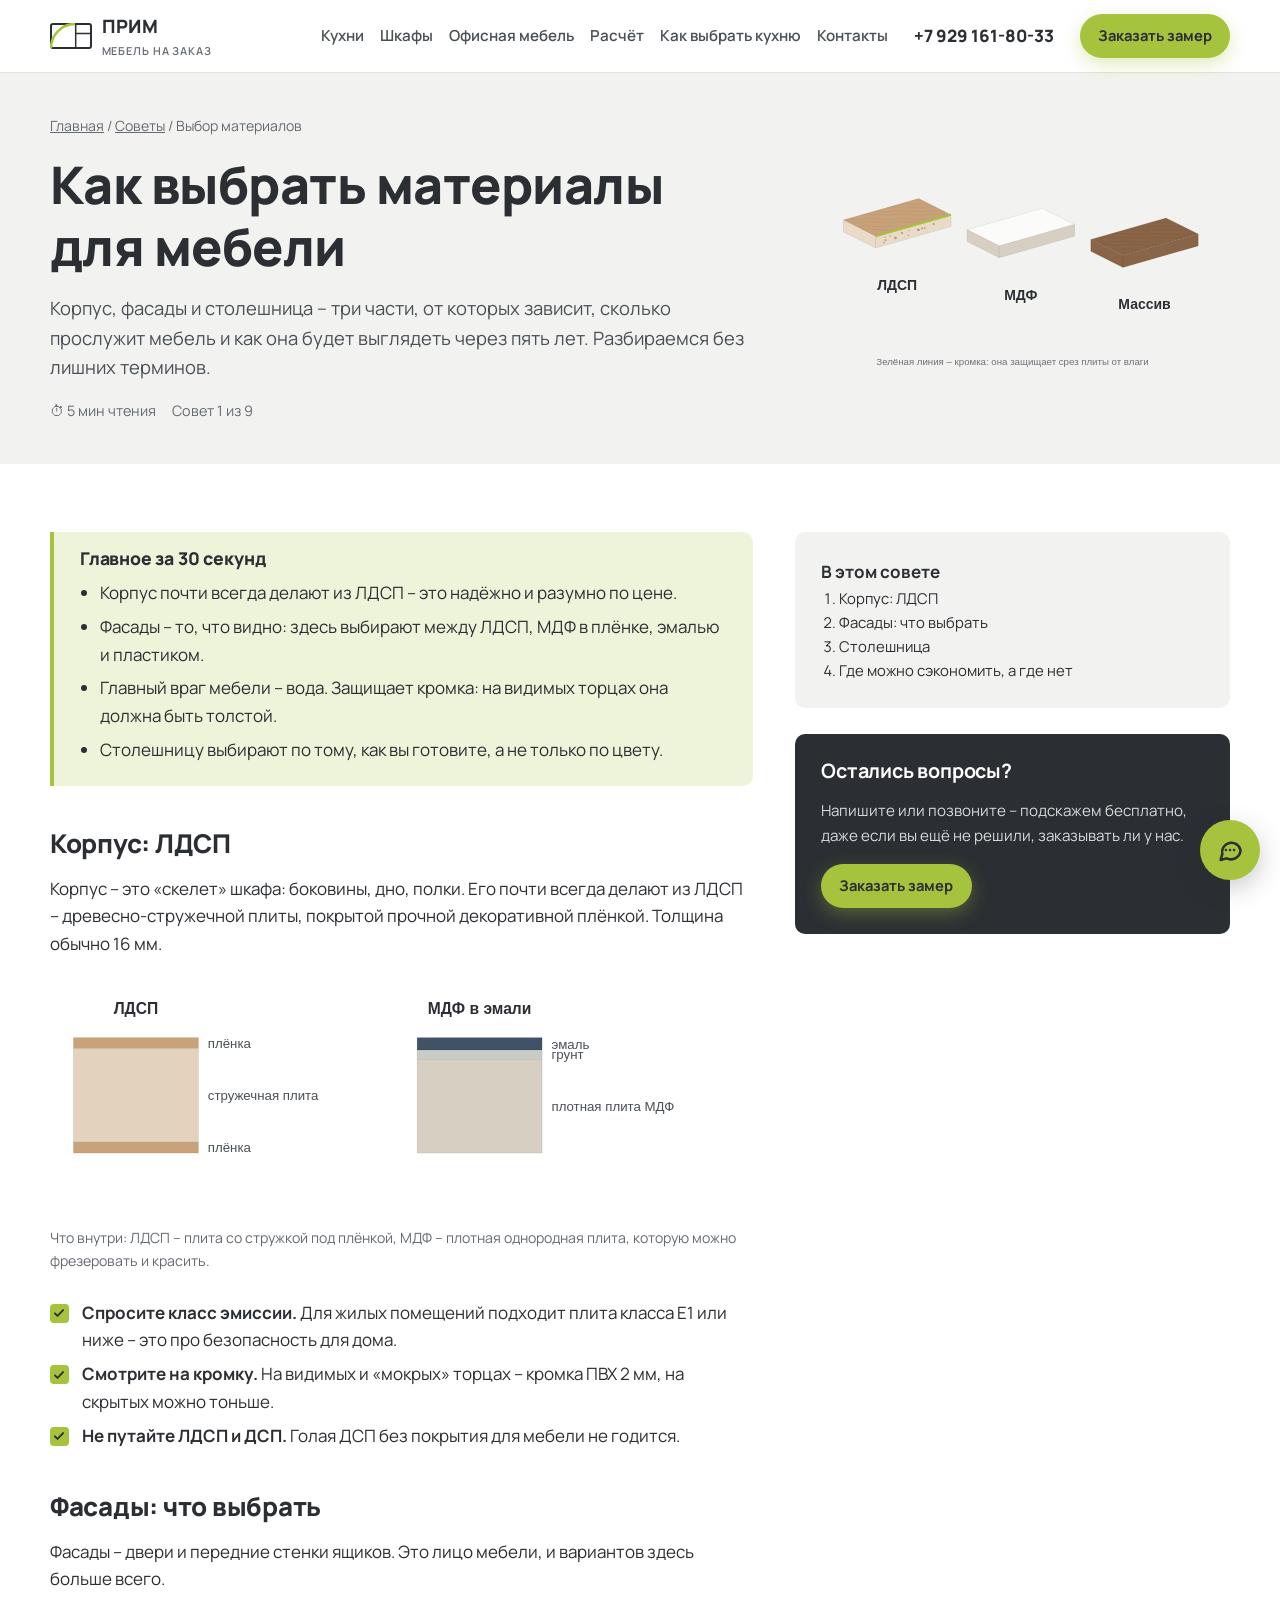
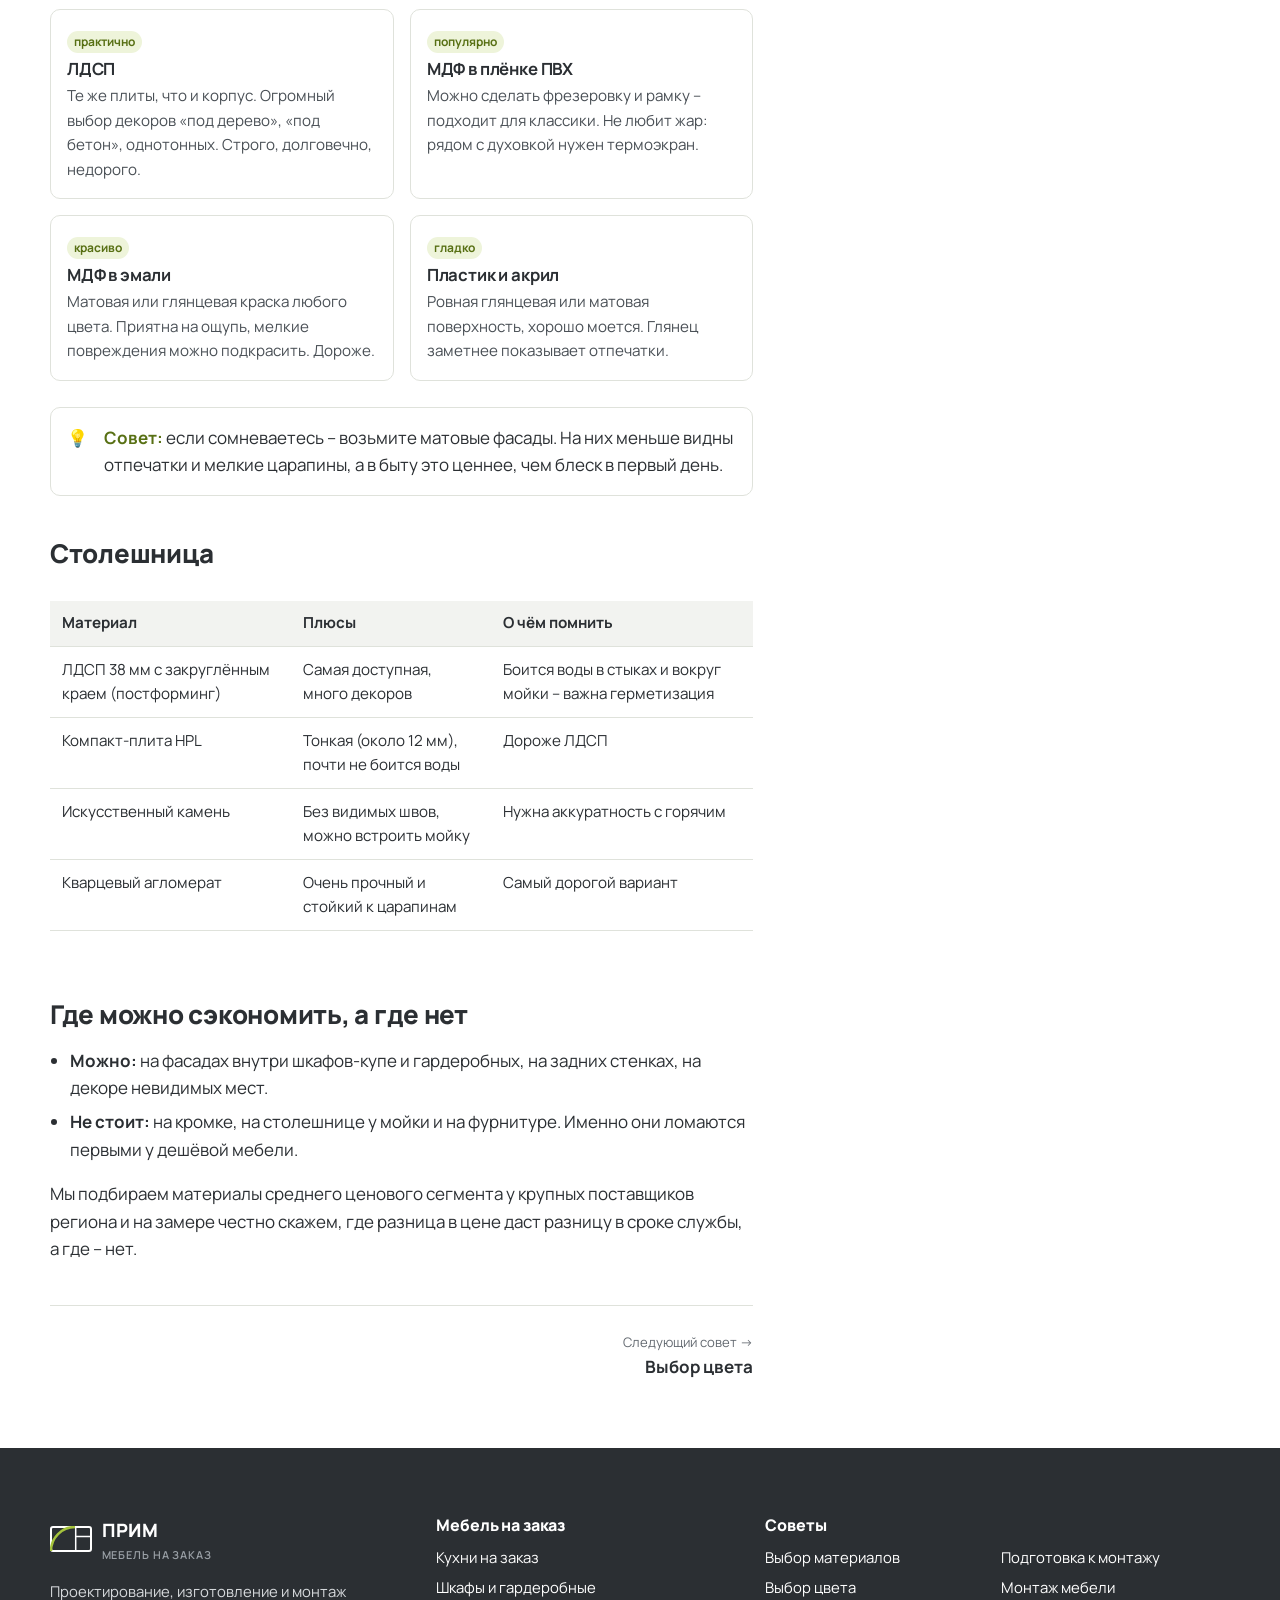
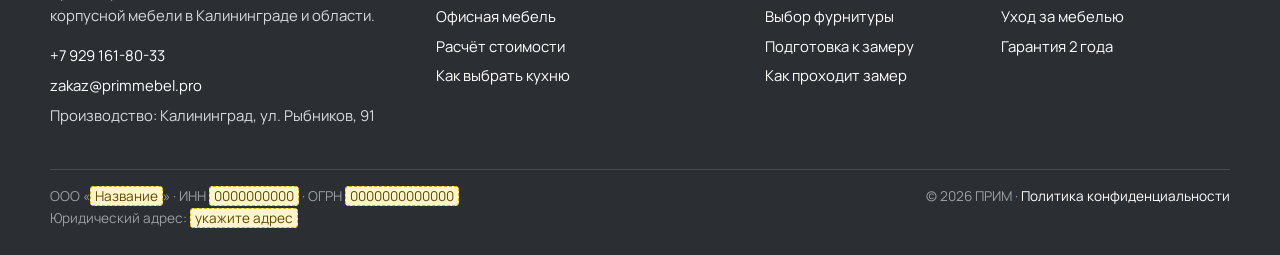
<file: sovety/vybor-materialov.html>
<!DOCTYPE html>
<html lang="ru">
<head>
<meta charset="utf-8">
<meta name="viewport" content="width=device-width, initial-scale=1">
<title>Как выбрать материалы для мебели – советы ПРИМ</title>
<meta name="description" content="ЛДСП, МДФ, эмаль, пластик, столешницы: из чего делают корпусную мебель, чем материалы отличаются и на чём не стоит экономить.">
<link rel="canonical" href="https://primmebel.pro/sovety/vybor-materialov.html">
<meta property="og:type" content="website">
<meta property="og:locale" content="ru_RU">
<meta property="og:title" content="Как выбрать материалы для мебели – советы ПРИМ">
<meta property="og:description" content="ЛДСП, МДФ, эмаль, пластик, столешницы: из чего делают корпусную мебель, чем материалы отличаются и на чём не стоит экономить.">
<meta property="og:url" content="https://primmebel.pro/sovety/vybor-materialov.html">
<meta name="theme-color" content="#A5C33C">
<!-- Подтверждение прав в Яндекс Вебмастере: <meta name="yandex-verification" content="КОД"> -->
<link rel="icon" href="../img/favicon.svg" type="image/svg+xml">
<link rel="preconnect" href="https://fonts.googleapis.com">
<link rel="preconnect" href="https://fonts.gstatic.com" crossorigin>
<link href="https://fonts.googleapis.com/css2?family=Manrope:wght@400;600;700;800&display=swap" rel="stylesheet">
<link rel="stylesheet" href="../css/style.css?v=b181d864">

</head>
<body>
<a class="skip" href="#main">Перейти к содержимому</a>
<header class="header">
  <div class="container">
    <a class="logo" href="../index.html"><svg viewBox="0 0 42 26" aria-hidden="true"><rect x="1" y="1" width="40" height="24" rx="2" fill="none" stroke="#2B2F33" stroke-width="2"/><path d="M25.7 1v24M25.7 10.5h15.3" stroke="#2B2F33" stroke-width="1.5"/><path d="M1 25A24 24 0 0 1 25 1" fill="none" stroke="#A5C33C" stroke-width="2.5"/></svg><span>ПРИМ<small>мебель на заказ</small></span></a>
    <nav class="nav" id="nav" aria-label="Основное меню"><a href="../kuhni.html">Кухни</a><a href="../shkafy.html">Шкафы</a><a href="../ofisnaya-mebel.html">Офисная мебель</a><a href="../index.html#raschet">Расчёт</a><a href="../kak-vybrat-kuhnyu.html">Как выбрать кухню</a><a href="../index.html#kontakty">Контакты</a></nav>
    <a class="header-phone" data-phone href="tel:+79291618033">+7 929 161-80-33</a>
    <a class="btn btn-primary btn-sm" href="../index.html#zayavka" data-goal="zamer_click">Заказать замер</a>
    <button class="burger" type="button" aria-label="Меню" aria-expanded="false" aria-controls="nav"><span></span><span></span><span></span></button>
  </div>
</header>

<main id="main">
<section class="article-hero">
  <div class="container grid-2">
    <div>
      <p class="crumbs"><a href="../index.html">Главная</a> / <a href="../kak-vybrat-kuhnyu.html#sovety">Советы</a> / Выбор материалов</p>
      <h1>Как выбрать материалы для мебели</h1>
      <p class="lead">Корпус, фасады и столешница – три части, от которых зависит, сколько прослужит мебель и как она будет выглядеть через пять лет. Разбираемся без лишних терминов.</p>
      <div class="meta"><span>⏱ 5 мин чтения</span><span>Совет 1 из 9</span></div>
    </div>
    <div class="pic"><img src="../img/s-materialy.svg" alt="Срезы плит ЛДСП, МДФ и массива"></div>
  </div>
</section>
<section class="article">
  <div class="container article-layout">
    <article class="article-body">
      <div class="tldr"><h2>Главное за 30 секунд</h2><ul><li>Корпус почти всегда делают из ЛДСП – это надёжно и разумно по цене.</li><li>Фасады – то, что видно: здесь выбирают между ЛДСП, МДФ в плёнке, эмалью и пластиком.</li><li>Главный враг мебели – вода. Защищает кромка: на видимых торцах она должна быть толстой.</li><li>Столешницу выбирают по тому, как вы готовите, а не только по цвету.</li></ul></div>
      
<h2 id="korpus">Корпус: ЛДСП</h2>
<p>Корпус – это «скелет» шкафа: боковины, дно, полки. Его почти всегда делают из ЛДСП – древесно-стружечной плиты, покрытой прочной декоративной плёнкой. Толщина обычно 16 мм.</p>
<figure class="figure"><img src="../img/s-materialy-razrez.svg" alt="Разрез плиты ЛДСП и фасада МДФ в эмали" loading="lazy"><figcaption>Что внутри: ЛДСП – плита со стружкой под плёнкой, МДФ – плотная однородная плита, которую можно фрезеровать и красить.</figcaption></figure>
<ul class="checklist">
  <li><b>Спросите класс эмиссии.</b> Для жилых помещений подходит плита класса E1 или ниже – это про безопасность для дома.</li>
  <li><b>Смотрите на кромку.</b> На видимых и «мокрых» торцах – кромка ПВХ 2 мм, на скрытых можно тоньше.</li>
  <li><b>Не путайте ЛДСП и ДСП.</b> Голая ДСП без покрытия для мебели не годится.</li>
</ul>

<h2 id="fasady">Фасады: что выбрать</h2>
<p>Фасады – двери и передние стенки ящиков. Это лицо мебели, и вариантов здесь больше всего.</p>
<div class="cards-mini">
  <div><span class="tag">практично</span><h3>ЛДСП</h3><p>Те же плиты, что и корпус. Огромный выбор декоров «под дерево», «под бетон», однотонных. Строго, долговечно, недорого.</p></div>
  <div><span class="tag">популярно</span><h3>МДФ в плёнке ПВХ</h3><p>Можно сделать фрезеровку и рамку – подходит для классики. Не любит жар: рядом с духовкой нужен термоэкран.</p></div>
  <div><span class="tag">красиво</span><h3>МДФ в эмали</h3><p>Матовая или глянцевая краска любого цвета. Приятна на ощупь, мелкие повреждения можно подкрасить. Дороже.</p></div>
  <div><span class="tag">гладко</span><h3>Пластик и акрил</h3><p>Ровная глянцевая или матовая поверхность, хорошо моется. Глянец заметнее показывает отпечатки.</p></div>
</div>
<div class="note"><span>💡</span><span><b>Совет:</b> если сомневаетесь – возьмите матовые фасады. На них меньше видны отпечатки и мелкие царапины, а в быту это ценнее, чем блеск в первый день.</span></div>

<h2 id="stoleshnica">Столешница</h2>
<div class="table-wrap"><table class="compare">
<thead><tr><th>Материал</th><th>Плюсы</th><th>О чём помнить</th></tr></thead><tbody>
<tr><td>ЛДСП 38 мм с закруглённым краем (постформинг)</td><td>Самая доступная, много декоров</td><td>Боится воды в стыках и вокруг мойки – важна герметизация</td></tr>
<tr><td>Компакт-плита HPL</td><td>Тонкая (около 12 мм), почти не боится воды</td><td>Дороже ЛДСП</td></tr>
<tr><td>Искусственный камень</td><td>Без видимых швов, можно встроить мойку</td><td>Нужна аккуратность с горячим</td></tr>
<tr><td>Кварцевый агломерат</td><td>Очень прочный и стойкий к царапинам</td><td>Самый дорогой вариант</td></tr>
</tbody></table></div>

<h2 id="ekonomiya">Где можно сэкономить, а где нет</h2>
<ul>
  <li><b>Можно:</b> на фасадах внутри шкафов-купе и гардеробных, на задних стенках, на декоре невидимых мест.</li>
  <li><b>Не стоит:</b> на кромке, на столешнице у мойки и на фурнитуре. Именно они ломаются первыми у дешёвой мебели.</li>
</ul>
<p>Мы подбираем материалы среднего ценового сегмента у крупных поставщиков региона и на замере честно скажем, где разница в цене даст разницу в сроке службы, а где – нет.</p>

      <nav class="pager" aria-label="Другие советы"><span></span><a href="vybor-cveta.html" style="text-align:right"><span>Следующий совет →</span><b>Выбор цвета</b></a></nav>
    </article>
    <aside class="article-side">
      <div class="toc"><b>В этом совете</b><ol><li><a href="#korpus">Корпус: ЛДСП</a></li><li><a href="#fasady">Фасады: что выбрать</a></li><li><a href="#stoleshnica">Столешница</a></li><li><a href="#ekonomiya">Где можно сэкономить, а где нет</a></li></ol></div>
      <div class="cta-box">
        <h3>Остались вопросы?</h3>
        <p>Напишите или позвоните – подскажем бесплатно, даже если вы ещё не решили, заказывать ли у нас.</p>
        <a class="btn btn-primary btn-sm" href="../index.html#zayavka" data-goal="zamer_click">Заказать замер</a>
      </div>
    </aside>
  </div>
</section>
</main>
<footer class="footer">
  <div class="container">
    <div class="footer-grid">
      <div>
        <a class="logo" href="../index.html"><svg viewBox="0 0 42 26" aria-hidden="true"><rect x="1" y="1" width="40" height="24" rx="2" fill="none" stroke="#FFFFFF" stroke-width="2"/><path d="M25.7 1v24M25.7 10.5h15.3" stroke="#FFFFFF" stroke-width="1.5"/><path d="M1 25A24 24 0 0 1 25 1" fill="none" stroke="#A5C33C" stroke-width="2.5"/></svg><span>ПРИМ<small>мебель на заказ</small></span></a>
        <p>Проектирование, изготовление и монтаж корпусной мебели в Калининграде и области.</p>
        <ul>
          <li><a data-phone href="tel:+79291618033">+7 929 161-80-33</a></li>
          <li><a data-email href="mailto:zakaz@primmebel.pro">zakaz@primmebel.pro</a></li>
          <li>Производство: <span data-text="address">Калининград, ул. Рыбников, 91</span></li>
        </ul>
      </div>
      <div><h2 class="footer-h">Мебель на заказ</h2><ul>
        <li><a href="../kuhni.html">Кухни на заказ</a></li>
        <li><a href="../shkafy.html">Шкафы и гардеробные</a></li>
        <li><a href="../ofisnaya-mebel.html">Офисная мебель</a></li>
        <li><a href="../index.html#raschet">Расчёт стоимости</a></li>
        <li><a href="../kak-vybrat-kuhnyu.html">Как выбрать кухню</a></li>
      </ul></div>
      <div><h2 class="footer-h">Советы</h2><ul class="footer-tips"><li><a href="../sovety/vybor-materialov.html">Выбор материалов</a></li><li><a href="../sovety/vybor-cveta.html">Выбор цвета</a></li><li><a href="../sovety/vybor-furnitury.html">Выбор фурнитуры</a></li><li><a href="../sovety/podgotovka-k-zameru.html">Подготовка к замеру</a></li><li><a href="../sovety/zamer.html">Как проходит замер</a></li><li><a href="../sovety/podgotovka-k-montazhu.html">Подготовка к монтажу</a></li><li><a href="../sovety/montazh.html">Монтаж мебели</a></li><li><a href="../sovety/uhod.html">Уход за мебелью</a></li><li><a href="../sovety/garantiya.html">Гарантия 2 года</a></li></ul></div>
    </div>
    <div class="legal">
      <!-- ДАННЫЕ ООО: заполните реквизиты (обязательно для рекламы в Яндекс Директе) -->
      <div class="requisites">ООО «<span class="todo">Название</span>» · ИНН <span class="todo">0000000000</span> · ОГРН <span class="todo">0000000000000</span>
Юридический адрес: <span class="todo">укажите адрес</span></div>
      <div>© <span data-year>2026</span> ПРИМ · <a href="../politika.html">Политика конфиденциальности</a></div>
    </div>
  </div>
</footer>
<script src="../js/config.js?v=bb22349b"></script>
<script src="../js/main.js?v=8854fcb7"></script>

</body>
</html>
</file>
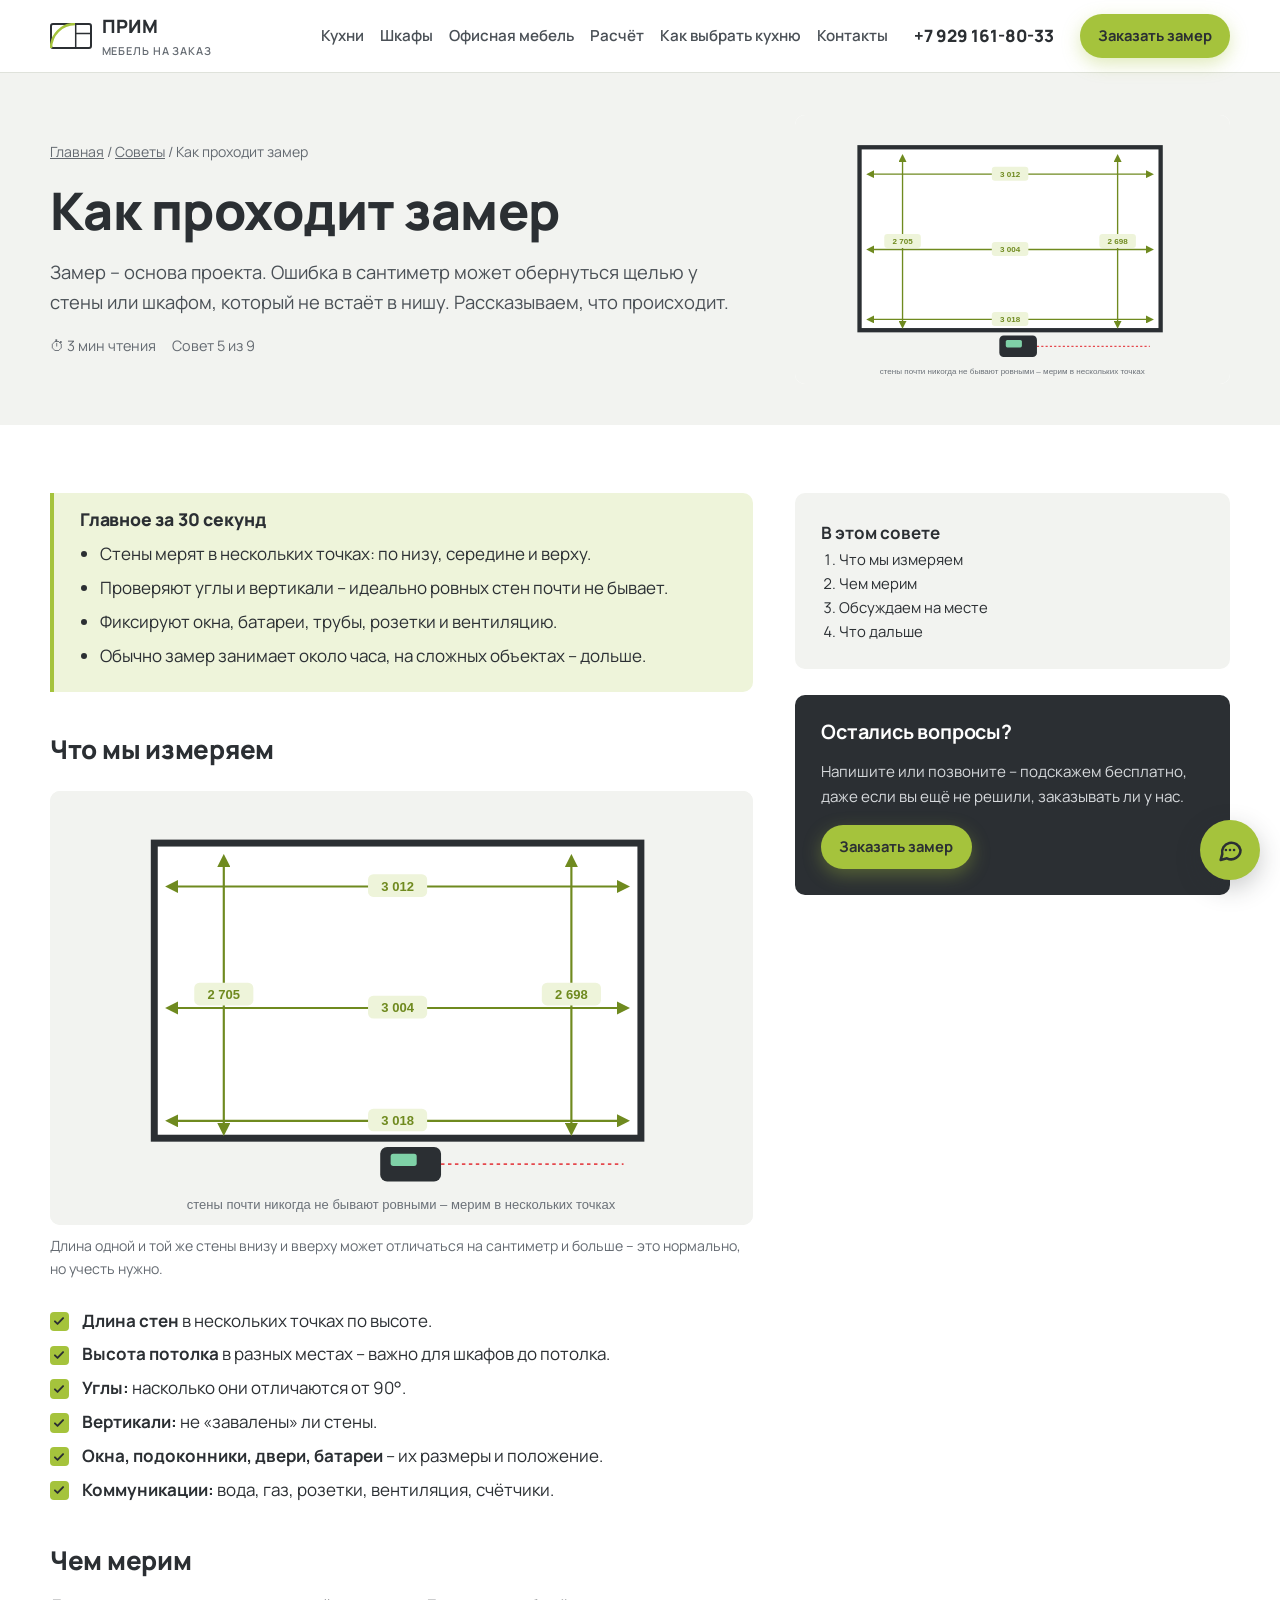
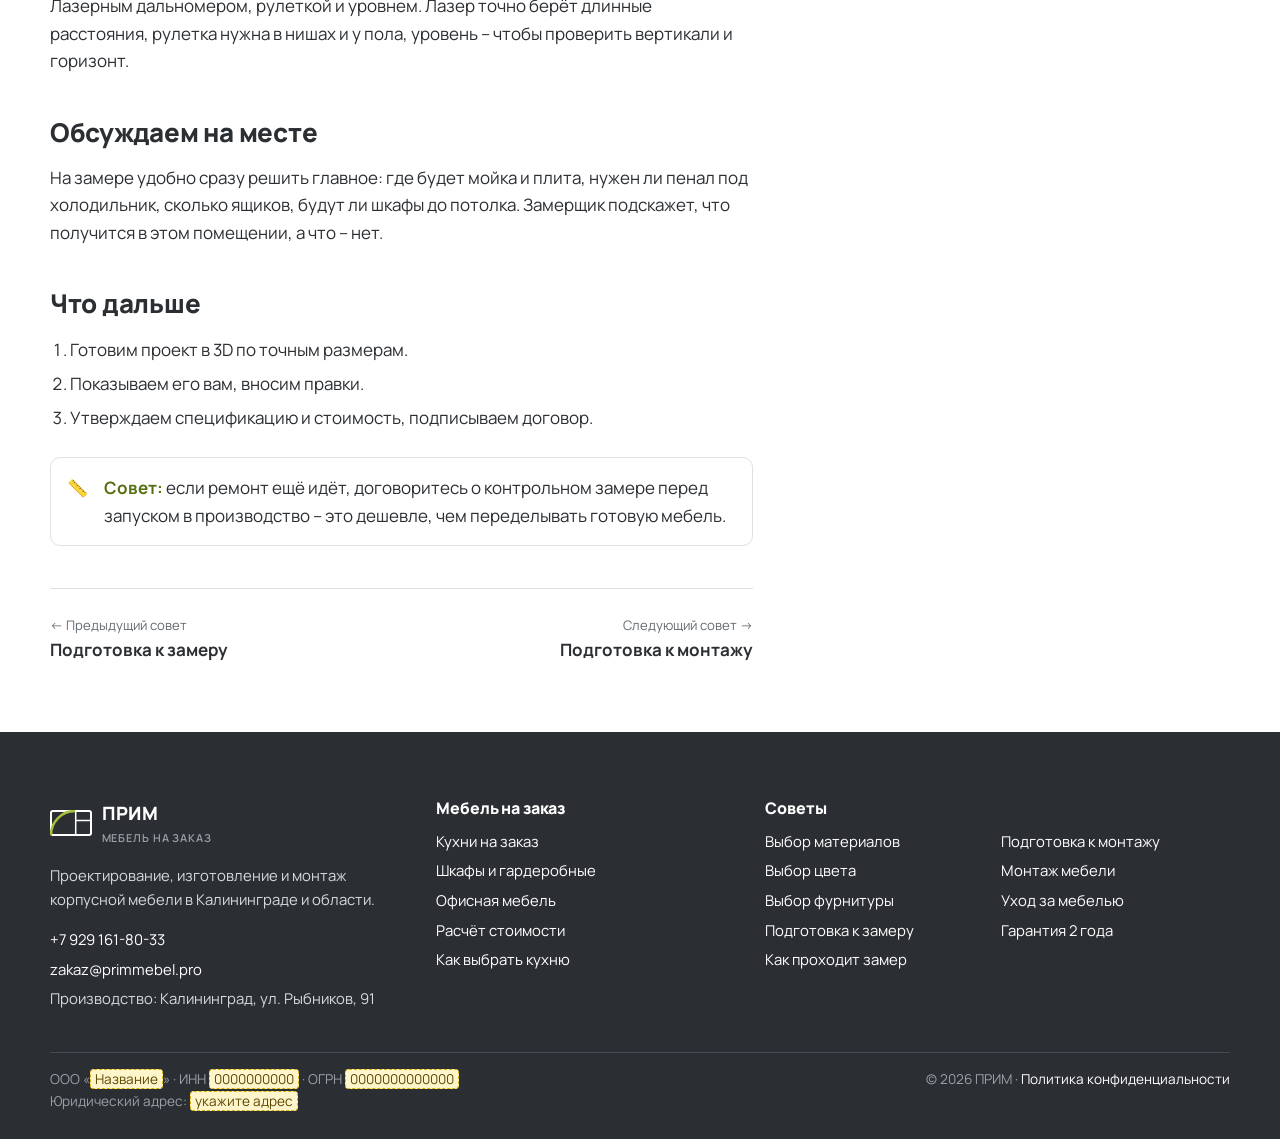
<file: sovety/zamer.html>
<!DOCTYPE html>
<html lang="ru">
<head>
<meta charset="utf-8">
<meta name="viewport" content="width=device-width, initial-scale=1">
<title>Как проходит замер – советы ПРИМ</title>
<meta name="description" content="Что делает замерщик: замеры стен в нескольких точках, проверка углов и вертикалей, учёт коммуникаций. Сколько длится и что вы получите.">
<link rel="canonical" href="https://primmebel.pro/sovety/zamer.html">
<meta property="og:type" content="website">
<meta property="og:locale" content="ru_RU">
<meta property="og:title" content="Как проходит замер – советы ПРИМ">
<meta property="og:description" content="Что делает замерщик: замеры стен в нескольких точках, проверка углов и вертикалей, учёт коммуникаций. Сколько длится и что вы получите.">
<meta property="og:url" content="https://primmebel.pro/sovety/zamer.html">
<meta name="theme-color" content="#A5C33C">
<!-- Подтверждение прав в Яндекс Вебмастере: <meta name="yandex-verification" content="КОД"> -->
<link rel="icon" href="../img/favicon.svg" type="image/svg+xml">
<link rel="preconnect" href="https://fonts.googleapis.com">
<link rel="preconnect" href="https://fonts.gstatic.com" crossorigin>
<link href="https://fonts.googleapis.com/css2?family=Manrope:wght@400;600;700;800&display=swap" rel="stylesheet">
<link rel="stylesheet" href="../css/style.css?v=b181d864">

</head>
<body>
<a class="skip" href="#main">Перейти к содержимому</a>
<header class="header">
  <div class="container">
    <a class="logo" href="../index.html"><svg viewBox="0 0 42 26" aria-hidden="true"><rect x="1" y="1" width="40" height="24" rx="2" fill="none" stroke="#2B2F33" stroke-width="2"/><path d="M25.7 1v24M25.7 10.5h15.3" stroke="#2B2F33" stroke-width="1.5"/><path d="M1 25A24 24 0 0 1 25 1" fill="none" stroke="#A5C33C" stroke-width="2.5"/></svg><span>ПРИМ<small>мебель на заказ</small></span></a>
    <nav class="nav" id="nav" aria-label="Основное меню"><a href="../kuhni.html">Кухни</a><a href="../shkafy.html">Шкафы</a><a href="../ofisnaya-mebel.html">Офисная мебель</a><a href="../index.html#raschet">Расчёт</a><a href="../kak-vybrat-kuhnyu.html">Как выбрать кухню</a><a href="../index.html#kontakty">Контакты</a></nav>
    <a class="header-phone" data-phone href="tel:+79291618033">+7 929 161-80-33</a>
    <a class="btn btn-primary btn-sm" href="../index.html#zayavka" data-goal="zamer_click">Заказать замер</a>
    <button class="burger" type="button" aria-label="Меню" aria-expanded="false" aria-controls="nav"><span></span><span></span><span></span></button>
  </div>
</header>

<main id="main">
<section class="article-hero">
  <div class="container grid-2">
    <div>
      <p class="crumbs"><a href="../index.html">Главная</a> / <a href="../kak-vybrat-kuhnyu.html#sovety">Советы</a> / Как проходит замер</p>
      <h1>Как проходит замер</h1>
      <p class="lead">Замер – основа проекта. Ошибка в сантиметр может обернуться щелью у стены или шкафом, который не встаёт в нишу. Рассказываем, что происходит.</p>
      <div class="meta"><span>⏱ 3 мин чтения</span><span>Совет 5 из 9</span></div>
    </div>
    <div class="pic"><img src="../img/s-zamer.svg" alt="Стена с размерными линиями и лазерная рулетка"></div>
  </div>
</section>
<section class="article">
  <div class="container article-layout">
    <article class="article-body">
      <div class="tldr"><h2>Главное за 30 секунд</h2><ul><li>Стены мерят в нескольких точках: по низу, середине и верху.</li><li>Проверяют углы и вертикали – идеально ровных стен почти не бывает.</li><li>Фиксируют окна, батареи, трубы, розетки и вентиляцию.</li><li>Обычно замер занимает около часа, на сложных объектах – дольше.</li></ul></div>
      
<h2 id="chto-merim">Что мы измеряем</h2>
<figure class="figure"><img src="../img/s-zamer.svg" alt="Схема замера стены в нескольких точках" loading="lazy"><figcaption>Длина одной и той же стены внизу и вверху может отличаться на сантиметр и больше – это нормально, но учесть нужно.</figcaption></figure>
<ul class="checklist">
  <li><b>Длина стен</b> в нескольких точках по высоте.</li>
  <li><b>Высота потолка</b> в разных местах – важно для шкафов до потолка.</li>
  <li><b>Углы:</b> насколько они отличаются от 90°.</li>
  <li><b>Вертикали:</b> не «завалены» ли стены.</li>
  <li><b>Окна, подоконники, двери, батареи</b> – их размеры и положение.</li>
  <li><b>Коммуникации:</b> вода, газ, розетки, вентиляция, счётчики.</li>
</ul>

<h2 id="instrument">Чем мерим</h2>
<p>Лазерным дальномером, рулеткой и уровнем. Лазер точно берёт длинные расстояния, рулетка нужна в нишах и у пола, уровень – чтобы проверить вертикали и горизонт.</p>

<h2 id="obsuzhdenie">Обсуждаем на месте</h2>
<p>На замере удобно сразу решить главное: где будет мойка и плита, нужен ли пенал под холодильник, сколько ящиков, будут ли шкафы до потолка. Замерщик подскажет, что получится в этом помещении, а что – нет.</p>

<h2 id="dalshe">Что дальше</h2>
<ol>
  <li>Готовим проект в 3D по точным размерам.</li>
  <li>Показываем его вам, вносим правки.</li>
  <li>Утверждаем спецификацию и стоимость, подписываем договор.</li>
</ol>
<div class="note"><span>📏</span><span><b>Совет:</b> если ремонт ещё идёт, договоритесь о контрольном замере перед запуском в производство – это дешевле, чем переделывать готовую мебель.</span></div>

      <nav class="pager" aria-label="Другие советы"><a href="podgotovka-k-zameru.html"><span>← Предыдущий совет</span><b>Подготовка к замеру</b></a><a href="podgotovka-k-montazhu.html" style="text-align:right"><span>Следующий совет →</span><b>Подготовка к монтажу</b></a></nav>
    </article>
    <aside class="article-side">
      <div class="toc"><b>В этом совете</b><ol><li><a href="#chto-merim">Что мы измеряем</a></li><li><a href="#instrument">Чем мерим</a></li><li><a href="#obsuzhdenie">Обсуждаем на месте</a></li><li><a href="#dalshe">Что дальше</a></li></ol></div>
      <div class="cta-box">
        <h3>Остались вопросы?</h3>
        <p>Напишите или позвоните – подскажем бесплатно, даже если вы ещё не решили, заказывать ли у нас.</p>
        <a class="btn btn-primary btn-sm" href="../index.html#zayavka" data-goal="zamer_click">Заказать замер</a>
      </div>
    </aside>
  </div>
</section>
</main>
<footer class="footer">
  <div class="container">
    <div class="footer-grid">
      <div>
        <a class="logo" href="../index.html"><svg viewBox="0 0 42 26" aria-hidden="true"><rect x="1" y="1" width="40" height="24" rx="2" fill="none" stroke="#FFFFFF" stroke-width="2"/><path d="M25.7 1v24M25.7 10.5h15.3" stroke="#FFFFFF" stroke-width="1.5"/><path d="M1 25A24 24 0 0 1 25 1" fill="none" stroke="#A5C33C" stroke-width="2.5"/></svg><span>ПРИМ<small>мебель на заказ</small></span></a>
        <p>Проектирование, изготовление и монтаж корпусной мебели в Калининграде и области.</p>
        <ul>
          <li><a data-phone href="tel:+79291618033">+7 929 161-80-33</a></li>
          <li><a data-email href="mailto:zakaz@primmebel.pro">zakaz@primmebel.pro</a></li>
          <li>Производство: <span data-text="address">Калининград, ул. Рыбников, 91</span></li>
        </ul>
      </div>
      <div><h2 class="footer-h">Мебель на заказ</h2><ul>
        <li><a href="../kuhni.html">Кухни на заказ</a></li>
        <li><a href="../shkafy.html">Шкафы и гардеробные</a></li>
        <li><a href="../ofisnaya-mebel.html">Офисная мебель</a></li>
        <li><a href="../index.html#raschet">Расчёт стоимости</a></li>
        <li><a href="../kak-vybrat-kuhnyu.html">Как выбрать кухню</a></li>
      </ul></div>
      <div><h2 class="footer-h">Советы</h2><ul class="footer-tips"><li><a href="../sovety/vybor-materialov.html">Выбор материалов</a></li><li><a href="../sovety/vybor-cveta.html">Выбор цвета</a></li><li><a href="../sovety/vybor-furnitury.html">Выбор фурнитуры</a></li><li><a href="../sovety/podgotovka-k-zameru.html">Подготовка к замеру</a></li><li><a href="../sovety/zamer.html">Как проходит замер</a></li><li><a href="../sovety/podgotovka-k-montazhu.html">Подготовка к монтажу</a></li><li><a href="../sovety/montazh.html">Монтаж мебели</a></li><li><a href="../sovety/uhod.html">Уход за мебелью</a></li><li><a href="../sovety/garantiya.html">Гарантия 2 года</a></li></ul></div>
    </div>
    <div class="legal">
      <!-- ДАННЫЕ ООО: заполните реквизиты (обязательно для рекламы в Яндекс Директе) -->
      <div class="requisites">ООО «<span class="todo">Название</span>» · ИНН <span class="todo">0000000000</span> · ОГРН <span class="todo">0000000000000</span>
Юридический адрес: <span class="todo">укажите адрес</span></div>
      <div>© <span data-year>2026</span> ПРИМ · <a href="../politika.html">Политика конфиденциальности</a></div>
    </div>
  </div>
</footer>
<script src="../js/config.js?v=bb22349b"></script>
<script src="../js/main.js?v=8854fcb7"></script>

</body>
</html>
</file>
<file: css/style.css>
/* ПРИМ мебель – общий стиль сайта
   Пропорции построены на золотом сечении (φ ≈ 1,618):
   шкала отступов и шрифтов, сетка первого экрана 1,618 : 1,
   прямоугольник в логотипе. Отсылка намеренно едва заметна. */

:root {
  --green: #A5C33C;          /* основной акцент */
  --green-dark: #587014;     /* акцент для текста на белом (контраст) */
  --green-soft: #EEF4DA;
  --graphite: #2B2F33;       /* основной текст и элементы */
  --graphite-2: #4A5056;
  --muted: #646A71;
  --white: #FFFFFF;          /* основной фон */
  --light: #F2F3F0;          /* светло-серый, вспомогательный */
  --line: #DFE2DB;

  --phi: 1.618;
  /* шкала отступов: каждая ступень ×φ */
  --s1: .382rem; --s2: .618rem; --s3: 1rem; --s4: 1.618rem;
  --s5: 2.618rem; --s6: 4.236rem; --s7: 6.854rem;

  --radius: 10px;
  --shadow: 0 1px 2px rgba(43,47,51,.06), 0 8px 24px rgba(43,47,51,.06);
  --max: 1180px;
  --font: "Manrope", system-ui, -apple-system, "Segoe UI", Roboto, Arial, sans-serif;
}

*, *::before, *::after { box-sizing: border-box; }
html { scroll-behavior: smooth; -webkit-text-size-adjust: 100%; }
body {
  margin: 0; font-family: var(--font); color: var(--graphite); background: var(--white);
  font-size: 17px; line-height: 1.618; -webkit-font-smoothing: antialiased;
}
img, svg { max-width: 100%; display: block; }
a { color: inherit; }
h1, h2, h3, h4 { line-height: 1.2; margin: 0 0 var(--s3); font-weight: 800; letter-spacing: -.01em; }
h1 { font-size: clamp(2rem, 4.2vw, 3.236rem); }
h2 { font-size: clamp(1.618rem, 3vw, 2.4rem); }
h3 { font-size: 1.236rem; font-weight: 700; }
p { margin: 0 0 var(--s3); }
.container { width: min(var(--max), 100% - 2 * var(--s4)); margin-inline: auto; }
.skip { position: absolute; left: -9999px; }
.skip:focus { left: var(--s3); top: var(--s3); z-index: 100; background: var(--graphite); color: #fff; padding: var(--s2) var(--s3); border-radius: 6px; }
:focus-visible { outline: 3px solid var(--green); outline-offset: 2px; }

/* ---------- кнопки ---------- */
.btn {
  display: inline-flex; align-items: center; justify-content: center; gap: .5em;
  font: inherit; font-weight: 700; font-size: 1rem; text-decoration: none; cursor: pointer;
  padding: .85em 1.6em; border-radius: 999px; border: 2px solid transparent;
  transition: transform .15s ease, background .15s ease, box-shadow .15s ease;
}
.btn:hover { transform: translateY(-1px); }
.btn-primary { background: var(--green); color: var(--graphite); box-shadow: 0 6px 18px rgba(165,195,60,.35); }
.btn-primary:hover { background: #B2CF4A; }
.btn-ghost { border-color: var(--graphite); color: var(--graphite); background: transparent; }
.btn-ghost:hover { background: var(--graphite); color: #fff; }
.btn-dark { background: var(--graphite); color: #fff; }
.btn-sm { padding: .55em 1.1em; font-size: .92rem; }

/* ---------- шапка ---------- */
.header { position: sticky; top: 0; z-index: 50; background: rgba(255,255,255,.94); backdrop-filter: blur(8px); border-bottom: 1px solid var(--line); }
.header .container { display: flex; align-items: center; gap: var(--s4); height: 72px; }
.logo { display: flex; align-items: center; gap: .6rem; text-decoration: none; font-weight: 800; font-size: 1.15rem; letter-spacing: .02em; flex-shrink: 0; }
.logo svg { width: 42px; height: 26px; } /* 42 : 26 ≈ φ */
.logo small { display: block; font-weight: 600; font-size: .68rem; letter-spacing: .08em; color: var(--muted); text-transform: uppercase; }
.nav { display: flex; gap: var(--s3); margin-left: auto; }
.nav a { white-space: nowrap; }
.nav a { text-decoration: none; font-weight: 600; font-size: .95rem; color: var(--graphite-2); }
.nav a:hover, .nav a[aria-current="page"] { color: var(--graphite); box-shadow: inset 0 -2px 0 var(--green); }
.header-phone { font-weight: 800; text-decoration: none; white-space: nowrap; }
.burger { display: none; margin-left: auto; background: none; border: 0; width: 44px; height: 44px; cursor: pointer; }
.burger span { display: block; height: 2px; background: var(--graphite); margin: 6px 8px; border-radius: 2px; }

@media (max-width: 1240px) {
  .nav { display: none; position: absolute; top: 72px; left: 0; right: 0; background: #fff; flex-direction: column; gap: 0; padding: var(--s2) var(--s4) var(--s4); border-bottom: 1px solid var(--line); box-shadow: var(--shadow); }
  .nav.open { display: flex; }
  .nav a { padding: .8rem 0; border-bottom: 1px solid var(--line); }
  .burger { display: block; }
  .header .btn { display: none; }
}
@media (max-width: 560px) { .header-phone { display: none; } }

/* ---------- секции ---------- */
.section { padding: var(--s7) 0; }
.section.alt { background: var(--light); }
.eyebrow { display: inline-block; font-size: .8rem; font-weight: 800; letter-spacing: .12em; text-transform: uppercase; color: var(--green-dark); margin-bottom: var(--s2); }
.lead { font-size: 1.15rem; color: var(--graphite-2); max-width: 46em; }
.section-head { max-width: 760px; margin-bottom: var(--s5); }
@media (max-width: 700px) { .section { padding: var(--s6) 0; } }

/* ---------- первый экран ---------- */
.hero { padding: var(--s6) 0 var(--s7); background: linear-gradient(180deg, #fff 0%, var(--light) 100%); overflow: hidden; }
.hero-grid { display: grid; grid-template-columns: 1.618fr 1fr; gap: var(--s5); align-items: center; }
.hero h1 span { color: var(--green-dark); }
.hero .tagline { font-weight: 700; letter-spacing: .06em; color: var(--muted); text-transform: uppercase; font-size: .9rem; margin-bottom: var(--s3); }
.hero .tagline b { color: var(--green-dark); }
.hero-actions { display: flex; flex-wrap: wrap; gap: var(--s3); margin: var(--s4) 0 var(--s5); }
.hero-art { position: relative; aspect-ratio: 1 / 1.618; max-height: 520px; justify-self: center; width: 100%; }
.hero-art img { width: 100%; height: 100%; object-fit: contain; }
.facts { display: grid; grid-template-columns: repeat(4, 1fr); gap: var(--s3); }
.fact { background: #fff; border: 1px solid var(--line); border-radius: var(--radius); padding: var(--s3); }
.fact b { display: block; font-size: 1.3rem; line-height: 1.2; margin-bottom: .2rem; white-space: nowrap; }
.fact span { display: block; font-size: .85rem; line-height: 1.4; color: var(--muted); }
@media (max-width: 900px) {
  .hero-grid { grid-template-columns: 1fr; }
  .hero-art { max-height: 300px; aspect-ratio: 1.618 / 1; order: -1; }
  .facts { grid-template-columns: repeat(2, 1fr); }
}

/* ---------- карточки ---------- */
.grid-3 { display: grid; grid-template-columns: repeat(3, 1fr); gap: var(--s4); }
.grid-2 { display: grid; grid-template-columns: 1.618fr 1fr; gap: var(--s5); align-items: start; }
@media (max-width: 900px) { .grid-3, .grid-2 { grid-template-columns: 1fr; } }
.card { background: #fff; border: 1px solid var(--line); border-radius: var(--radius); padding: var(--s4); box-shadow: var(--shadow); }
.card .icon { width: 52px; height: 52px; border-radius: 14px; background: var(--green-soft); display: grid; place-items: center; margin-bottom: var(--s3); }
.card .icon svg { width: 28px; height: 28px; }
.card p:last-child { margin-bottom: 0; }

.product { display: flex; flex-direction: column; overflow: hidden; padding: 0; }
.product .pic { aspect-ratio: 1.618 / 1; background: var(--light); }
.product .pic img { width: 100%; height: 100%; object-fit: cover; }
.product .body { padding: var(--s4); display: flex; flex-direction: column; flex: 1; }
.product ul { padding-left: 1.1em; margin: 0 0 var(--s4); color: var(--graphite-2); }
.product .btn { margin-top: auto; align-self: flex-start; }

/* ---------- «Наши возможности» – галерея ---------- */
.filters { display: flex; flex-wrap: wrap; gap: var(--s2); margin-bottom: var(--s4); }
.chip { font: inherit; font-weight: 600; font-size: .92rem; border: 1px solid var(--line); background: #fff; color: var(--graphite); padding: .45em 1em; border-radius: 999px; cursor: pointer; }
.chip[aria-pressed="true"] { background: var(--graphite); color: #fff; border-color: var(--graphite); }
.gallery { display: grid; grid-template-columns: repeat(3, 1fr); gap: var(--s3); }
.gallery figure { margin: 0; background: #fff; border-radius: var(--radius); overflow: hidden; border: 1px solid var(--line); }
.gallery figure.wide { grid-column: span 2; }
.gallery .ph { aspect-ratio: 1.618 / 1; background: var(--light); }
.gallery figure.wide .ph { aspect-ratio: 3.236 / 1; }
.gallery .ph img { width: 100%; height: 100%; object-fit: cover; }
.gallery figcaption { font-size: .92rem; }
.gallery .cap { padding: var(--s2) var(--s3); display: flex; justify-content: space-between; gap: var(--s2); }
.gallery .cap span { color: var(--muted); white-space: nowrap; }
.gallery figure[hidden] { display: none; }
@media (max-width: 900px) { .gallery { grid-template-columns: 1fr 1fr; } .gallery figure.wide { grid-column: span 2; } }
@media (max-width: 560px) { .gallery { grid-template-columns: 1fr; } .gallery figure.wide { grid-column: auto; } .gallery figure.wide .ph { aspect-ratio: 1.618 / 1; } }

/* ---------- 3D ---------- */
.models { display: grid; grid-template-columns: repeat(2, 1fr); gap: var(--s4); }
.model { background: #fff; border: 1px solid var(--line); border-radius: var(--radius); overflow: hidden; }
.model .frame { aspect-ratio: 1.618 / 1; background: var(--light); position: relative; }
.model iframe { position: absolute; inset: 0; width: 100%; height: 100%; border: 0; }
.model .cap { padding: var(--s2) var(--s3); font-weight: 600; display: flex; justify-content: space-between; align-items: center; gap: var(--s2); }
.model .cap a { font-weight: 600; font-size: .9rem; color: var(--green-dark); }
.stub { position: absolute; inset: 0; display: grid; place-items: center; text-align: center; padding: var(--s4); color: var(--graphite-2); }
.stub svg { width: 64px; margin: 0 auto var(--s2); }
@media (max-width: 760px) { .models { grid-template-columns: 1fr; } }

/* ---------- этапы ---------- */
.steps { counter-reset: step; display: grid; grid-template-columns: repeat(3, 1fr); gap: var(--s4); list-style: none; padding: 0; margin: 0; }
.steps li { position: relative; background: #fff; border-radius: var(--radius); padding: var(--s4); border: 1px solid var(--line); }
.steps li::before { counter-increment: step; content: counter(step, decimal-leading-zero); display: block; font-weight: 800; font-size: 1.618rem; color: var(--green); margin-bottom: var(--s2); }
.steps li p { margin: 0; color: var(--graphite-2); font-size: .97rem; }
.steps li a { color: var(--green-dark); font-weight: 600; font-size: .92rem; }
@media (max-width: 900px) { .steps { grid-template-columns: 1fr 1fr; } }
@media (max-width: 560px) { .steps { grid-template-columns: 1fr; } }

/* ---------- советы: карточки ---------- */
.tips { display: grid; grid-template-columns: repeat(3, 1fr); gap: var(--s3); }
.tip { display: flex; gap: var(--s3); align-items: center; text-decoration: none; background: #fff; border: 1px solid var(--line); border-radius: var(--radius); padding: var(--s3); transition: border-color .15s, transform .15s; }
.tip:hover { border-color: var(--green); transform: translateY(-2px); }
.tip img { width: 84px; height: 52px; flex-shrink: 0; border-radius: 6px; background: var(--light); object-fit: cover; } /* 84:52 ≈ φ */
.tip b { display: block; line-height: 1.3; }
.tip span { font-size: .85rem; color: var(--muted); }
@media (max-width: 900px) { .tips { grid-template-columns: 1fr 1fr; } }
@media (max-width: 560px) { .tips { grid-template-columns: 1fr; } }

/* ---------- контакты и форма ---------- */
.contact-list { list-style: none; padding: 0; margin: 0 0 var(--s4); }
.contact-list li { display: flex; gap: var(--s3); padding: var(--s2) 0; border-bottom: 1px solid var(--line); }
.contact-list li > span:first-child { min-width: 7.5em; color: var(--muted); }
.contact-list a { font-weight: 700; text-decoration: none; }
.contact-list a:hover { color: var(--green-dark); }
.messengers { display: flex; flex-wrap: wrap; gap: var(--s2); }
.mbtn { display: inline-flex; align-items: center; gap: .5em; padding: .55em 1em; border-radius: 999px; text-decoration: none; font-weight: 700; font-size: .95rem; color: #fff; }
.mbtn svg { width: 20px; height: 20px; }
.mbtn.tg { background: #1A74A3; } .mbtn.wa { background: #15803D; } .mbtn.max { background: linear-gradient(135deg, #3E5BFF, #9B3CFF); } .mbtn.ph { background: var(--graphite); }

.form { display: grid; gap: var(--s3); }
.form label { display: grid; gap: .3rem; font-weight: 600; font-size: .92rem; }
.form input, .form select, .form textarea { font: inherit; padding: .75em .9em; border: 1px solid var(--line); border-radius: 8px; background: #fff; color: var(--graphite); }
.form textarea { min-height: 96px; resize: vertical; }
.form input:focus, .form select:focus, .form textarea:focus { border-color: var(--green); outline: none; box-shadow: 0 0 0 3px rgba(165,195,60,.25); }
.form .agree { font-weight: 400; font-size: .85rem; color: var(--muted); display: flex; gap: .5rem; align-items: flex-start; }
.form .agree input { margin-top: .3em; }
.form-result { display: none; background: var(--green-soft); border-radius: 8px; padding: var(--s3); }
.form-result.show { display: block; }
.form-result .messengers { margin-top: var(--s2); }
.error { color: #B3261E; font-size: .85rem; font-weight: 600; }

.map { border-radius: var(--radius); overflow: hidden; border: 1px solid var(--line); background: var(--light); aspect-ratio: 1.618 / 1; position: relative; margin-top: var(--s4); }
.map iframe { position: absolute; inset: 0; width: 100%; height: 100%; border: 0; }
.map .map-fallback { position: absolute; inset: 0; }
.map .map-fallback img { width: 100%; height: 100%; object-fit: cover; }
.map .map-fallback .btn { position: absolute; left: 50%; bottom: var(--s4); transform: translateX(-50%); white-space: nowrap; }

/* ---------- подвал ---------- */
.footer { background: var(--graphite); color: #D6D9DC; padding: var(--s6) 0 var(--s4); font-size: .93rem; }
.footer a { color: #fff; text-decoration: none; }
.footer a:hover { color: var(--green); }
.footer-grid { display: grid; grid-template-columns: 1.618fr 1fr 1fr; gap: var(--s5); }
.footer h4 { color: #fff; font-size: 1rem; margin-bottom: var(--s2); }
.footer ul { list-style: none; padding: 0; margin: 0; display: grid; gap: .35rem; }
.footer .legal { margin-top: var(--s5); padding-top: var(--s3); border-top: 1px solid #454B51; display: flex; flex-wrap: wrap; justify-content: space-between; gap: var(--s3); color: #9AA0A6; font-size: .85rem; }
.footer .logo { color: #fff; margin-bottom: var(--s3); }
.footer .logo small { color: #9AA0A6; }
.requisites { white-space: pre-line; }
@media (max-width: 760px) { .footer-grid { grid-template-columns: 1fr; gap: var(--s4); } }

/* ---------- плавающий виджет мессенджеров ---------- */
.fab { position: fixed; right: 20px; bottom: 20px; z-index: 60; display: flex; flex-direction: column; align-items: flex-end; gap: 10px; }
.fab-toggle { width: 60px; height: 60px; border-radius: 50%; border: 0; cursor: pointer; background: var(--green); color: var(--graphite); box-shadow: 0 8px 24px rgba(43,47,51,.25); display: grid; place-items: center; transition: transform .2s; }
.fab-toggle svg { width: 28px; height: 28px; }
.fab-toggle:hover { transform: scale(1.05); }
.fab.open .fab-toggle { transform: rotate(45deg); }
.fab-list { display: none; flex-direction: column; gap: 8px; align-items: flex-end; }
.fab.open .fab-list { display: flex; }
.fab-list a { display: flex; align-items: center; gap: 10px; text-decoration: none; background: #fff; color: var(--graphite); font-weight: 700; padding: 8px 14px 8px 8px; border-radius: 999px; box-shadow: var(--shadow); border: 1px solid var(--line); }
.fab-list a i { width: 36px; height: 36px; border-radius: 50%; display: grid; place-items: center; color: #fff; }
.fab-list a i svg { width: 20px; height: 20px; }
.fab-pulse { position: absolute; inset: 0; border-radius: 50%; animation: pulse 2.4s infinite; pointer-events: none; }
@keyframes pulse { 0% { box-shadow: 0 0 0 0 rgba(165,195,60,.55); } 70% { box-shadow: 0 0 0 16px rgba(165,195,60,0); } 100% { box-shadow: 0 0 0 0 rgba(165,195,60,0); } }
@media (prefers-reduced-motion: reduce) { .fab-pulse { animation: none; } html { scroll-behavior: auto; } }

/* ---------- страницы советов ---------- */
.crumbs { font-size: .88rem; color: var(--muted); margin-bottom: var(--s3); }
.crumbs a { color: var(--muted); }
.article-hero { padding: var(--s5) 0 var(--s5); background: var(--light); }
.article-hero .grid-2 { align-items: center; }
.article-hero .pic { aspect-ratio: 1.618 / 1; border-radius: var(--radius); overflow: hidden; background: #fff; }
.article-hero .pic img { width: 100%; height: 100%; object-fit: cover; }
.meta { display: flex; gap: var(--s3); color: var(--muted); font-size: .9rem; flex-wrap: wrap; }
.article { padding: var(--s6) 0; }
.article-body { max-width: 760px; }
.article-body h2 { font-size: 1.618rem; margin-top: var(--s5); }
.article-body h2:first-child { margin-top: 0; }
.article-body ul, .article-body ol { padding-left: 1.2em; }
.article-body li { margin-bottom: .4rem; }
.tldr { background: var(--green-soft); border-left: 4px solid var(--green); border-radius: 0 var(--radius) var(--radius) 0; padding: var(--s3) var(--s4); margin-bottom: var(--s5); }
.tldr h2 { font-size: 1.1rem !important; margin: 0 0 var(--s2) !important; }
.tldr ul { margin: 0; }
.figure { margin: var(--s4) 0; }
.figure img { width: 100%; border-radius: var(--radius); background: var(--light); }
.figure figcaption { font-size: .88rem; color: var(--muted); margin-top: var(--s2); }
.compare { width: 100%; border-collapse: collapse; margin: var(--s3) 0 var(--s4); font-size: .95rem; }
.compare th, .compare td { text-align: left; padding: .65rem .75rem; border-bottom: 1px solid var(--line); vertical-align: top; }
.compare th { background: var(--light); font-weight: 700; }
.table-wrap { overflow-x: auto; }
.note { display: flex; gap: var(--s3); background: #fff; border: 1px solid var(--line); border-radius: var(--radius); padding: var(--s3); margin: var(--s4) 0; }
.note b { color: var(--green-dark); }
.note.warn { border-color: #F0C36D; background: #FFF9EC; }
.note.warn b { color: #8A5A00; }
.checklist { list-style: none; padding: 0 !important; }
.checklist li { padding-left: 2rem; position: relative; }
.checklist li::before { content: ""; position: absolute; left: 0; top: .3em; width: 1.2rem; height: 1.2rem; border-radius: 4px; background: var(--green) url("data:image/svg+xml,%3Csvg xmlns='http://www.w3.org/2000/svg' viewBox='0 0 24 24' fill='none' stroke='%232B2F33' stroke-width='3.2' stroke-linecap='round' stroke-linejoin='round'%3E%3Cpath d='M5 12.5l4.5 4.5L19 7'/%3E%3C/svg%3E") center / 75% no-repeat; }
.cards-mini { display: grid; grid-template-columns: repeat(2, 1fr); gap: var(--s3); margin: var(--s3) 0 var(--s4); }
.cards-mini > div { border: 1px solid var(--line); border-radius: var(--radius); padding: var(--s3); background: #fff; }
.cards-mini h3 { font-size: 1.05rem; margin-bottom: .3rem; }
.cards-mini p { font-size: .95rem; color: var(--graphite-2); margin: 0; }
.cards-mini .tag { display: inline-block; font-size: .75rem; font-weight: 700; padding: .1em .6em; border-radius: 999px; background: var(--green-soft); color: var(--green-dark); margin-bottom: .4rem; }
@media (max-width: 600px) { .cards-mini { grid-template-columns: 1fr; } }
.swatches { display: grid; grid-template-columns: repeat(auto-fill, minmax(120px, 1fr)); gap: var(--s2); margin: var(--s3) 0 var(--s4); }
.swatch { border-radius: 8px; overflow: hidden; border: 1px solid var(--line); font-size: .82rem; }
.swatch i { display: block; aspect-ratio: 1.618 / 1; }
.swatch span { display: block; padding: .35rem .5rem; }
.article-side { position: sticky; top: 96px; }
.toc { background: var(--light); border-radius: var(--radius); padding: var(--s4); }
.toc ol { margin: 0; padding-left: 1.2em; font-size: .93rem; }
.toc a { text-decoration: none; }
.toc a:hover { color: var(--green-dark); }
.cta-box { background: var(--graphite); color: #fff; border-radius: var(--radius); padding: var(--s4); margin-top: var(--s4); }
.cta-box p { color: #D6D9DC; font-size: .95rem; }
.pager { display: flex; justify-content: space-between; gap: var(--s3); margin-top: var(--s5); padding-top: var(--s4); border-top: 1px solid var(--line); }
.pager a { text-decoration: none; max-width: 48%; }
.pager a span { display: block; font-size: .82rem; color: var(--muted); }
.pager a b:hover { color: var(--green-dark); }
.article-layout { display: grid; grid-template-columns: 1.618fr 1fr; gap: var(--s5); align-items: start; }
.article-layout .article-body { max-width: none; }
@media (max-width: 960px) { .article-layout { grid-template-columns: 1fr; } .article-side { position: static; } }

/* утилиты */
.center { text-align: center; }
.mt { margin-top: var(--s4); }
.muted { color: var(--muted); }
.todo { background: #FFF5CC; color: #5C4A00; border: 1px dashed #D9B300; border-radius: 4px; padding: 0 .3em; }
.article-layout > *, .grid-2 > *, .hero-grid > * { min-width: 0; }

/* ---------- квиз ---------- */
.quiz-wrap { display: grid; grid-template-columns: 1fr 1.618fr; gap: var(--s5); align-items: start; }
@media (max-width: 900px) { .quiz-wrap { grid-template-columns: 1fr; } }
.quiz-perks { list-style: none; padding: 0; margin: var(--s4) 0 0; display: grid; gap: var(--s3); }
.quiz-perks li { display: flex; gap: var(--s3); align-items: flex-start; }
.quiz-perks li b { display: block; }
.quiz-perks li span { color: var(--muted); font-size: .93rem; }
.quiz-perks .ico { flex-shrink: 0; width: 40px; height: 40px; border-radius: 12px; background: var(--green-soft); display: grid; place-items: center; font-size: 1.2rem; }
.quiz { background: #fff; border: 1px solid var(--line); border-radius: 16px; padding: var(--s4); box-shadow: var(--shadow); min-height: 420px; display: flex; flex-direction: column; }
.quiz-top { display: flex; justify-content: space-between; font-size: .85rem; color: var(--muted); font-weight: 600; margin-bottom: .4rem; }
.quiz-bar { height: 6px; background: var(--light); border-radius: 3px; overflow: hidden; margin-bottom: var(--s4); }
.quiz-bar i { display: block; height: 100%; background: var(--green); border-radius: 3px; transition: width .3s ease; }
.quiz-q { font-size: 1.4rem; margin-bottom: var(--s2); outline: none; }
.quiz-hint { color: var(--muted); font-size: .92rem; }
.quiz-hint a { color: var(--green-dark); font-weight: 600; }
.quiz-opts { display: grid; grid-template-columns: repeat(2, 1fr); gap: var(--s2); margin: var(--s3) 0; }
.quiz-opts.icons { grid-template-columns: repeat(4, 1fr); }
@media (max-width: 560px) { .quiz-opts, .quiz-opts.icons { grid-template-columns: 1fr 1fr; } }
.quiz-opt { font: inherit; font-weight: 600; text-align: left; cursor: pointer; padding: .9rem 1rem; border-radius: 10px; border: 2px solid var(--line); background: #fff; color: var(--graphite); display: flex; flex-direction: column; gap: .5rem; transition: border-color .15s, background .15s; }
.quiz-opts.icons .quiz-opt { align-items: center; text-align: center; }
.quiz-opt svg { width: 56px; height: 36px; color: var(--graphite); }
.quiz-opt:hover { border-color: var(--green); }
.quiz-opt[aria-pressed="true"] { border-color: var(--green); background: var(--green-soft); }
.quiz-range { margin: var(--s4) 0; display: flex; align-items: center; gap: var(--s3); }
.quiz-range input[type=range] { flex: 1; accent-color: var(--green-dark); height: 28px; }
.quiz-range label { display: flex; align-items: center; gap: .4rem; font-weight: 700; }
.quiz-range input[type=number] { width: 5.5em; font: inherit; font-weight: 700; padding: .5em .6em; border: 1px solid var(--line); border-radius: 8px; }
.quiz-nav { display: flex; justify-content: space-between; gap: var(--s2); margin-top: auto; padding-top: var(--s3); }
.quiz-nav .btn[disabled] { opacity: .45; cursor: not-allowed; transform: none; }
.quiz-price-label { margin: 0; color: var(--muted); font-weight: 600; }
.quiz-price { font-size: clamp(1.6rem, 3.4vw, 2.2rem); font-weight: 800; margin: .2rem 0 var(--s2); line-height: 1.2; }
.quiz-price.small { font-size: 1.5rem; }
.quiz-two { display: grid; grid-template-columns: 1fr 1fr; gap: var(--s3); }
@media (max-width: 560px) { .quiz-two { grid-template-columns: 1fr; } }
.quiz-form details { border: 1px dashed var(--line); border-radius: 8px; padding: .6rem .8rem; }
.quiz-form summary { cursor: pointer; font-weight: 600; color: var(--green-dark); }
.quiz-form details label { margin-top: .6rem; }
.quiz-text { white-space: pre-wrap; font: inherit; font-size: .9rem; background: var(--light); padding: .6rem .8rem; border-radius: 8px; margin: 0 0 .6rem; }

/* цена под примером */
.est { display: block; width: 100%; text-align: left; font: inherit; font-size: .88rem; font-weight: 700; background: var(--green-soft); color: var(--graphite); border: 0; border-top: 1px solid var(--line); padding: .5rem var(--s3); cursor: pointer; }
.est u { text-decoration: none; color: var(--green-dark); margin-left: .3rem; }
.est:hover u { text-decoration: underline; }

/* полоса «по видеосвязи» */
.video-band { background: var(--graphite); color: #fff; border-radius: 16px; padding: var(--s5); display: grid; grid-template-columns: auto 1fr auto; gap: var(--s4); align-items: center; }
.video-band h3 { font-size: 1.5rem; margin-bottom: .3rem; }
.video-band p { color: #C9CDD1; margin: 0; }
.video-band .cam { width: 72px; height: 72px; border-radius: 20px; background: var(--green); display: grid; place-items: center; }
.video-band .cam svg { width: 38px; height: 38px; }
.video-band .messengers { justify-content: flex-end; }
@media (max-width: 900px) { .video-band { grid-template-columns: 1fr; } .video-band .messengers { justify-content: flex-start; } }
.product .actions { margin-top: auto; display: flex; flex-wrap: wrap; gap: var(--s2); }
.card a:not(.btn) { color: var(--green-dark); font-weight: 600; }
[hidden] { display: none !important; }
.quiz-opt span { overflow-wrap: normal; }

/* ---------- конструктор ---------- */
.hero-play { margin: calc(-1 * var(--s3)) 0 var(--s4); font-weight: 700; }
.hero-play a { color: var(--green-dark); text-decoration: none; }
.hero-play a:hover { text-decoration: underline; }
.cfg { display: grid; grid-template-columns: 1.618fr 1fr; gap: var(--s5); align-items: start; }
.cfg > * { min-width: 0; }
@media (max-width: 960px) { .cfg { grid-template-columns: 1fr; } }
.cfg-art { border-radius: 16px; overflow: hidden; box-shadow: var(--shadow); border: 1px solid var(--line); background: #ECEEE9; }
.cfg-svg { width: 100%; height: auto; display: block; }
.cfg-svg rect, .cfg-svg circle { transition: fill .35s ease, opacity .35s ease; }
.cfg-art[data-h="bar"] .h-knob, .cfg-art[data-h="bar"] .h-profile,
.cfg-art[data-h="knob"] .h-bar, .cfg-art[data-h="knob"] .h-profile,
.cfg-art[data-h="profile"] .h-bar, .cfg-art[data-h="profile"] .h-knob { display: none; }
.cfg-bottom { display: flex; gap: var(--s3); align-items: center; justify-content: space-between; margin-top: var(--s3); flex-wrap: wrap; }
.cfg-note { margin: 0; color: var(--muted); font-size: .9rem; flex: 1 1 280px; }
.cfg-sum { color: var(--graphite); font-weight: 600; }
@media (max-width: 960px) {
  /* на телефоне картинка прилипает под шапкой, пока листаешь образцы; кнопка – после образцов */
  .cfg { display: flex; flex-direction: column; align-items: stretch; gap: var(--s3); }
  .cfg > div:first-child { display: contents; }
  .cfg-art { position: sticky; top: 76px; z-index: 4; order: 1; }
  .cfg-ctrl { order: 2; padding-top: var(--s2); }
  .cfg-bottom { order: 3; margin-top: 0; }
  .cfg-note { display: none; }
  .cfg-bottom .btn { width: 100%; }
}
.cfg-presets { display: flex; flex-wrap: wrap; gap: var(--s2); margin-bottom: var(--s4); }
.cfg-group { margin-bottom: var(--s3); }
.cfg-label { font-size: .9rem; color: var(--muted); margin-bottom: .4rem; }
.cfg-label b { color: var(--graphite); }
.cfg-sws { display: flex; flex-wrap: wrap; gap: 8px; }
.sw { width: 40px; height: 40px; border-radius: 10px; border: 1px solid rgba(0,0,0,.15); cursor: pointer; position: relative; padding: 0; transition: transform .12s; }
.sw:hover { transform: translateY(-2px); }
.sw[aria-pressed="true"] { outline: 3px solid var(--green); outline-offset: 2px; }
.sw.wood { background-image: repeating-linear-gradient(170deg, rgba(0,0,0,.08) 0 2px, transparent 2px 7px) !important; }
.sw.h-bar::after { content: ""; position: absolute; left: 25%; right: 25%; top: 50%; height: 4px; margin-top: -2px; border-radius: 2px; background: #fff; opacity: .55; }
.sw.h-knob::after { content: ""; position: absolute; left: 50%; top: 50%; width: 8px; height: 8px; margin: -4px; border-radius: 50%; background: #fff; opacity: .55; }
.sw.h-profile::after { content: ""; position: absolute; left: 0; right: 0; top: 8px; height: 5px; background: #fff; opacity: .35; }

/* ---------- анатомия ---------- */
.anat { display: grid; grid-template-columns: 1.618fr 1fr; gap: var(--s5); align-items: start; }
.anat > * { min-width: 0; }
@media (max-width: 900px) { .anat { grid-template-columns: 1fr; } }
.an-pic { position: relative; border-radius: 16px; overflow: hidden; box-shadow: var(--shadow); }
.an-pic img { width: 100%; display: block; }
.an-dot { position: absolute; transform: translate(-50%, -50%); width: 30px; height: 30px; border-radius: 50%; border: 3px solid #fff; background: var(--graphite); color: #fff; font: inherit; font-weight: 800; font-size: .85rem; cursor: pointer; box-shadow: 0 2px 8px rgba(0,0,0,.25); display: grid; place-items: center; padding: 0; transition: background .15s, transform .15s; }
.an-dot:hover, .an-dot[aria-pressed="true"] { background: var(--green); color: var(--graphite); transform: translate(-50%, -50%) scale(1.15); }
.an-dot[aria-pressed="true"]::after { content: ""; position: absolute; inset: -8px; border-radius: 50%; border: 2px solid var(--green); animation: pulse 2s infinite; }
@media (max-width: 560px) { .an-dot { width: 24px; height: 24px; font-size: .72rem; border-width: 2px; } }
.an-list { list-style: none; padding: 0; margin: 0; display: grid; gap: 6px; }
.an-list li { padding: .6rem .8rem; border-radius: 10px; border: 1px solid transparent; cursor: pointer; transition: background .15s, border-color .15s; }
.an-list li b { display: flex; gap: .6rem; align-items: center; }
.an-list li i { font-style: normal; flex-shrink: 0; width: 24px; height: 24px; border-radius: 50%; background: var(--graphite); color: #fff; display: grid; place-items: center; font-size: .75rem; }
.an-list li p { margin: .3rem 0 0 2.1rem; font-size: .93rem; color: var(--graphite-2); display: none; }
.an-list li.on { background: #fff; border-color: var(--green); }
.an-list li.on i { background: var(--green); color: var(--graphite); }
.an-list li.on p { display: block; }
.an-list a { color: var(--green-dark); font-weight: 600; }

/* ---------- без страха ---------- */
.fears { display: grid; grid-template-columns: repeat(3, 1fr); gap: var(--s4); }
@media (max-width: 900px) { .fears { grid-template-columns: 1fr 1fr; } }
@media (max-width: 560px) { .fears { grid-template-columns: 1fr; } }
.fear { background: #fff; border: 1px solid var(--line); border-radius: var(--radius); padding: var(--s4); }
.fear-q { font-weight: 800; font-size: 1.1rem; margin-bottom: var(--s2); position: relative; padding-left: 2rem; }
.fear-q::before { content: "😟"; position: absolute; left: 0; top: 0; }
.fear-a { margin: 0; color: var(--graphite-2); position: relative; padding-left: 2rem; }
.fear-a::before { content: ""; position: absolute; left: 0; top: .25em; width: 1.2rem; height: 1.2rem; border-radius: 4px; background: var(--green) url("data:image/svg+xml,%3Csvg xmlns='http://www.w3.org/2000/svg' viewBox='0 0 24 24' fill='none' stroke='%232B2F33' stroke-width='3.2' stroke-linecap='round' stroke-linejoin='round'%3E%3Cpath d='M5 12.5l4.5 4.5L19 7'/%3E%3C/svg%3E") center / 75% no-repeat; }
.quiz-colors { background: var(--green-soft); border-radius: 8px; padding: .5rem .8rem; font-size: .9rem; }
/* стартовые цвета конструктора (стиль «Природа») – чтобы кухня не проявлялась из чёрного */
.cfg-art { --cf-low: #A9B8A0; --cf-low-wood: 0; --cf-up: #FBFBF9; --cf-up-wood: 0; --cf-top: #C9A27A; --cf-top-wood: 1; --cf-h: #B8954A; --cf-bs: #F7F7F4; --cf-wall: #EFE7DC; }
.sw, .chip, .quiz-opt, .an-dot { -webkit-tap-highlight-color: transparent; }
@media (max-width: 960px) { .cfg-bottom .btn { flex: 1 1 100%; } }

/* ---------- инструменты ---------- */
.tool-tabs { display: flex; flex-wrap: wrap; gap: var(--s2); margin-bottom: var(--s4); }
.tool-tab { font: inherit; font-weight: 700; padding: .7em 1.2em; border-radius: 999px; border: 2px solid var(--line); background: #fff; color: var(--graphite); cursor: pointer; -webkit-tap-highlight-color: transparent; }
.tool-tab[aria-selected="true"] { background: var(--graphite); border-color: var(--graphite); color: #fff; }
.tool-panel { background: #fff; border: 1px solid var(--line); border-radius: 16px; padding: var(--s4); box-shadow: var(--shadow); }
.tool-grid { display: grid; grid-template-columns: 1fr 1.618fr; gap: var(--s5); align-items: start; }
.tool-grid > * { min-width: 0; }
#tool-triangle .tool-grid { grid-template-columns: 1.618fr 1fr; }
@media (max-width: 900px) { .tool-grid, #tool-triangle .tool-grid { grid-template-columns: 1fr; } }
.h-row { display: flex; gap: var(--s3); align-items: center; }
.h-row input[type=range] { flex: 1; accent-color: var(--green-dark); }
.h-row input[type=number] { width: 5.5em; }
.height-out { margin-top: var(--s4); }
.h-big { font-size: 2.4rem; font-weight: 800; line-height: 1.1; margin: 0; }
.h-how { color: var(--muted); font-size: .9rem; }
.h-verdict { border-radius: 10px; padding: .7rem .9rem; font-weight: 600; }
.h-verdict.ok { background: var(--green-soft); }
.h-verdict.up, .h-verdict.down { background: #FFF5DD; }
.h-two { font-size: .95rem; color: var(--graphite-2); }
.height-art svg { width: 100%; height: auto; display: block; background: #F6F6F3; border-radius: 12px; }
.h-lbl, .h-std, .h-dim { font-family: var(--font); font-size: 16px; fill: var(--graphite-2); font-weight: 700; paint-order: stroke; stroke: #F6F6F3; stroke-width: 5px; stroke-linejoin: round; }
.h-dim { fill: #587014; font-size: 22px; font-weight: 800; }
.h-std { fill: #587014; font-weight: 600; }
.person, .height-art rect { transition: all .3s ease; }

.tri-plan svg { width: 100%; height: auto; display: block; touch-action: none; user-select: none; -webkit-user-select: none; }
.tri-note { font-family: var(--font); font-size: 12px; fill: #8A9096; }
.tri-item { cursor: grab; outline: none; }
.dragging .tri-item { cursor: grabbing; }
.tri-item:focus-visible rect:first-child, .tri-item:focus-visible > g > rect { stroke: #2B2F33; stroke-width: 4; }
.tri-lbl { font-family: var(--font); font-size: 13px; font-weight: 800; fill: var(--graphite); pointer-events: none; }
.leg { stroke-width: 3; stroke-dasharray: 8 6; }
.leg.ok { stroke: #587014; } .leg.short { stroke: #D99A00; } .leg.long { stroke: #C8423B; }
.leg-lbl { font-family: var(--font); font-size: 14px; font-weight: 800; paint-order: stroke; stroke: #fff; stroke-width: 5px; }
.leg-lbl.ok { fill: #587014; } .leg-lbl.short { fill: #A87600; } .leg-lbl.long { fill: #C8423B; }
.tri-verdict { font-size: 1.3rem; font-weight: 800; margin: var(--s3) 0 var(--s2); }
.tri-legs-list { list-style: none; padding: 0; margin: 0 0 var(--s2); }
.tri-legs-list li { display: flex; justify-content: space-between; padding: .4rem 0; border-bottom: 1px solid var(--line); }
.tri-legs-list li b::before { content: "✓ "; color: #587014; }
.tri-legs-list li.short b::before { content: "⚠ "; color: #D99A00; }
.tri-legs-list li.long b::before { content: "✕ "; color: #C8423B; }
.tri-legs-list li.sum { font-weight: 700; border-bottom: 0; }
.tri-hint { color: var(--graphite-2); font-size: .95rem; }
.tri-actions { display: flex; flex-wrap: wrap; gap: var(--s2); }
.tri-kb { font-size: .85rem; margin-top: .4rem; }


.linkish { font: inherit; background: none; border: 0; color: var(--green-dark); font-weight: 700; cursor: pointer; padding: 0; text-decoration: underline; }
.dr-row { display: grid; grid-template-columns: 1fr 1fr; gap: var(--s4); margin-top: var(--s4); }
@media (max-width: 600px) { .dr-row { grid-template-columns: 1fr; } }
.dr { text-align: center; }
.dr-title { font-weight: 800; margin-bottom: var(--s2); }
.dr-stage { position: relative; height: 170px; overflow: hidden; border-radius: 12px; background: #ECEEE9; margin-bottom: var(--s3); }
.dr-cab { position: absolute; left: 6%; top: 30px; width: 46%; height: 110px; background: #A9B8A0; border-radius: 4px; box-shadow: inset 0 0 0 3px rgba(0,0,0,.06); }
.dr-drawer { position: absolute; left: calc(6% + 6px); top: 52px; width: calc(46% - 12px); height: 66px; background: #FBFBF9; border: 3px solid #C9A27A; border-top-width: 0; border-radius: 0 0 4px 4px; cursor: pointer; z-index: 1;
  transform: translateX(0); -webkit-tap-highlight-color: transparent; }
.dr-drawer .dr-knob { position: absolute; right: -10px; top: 26px; width: 10px; height: 16px; background: var(--graphite); border-radius: 0 3px 3px 0; }
.dr .plate { position: absolute; bottom: 6px; width: 34%; height: 9px; border-radius: 50%; background: #fff; border: 2px solid #C9CCC6; }
.dr .plate.p1 { left: 12%; } .dr .plate.p2 { left: 12%; bottom: 15px; }
.dr .cup { position: absolute; right: 18%; bottom: 6px; width: 18px; height: 22px; background: var(--green); border-radius: 0 0 6px 6px; }
.dr-cab::after { content: ""; position: absolute; inset: 22px 6px 22px 6px; background: #3C4146; border-radius: 2px; } /* проём ящика */
/* закрытие: обычный – ускоряясь до удара, с доводчиком – тормозит в конце */
.dr[data-kind="slam"] .dr-drawer { transition: transform .26s cubic-bezier(.7, 0, 1, 1); }
.dr[data-kind="soft"] .dr-drawer { transition: transform 1.1s cubic-bezier(.15, .85, .1, 1); }
.dr.open .dr-drawer { transform: translateX(78%); transition: transform .5s cubic-bezier(.2, .8, .2, 1); }
.dr[data-kind="slam"].hit .dr-cab, .dr[data-kind="slam"].hit .dr-drawer { animation: shake .35s; }
.dr[data-kind="slam"].hit .plate, .dr[data-kind="slam"].hit .cup { animation: jump .35s; }
@keyframes shake { 0%,100% { translate: 0 0; } 20% { translate: -4px 1px; } 40% { translate: 3px -1px; } 60% { translate: -2px 0; } 80% { translate: 1px 0; } }
@keyframes jump { 0%,100% { translate: 0 0; } 30% { translate: 0 -12px; } 60% { translate: 0 -4px; } }
.dr-said { position: absolute; right: 10%; top: 12px; font-weight: 800; font-size: 1.4rem; color: #C8423B; pointer-events: none; }
.dr[data-kind="soft"] .dr-said { color: #587014; font-size: 1.1rem; font-style: italic; }
@media (prefers-reduced-motion: reduce) { .dr-drawer { transition-duration: .01s !important; } .dr.hit * { animation: none !important; } }
.tri-legend { display: flex; flex-wrap: wrap; gap: var(--s3); margin: .6rem 0 0; font-weight: 700; font-size: .92rem; }
.tri-legend i { display: inline-block; width: 14px; height: 14px; border-radius: 4px; margin-right: .4rem; vertical-align: -2px; }
@media (hover: none) { .tri-kb { display: block; } }
.h-field { display: grid; gap: .3rem; font-weight: 600; font-size: .92rem; }

/* ---------- подвал ---------- */
.footer-h { color: #fff; font-size: 1rem; margin-bottom: var(--s2); }
.footer-tips { columns: 2; column-gap: var(--s4); display: block !important; }
.footer-tips li { margin-bottom: .35rem; break-inside: avoid; }
.footer-grid { grid-template-columns: 1.2fr 1fr 1.618fr; }
@media (max-width: 760px) { .footer-grid { grid-template-columns: 1fr; } .footer-tips { columns: 1; } }
.product .more { font-weight: 700; color: var(--green-dark); text-decoration: none; }
.product .more:hover { text-decoration: underline; }

/* ---------- ссылка на руководство ---------- */
.guide-band { padding: var(--s5) 0; }
.guide-card { display: grid; grid-template-columns: auto 1fr auto; gap: var(--s4); align-items: center; text-decoration: none; background: var(--green-soft); border: 2px solid var(--green); border-radius: 16px; padding: var(--s4) var(--s5); transition: transform .15s, box-shadow .15s; }
.guide-card:hover { transform: translateY(-2px); box-shadow: var(--shadow); }
.guide-ico { font-size: 3rem; line-height: 1; }
.guide-txt b { display: block; font-size: clamp(1.3rem, 2.4vw, 1.75rem); line-height: 1.25; margin-bottom: .4rem; }
.guide-txt > span:last-child { color: var(--graphite-2); }
.guide-txt .eyebrow { margin-bottom: .3rem; }
.guide-go { width: 56px; height: 56px; border-radius: 50%; background: var(--green); display: grid; place-items: center; font-size: 1.6rem; font-weight: 800; }
@media (max-width: 640px) { .guide-card { grid-template-columns: 1fr; padding: var(--s4); } .guide-go { display: none; } }

/* ---------- внутренние страницы ---------- */
.page-hero { padding: var(--s5) 0 var(--s6); }
.page-hero h1 { font-size: clamp(1.8rem, 3.6vw, 2.8rem); }
.page-hero-art { aspect-ratio: 1.618 / 1; border-radius: 16px; overflow: hidden; box-shadow: var(--shadow); }
.page-hero-art img { width: 100%; height: 100%; object-fit: cover; }
@media (max-width: 900px) { .page-hero-art { order: -1; } }
.hero-list { display: grid; grid-template-columns: 1fr 1fr; gap: .2rem var(--s3); margin: var(--s3) 0; }
@media (max-width: 560px) { .hero-list { grid-template-columns: 1fr; } }
.grid-2x2 { display: grid; grid-template-columns: 1fr 1fr; gap: var(--s4); }
@media (max-width: 700px) { .grid-2x2 { grid-template-columns: 1fr; } }
.price-factors { list-style: none; padding: 0; margin: 0; display: grid; gap: var(--s3); }
.price-factors li { border-left: 4px solid var(--green); padding-left: var(--s3); }
.price-factors b { display: block; }
.price-factors span { color: var(--graphite-2); }
.steps-short { padding-left: 1.3em; margin: 0 0 var(--s3); display: grid; gap: .4rem; }
.steps-short b { margin-right: .4rem; }
.steps-short span { color: var(--muted); }
.faqs { display: grid; gap: var(--s2); }
.faq { border: 1px solid var(--line); border-radius: var(--radius); background: #fff; padding: 0 var(--s3); }
.faq summary { cursor: pointer; font-weight: 700; padding: var(--s3) 0; list-style: none; display: flex; justify-content: space-between; gap: var(--s3); }
.faq summary::-webkit-details-marker { display: none; }
.faq summary::after { content: "+"; font-size: 1.4rem; line-height: 1; color: var(--green-dark); }
.faq[open] summary::after { content: "–"; }
.faq p { margin: 0 0 var(--s3); color: var(--graphite-2); }
.tips-col { grid-template-columns: 1fr !important; }
.contact-strip { display: flex; flex-wrap: wrap; align-items: center; justify-content: space-between; gap: var(--s4); }
.contact-strip h2 { margin-bottom: .3rem; }
.contact-strip .lead { margin: 0; }
.guide-toc { display: flex; flex-wrap: wrap; gap: var(--s2); margin-top: var(--s4); }
.guide-toc a { text-decoration: none; font-weight: 700; background: #fff; border: 1px solid var(--line); border-radius: 999px; padding: .5em 1em; }
.guide-toc a:hover { border-color: var(--green); }
.product .more-wrap { margin-top: auto; margin-bottom: var(--s3); }
.product .actions { margin-top: 0; }

/* выравнивание: карточки галереи одной высоты, кнопка цены всегда внизу */
.gallery figure { display: flex; flex-direction: column; }
.gallery figcaption { flex: 1; display: flex; flex-direction: column; }
.gallery .est { margin-top: auto; }
.grid-2.align-stretch { align-items: stretch; }
.side-card { background: var(--light); border-radius: var(--radius); padding: var(--s4); display: flex; flex-direction: column; gap: var(--s3); }
.side-card h3 { margin: 0; }
.side-card .btn { align-self: flex-start; margin-top: auto; }
.price-factors { align-content: start; }
.faqs { align-content: start; }
</file>
